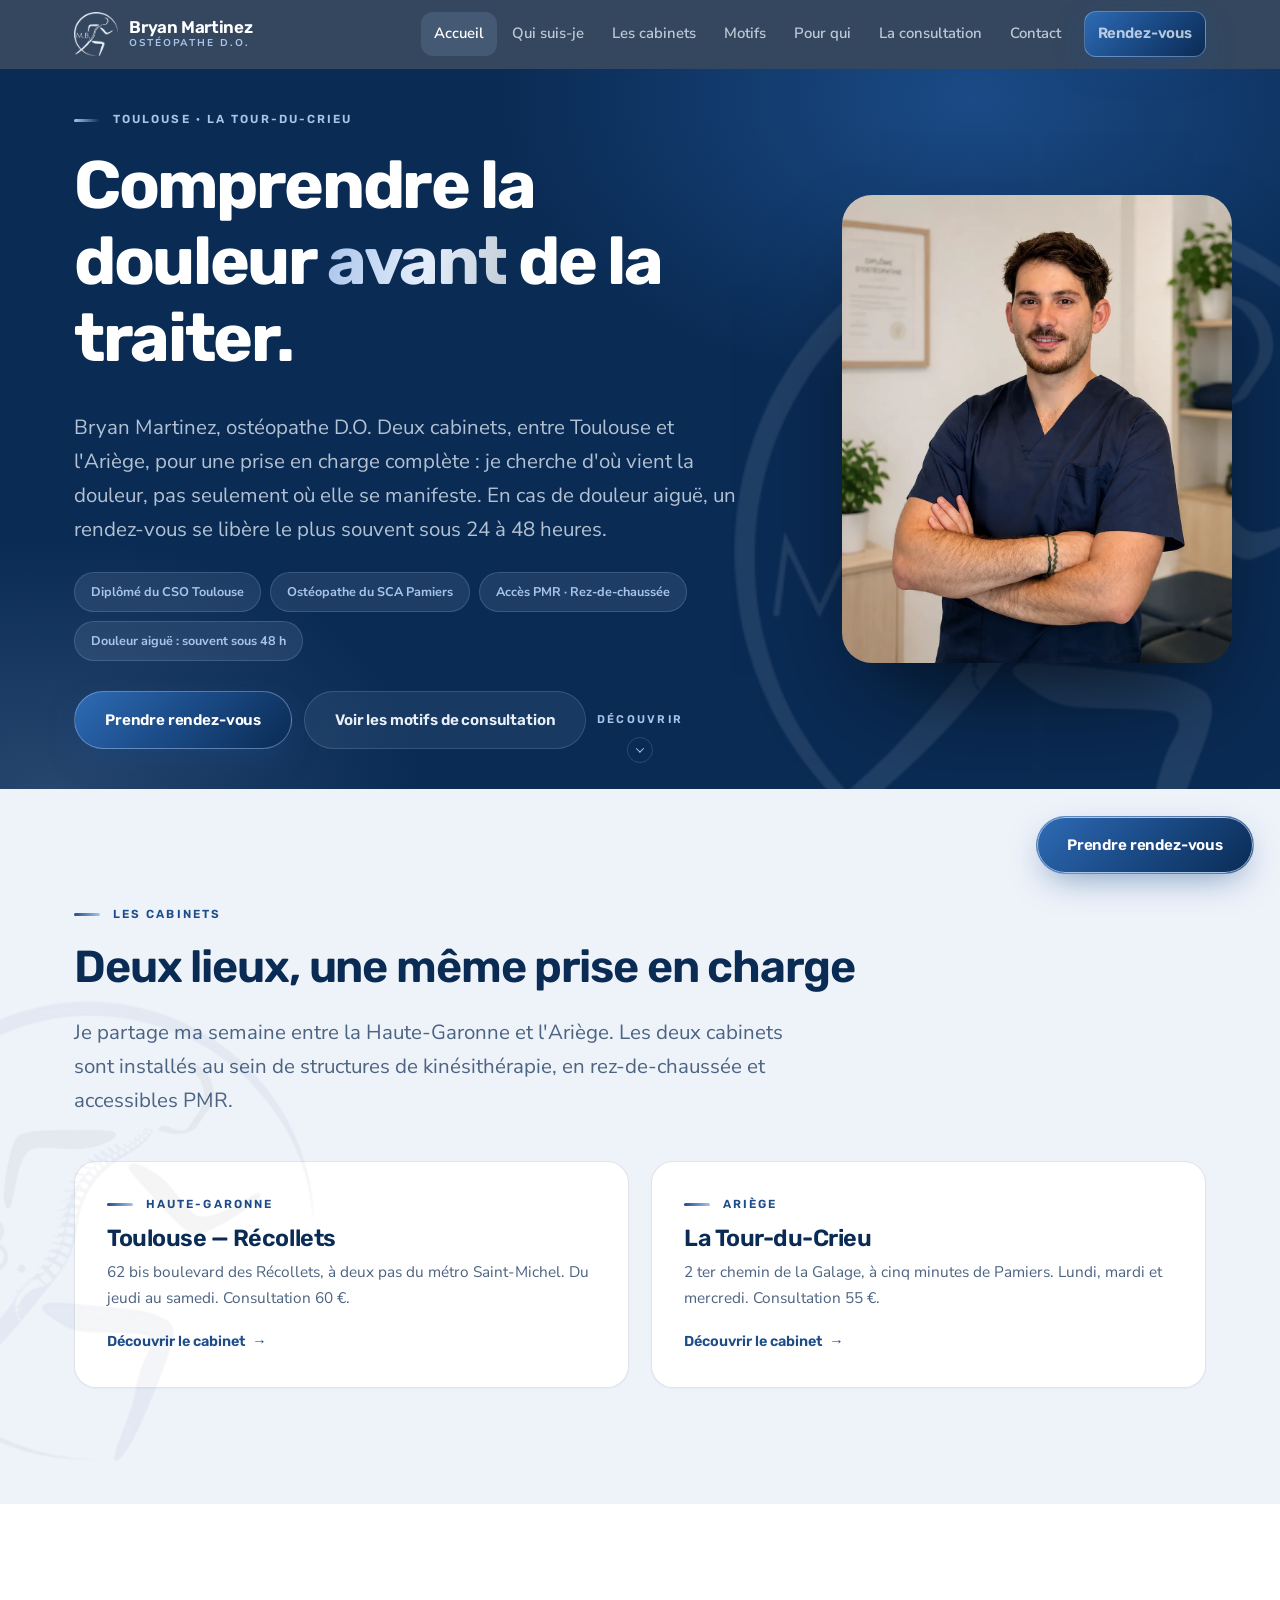
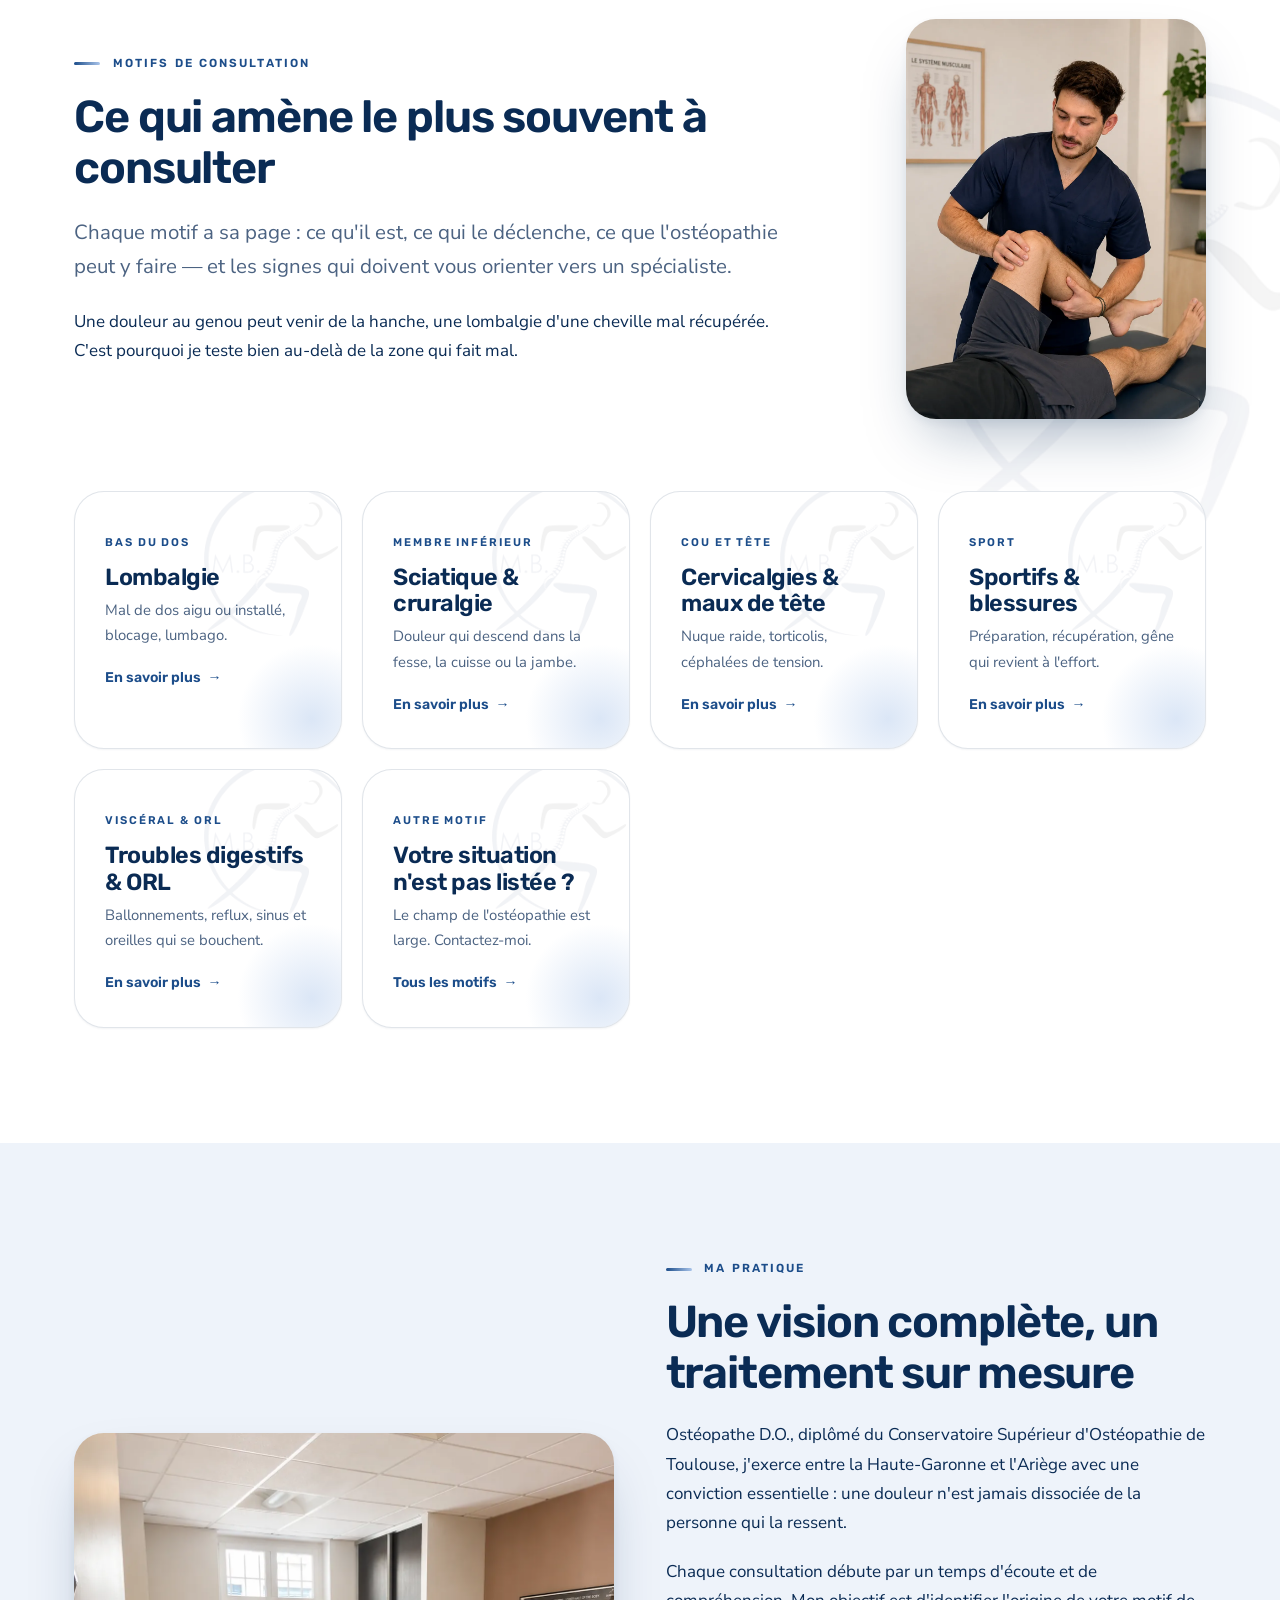
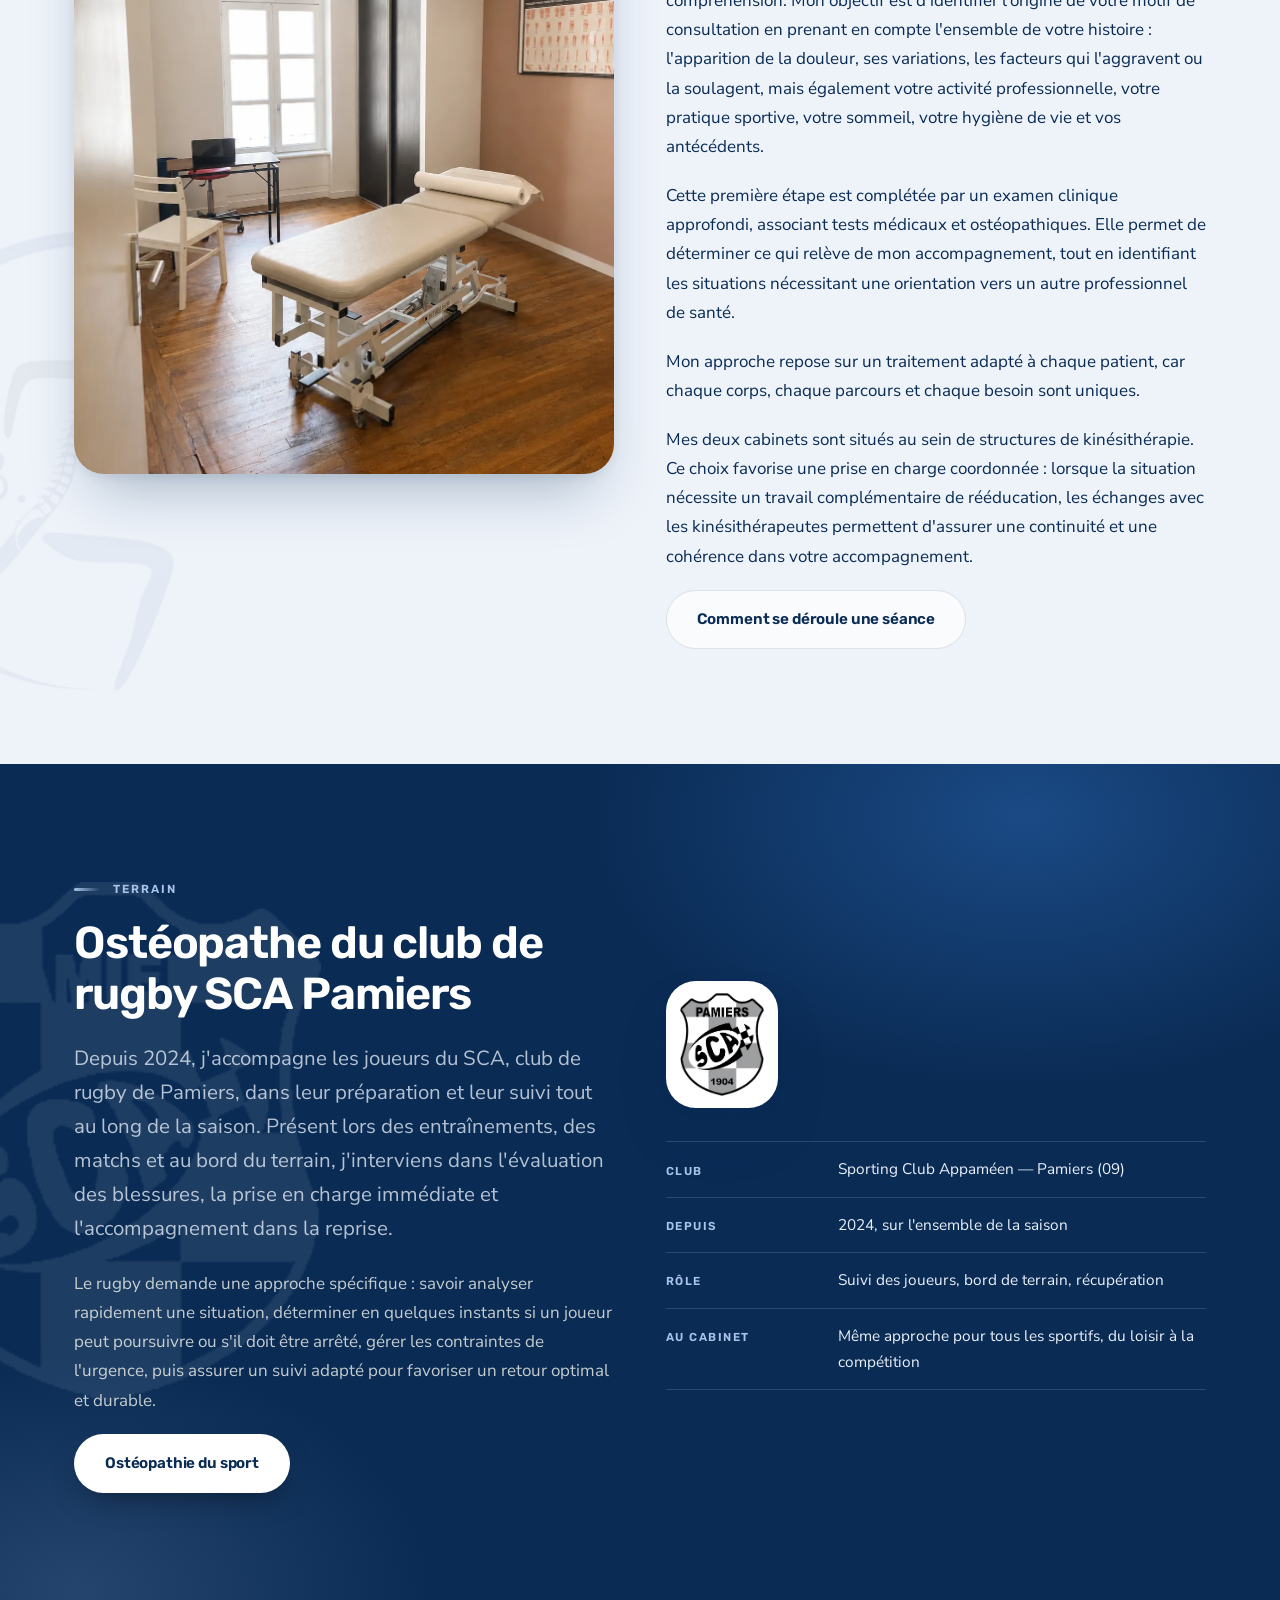
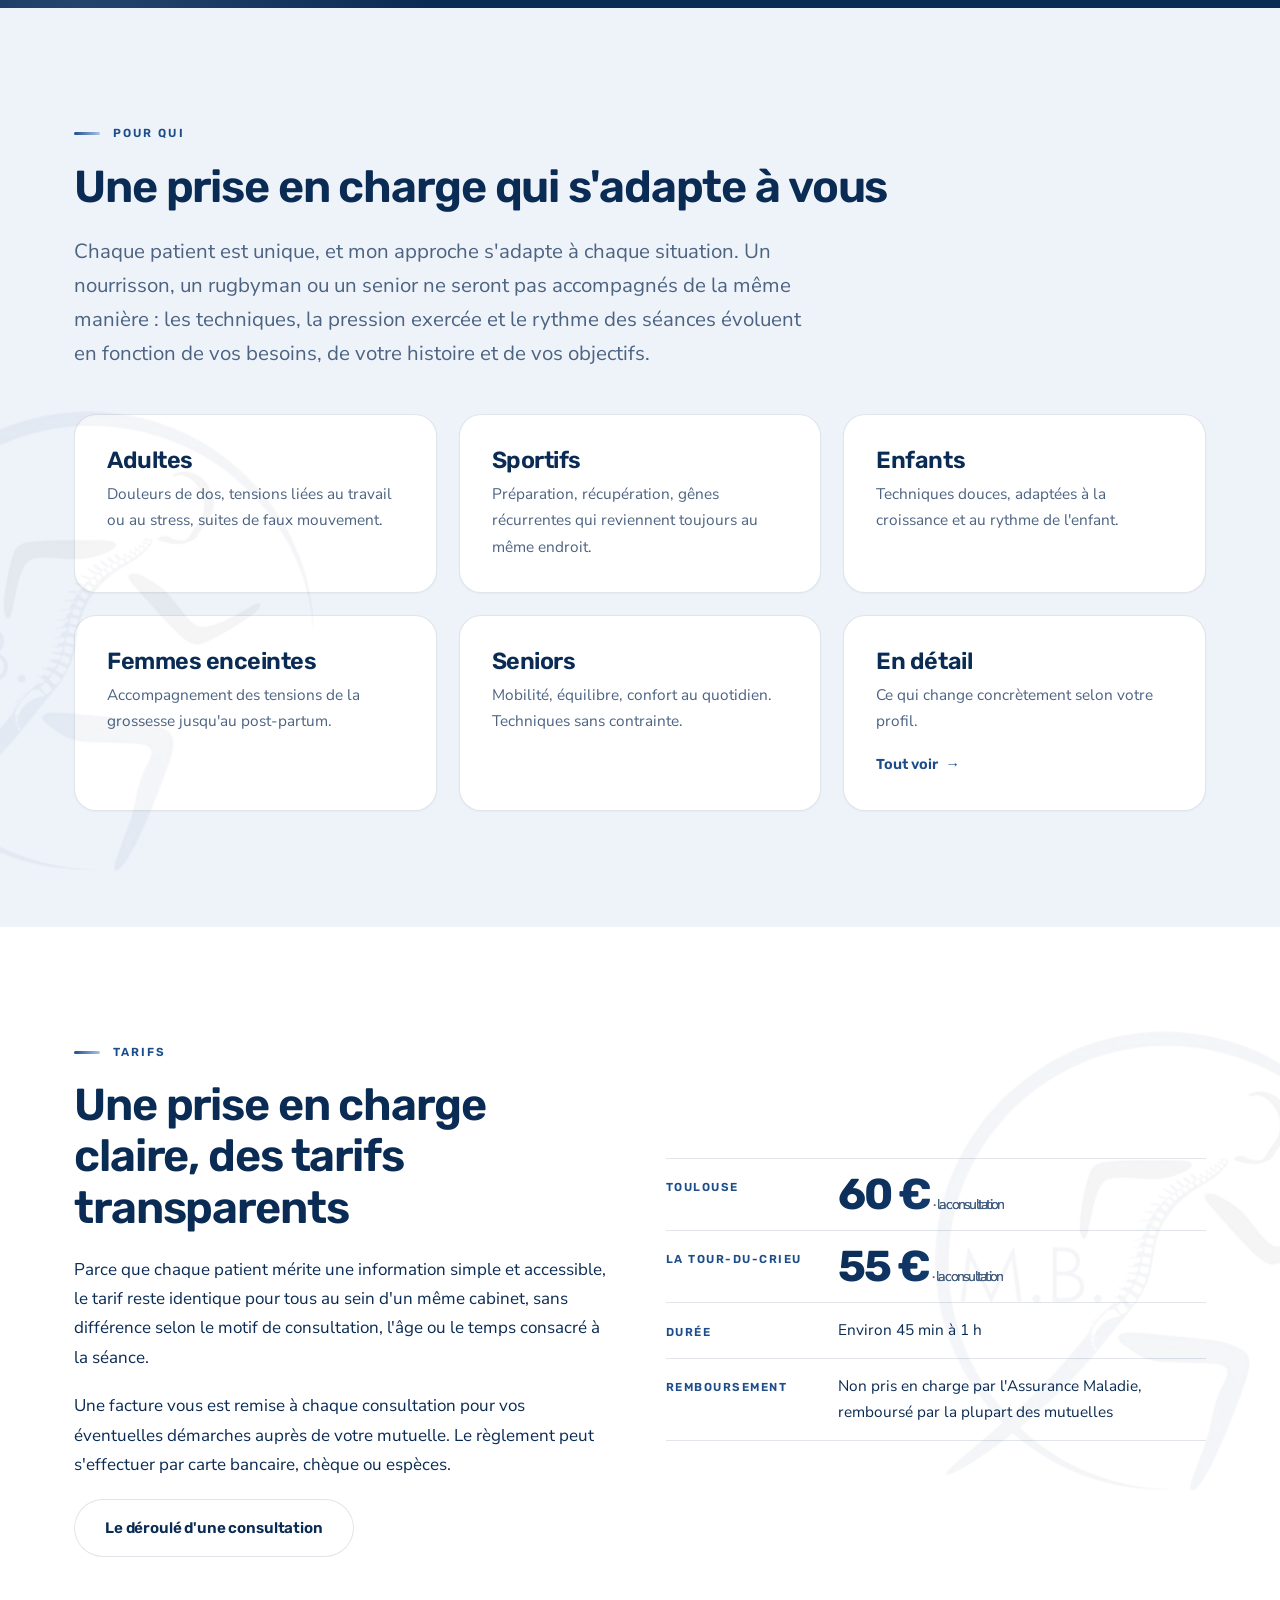
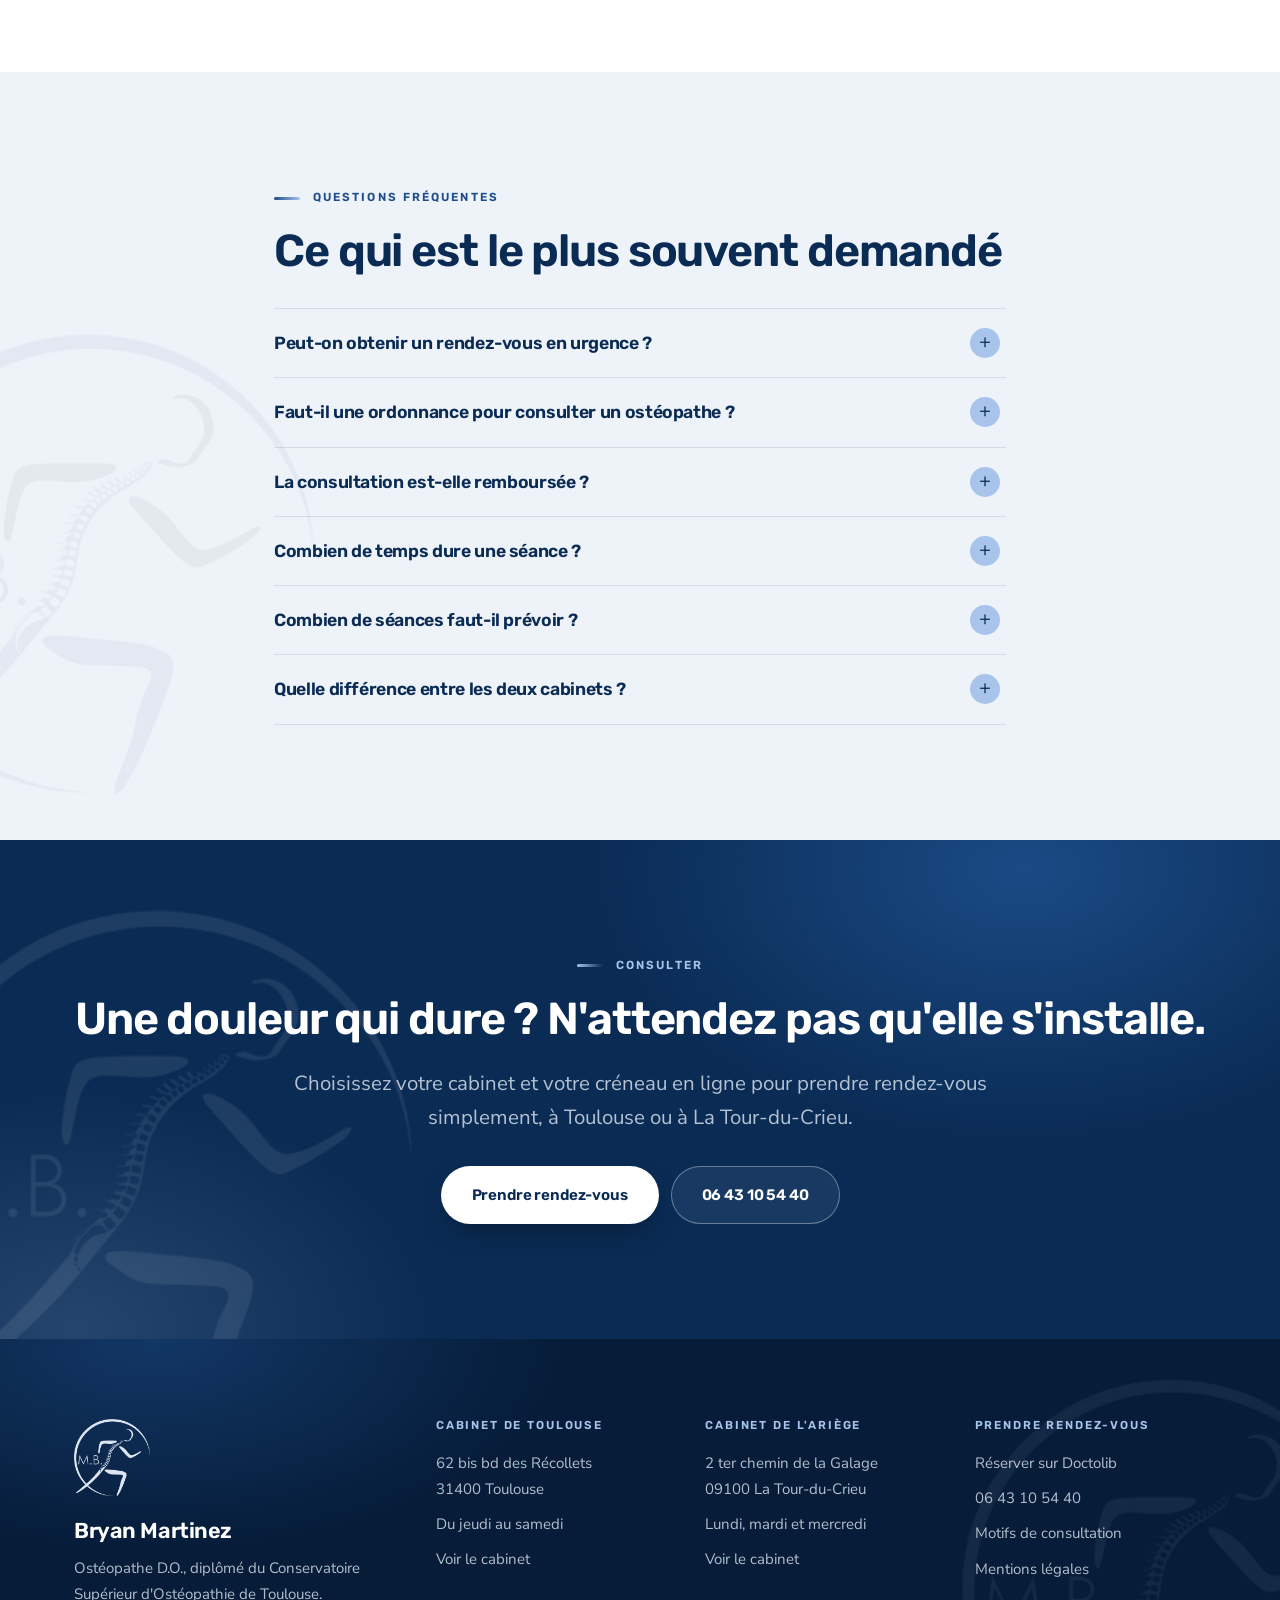
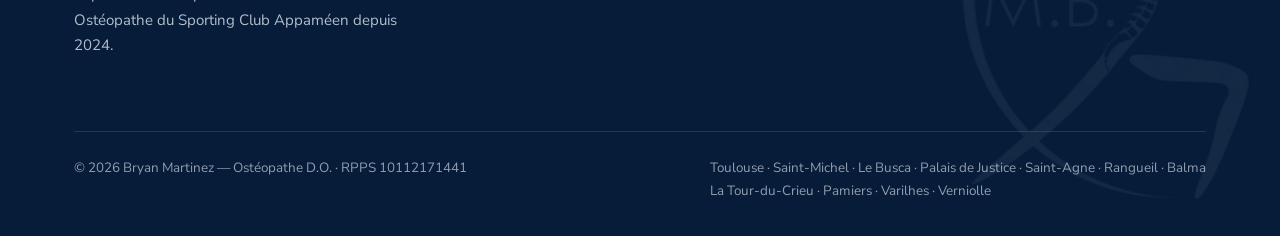
<file: index.html>
<!DOCTYPE html>
<html lang="fr">
<head>
<meta charset="utf-8">
<meta name="viewport" content="width=device-width, initial-scale=1">
<title>Ostéopathe à Toulouse et La Tour-du-Crieu | Bryan Martinez D.O.</title>
<meta name="description" content="Bryan Martinez, ostéopathe D.O. à Toulouse Saint-Michel et La Tour-du-Crieu (09). Rendez-vous en ligne, souvent sous 24-48 h. Ostéopathe du SCA Pamiers.">
<link rel="canonical" href="https://bryanmartinez-osteopathe.fr/">
<meta name="robots" content="index, follow, max-snippet:-1, max-image-preview:large">
<meta name="author" content="Bryan Martinez">
<meta name="geo.region" content="FR-OCC">

<meta property="og:type" content="website">
<meta property="og:locale" content="fr_FR">
<meta property="og:site_name" content="Bryan Martinez — Ostéopathe D.O.">
<meta property="og:title" content="Ostéopathe à Toulouse et La Tour-du-Crieu | Bryan Martinez D.O.">
<meta property="og:description" content="Bryan Martinez, ostéopathe D.O. à Toulouse Saint-Michel et La Tour-du-Crieu (09). Rendez-vous en ligne, souvent sous 24-48 h. Ostéopathe du SCA Pamiers.">
<meta property="og:url" content="https://bryanmartinez-osteopathe.fr/">
<meta property="og:image" content="https://bryanmartinez-osteopathe.fr/assets/bryan-martinez-osteopathe.jpg">
<meta name="twitter:card" content="summary_large_image">

<link rel="preconnect" href="https://fonts.googleapis.com">
<link rel="preconnect" href="https://fonts.gstatic.com" crossorigin>
<link href="https://fonts.googleapis.com/css2?family=Rubik:wght@400;500;600;700&family=Nunito+Sans:opsz,wght@6..12,400;6..12,600;6..12,700&display=swap" rel="stylesheet">
<link rel="preload" as="style" href="assets/styles.css">
<link rel="stylesheet" href="assets/styles.css">
<link rel="icon" type="image/webp" href="assets/favicon.webp">

<script type="application/ld+json">{
  "@context":"https://schema.org",
  "@type":"Physician",
  "@id":"https://bryanmartinez-osteopathe.fr/#bryan-martinez",
  "name":"Bryan Martinez",
  "honorificSuffix":"Ostéopathe D.O.",
  "jobTitle":"Ostéopathe D.O.",
  "medicalSpecialty":"Osteopathic",
  "image":"https://bryanmartinez-osteopathe.fr/assets/bryan-martinez-osteopathe.jpg",
  "url":"https://bryanmartinez-osteopathe.fr/",
  "telephone":"+33643105440",
  "alumniOf":{"@type":"CollegeOrUniversity","name":"Conservatoire Supérieur d'Ostéopathie de Toulouse"},
  "identifier":{"@type":"PropertyValue","name":"RPPS","value":"10112171441"},
  "areaServed":["Toulouse","Saint-Michel","Le Busca","Palais de Justice","Saint-Agne","Rangueil","Balma","La Tour-du-Crieu","Pamiers","Varilhes","Verniolle","Saint-Jean-du-Falga"],
  "worksFor":[{"@id":"https://bryanmartinez-osteopathe.fr/#cabinet-toulouse"},{"@id":"https://bryanmartinez-osteopathe.fr/#cabinet-latourducrieu"}],
  "memberOf":{"@type":"SportsTeam","name":"Sporting Club Appaméen","location":"Pamiers, Ariège"},
  "knowsAbout":["Ostéopathie","Lombalgie","Sciatique","Cervicalgie","Ostéopathie du sport","Ostéopathie viscérale"],
  "sameAs":["https://www.doctolib.fr/osteopathe/toulouse/bryan-martinez"]
}</script>
<script type="application/ld+json">{
  "@context":"https://schema.org",
  "@type":["MedicalClinic","LocalBusiness"],
  "@id":"https://bryanmartinez-osteopathe.fr/#cabinet-toulouse",
  "name":"Bryan Martinez — Ostéopathe D.O. Toulouse Récollets",
  "medicalSpecialty":"Osteopathic",
  "image":"https://bryanmartinez-osteopathe.fr/assets/cabinet-osteopathie-toulouse-recollets-salle.jpg",
  "url":"https://bryanmartinez-osteopathe.fr/cabinet-toulouse.html",
  "telephone":"+33643105440",
  "priceRange":"60 €",
  "currenciesAccepted":"EUR",
  "isAccessibleForFree":false,
  "address":{"@type":"PostalAddress","streetAddress":"62 bis boulevard des Récollets",
    "addressLocality":"Toulouse","postalCode":"31400","addressRegion":"Occitanie","addressCountry":"FR"},
  "geo":{"@type":"GeoCoordinates","latitude":43.5793,"longitude":1.4460},
  "openingHoursSpecification":[
    {"@type":"OpeningHoursSpecification","dayOfWeek":["Thursday","Friday","Saturday"]}
  ],
  "areaServed":["Toulouse","Saint-Michel","Le Busca","Palais de Justice","Saint-Agne","Rangueil","Empalot","Croix-de-Pierre","Balma"],
  "availableService":{"@type":"MedicalTherapy","name":"Consultation d'ostéopathie"},
  "potentialAction":{"@type":"ReserveAction","target":"https://www.doctolib.fr/osteopathe/toulouse/bryan-martinez"},
  "sameAs":["https://www.doctolib.fr/osteopathe/toulouse/bryan-martinez"]
}</script>
<script type="application/ld+json">{
  "@context":"https://schema.org",
  "@type":["MedicalClinic","LocalBusiness"],
  "@id":"https://bryanmartinez-osteopathe.fr/#cabinet-latourducrieu",
  "name":"Bryan Martinez — Ostéopathe D.O. La Tour-du-Crieu",
  "medicalSpecialty":"Osteopathic",
  "image":"https://bryanmartinez-osteopathe.fr/assets/cabinet-osteopathie-la-tour-du-crieu-salle.jpg",
  "url":"https://bryanmartinez-osteopathe.fr/cabinet-la-tour-du-crieu.html",
  "telephone":"+33643105440",
  "priceRange":"55 €",
  "currenciesAccepted":"EUR",
  "address":{"@type":"PostalAddress","streetAddress":"2 ter chemin de la Galage",
    "addressLocality":"La Tour-du-Crieu","postalCode":"09100","addressRegion":"Occitanie","addressCountry":"FR"},
  "geo":{"@type":"GeoCoordinates","latitude":43.1128,"longitude":1.6428},
  "openingHoursSpecification":[
    {"@type":"OpeningHoursSpecification","dayOfWeek":["Monday","Tuesday","Wednesday"]}
  ],
  "areaServed":["La Tour-du-Crieu","Pamiers","Varilhes","Verniolle","Saint-Jean-du-Falga"],
  "availableService":{"@type":"MedicalTherapy","name":"Consultation d'ostéopathie"},
  "potentialAction":{"@type":"ReserveAction","target":"https://www.doctolib.fr/osteopathe/toulouse/bryan-martinez"},
  "sameAs":["https://www.doctolib.fr/osteopathe/toulouse/bryan-martinez"]
}</script>
<script type="application/ld+json">{"@context":"https://schema.org","@type":"FAQPage","mainEntity":[{"@type":"Question","name":"Peut-on obtenir un rendez-vous en urgence ?","acceptedAnswer":{"@type":"Answer","text":"Je ne bloque pas de créneaux réservés à l'urgence, mais en pratique une douleur aiguë trouve le plus souvent une place sous 24 à 48 heures. Les disponibilités réelles des deux cabinets sont visibles en direct sur Doctolib, y compris les annulations de dernière minute. Attention toutefois : une véritable urgence médicale — traumatisme important, perte de force, douleur thoracique, fièvre élevée — relève du 15 ou des urgences, pas de l'ostéopathie."}},{"@type":"Question","name":"Faut-il une ordonnance pour consulter un ostéopathe ?","acceptedAnswer":{"@type":"Answer","text":"Non. L'ostéopathie est une profession à accès direct : vous pouvez prendre rendez-vous sans passer par votre médecin. Cela ne remplace pas un avis médical, et je vous réoriente vers un spécialiste lorsque c'est nécessaire."}},{"@type":"Question","name":"La consultation est-elle remboursée ?","acceptedAnswer":{"@type":"Answer","text":"L'Assurance Maladie ne rembourse pas l'ostéopathie, mais la grande majorité des mutuelles prennent en charge tout ou partie de la séance, souvent entre 3 et 5 consultations par an. Une facture vous est remise à chaque séance pour votre remboursement."}},{"@type":"Question","name":"Combien de temps dure une séance ?","acceptedAnswer":{"@type":"Answer","text":"Comptez environ 45 minutes à une heure, échange initial et examen compris. Le temps nécessaire pour comprendre avant de traiter."}},{"@type":"Question","name":"Combien de séances faut-il prévoir ?","acceptedAnswer":{"@type":"Answer","text":"Cela dépend entièrement de votre situation. Une gêne récente se règle souvent en une à deux séances ; une douleur installée depuis des mois demande généralement un suivi plus progressif. Je vous donne mon avis dès la fin de la première consultation."}},{"@type":"Question","name":"Quelle différence entre les deux cabinets ?","acceptedAnswer":{"@type":"Answer","text":"Aucune sur la prise en charge : même matériel, même approche. Le cabinet de Toulouse se trouve boulevard des Récollets, à côté du métro Saint-Michel, et j'y consulte du jeudi au samedi. Celui de La Tour-du-Crieu, en Ariège, est ouvert le lundi, le mardi et le mercredi."}}]}</script>
</head>
<body>

<div class="progression" aria-hidden="true"></div>

<header class="entete">
  <div class="entete-in">
    <a class="logo" href="index.html">
      <img src="assets/logo-entete.webp" alt="Logo de Bryan Martinez, ostéopathe D.O." width="44" height="44">
      <span class="logo-txt"><b>Bryan Martinez</b><span>Ostéopathe D.O.</span></span>
    </a>
    <button class="burger" aria-expanded="false" aria-label="Ouvrir le menu" aria-controls="menu-principal">
      <span></span><span></span><span></span>
    </button>
    <nav class="nav" id="menu-principal" aria-label="Navigation principale">
      <a href="index.html" aria-current="page">Accueil</a>
      <a href="qui-suis-je.html">Qui suis-je</a>
      <a href="cabinets.html">Les cabinets</a>
      <a href="motifs.html">Motifs</a>
      <a href="pour-qui.html">Pour qui</a>
      <a href="consultation.html">La consultation</a>
      <a href="contact.html">Contact</a>
      <a class="btn btn-primaire" style="margin-left:8px" href="https://www.doctolib.fr/osteopathe/toulouse/bryan-martinez" target="_blank" rel="noopener">Rendez-vous</a>
    </nav>
  </div>
</header>


<main>

<section class="hero hero-plein">
  <div class="hero-scene">
    <div class="hero-grille">
      <div>
        <span class="eyebrow reveal">Toulouse · La Tour-du-Crieu</span>
        <h1 class="reveal d1">Comprendre la douleur <em>avant</em> de la traiter.</h1>
        <p class="lead reveal d2">Bryan Martinez, ostéopathe D.O. Deux cabinets, entre Toulouse et l'Ariège,
        pour une prise en charge complète : je cherche d'où vient la douleur, pas seulement où elle se manifeste.
        En cas de douleur aiguë, un rendez-vous se libère le plus souvent sous 24 à 48 heures.</p>
        <div class="hero-meta reveal d2">
          <span class="puce">Diplômé du CSO Toulouse</span>
          <span class="puce">Ostéopathe du SCA Pamiers</span>
          <span class="puce">Accès PMR · Rez-de-chaussée</span>
          <span class="puce">Douleur aiguë : souvent sous 48 h</span>
        </div>
        <div class="btns reveal d3">
          <a class="btn btn-primaire" href="https://www.doctolib.fr/osteopathe/toulouse/bryan-martinez" target="_blank" rel="noopener">Prendre rendez-vous</a>
          <a class="btn btn-ghost" href="motifs.html">Voir les motifs de consultation</a>
        </div>
      </div>
      <div class="medaillon reveal d1">
        <picture><source srcset="assets/bryan-martinez-osteopathe.webp" type="image/webp"><img src="assets/bryan-martinez-osteopathe.jpg" alt="Bryan Martinez, ostéopathe D.O. à Toulouse et La Tour-du-Crieu" width="1086" height="1448" fetchpriority="high"></picture>
      </div>
    </div>
    <a class="hero-invite" href="#suite">Découvrir<i></i></a>
  </div>
</section>

<section id="suite">
  <div class="wrap">
    <span class="eyebrow reveal">Les cabinets</span>
    <h2 class="reveal">Deux lieux, une même prise en charge</h2>
    <p class="lead reveal d1">Je partage ma semaine entre la Haute-Garonne et l'Ariège.
    Les deux cabinets sont installés au sein de structures de kinésithérapie, en rez-de-chaussée et accessibles PMR.</p>
    <div class="grille g2" style="margin-top:44px">
      <a class="carte reveal d1" href="cabinet-toulouse.html">
        <span class="eyebrow" style="margin-bottom:.7rem">Haute-Garonne</span>
        <h3>Toulouse — Récollets</h3>
        <p>62 bis boulevard des Récollets, à deux pas du métro Saint-Michel. Du jeudi au samedi. Consultation 60 €.</p>
        <span class="fleche">Découvrir le cabinet</span>
      </a>
      <a class="carte reveal d2" href="cabinet-la-tour-du-crieu.html">
        <span class="eyebrow" style="margin-bottom:.7rem">Ariège</span>
        <h3>La Tour-du-Crieu</h3>
        <p>2 ter chemin de la Galage, à cinq minutes de Pamiers. Lundi, mardi et mercredi. Consultation 55 €.</p>
        <span class="fleche">Découvrir le cabinet</span>
      </a>
    </div>
  </div>
</section>

<section class="sec-paper2">
  <div class="wrap">
    <div class="duo duo-photo-petite" style="margin-bottom:clamp(44px,6vw,72px)">
      <div class="reveal">
        <span class="eyebrow">Motifs de consultation</span>
        <h2>Ce qui amène le plus souvent à consulter</h2>
        <p class="lead">Chaque motif a sa page : ce qu'il est, ce qui le déclenche, ce que l'ostéopathie
        peut y faire — et les signes qui doivent vous orienter vers un spécialiste.</p>
        <p>Une douleur au genou peut venir de la hanche, une lombalgie d'une cheville mal récupérée.
        C'est pourquoi je teste bien au-delà de la zone qui fait mal.</p>
      </div>
      <div class="reveal d1"><picture><source srcset="assets/bryan-martinez-osteopathe-consultation.webp" type="image/webp"><img src="assets/bryan-martinez-osteopathe-consultation.jpg" alt="Bryan Martinez, ostéopathe, mobilise le genou d'un patient au cours d'une consultation" width="1086" height="1448" loading="lazy" decoding="async"></picture></div>
    </div>
    <div class="flottants reveal" style="margin-top:0">
      <a class="flottant" href="motif-lombalgie.html">
        <span class="zone">Bas du dos</span><h3>Lombalgie</h3>
        <p>Mal de dos aigu ou installé, blocage, lumbago.</p><span class="fleche">En savoir plus</span>
      </a>
      <a class="flottant" href="motif-sciatique-cruralgie.html">
        <span class="zone">Membre inférieur</span><h3>Sciatique &amp; cruralgie</h3>
        <p>Douleur qui descend dans la fesse, la cuisse ou la jambe.</p><span class="fleche">En savoir plus</span>
      </a>
      <a class="flottant" href="motif-cervicalgies-maux-de-tete.html">
        <span class="zone">Cou et tête</span><h3>Cervicalgies &amp; maux de tête</h3>
        <p>Nuque raide, torticolis, céphalées de tension.</p><span class="fleche">En savoir plus</span>
      </a>
      <a class="flottant" href="motif-sportifs.html">
        <span class="zone">Sport</span><h3>Sportifs &amp; blessures</h3>
        <p>Préparation, récupération, gêne qui revient à l'effort.</p><span class="fleche">En savoir plus</span>
      </a>
      <a class="flottant" href="motif-digestif-orl.html">
        <span class="zone">Viscéral &amp; ORL</span><h3>Troubles digestifs &amp; ORL</h3>
        <p>Ballonnements, reflux, sinus et oreilles qui se bouchent.</p><span class="fleche">En savoir plus</span>
      </a>
      <a class="flottant" href="motifs.html">
        <span class="zone">Autre motif</span><h3>Votre situation n'est pas listée&nbsp;?</h3>
        <p>Le champ de l'ostéopathie est large. Contactez-moi.</p><span class="fleche">Tous les motifs</span>
      </a>
    </div>
  </div>
</section>

<section>
  <div class="wrap duo">
    <div class="reveal">
      <picture><source srcset="assets/cabinet-osteopathie-toulouse-recollets-salle.webp" type="image/webp"><img src="assets/cabinet-osteopathie-toulouse-recollets-salle.jpg" alt="Salle de consultation du cabinet d'ostéopathie de Toulouse Récollets" width="1086" height="1289" loading="lazy" decoding="async"></picture>
    </div>
    <div class="reveal d1">
      <span class="eyebrow">Ma pratique</span>
      <h2>Une vision complète, un traitement sur mesure</h2>
      <p>Ostéopathe D.O., diplômé du Conservatoire Supérieur d'Ostéopathie de Toulouse, j'exerce entre
      la Haute-Garonne et l'Ariège avec une conviction essentielle : une douleur n'est jamais dissociée
      de la personne qui la ressent.</p>
      <p>Chaque consultation débute par un temps d'écoute et de compréhension. Mon objectif est
      d'identifier l'origine de votre motif de consultation en prenant en compte l'ensemble de votre
      histoire : l'apparition de la douleur, ses variations, les facteurs qui l'aggravent ou la soulagent,
      mais également votre activité professionnelle, votre pratique sportive, votre sommeil, votre
      hygiène de vie et vos antécédents.</p>
      <p>Cette première étape est complétée par un examen clinique approfondi, associant tests médicaux
      et ostéopathiques. Elle permet de déterminer ce qui relève de mon accompagnement, tout en
      identifiant les situations nécessitant une orientation vers un autre professionnel de santé.</p>
      <p>Mon approche repose sur un traitement adapté à chaque patient, car chaque corps, chaque parcours
      et chaque besoin sont uniques.</p>
      <p>Mes deux cabinets sont situés au sein de structures de kinésithérapie. Ce choix favorise une
      prise en charge coordonnée : lorsque la situation nécessite un travail complémentaire de
      rééducation, les échanges avec les kinésithérapeutes permettent d'assurer une continuité et une
      cohérence dans votre accompagnement.</p>
      <a class="btn btn-ghost" href="consultation.html">Comment se déroule une séance</a>
    </div>
  </div>
</section>

<section class="sec-pin sec-sca">
  <div class="wrap duo">
    <div>
      <span class="eyebrow reveal">Terrain</span>
      <h2 class="reveal">Ostéopathe du club de rugby SCA Pamiers</h2>
      <p class="lead reveal d1">Depuis 2024, j'accompagne les joueurs du SCA, club de rugby de Pamiers,
      dans leur préparation et leur suivi tout au long de la saison. Présent lors des entraînements, des
      matchs et au bord du terrain, j'interviens dans l'évaluation des blessures, la prise en charge
      immédiate et l'accompagnement dans la reprise.</p>
      <p class="reveal d1" style="color:rgba(237,239,233,.82)">Le rugby demande une approche spécifique :
      savoir analyser rapidement une situation, déterminer en quelques instants si un joueur peut
      poursuivre ou s'il doit être arrêté, gérer les contraintes de l'urgence, puis assurer un suivi
      adapté pour favoriser un retour optimal et durable.</p>
      <div class="btns reveal d2"><a class="btn btn-clair" href="motif-sportifs.html">Ostéopathie du sport</a></div>
    </div>
    <div class="reveal d1">
      <a class="lien-sca" href="https://www.sca-pamiers.com/" target="_blank" rel="noopener"><img class="badge-sca" src="assets/sca-badge.webp" alt="Logo du Sporting Club Appaméen, club de rugby de Pamiers" width="193" height="237" loading="lazy"></a>
      <ul class="infos" style="margin-top:0">
        <li><strong>Club</strong> Sporting Club Appaméen — Pamiers (09)</li>
        <li><strong>Depuis</strong> 2024, sur l'ensemble de la saison</li>
        <li><strong>Rôle</strong> Suivi des joueurs, bord de terrain, récupération</li>
        <li><strong>Au cabinet</strong> Même approche pour tous les sportifs, du loisir à la compétition</li>
      </ul>
    </div>
  </div>
</section>

<section>
  <div class="wrap">
    <span class="eyebrow reveal">Pour qui</span>
    <h2 class="reveal">Une prise en charge qui s'adapte à vous</h2>
    <p class="lead reveal d1">Chaque patient est unique, et mon approche s'adapte à chaque situation.
    Un nourrisson, un rugbyman ou un senior ne seront pas accompagnés de la même manière : les techniques,
    la pression exercée et le rythme des séances évoluent en fonction de vos besoins, de votre histoire
    et de vos objectifs.</p>
    <div class="grille g3" style="margin-top:44px">
      <div class="carte reveal d1"><h3>Adultes</h3><p>Douleurs de dos, tensions liées au travail ou au stress, suites de faux mouvement.</p></div>
      <div class="carte reveal d1"><h3>Sportifs</h3><p>Préparation, récupération, gênes récurrentes qui reviennent toujours au même endroit.</p></div>
      <div class="carte reveal d2"><h3>Enfants</h3><p>Techniques douces, adaptées à la croissance et au rythme de l'enfant.</p></div>
      <div class="carte reveal d2"><h3>Femmes enceintes</h3><p>Accompagnement des tensions de la grossesse jusqu'au post-partum.</p></div>
      <div class="carte reveal d3"><h3>Seniors</h3><p>Mobilité, équilibre, confort au quotidien. Techniques sans contrainte.</p></div>
      <a class="carte reveal d3" href="pour-qui.html"><h3>En détail</h3><p>Ce qui change concrètement selon votre profil.</p><span class="fleche">Tout voir</span></a>
    </div>
  </div>
</section>

<section class="sec-paper2">
  <div class="wrap">
    <div class="duo">
      <div class="reveal">
        <span class="eyebrow">Tarifs</span>
        <h2>Une prise en charge claire, des tarifs transparents</h2>
        <p>Parce que chaque patient mérite une information simple et accessible, le tarif reste identique
        pour tous au sein d'un même cabinet, sans différence selon le motif de consultation, l'âge ou le
        temps consacré à la séance.</p>
        <p>Une facture vous est remise à chaque consultation pour vos éventuelles démarches auprès de
        votre mutuelle. Le règlement peut s'effectuer par carte bancaire, chèque ou espèces.</p>
        <a class="btn btn-ghost" href="consultation.html">Le déroulé d'une consultation</a>
      </div>
      <div class="reveal d1">
        <ul class="infos" style="margin-top:0">
          <li><strong>Toulouse</strong> <span class="prix">60 €<small> · la consultation</small></span></li>
          <li><strong>La Tour-du-Crieu</strong> <span class="prix">55 €<small> · la consultation</small></span></li>
          <li><strong>Durée</strong> Environ 45 min à 1 h</li>
          <li><strong>Remboursement</strong> Non pris en charge par l'Assurance Maladie, remboursé par la plupart des mutuelles</li>
        </ul>
      </div>
    </div>
  </div>
</section>

<section>
  <div class="wrap-etroit">
    <span class="eyebrow reveal">Questions fréquentes</span>
    <h2 class="reveal">Ce qui est le plus souvent demandé</h2>
    <div class="faq reveal">
<details><summary>Peut-on obtenir un rendez-vous en urgence ?</summary><div class="rep"><p>Je ne bloque pas de créneaux réservés à l'urgence, mais en pratique une douleur aiguë trouve le plus souvent une place sous 24 à 48 heures. Les disponibilités réelles des deux cabinets sont visibles en direct sur Doctolib, y compris les annulations de dernière minute. Attention toutefois : une véritable urgence médicale — traumatisme important, perte de force, douleur thoracique, fièvre élevée — relève du 15 ou des urgences, pas de l'ostéopathie.</p></div></details>
<details><summary>Faut-il une ordonnance pour consulter un ostéopathe ?</summary><div class="rep"><p>Non. L'ostéopathie est une profession à accès direct : vous pouvez prendre rendez-vous sans passer par votre médecin. Cela ne remplace pas un avis médical, et je vous réoriente vers un spécialiste lorsque c'est nécessaire.</p></div></details>
<details><summary>La consultation est-elle remboursée ?</summary><div class="rep"><p>L'Assurance Maladie ne rembourse pas l'ostéopathie, mais la grande majorité des mutuelles prennent en charge tout ou partie de la séance, souvent entre 3 et 5 consultations par an. Une facture vous est remise à chaque séance pour votre remboursement.</p></div></details>
<details><summary>Combien de temps dure une séance ?</summary><div class="rep"><p>Comptez environ 45 minutes à une heure, échange initial et examen compris. Le temps nécessaire pour comprendre avant de traiter.</p></div></details>
<details><summary>Combien de séances faut-il prévoir ?</summary><div class="rep"><p>Cela dépend entièrement de votre situation. Une gêne récente se règle souvent en une à deux séances ; une douleur installée depuis des mois demande généralement un suivi plus progressif. Je vous donne mon avis dès la fin de la première consultation.</p></div></details>
<details><summary>Quelle différence entre les deux cabinets ?</summary><div class="rep"><p>Aucune sur la prise en charge : même matériel, même approche. Le cabinet de Toulouse se trouve boulevard des Récollets, à côté du métro Saint-Michel, et j'y consulte du jeudi au samedi. Celui de La Tour-du-Crieu, en Ariège, est ouvert le lundi, le mardi et le mercredi.</p></div></details>
</div>
  </div>
</section>

<section class="sec-pin">
  <div class="wrap cta-bande">
    <span class="eyebrow reveal">Consulter</span>
    <h2 class="reveal">Une douleur qui dure ? N'attendez pas qu'elle s'installe.</h2>
    <p class="lead reveal d1">Choisissez votre cabinet et votre créneau en ligne pour prendre rendez-vous
    simplement, à Toulouse ou à La Tour-du-Crieu.</p>
    <div class="btns reveal d2" style="justify-content:center">
      <a class="btn btn-clair" href="https://www.doctolib.fr/osteopathe/toulouse/bryan-martinez" target="_blank" rel="noopener">Prendre rendez-vous</a>
      <a class="btn btn-ghost" style="border-color:rgba(255,255,255,.35);color:#fff" href="tel:+33643105440">06 43 10 54 40</a>
    </div>
  </div>
</section>

</main>

<footer class="pied">
  <div class="wrap">
    <div class="pied-grille">
      <div>
        <img class="pied-logo" src="assets/logo-pied.webp" alt="" width="76" height="77" loading="lazy">
        <div class="marque">Bryan Martinez</div>
        <p>Ostéopathe D.O., diplômé du Conservatoire Supérieur d'Ostéopathie de Toulouse.<br>
        Ostéopathe du Sporting Club Appaméen depuis 2024.</p>
      </div>
      <div>
        <h3>Cabinet de Toulouse</h3>
        <ul>
          <li>62 bis bd des Récollets<br>31400 Toulouse</li>
          <li>Du jeudi au samedi</li>
          <li><a href="cabinet-toulouse.html">Voir le cabinet</a></li>
        </ul>
      </div>
      <div>
        <h3>Cabinet de l'Ariège</h3>
        <ul>
          <li>2 ter chemin de la Galage<br>09100 La Tour-du-Crieu</li>
          <li>Lundi, mardi et mercredi</li>
          <li><a href="cabinet-la-tour-du-crieu.html">Voir le cabinet</a></li>
        </ul>
      </div>
      <div>
        <h3>Prendre rendez-vous</h3>
        <ul>
          <li><a href="https://www.doctolib.fr/osteopathe/toulouse/bryan-martinez" target="_blank" rel="noopener">Réserver sur Doctolib</a></li>
          <li><a href="tel:+33643105440">06 43 10 54 40</a></li>
          <li><a href="motifs.html">Motifs de consultation</a></li>
          <li><a href="mentions-legales.html">Mentions légales</a></li>
        </ul>
      </div>
    </div>
    <div class="pied-bas">
      <span>© <span id="annee">2026</span> Bryan Martinez — Ostéopathe D.O. · RPPS 10112171441</span>
      <span>Toulouse · Saint-Michel · Le Busca · Palais de Justice · Saint-Agne · Rangueil · Balma<br>La Tour-du-Crieu · Pamiers · Varilhes · Verniolle</span>
    </div>
  </div>
</footer>

<a class="btn btn-primaire rdv-flottant" href="https://www.doctolib.fr/osteopathe/toulouse/bryan-martinez" target="_blank" rel="noopener">
  Prendre rendez-vous
</a>

<script src="assets/script.js" defer></script>
<script>document.getElementById('annee').textContent=new Date().getFullYear();</script>
</body>
</html>
</file>
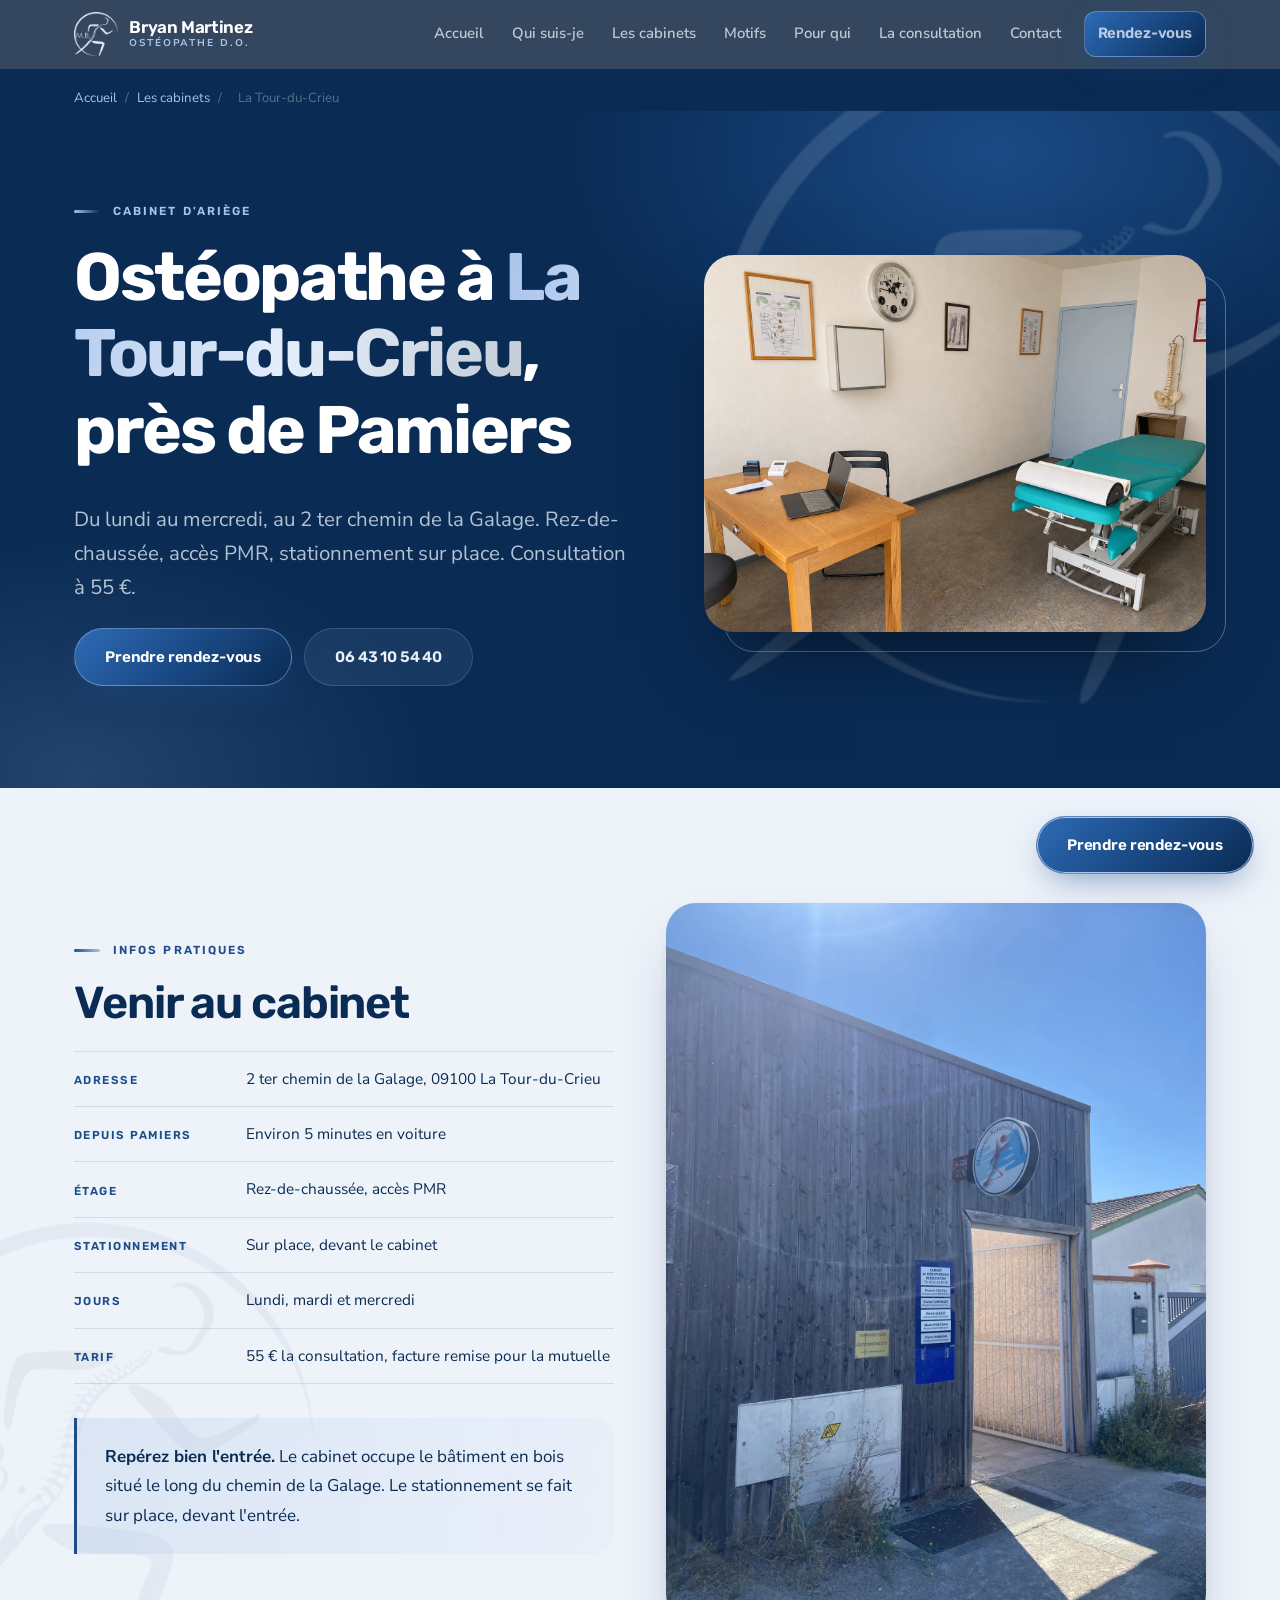
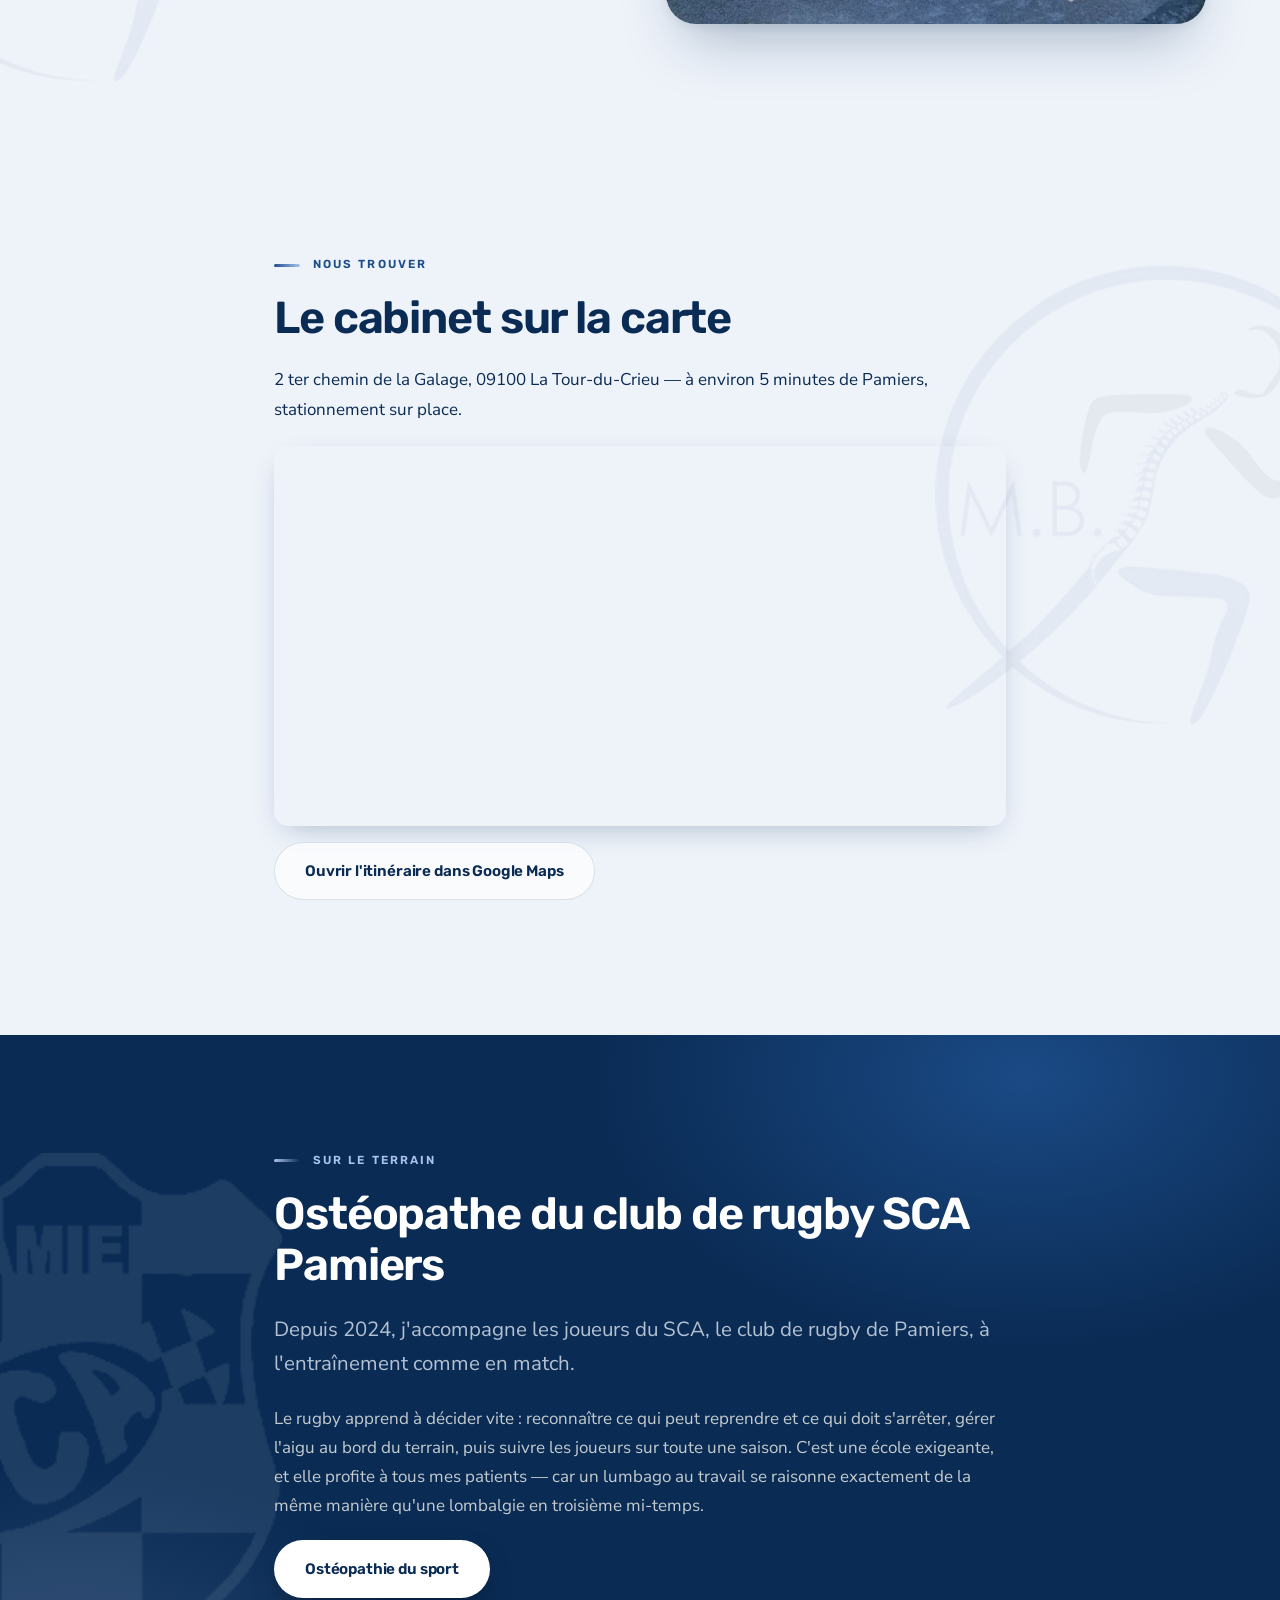
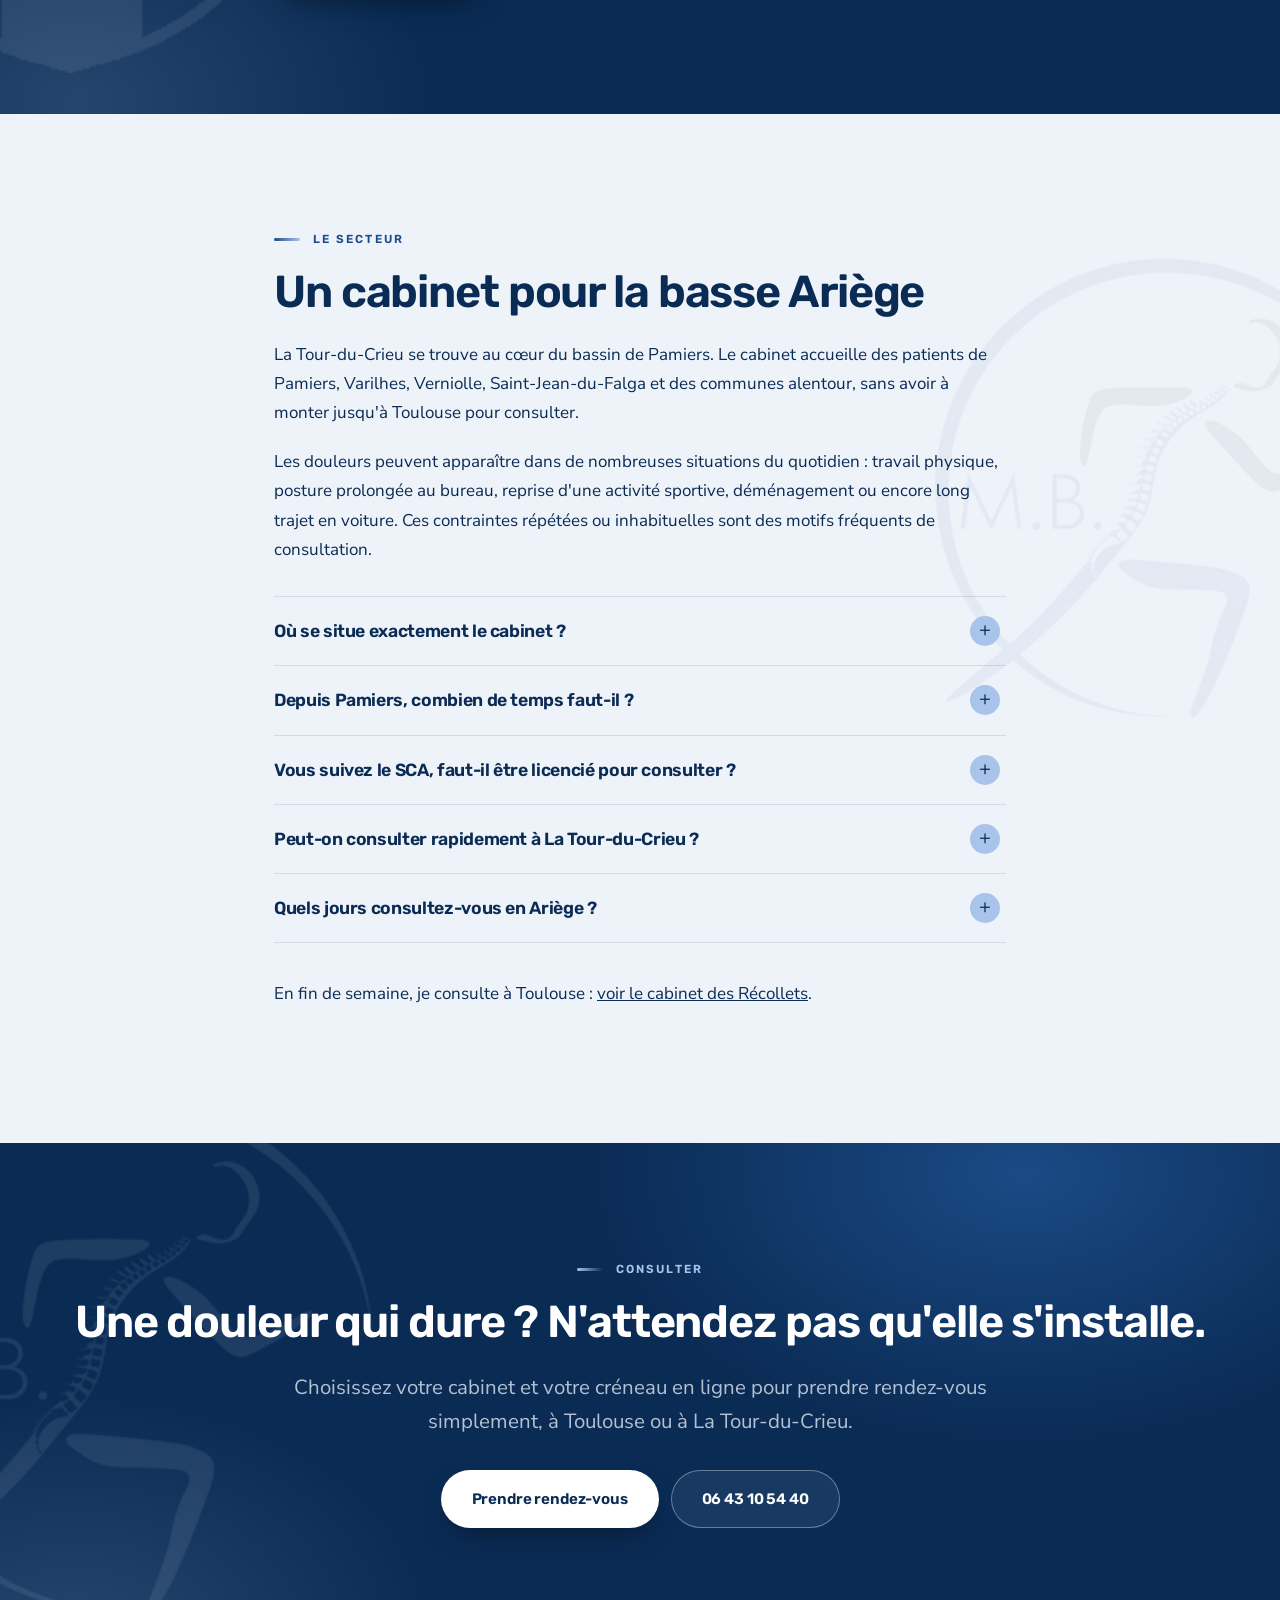
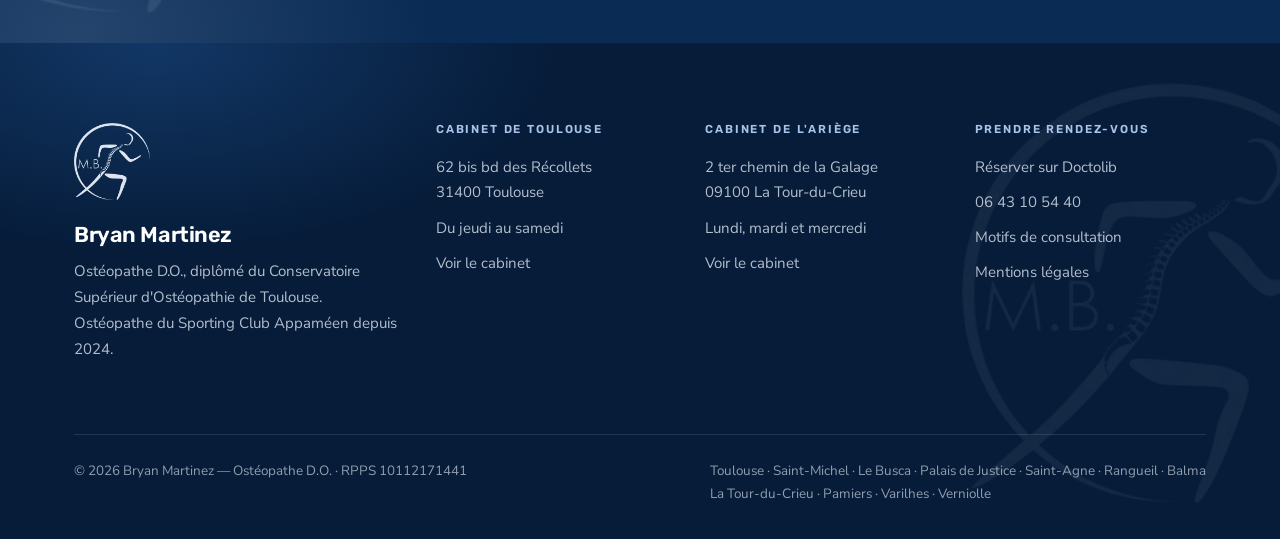
<file: cabinet-la-tour-du-crieu.html>
<!DOCTYPE html>
<html lang="fr">
<head>
<meta charset="utf-8">
<meta name="viewport" content="width=device-width, initial-scale=1">
<title>Ostéopathe à La Tour-du-Crieu, près de Pamiers (09) | Bryan Martinez</title>
<meta name="description" content="Ostéopathe à La Tour-du-Crieu, 2 ter chemin de la Galage, à 5 min de Pamiers. Du lundi au mercredi, 55 €. Accès PMR, parking sur place.">
<link rel="canonical" href="https://bryanmartinez-osteopathe.fr/cabinet-la-tour-du-crieu.html">
<meta name="robots" content="index, follow, max-snippet:-1, max-image-preview:large">
<meta name="author" content="Bryan Martinez">
<meta name="geo.region" content="FR-OCC">

<meta property="og:type" content="website">
<meta property="og:locale" content="fr_FR">
<meta property="og:site_name" content="Bryan Martinez — Ostéopathe D.O.">
<meta property="og:title" content="Ostéopathe à La Tour-du-Crieu, près de Pamiers (09) | Bryan Martinez">
<meta property="og:description" content="Ostéopathe à La Tour-du-Crieu, 2 ter chemin de la Galage, à 5 min de Pamiers. Du lundi au mercredi, 55 €. Accès PMR, parking sur place.">
<meta property="og:url" content="https://bryanmartinez-osteopathe.fr/cabinet-la-tour-du-crieu.html">
<meta property="og:image" content="https://bryanmartinez-osteopathe.fr/assets/cabinet-osteopathie-la-tour-du-crieu-salle.jpg">
<meta name="twitter:card" content="summary_large_image">

<link rel="preconnect" href="https://fonts.googleapis.com">
<link rel="preconnect" href="https://fonts.gstatic.com" crossorigin>
<link href="https://fonts.googleapis.com/css2?family=Rubik:wght@400;500;600;700&family=Nunito+Sans:opsz,wght@6..12,400;6..12,600;6..12,700&display=swap" rel="stylesheet">
<link rel="preload" as="style" href="assets/styles.css">
<link rel="stylesheet" href="assets/styles.css">
<link rel="icon" type="image/webp" href="assets/favicon.webp">

<script type="application/ld+json">{
  "@context":"https://schema.org",
  "@type":["MedicalClinic","LocalBusiness"],
  "@id":"https://bryanmartinez-osteopathe.fr/#cabinet-latourducrieu",
  "name":"Bryan Martinez — Ostéopathe D.O. La Tour-du-Crieu",
  "medicalSpecialty":"Osteopathic",
  "image":"https://bryanmartinez-osteopathe.fr/assets/cabinet-osteopathie-la-tour-du-crieu-salle.jpg",
  "url":"https://bryanmartinez-osteopathe.fr/cabinet-la-tour-du-crieu.html",
  "telephone":"+33643105440",
  "priceRange":"55 €",
  "currenciesAccepted":"EUR",
  "address":{"@type":"PostalAddress","streetAddress":"2 ter chemin de la Galage",
    "addressLocality":"La Tour-du-Crieu","postalCode":"09100","addressRegion":"Occitanie","addressCountry":"FR"},
  "geo":{"@type":"GeoCoordinates","latitude":43.1128,"longitude":1.6428},
  "openingHoursSpecification":[
    {"@type":"OpeningHoursSpecification","dayOfWeek":["Monday","Tuesday","Wednesday"]}
  ],
  "areaServed":["La Tour-du-Crieu","Pamiers","Varilhes","Verniolle","Saint-Jean-du-Falga"],
  "availableService":{"@type":"MedicalTherapy","name":"Consultation d'ostéopathie"},
  "potentialAction":{"@type":"ReserveAction","target":"https://www.doctolib.fr/osteopathe/toulouse/bryan-martinez"},
  "sameAs":["https://www.doctolib.fr/osteopathe/toulouse/bryan-martinez"]
}</script>
<script type="application/ld+json">{"@context":"https://schema.org","@type":"FAQPage","mainEntity":[{"@type":"Question","name":"Où se situe exactement le cabinet ?","acceptedAnswer":{"@type":"Answer","text":"Au 2 ter chemin de la Galage, à La Tour-du-Crieu, dans le bâtiment en bois situé le long du chemin. Le stationnement se fait sur place, devant l'entrée."}},{"@type":"Question","name":"Depuis Pamiers, combien de temps faut-il ?","acceptedAnswer":{"@type":"Answer","text":"Environ cinq minutes en voiture. Le cabinet est également à quelques minutes de Varilhes, Verniolle et Saint-Jean-du-Falga."}},{"@type":"Question","name":"Vous suivez le SCA, faut-il être licencié pour consulter ?","acceptedAnswer":{"@type":"Answer","text":"Pas du tout. Le suivi du Sporting Club Appaméen est une activité en parallèle du cabinet, qui reste ouvert à tous : enfants, adultes, femmes enceintes, seniors, sportifs licenciés ou non."}},{"@type":"Question","name":"Peut-on consulter rapidement à La Tour-du-Crieu ?","acceptedAnswer":{"@type":"Answer","text":"En pratique oui : une douleur aiguë trouve le plus souvent un rendez-vous sous 24 à 48 heures, du lundi au mercredi. C'est souvent plus rapide qu'en cherchant un ostéopathe à Pamiers même. Les créneaux disponibles apparaissent en direct sur Doctolib."}},{"@type":"Question","name":"Quels jours consultez-vous en Ariège ?","acceptedAnswer":{"@type":"Answer","text":"Le lundi, le mardi et le mercredi. La fin de semaine, je consulte à Toulouse. Les créneaux disponibles sont visibles en direct sur Doctolib."}}]}</script>
<script type="application/ld+json">{"@context":"https://schema.org","@type":"BreadcrumbList","itemListElement":[{"@type":"ListItem","position":1,"name":"Accueil","item":"https://bryanmartinez-osteopathe.fr/"},{"@type":"ListItem","position":2,"name":"Les cabinets","item":"https://bryanmartinez-osteopathe.fr/cabinets.html"},{"@type":"ListItem","position":3,"name":"La Tour-du-Crieu","item":"https://bryanmartinez-osteopathe.fr/"}]}</script>
</head>
<body>

<div class="progression" aria-hidden="true"></div>

<header class="entete">
  <div class="entete-in">
    <a class="logo" href="index.html">
      <img src="assets/logo-entete.webp" alt="Logo de Bryan Martinez, ostéopathe D.O." width="44" height="44">
      <span class="logo-txt"><b>Bryan Martinez</b><span>Ostéopathe D.O.</span></span>
    </a>
    <button class="burger" aria-expanded="false" aria-label="Ouvrir le menu" aria-controls="menu-principal">
      <span></span><span></span><span></span>
    </button>
    <nav class="nav" id="menu-principal" aria-label="Navigation principale">
      <a href="index.html">Accueil</a>
      <a href="qui-suis-je.html">Qui suis-je</a>
      <a href="cabinets.html">Les cabinets</a>
      <a href="motifs.html">Motifs</a>
      <a href="pour-qui.html">Pour qui</a>
      <a href="consultation.html">La consultation</a>
      <a href="contact.html">Contact</a>
      <a class="btn btn-primaire" style="margin-left:8px" href="https://www.doctolib.fr/osteopathe/toulouse/bryan-martinez" target="_blank" rel="noopener">Rendez-vous</a>
    </nav>
  </div>
</header>

<div class="ariane-bande"><nav class="ariane wrap" aria-label="Fil d'Ariane"><a href="index.html">Accueil</a><span>/</span><a href="cabinets.html">Les cabinets</a><span>/</span><span aria-current="page">La Tour-du-Crieu</span></nav></div>
<main>

<section class="hero">
  <div class="wrap hero-grille">
    <div>
      <span class="eyebrow reveal">Cabinet d'Ariège</span>
      <h1 class="reveal d1">Ostéopathe à <em>La Tour-du-Crieu</em>, près de Pamiers</h1>
      <p class="lead reveal d2">Du lundi au mercredi, au 2 ter chemin de la Galage. Rez-de-chaussée,
      accès PMR, stationnement sur place. Consultation à 55 €.</p>
      <div class="btns reveal d3">
        <a class="btn btn-primaire" href="https://www.doctolib.fr/osteopathe/toulouse/bryan-martinez" target="_blank" rel="noopener">Prendre rendez-vous</a>
        <a class="btn btn-ghost" href="tel:+33643105440">06 43 10 54 40</a>
      </div>
    </div>
    <div class="hero-photo reveal d1"><picture><source srcset="assets/cabinet-osteopathie-la-tour-du-crieu-salle.webp" type="image/webp"><img src="assets/cabinet-osteopathie-la-tour-du-crieu-salle.jpg" alt="Salle de consultation du cabinet d'ostéopathie de La Tour-du-Crieu" width="1448" height="1086" fetchpriority="high"></picture></div>
  </div>
</section>

<section>
  <div class="wrap">
    <div class="duo">
      <div class="reveal">
        <span class="eyebrow">Infos pratiques</span>
        <h2>Venir au cabinet</h2>
        <ul class="infos" style="margin-top:0">
          <li><strong>Adresse</strong> 2 ter chemin de la Galage, 09100 La Tour-du-Crieu</li>
          <li><strong>Depuis Pamiers</strong> Environ 5 minutes en voiture</li>
          <li><strong>Étage</strong> Rez-de-chaussée, accès PMR</li>
          <li><strong>Stationnement</strong> Sur place, devant le cabinet</li>
          <li><strong>Jours</strong> Lundi, mardi et mercredi</li>
          <li><strong>Tarif</strong> 55 € la consultation, facture remise pour la mutuelle</li>
        </ul>
        <div class="alerte">
          <p><strong>Repérez bien l'entrée.</strong> Le cabinet occupe le bâtiment en bois situé le
          long du chemin de la Galage. Le stationnement se fait sur place, devant l'entrée.</p>
        </div>
      </div>
      <div class="reveal d1"><picture><source srcset="assets/cabinet-osteopathie-la-tour-du-crieu-entree.webp" type="image/webp"><img src="assets/cabinet-osteopathie-la-tour-du-crieu-entree.jpg" alt="Entrée du cabinet d'ostéopathie, 2 ter chemin de la Galage à La Tour-du-Crieu" width="1350" height="1800" loading="lazy" decoding="async"></picture></div>
    </div>
  </div>
</section>
<section>
  <div class="wrap-etroit">
    <span class="eyebrow reveal">Nous trouver</span>
    <h2 class="reveal">Le cabinet sur la carte</h2>
    <p class="reveal d1" style="margin-bottom:22px">2 ter chemin de la Galage, 09100 La Tour-du-Crieu —
    à environ 5 minutes de Pamiers, stationnement sur place.</p>

    <div class="reveal d1" style="border-radius:14px;overflow:hidden;line-height:0;box-shadow:0 10px 30px -12px rgba(10,43,84,.35)">
      <iframe
        title="Carte du cabinet d'ostéopathie, 2 ter chemin de la Galage à La Tour-du-Crieu"
        src="https://maps.google.com/maps?q=2%20ter%20chemin%20de%20la%20Galage%2009100%20La%20Tour-du-Crieu&amp;z=16&amp;output=embed"
        width="100%" height="380" style="border:0;display:block"
        loading="lazy" referrerpolicy="no-referrer-when-downgrade"></iframe>
    </div>

    <p class="reveal d1" style="margin-top:16px">
      <a class="btn btn-ghost" href="https://www.google.com/maps/search/?api=1&amp;query=2+ter+chemin+de+la+Galage+09100+La+Tour-du-Crieu" target="_blank" rel="noopener">Ouvrir l'itinéraire dans Google Maps</a>
    </p>
  </div>
</section>
<section class="sec-pin sec-sca">
  <div class="wrap-etroit">
    <span class="eyebrow reveal">Sur le terrain</span>
    <h2 class="reveal">Ostéopathe du club de rugby SCA Pamiers</h2>
    <p class="lead reveal d1">Depuis 2024, j'accompagne les joueurs du SCA, le club de rugby de Pamiers,
    à l'entraînement comme en match.</p>
    <p class="reveal d1" style="color:rgba(237,239,233,.82)">Le rugby apprend à décider vite : reconnaître ce qui peut reprendre et ce
    qui doit s'arrêter, gérer l'aigu au bord du terrain, puis suivre les joueurs sur toute une saison.
    C'est une école exigeante, et elle profite à tous mes patients — car un lumbago au travail se
    raisonne exactement de la même manière qu'une lombalgie en troisième mi-temps.</p>
    <div class="btns reveal d2"><a class="btn btn-clair" href="motif-sportifs.html">Ostéopathie du sport</a></div>
  </div>
</section>

<section>
  <div class="wrap-etroit">
    <span class="eyebrow reveal">Le secteur</span>
    <h2 class="reveal">Un cabinet pour la basse Ariège</h2>
    <p class="reveal d1">La Tour-du-Crieu se trouve au cœur du bassin de Pamiers. Le cabinet accueille
    des patients de Pamiers, Varilhes, Verniolle, Saint-Jean-du-Falga et des communes alentour, sans
    avoir à monter jusqu'à Toulouse pour consulter.</p>
    <p class="reveal d1">Les douleurs peuvent apparaître dans de nombreuses situations du quotidien :
    travail physique, posture prolongée au bureau, reprise d'une activité sportive, déménagement ou
    encore long trajet en voiture. Ces contraintes répétées ou inhabituelles sont des motifs fréquents
    de consultation.</p>
    <div class="faq reveal">
<details><summary>Où se situe exactement le cabinet ?</summary><div class="rep"><p>Au 2 ter chemin de la Galage, à La Tour-du-Crieu, dans le bâtiment en bois situé le long du chemin. Le stationnement se fait sur place, devant l'entrée.</p></div></details>
<details><summary>Depuis Pamiers, combien de temps faut-il ?</summary><div class="rep"><p>Environ cinq minutes en voiture. Le cabinet est également à quelques minutes de Varilhes, Verniolle et Saint-Jean-du-Falga.</p></div></details>
<details><summary>Vous suivez le SCA, faut-il être licencié pour consulter ?</summary><div class="rep"><p>Pas du tout. Le suivi du Sporting Club Appaméen est une activité en parallèle du cabinet, qui reste ouvert à tous : enfants, adultes, femmes enceintes, seniors, sportifs licenciés ou non.</p></div></details>
<details><summary>Peut-on consulter rapidement à La Tour-du-Crieu ?</summary><div class="rep"><p>En pratique oui : une douleur aiguë trouve le plus souvent un rendez-vous sous 24 à 48 heures, du lundi au mercredi. C'est souvent plus rapide qu'en cherchant un ostéopathe à Pamiers même. Les créneaux disponibles apparaissent en direct sur Doctolib.</p></div></details>
<details><summary>Quels jours consultez-vous en Ariège ?</summary><div class="rep"><p>Le lundi, le mardi et le mercredi. La fin de semaine, je consulte à Toulouse. Les créneaux disponibles sont visibles en direct sur Doctolib.</p></div></details>
</div>
    <p class="reveal" style="margin-top:36px">En fin de semaine, je consulte à Toulouse :
    <a href="cabinet-toulouse.html">voir le cabinet des Récollets</a>.</p>
  </div>
</section>

<section class="sec-pin">
  <div class="wrap cta-bande">
    <span class="eyebrow reveal">Consulter</span>
    <h2 class="reveal">Une douleur qui dure ? N'attendez pas qu'elle s'installe.</h2>
    <p class="lead reveal d1">Choisissez votre cabinet et votre créneau en ligne pour prendre rendez-vous
    simplement, à Toulouse ou à La Tour-du-Crieu.</p>
    <div class="btns reveal d2" style="justify-content:center">
      <a class="btn btn-clair" href="https://www.doctolib.fr/osteopathe/toulouse/bryan-martinez" target="_blank" rel="noopener">Prendre rendez-vous</a>
      <a class="btn btn-ghost" style="border-color:rgba(255,255,255,.35);color:#fff" href="tel:+33643105440">06 43 10 54 40</a>
    </div>
  </div>
</section>

</main>

<footer class="pied">
  <div class="wrap">
    <div class="pied-grille">
      <div>
        <img class="pied-logo" src="assets/logo-pied.webp" alt="" width="76" height="77" loading="lazy">
        <div class="marque">Bryan Martinez</div>
        <p>Ostéopathe D.O., diplômé du Conservatoire Supérieur d'Ostéopathie de Toulouse.<br>
        Ostéopathe du Sporting Club Appaméen depuis 2024.</p>
      </div>
      <div>
        <h3>Cabinet de Toulouse</h3>
        <ul>
          <li>62 bis bd des Récollets<br>31400 Toulouse</li>
          <li>Du jeudi au samedi</li>
          <li><a href="cabinet-toulouse.html">Voir le cabinet</a></li>
        </ul>
      </div>
      <div>
        <h3>Cabinet de l'Ariège</h3>
        <ul>
          <li>2 ter chemin de la Galage<br>09100 La Tour-du-Crieu</li>
          <li>Lundi, mardi et mercredi</li>
          <li><a href="cabinet-la-tour-du-crieu.html">Voir le cabinet</a></li>
        </ul>
      </div>
      <div>
        <h3>Prendre rendez-vous</h3>
        <ul>
          <li><a href="https://www.doctolib.fr/osteopathe/toulouse/bryan-martinez" target="_blank" rel="noopener">Réserver sur Doctolib</a></li>
          <li><a href="tel:+33643105440">06 43 10 54 40</a></li>
          <li><a href="motifs.html">Motifs de consultation</a></li>
          <li><a href="mentions-legales.html">Mentions légales</a></li>
        </ul>
      </div>
    </div>
    <div class="pied-bas">
      <span>© <span id="annee">2026</span> Bryan Martinez — Ostéopathe D.O. · RPPS 10112171441</span>
      <span>Toulouse · Saint-Michel · Le Busca · Palais de Justice · Saint-Agne · Rangueil · Balma<br>La Tour-du-Crieu · Pamiers · Varilhes · Verniolle</span>
    </div>
  </div>
</footer>

<a class="btn btn-primaire rdv-flottant" href="https://www.doctolib.fr/osteopathe/toulouse/bryan-martinez" target="_blank" rel="noopener">
  Prendre rendez-vous
</a>

<script src="assets/script.js" defer></script>
<script>document.getElementById('annee').textContent=new Date().getFullYear();</script>
</body>
</html>
</file>
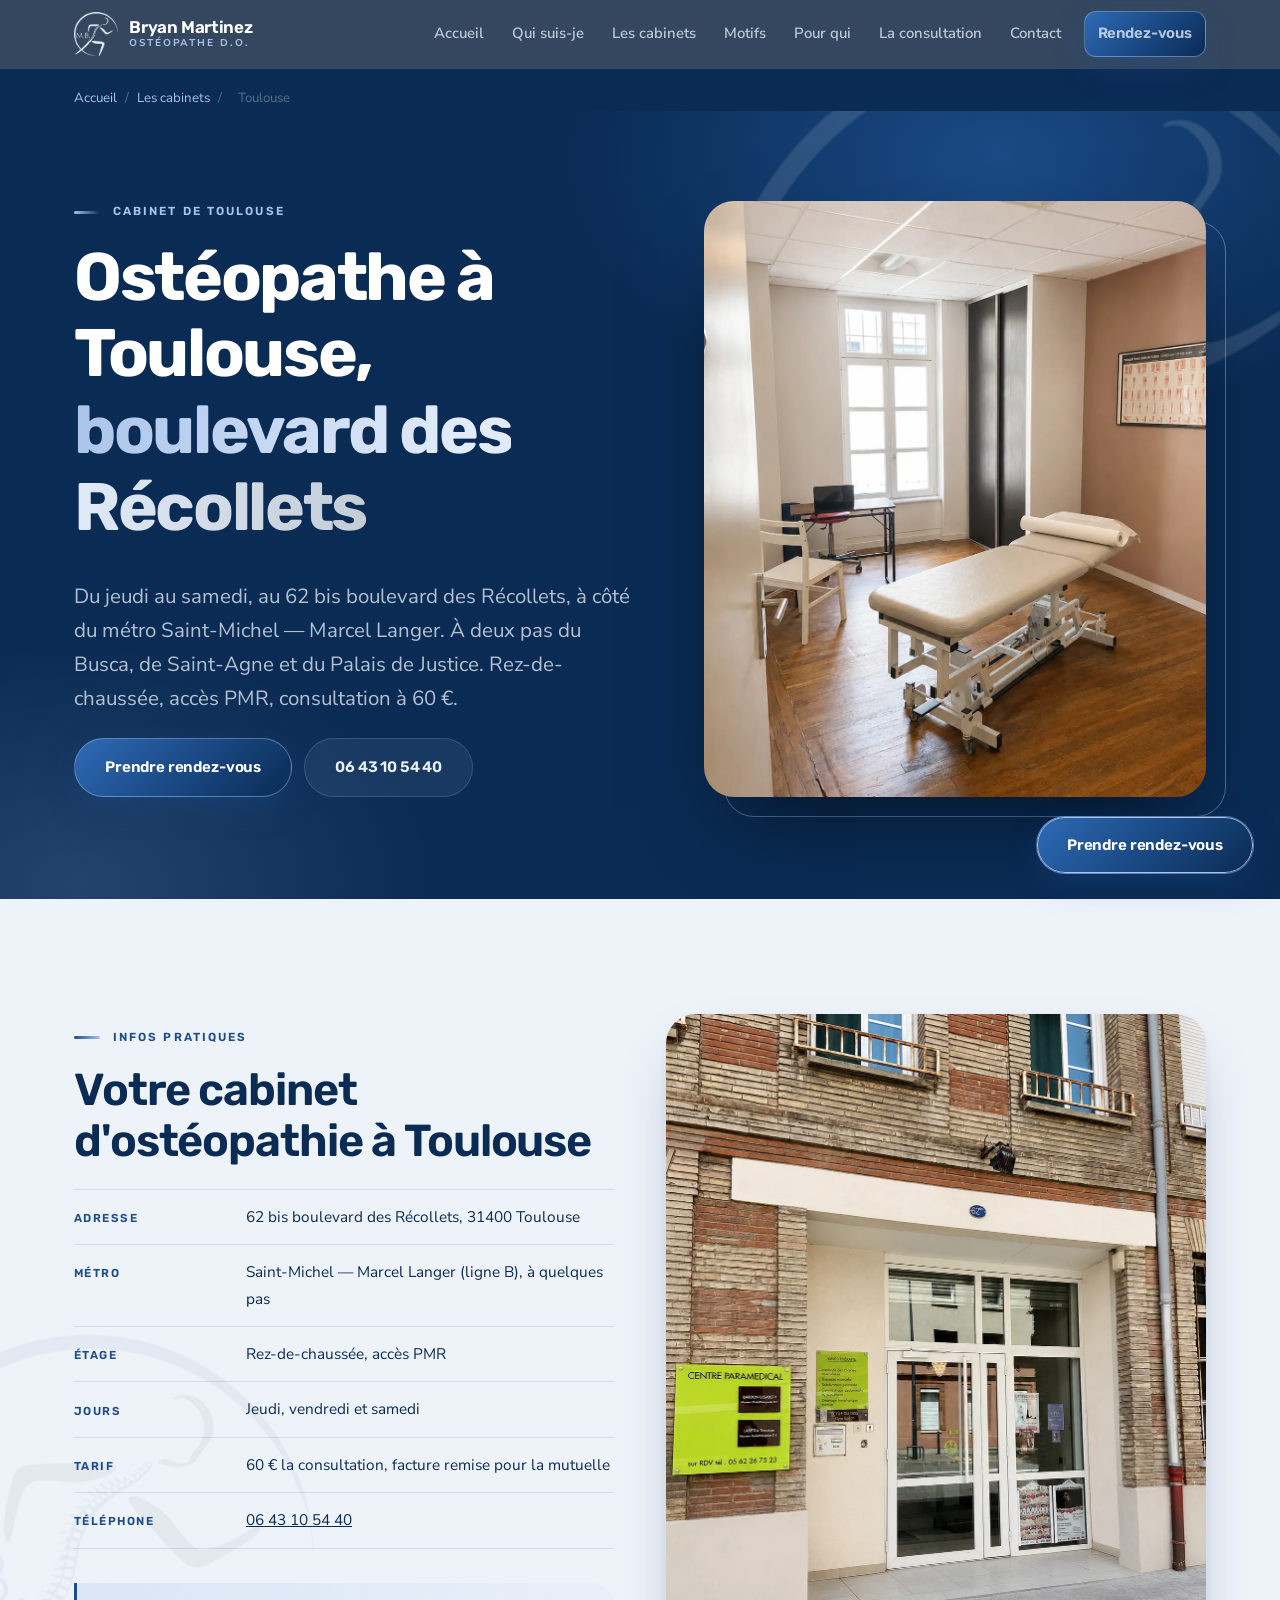
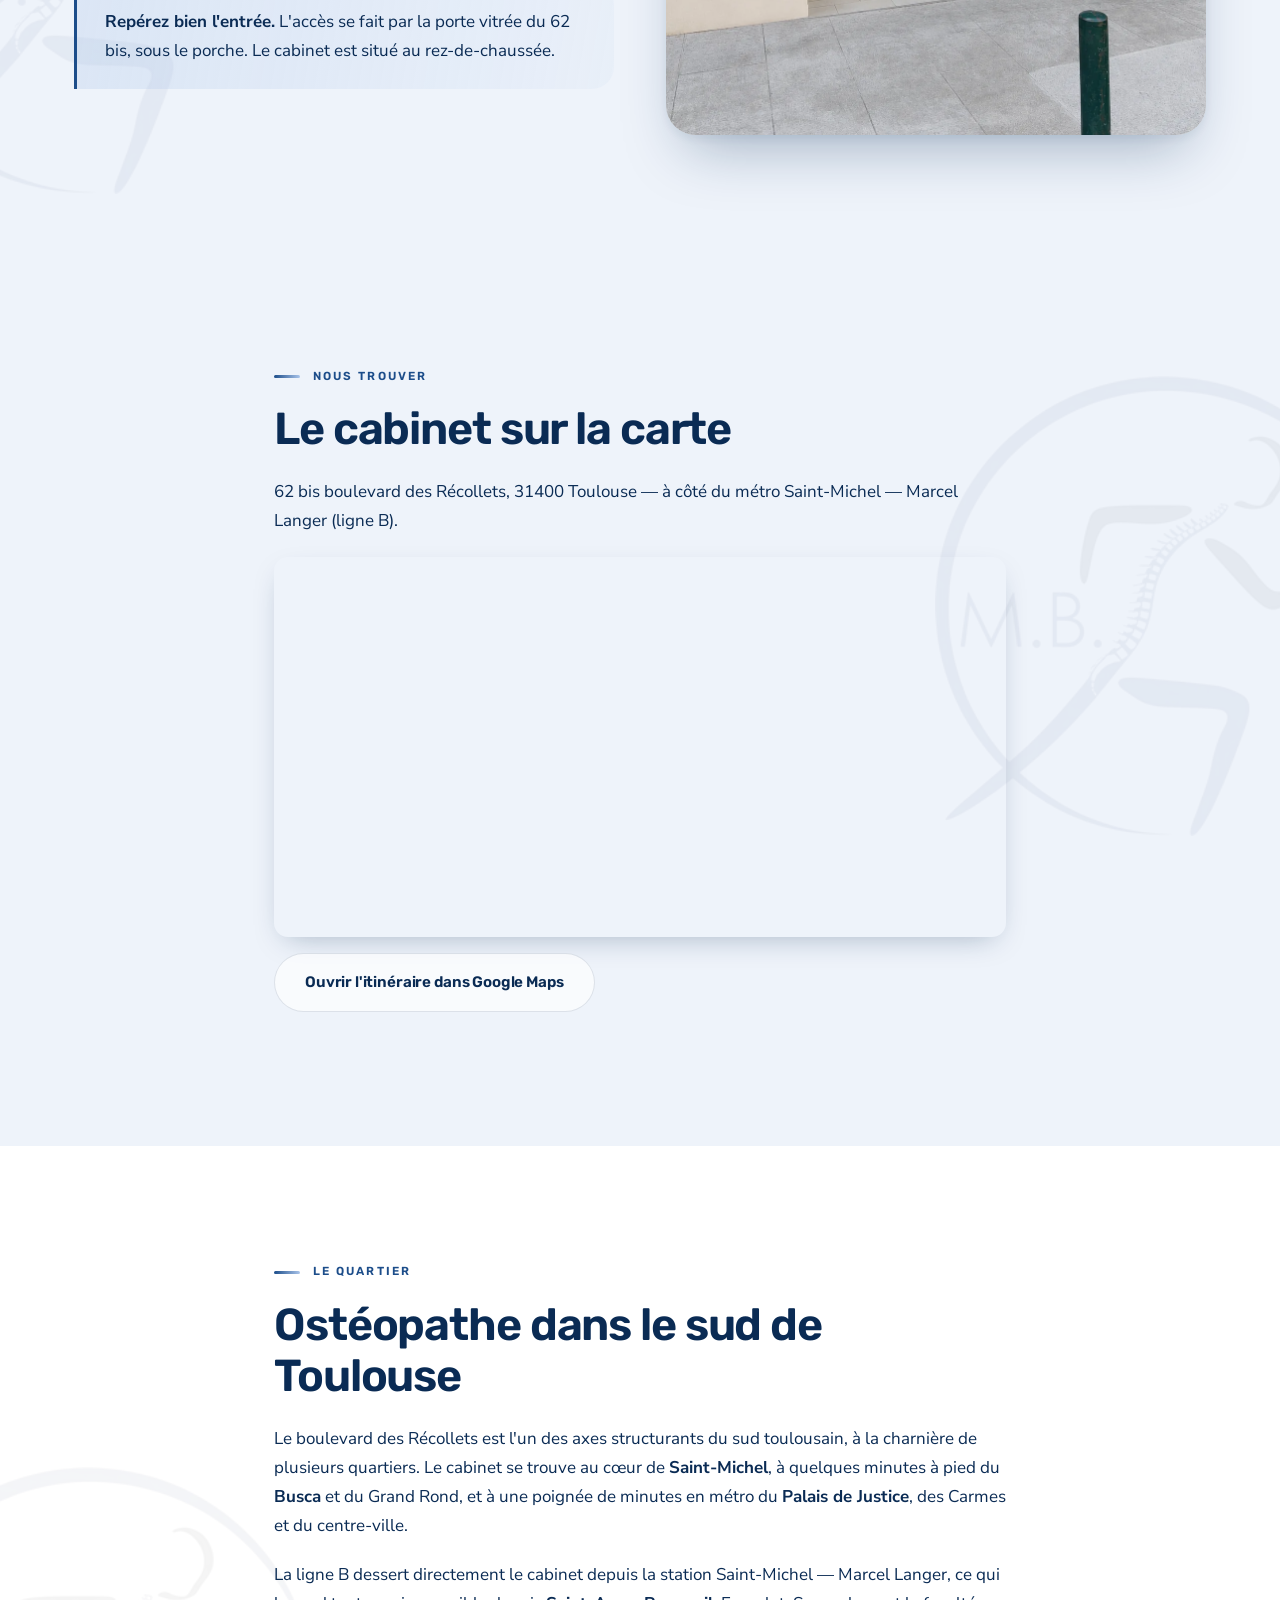
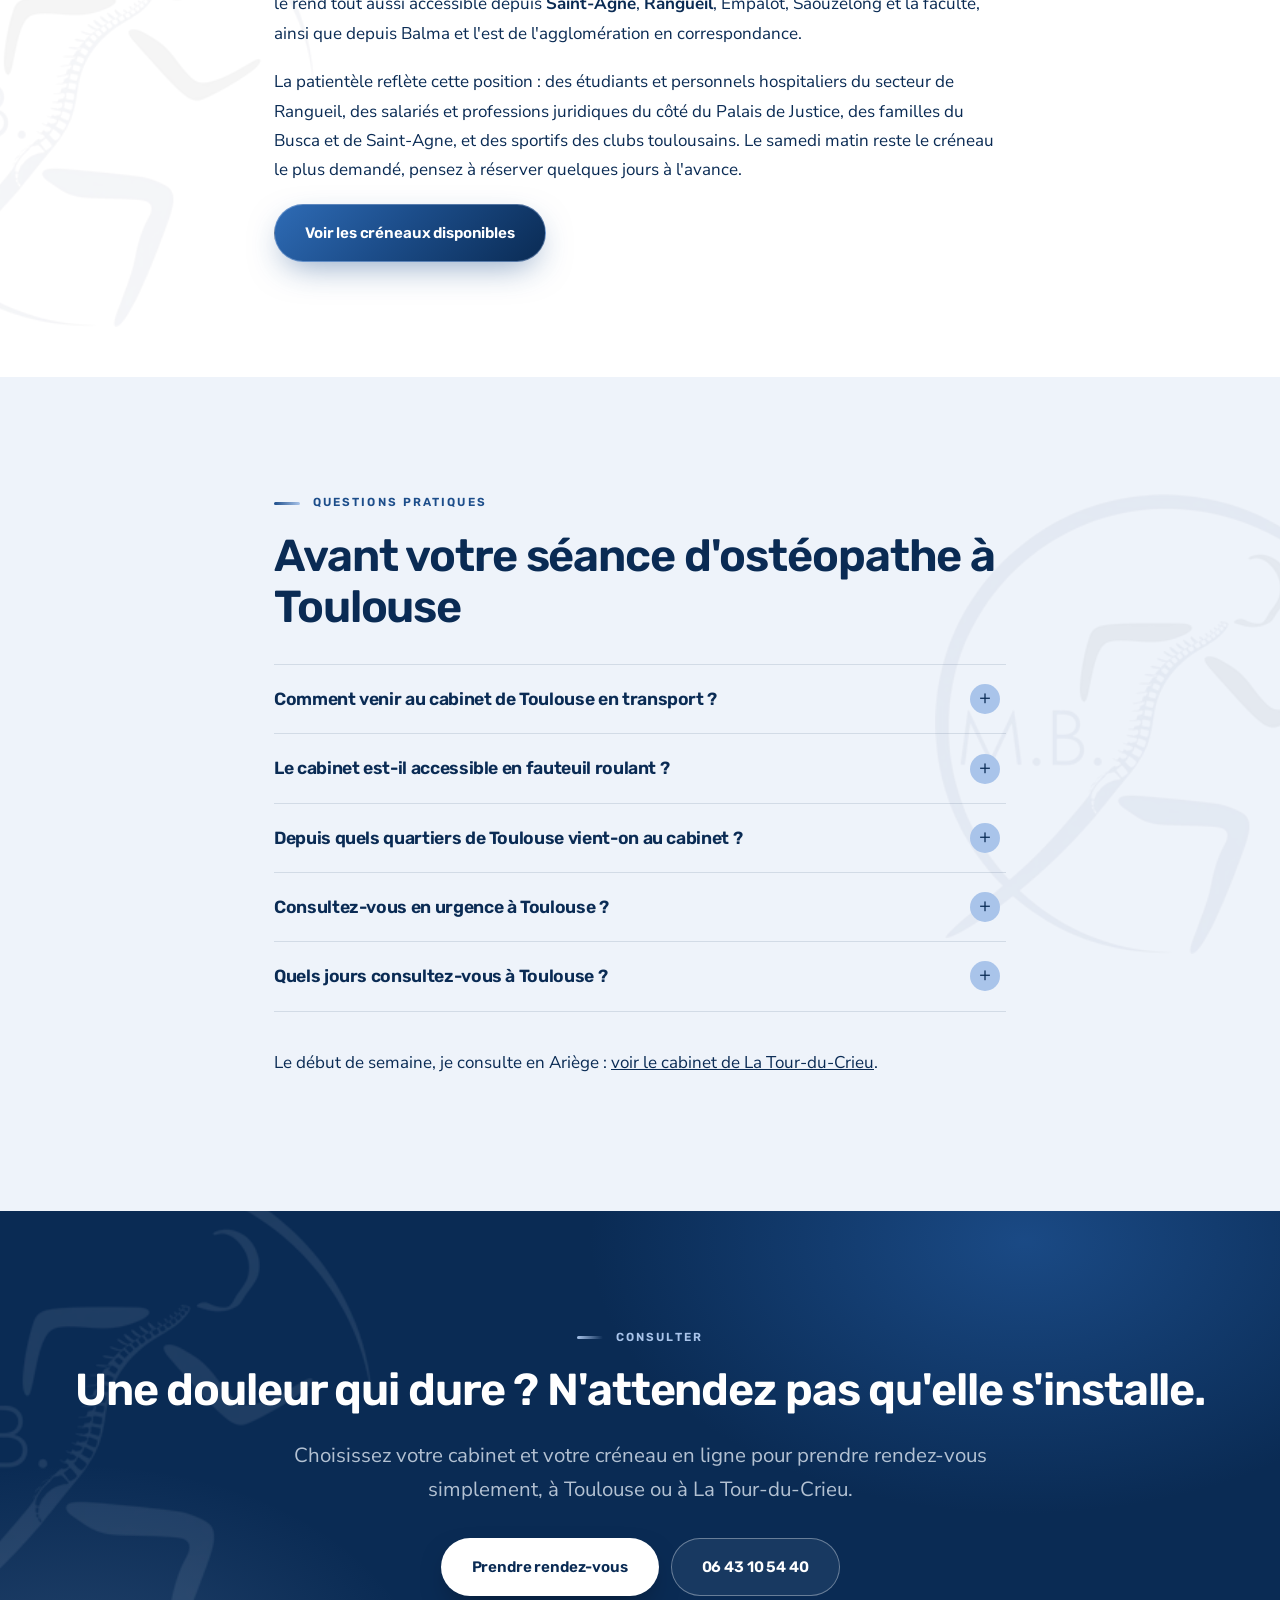
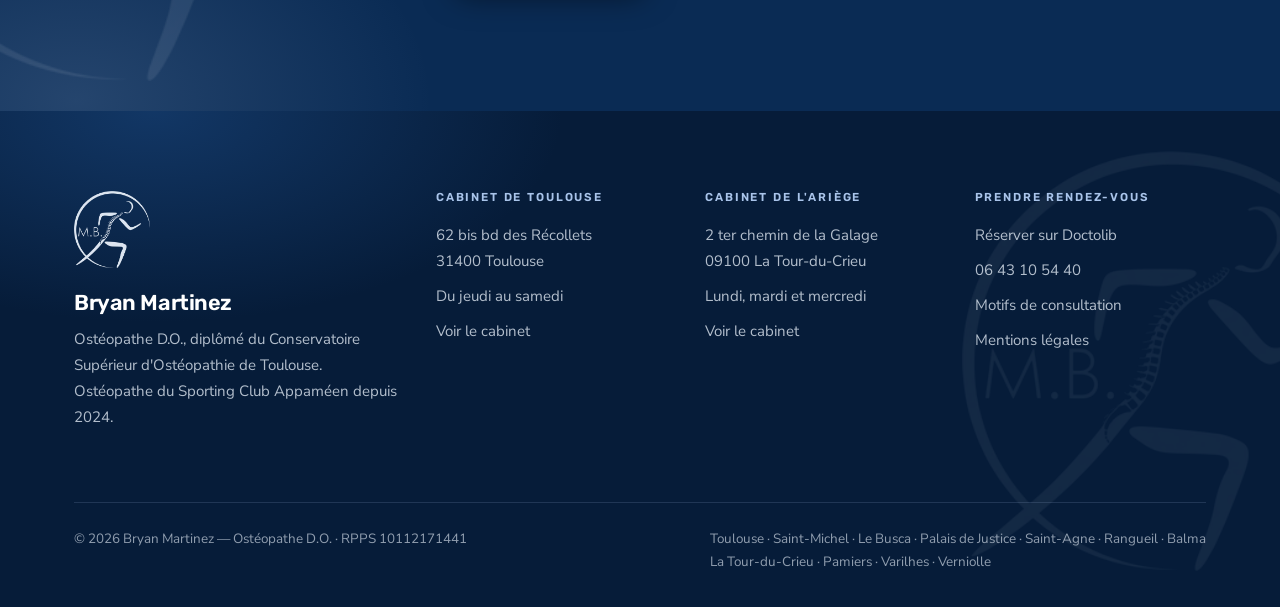
<file: cabinet-toulouse.html>
<!DOCTYPE html>
<html lang="fr">
<head>
<meta charset="utf-8">
<meta name="viewport" content="width=device-width, initial-scale=1">
<title>Ostéopathe Toulouse Saint-Michel | B. Martinez</title>
<meta name="description" content="Ostéopathe à Toulouse Saint-Michel, 62 bis bd des Récollets : Busca, Palais de Justice, Saint-Agne, Rangueil. Du jeudi au samedi, 60 €. Accès PMR.">
<link rel="canonical" href="https://bryanmartinez-osteopathe.fr/cabinet-toulouse.html">
<meta name="robots" content="index, follow, max-snippet:-1, max-image-preview:large">
<meta name="author" content="Bryan Martinez">
<meta name="geo.region" content="FR-OCC">

<meta property="og:type" content="website">
<meta property="og:locale" content="fr_FR">
<meta property="og:site_name" content="Bryan Martinez — Ostéopathe D.O.">
<meta property="og:title" content="Ostéopathe Toulouse Saint-Michel — bd des Récollets | B. Martinez">
<meta property="og:description" content="Ostéopathe à Toulouse Saint-Michel, 62 bis bd des Récollets : Busca, Palais de Justice, Saint-Agne, Rangueil. Du jeudi au samedi, 60 €. Accès PMR.">
<meta property="og:url" content="https://bryanmartinez-osteopathe.fr/cabinet-toulouse.html">
<meta property="og:image" content="https://bryanmartinez-osteopathe.fr/assets/cabinet-osteopathie-toulouse-recollets-salle.jpg">
<meta name="twitter:card" content="summary_large_image">

<link rel="preconnect" href="https://fonts.googleapis.com">
<link rel="preconnect" href="https://fonts.gstatic.com" crossorigin>
<link href="https://fonts.googleapis.com/css2?family=Rubik:wght@400;500;600;700&family=Nunito+Sans:opsz,wght@6..12,400;6..12,600;6..12,700&display=swap" rel="stylesheet">
<link rel="preload" as="style" href="assets/styles.css">
<link rel="stylesheet" href="assets/styles.css">
<link rel="icon" type="image/webp" href="assets/favicon.webp">

<script type="application/ld+json">{
  "@context":"https://schema.org",
  "@type":["MedicalClinic","LocalBusiness"],
  "@id":"https://bryanmartinez-osteopathe.fr/#cabinet-toulouse",
  "name":"Bryan Martinez — Ostéopathe D.O. Toulouse Récollets",
  "medicalSpecialty":"Osteopathic",
  "image":"https://bryanmartinez-osteopathe.fr/assets/cabinet-osteopathie-toulouse-recollets-salle.jpg",
  "url":"https://bryanmartinez-osteopathe.fr/cabinet-toulouse.html",
  "telephone":"+33643105440",
  "priceRange":"60 €",
  "currenciesAccepted":"EUR",
  "isAccessibleForFree":false,
  "address":{"@type":"PostalAddress","streetAddress":"62 bis boulevard des Récollets",
    "addressLocality":"Toulouse","postalCode":"31400","addressRegion":"Occitanie","addressCountry":"FR"},
  "geo":{"@type":"GeoCoordinates","latitude":43.5793,"longitude":1.4460},
  "openingHoursSpecification":[
    {"@type":"OpeningHoursSpecification","dayOfWeek":["Thursday","Friday","Saturday"]}
  ],
  "areaServed":["Toulouse","Saint-Michel","Le Busca","Palais de Justice","Saint-Agne","Rangueil","Empalot","Croix-de-Pierre","Balma"],
  "availableService":{"@type":"MedicalTherapy","name":"Consultation d'ostéopathie"},
  "potentialAction":{"@type":"ReserveAction","target":"https://www.doctolib.fr/osteopathe/toulouse/bryan-martinez"},
  "sameAs":["https://www.doctolib.fr/osteopathe/toulouse/bryan-martinez"]
}</script>
<script type="application/ld+json">{"@context":"https://schema.org","@type":"FAQPage","mainEntity":[{"@type":"Question","name":"Comment venir au cabinet de Toulouse en transport ?","acceptedAnswer":{"@type":"Answer","text":"La station de métro Saint-Michel — Marcel Langer, sur la ligne B, se trouve à quelques pas du 62 bis boulevard des Récollets. Plusieurs lignes de bus desservent également le boulevard."}},{"@type":"Question","name":"Le cabinet est-il accessible en fauteuil roulant ?","acceptedAnswer":{"@type":"Answer","text":"Oui. Le cabinet est en rez-de-chaussée et l'accès est adapté aux personnes à mobilité réduite. Signalez-le au moment de la prise de rendez-vous, je vous accueille à l'entrée."}},{"@type":"Question","name":"Depuis quels quartiers de Toulouse vient-on au cabinet ?","acceptedAnswer":{"@type":"Answer","text":"Le cabinet est situé à Saint-Michel, sur le boulevard des Récollets. Les patients viennent principalement de Saint-Michel, du Busca, du secteur du Palais de Justice, de Saint-Agne, de Rangueil, d'Empalot et de la Croix-de-Pierre. La ligne B du métro dessert le cabinet directement, ce qui le rend également accessible depuis Balma et l'est de l'agglomération."}},{"@type":"Question","name":"Consultez-vous en urgence à Toulouse ?","acceptedAnswer":{"@type":"Answer","text":"Aucun créneau n'est réservé à l'urgence, mais un lumbago ou un torticolis aigu trouve le plus souvent une place sous 24 à 48 heures, du jeudi au samedi. Consultez Doctolib pour voir les disponibilités en temps réel, les annulations libèrent souvent des créneaux le jour même. Une urgence médicale relève du 15."}},{"@type":"Question","name":"Quels jours consultez-vous à Toulouse ?","acceptedAnswer":{"@type":"Answer","text":"Le jeudi, le vendredi et le samedi. Le début de semaine, je consulte au cabinet de La Tour-du-Crieu, en Ariège. Les créneaux exacts sont visibles en direct sur Doctolib."}}]}</script>
<script type="application/ld+json">{"@context":"https://schema.org","@type":"BreadcrumbList","itemListElement":[{"@type":"ListItem","position":1,"name":"Accueil","item":"https://bryanmartinez-osteopathe.fr/"},{"@type":"ListItem","position":2,"name":"Les cabinets","item":"https://bryanmartinez-osteopathe.fr/cabinets.html"},{"@type":"ListItem","position":3,"name":"Toulouse","item":"https://bryanmartinez-osteopathe.fr/"}]}</script>
</head>
<body>

<div class="progression" aria-hidden="true"></div>

<header class="entete">
  <div class="entete-in">
    <a class="logo" href="index.html">
      <img src="assets/logo-entete.webp" alt="Logo de Bryan Martinez, ostéopathe D.O." width="44" height="44">
      <span class="logo-txt"><b>Bryan Martinez</b><span>Ostéopathe D.O.</span></span>
    </a>
    <button class="burger" aria-expanded="false" aria-label="Ouvrir le menu" aria-controls="menu-principal">
      <span></span><span></span><span></span>
    </button>
    <nav class="nav" id="menu-principal" aria-label="Navigation principale">
      <a href="index.html">Accueil</a>
      <a href="qui-suis-je.html">Qui suis-je</a>
      <a href="cabinets.html">Les cabinets</a>
      <a href="motifs.html">Motifs</a>
      <a href="pour-qui.html">Pour qui</a>
      <a href="consultation.html">La consultation</a>
      <a href="contact.html">Contact</a>
      <a class="btn btn-primaire" style="margin-left:8px" href="https://www.doctolib.fr/osteopathe/toulouse/bryan-martinez" target="_blank" rel="noopener">Rendez-vous</a>
    </nav>
  </div>
</header>

<div class="ariane-bande"><nav class="ariane wrap" aria-label="Fil d'Ariane"><a href="index.html">Accueil</a><span>/</span><a href="cabinets.html">Les cabinets</a><span>/</span><span aria-current="page">Toulouse</span></nav></div>
<main>

<section class="hero">
  <div class="wrap hero-grille">
    <div>
      <span class="eyebrow reveal">Cabinet de Toulouse</span>
      <h1 class="reveal d1">Ostéopathe à Toulouse, <em>boulevard des Récollets</em></h1>
      <p class="lead reveal d2">Du jeudi au samedi, au 62 bis boulevard des Récollets, à côté du métro
      Saint-Michel — Marcel Langer. À deux pas du Busca, de Saint-Agne et du Palais de Justice.
      Rez-de-chaussée, accès PMR, consultation à 60 €.</p>
      <div class="btns reveal d3">
        <a class="btn btn-primaire" href="https://www.doctolib.fr/osteopathe/toulouse/bryan-martinez" target="_blank" rel="noopener">Prendre rendez-vous</a>
        <a class="btn btn-ghost" href="tel:+33643105440">06 43 10 54 40</a>
      </div>
    </div>
    <div class="hero-photo reveal d1"><picture><source srcset="assets/cabinet-osteopathie-toulouse-recollets-salle.webp" type="image/webp"><img src="assets/cabinet-osteopathie-toulouse-recollets-salle.jpg" alt="Salle de consultation du cabinet d'ostéopathie de Toulouse Récollets" width="1086" height="1289" fetchpriority="high"></picture></div>
  </div>
</section>

<section>
  <div class="wrap">
    <div class="duo">
      <div class="reveal">
        <span class="eyebrow">Infos pratiques</span>
        <h2>Votre cabinet d'ostéopathie à Toulouse</h2>
        <ul class="infos" style="margin-top:0">
          <li><strong>Adresse</strong> 62 bis boulevard des Récollets, 31400 Toulouse</li>
          <li><strong>Métro</strong> Saint-Michel — Marcel Langer (ligne B), à quelques pas</li>
          <li><strong>Étage</strong> Rez-de-chaussée, accès PMR</li>
          <li><strong>Jours</strong> Jeudi, vendredi et samedi</li>
          <li><strong>Tarif</strong> 60 € la consultation, facture remise pour la mutuelle</li>
          <li><strong>Téléphone</strong> <a href="tel:+33643105440">06 43 10 54 40</a></li>
        </ul>
        <div class="alerte">
          <p><strong>Repérez bien l'entrée.</strong> L'accès se fait par la porte vitrée du 62 bis,
          sous le porche. Le cabinet est situé au rez-de-chaussée.</p>
        </div>
      </div>
      <div class="reveal d1"><picture><source srcset="assets/cabinet-osteopathie-toulouse-recollets-entree.webp" type="image/webp"><img src="assets/cabinet-osteopathie-toulouse-recollets-entree.jpg" alt="Entrée du cabinet d'ostéopathie au 62 bis boulevard des Récollets à Toulouse" width="1086" height="1449" loading="lazy" decoding="async"></picture></div>
    </div>
  </div>
</section>
<section>
  <div class="wrap-etroit">
    <span class="eyebrow reveal">Nous trouver</span>
    <h2 class="reveal">Le cabinet sur la carte</h2>
    <p class="reveal d1" style="margin-bottom:22px">62 bis boulevard des Récollets, 31400 Toulouse —
    à côté du métro Saint-Michel — Marcel Langer (ligne B).</p>

    <div class="reveal d1" style="border-radius:14px;overflow:hidden;line-height:0;box-shadow:0 10px 30px -12px rgba(10,43,84,.35)">
      <iframe
        title="Carte du cabinet d'ostéopathie, 62 bis boulevard des Récollets à Toulouse"
        src="https://maps.google.com/maps?q=62%20bis%20boulevard%20des%20R%C3%A9collets%2031400%20Toulouse&amp;z=16&amp;output=embed"
        width="100%" height="380" style="border:0;display:block"
        loading="lazy" referrerpolicy="no-referrer-when-downgrade"></iframe>
    </div>

    <p class="reveal d1" style="margin-top:16px">
      <a class="btn btn-ghost" href="https://www.google.com/maps/search/?api=1&amp;query=62+bis+boulevard+des+R%C3%A9collets+31400+Toulouse" target="_blank" rel="noopener">Ouvrir l'itinéraire dans Google Maps</a>
    </p>
  </div>
</section>
<section class="sec-paper2">
  <div class="wrap-etroit">
    <span class="eyebrow reveal">Le quartier</span>
    <h2 class="reveal">Ostéopathe dans le sud de Toulouse</h2>
    <p class="reveal d1">Le boulevard des Récollets est l'un des axes structurants du sud toulousain,
    à la charnière de plusieurs quartiers. Le cabinet se trouve au cœur de <strong>Saint-Michel</strong>,
    à quelques minutes à pied du <strong>Busca</strong> et du Grand Rond, et à une poignée de minutes en
    métro du <strong>Palais de Justice</strong>, des Carmes et du centre-ville.</p>
    <p class="reveal d1">La ligne B dessert directement le cabinet depuis la station Saint-Michel —
    Marcel Langer, ce qui le rend tout aussi accessible depuis <strong>Saint-Agne</strong>,
    <strong>Rangueil</strong>, Empalot, Saouzelong et la faculté, ainsi que depuis Balma et l'est de
    l'agglomération en correspondance.</p>
    <p class="reveal d1">La patientèle reflète cette position : des étudiants et personnels hospitaliers
    du secteur de Rangueil, des salariés et professions juridiques du côté du Palais de Justice, des
    familles du Busca et de Saint-Agne, et des sportifs des clubs toulousains. Le samedi matin reste le
    créneau le plus demandé, pensez à réserver quelques jours à l'avance.</p>
    <div class="btns reveal d2"><a class="btn btn-primaire" href="https://www.doctolib.fr/osteopathe/toulouse/bryan-martinez" target="_blank" rel="noopener">Voir les créneaux disponibles</a></div>
  </div>
</section>

<section>
  <div class="wrap-etroit">
    <span class="eyebrow reveal">Questions pratiques</span>
    <h2 class="reveal">Avant votre séance d'ostéopathe à Toulouse</h2>
    <div class="faq reveal">
<details><summary>Comment venir au cabinet de Toulouse en transport ?</summary><div class="rep"><p>La station de métro Saint-Michel — Marcel Langer, sur la ligne B, se trouve à quelques pas du 62 bis boulevard des Récollets. Plusieurs lignes de bus desservent également le boulevard.</p></div></details>
<details><summary>Le cabinet est-il accessible en fauteuil roulant ?</summary><div class="rep"><p>Oui. Le cabinet est en rez-de-chaussée et l'accès est adapté aux personnes à mobilité réduite. Signalez-le au moment de la prise de rendez-vous, je vous accueille à l'entrée.</p></div></details>
<details><summary>Depuis quels quartiers de Toulouse vient-on au cabinet ?</summary><div class="rep"><p>Le cabinet est situé à Saint-Michel, sur le boulevard des Récollets. Les patients viennent principalement de Saint-Michel, du Busca, du secteur du Palais de Justice, de Saint-Agne, de Rangueil, d'Empalot et de la Croix-de-Pierre. La ligne B du métro dessert le cabinet directement, ce qui le rend également accessible depuis Balma et l'est de l'agglomération.</p></div></details>
<details><summary>Consultez-vous en urgence à Toulouse ?</summary><div class="rep"><p>Aucun créneau n'est réservé à l'urgence, mais un lumbago ou un torticolis aigu trouve le plus souvent une place sous 24 à 48 heures, du jeudi au samedi. Consultez Doctolib pour voir les disponibilités en temps réel, les annulations libèrent souvent des créneaux le jour même. Une urgence médicale relève du 15.</p></div></details>
<details><summary>Quels jours consultez-vous à Toulouse ?</summary><div class="rep"><p>Le jeudi, le vendredi et le samedi. Le début de semaine, je consulte au cabinet de La Tour-du-Crieu, en Ariège. Les créneaux exacts sont visibles en direct sur Doctolib.</p></div></details>
</div>
    <p class="reveal" style="margin-top:36px">Le début de semaine, je consulte en Ariège :
    <a href="cabinet-la-tour-du-crieu.html">voir le cabinet de La Tour-du-Crieu</a>.</p>
  </div>
</section>

<section class="sec-pin">
  <div class="wrap cta-bande">
    <span class="eyebrow reveal">Consulter</span>
    <h2 class="reveal">Une douleur qui dure ? N'attendez pas qu'elle s'installe.</h2>
    <p class="lead reveal d1">Choisissez votre cabinet et votre créneau en ligne pour prendre rendez-vous
    simplement, à Toulouse ou à La Tour-du-Crieu.</p>
    <div class="btns reveal d2" style="justify-content:center">
      <a class="btn btn-clair" href="https://www.doctolib.fr/osteopathe/toulouse/bryan-martinez" target="_blank" rel="noopener">Prendre rendez-vous</a>
      <a class="btn btn-ghost" style="border-color:rgba(255,255,255,.35);color:#fff" href="tel:+33643105440">06 43 10 54 40</a>
    </div>
  </div>
</section>

</main>

<footer class="pied">
  <div class="wrap">
    <div class="pied-grille">
      <div>
        <img class="pied-logo" src="assets/logo-pied.webp" alt="" width="76" height="77" loading="lazy">
        <div class="marque">Bryan Martinez</div>
        <p>Ostéopathe D.O., diplômé du Conservatoire Supérieur d'Ostéopathie de Toulouse.<br>
        Ostéopathe du Sporting Club Appaméen depuis 2024.</p>
      </div>
      <div>
        <h3>Cabinet de Toulouse</h3>
        <ul>
          <li>62 bis bd des Récollets<br>31400 Toulouse</li>
          <li>Du jeudi au samedi</li>
          <li><a href="cabinet-toulouse.html">Voir le cabinet</a></li>
        </ul>
      </div>
      <div>
        <h3>Cabinet de l'Ariège</h3>
        <ul>
          <li>2 ter chemin de la Galage<br>09100 La Tour-du-Crieu</li>
          <li>Lundi, mardi et mercredi</li>
          <li><a href="cabinet-la-tour-du-crieu.html">Voir le cabinet</a></li>
        </ul>
      </div>
      <div>
        <h3>Prendre rendez-vous</h3>
        <ul>
          <li><a href="https://www.doctolib.fr/osteopathe/toulouse/bryan-martinez" target="_blank" rel="noopener">Réserver sur Doctolib</a></li>
          <li><a href="tel:+33643105440">06 43 10 54 40</a></li>
          <li><a href="motifs.html">Motifs de consultation</a></li>
          <li><a href="mentions-legales.html">Mentions légales</a></li>
        </ul>
      </div>
    </div>
    <div class="pied-bas">
      <span>© <span id="annee">2026</span> Bryan Martinez — Ostéopathe D.O. · RPPS 10112171441</span>
      <span>Toulouse · Saint-Michel · Le Busca · Palais de Justice · Saint-Agne · Rangueil · Balma<br>La Tour-du-Crieu · Pamiers · Varilhes · Verniolle</span>
    </div>
  </div>
</footer>

<a class="btn btn-primaire rdv-flottant" href="https://www.doctolib.fr/osteopathe/toulouse/bryan-martinez" target="_blank" rel="noopener">
  Prendre rendez-vous
</a>

<script src="assets/script.js" defer></script>
<script>document.getElementById('annee').textContent=new Date().getFullYear();</script>
</body>
</html>
</file>
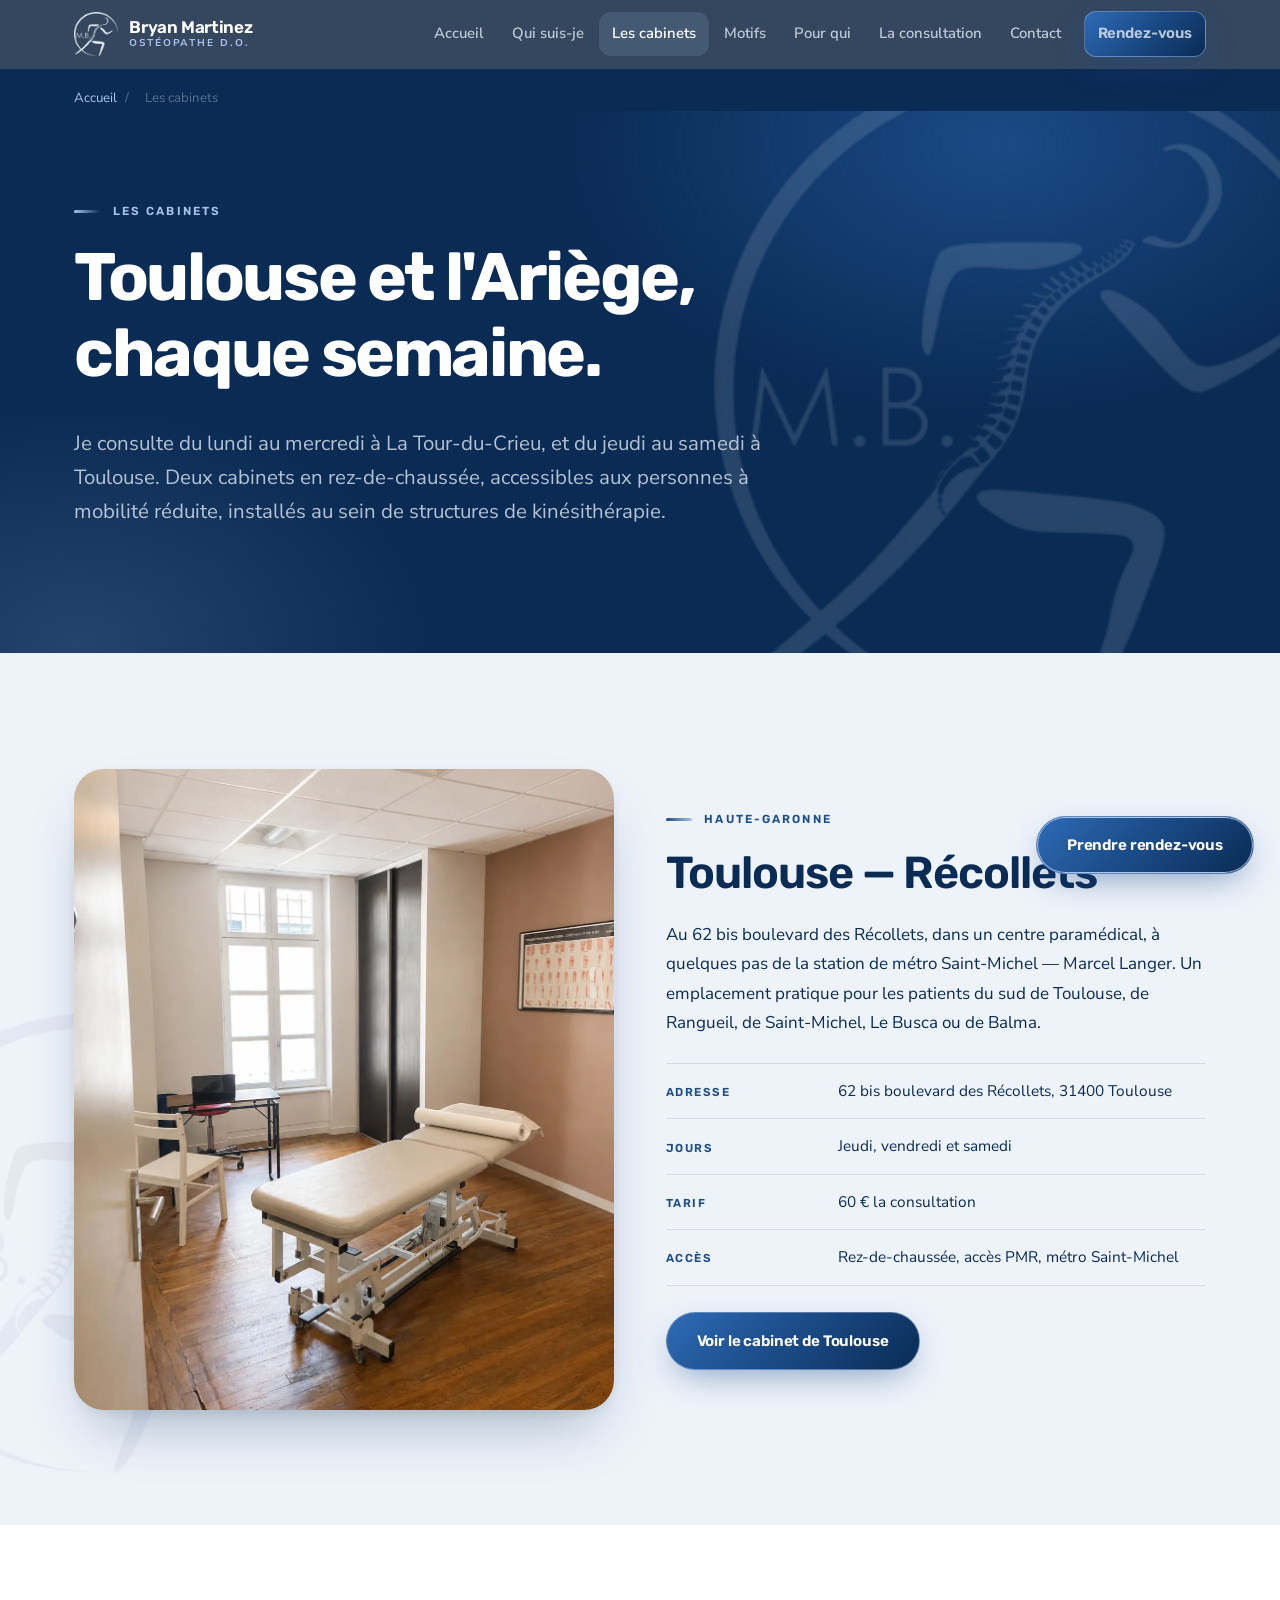
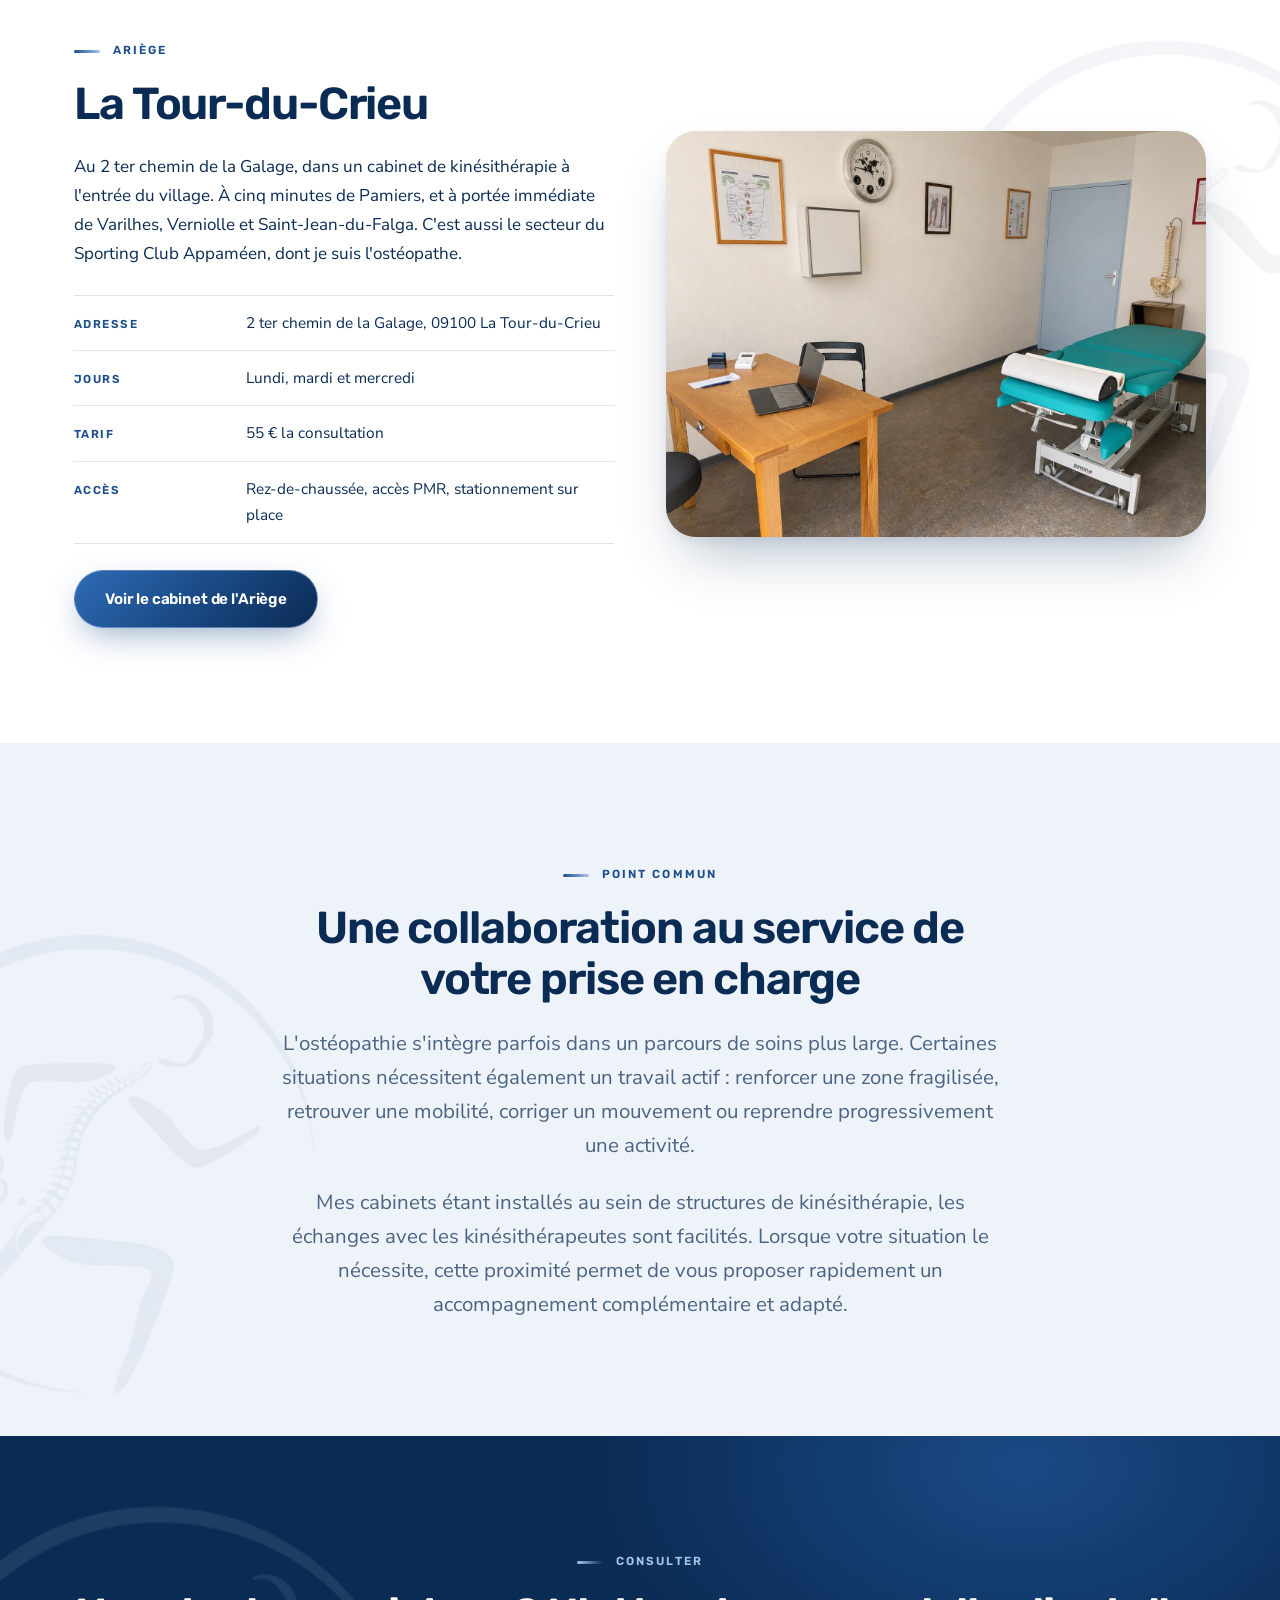
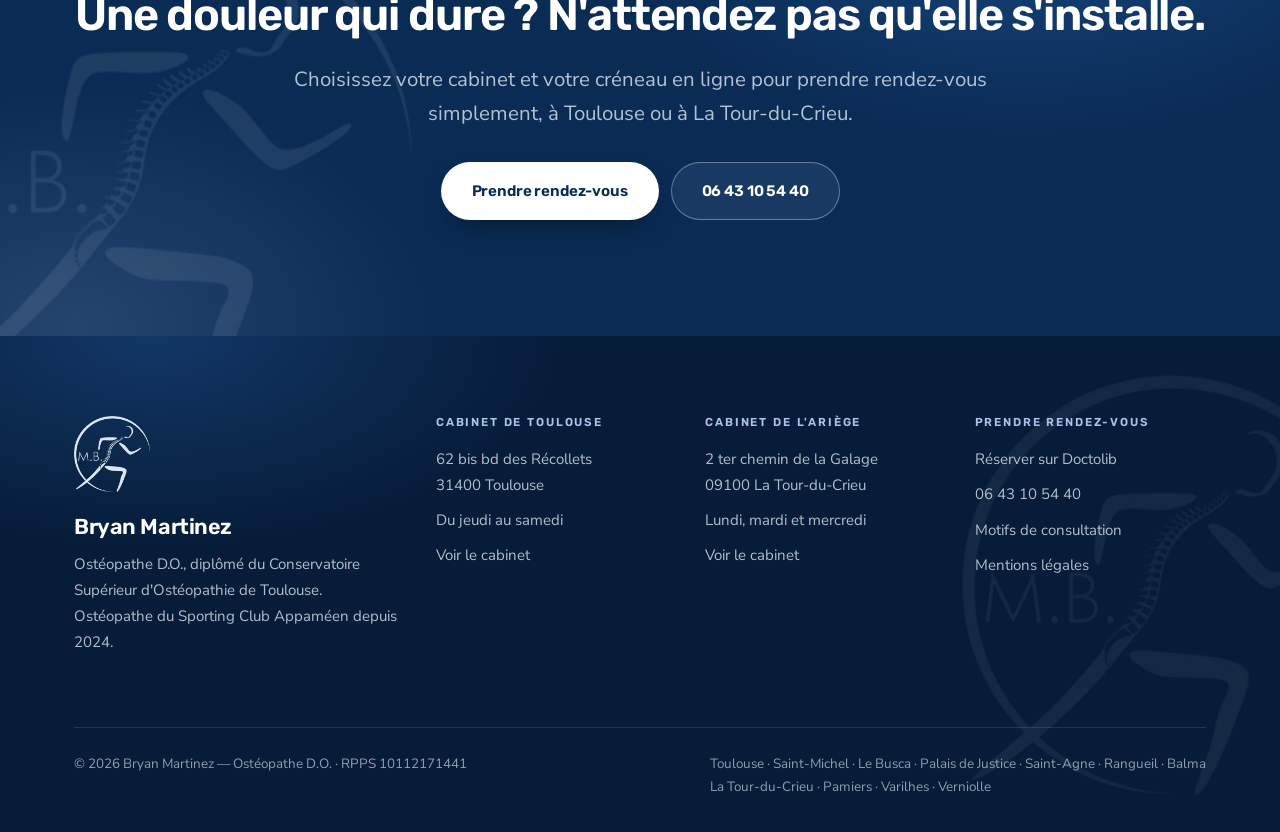
<file: cabinets.html>
<!DOCTYPE html>
<html lang="fr">
<head>
<meta charset="utf-8">
<meta name="viewport" content="width=device-width, initial-scale=1">
<title>Les cabinets d'ostéopathie — Toulouse et La Tour-du-Crieu</title>
<meta name="description" content="Deux cabinets d'ostéopathie : Toulouse Récollets (jeudi à samedi) et La Tour-du-Crieu en Ariège (lundi à mercredi). Accès PMR, rez-de-chaussée.">
<link rel="canonical" href="https://bryanmartinez-osteopathe.fr/cabinets.html">
<meta name="robots" content="index, follow, max-snippet:-1, max-image-preview:large">
<meta name="author" content="Bryan Martinez">
<meta name="geo.region" content="FR-OCC">

<meta property="og:type" content="website">
<meta property="og:locale" content="fr_FR">
<meta property="og:site_name" content="Bryan Martinez — Ostéopathe D.O.">
<meta property="og:title" content="Les cabinets d'ostéopathie — Toulouse et La Tour-du-Crieu">
<meta property="og:description" content="Deux cabinets d'ostéopathie : Toulouse Récollets (jeudi à samedi) et La Tour-du-Crieu en Ariège (lundi à mercredi). Accès PMR, rez-de-chaussée.">
<meta property="og:url" content="https://bryanmartinez-osteopathe.fr/cabinets.html">
<meta property="og:image" content="https://bryanmartinez-osteopathe.fr/assets/bryan-martinez-osteopathe.jpg">
<meta name="twitter:card" content="summary_large_image">

<link rel="preconnect" href="https://fonts.googleapis.com">
<link rel="preconnect" href="https://fonts.gstatic.com" crossorigin>
<link href="https://fonts.googleapis.com/css2?family=Rubik:wght@400;500;600;700&family=Nunito+Sans:opsz,wght@6..12,400;6..12,600;6..12,700&display=swap" rel="stylesheet">
<link rel="preload" as="style" href="assets/styles.css">
<link rel="stylesheet" href="assets/styles.css">
<link rel="icon" type="image/webp" href="assets/favicon.webp">

<script type="application/ld+json">{
  "@context":"https://schema.org",
  "@type":["MedicalClinic","LocalBusiness"],
  "@id":"https://bryanmartinez-osteopathe.fr/#cabinet-toulouse",
  "name":"Bryan Martinez — Ostéopathe D.O. Toulouse Récollets",
  "medicalSpecialty":"Osteopathic",
  "image":"https://bryanmartinez-osteopathe.fr/assets/cabinet-osteopathie-toulouse-recollets-salle.jpg",
  "url":"https://bryanmartinez-osteopathe.fr/cabinet-toulouse.html",
  "telephone":"+33643105440",
  "priceRange":"60 €",
  "currenciesAccepted":"EUR",
  "isAccessibleForFree":false,
  "address":{"@type":"PostalAddress","streetAddress":"62 bis boulevard des Récollets",
    "addressLocality":"Toulouse","postalCode":"31400","addressRegion":"Occitanie","addressCountry":"FR"},
  "geo":{"@type":"GeoCoordinates","latitude":43.5793,"longitude":1.4460},
  "openingHoursSpecification":[
    {"@type":"OpeningHoursSpecification","dayOfWeek":["Thursday","Friday","Saturday"]}
  ],
  "areaServed":["Toulouse","Saint-Michel","Le Busca","Palais de Justice","Saint-Agne","Rangueil","Empalot","Croix-de-Pierre","Balma"],
  "availableService":{"@type":"MedicalTherapy","name":"Consultation d'ostéopathie"},
  "potentialAction":{"@type":"ReserveAction","target":"https://www.doctolib.fr/osteopathe/toulouse/bryan-martinez"},
  "sameAs":["https://www.doctolib.fr/osteopathe/toulouse/bryan-martinez"]
}</script>
<script type="application/ld+json">{
  "@context":"https://schema.org",
  "@type":["MedicalClinic","LocalBusiness"],
  "@id":"https://bryanmartinez-osteopathe.fr/#cabinet-latourducrieu",
  "name":"Bryan Martinez — Ostéopathe D.O. La Tour-du-Crieu",
  "medicalSpecialty":"Osteopathic",
  "image":"https://bryanmartinez-osteopathe.fr/assets/cabinet-osteopathie-la-tour-du-crieu-salle.jpg",
  "url":"https://bryanmartinez-osteopathe.fr/cabinet-la-tour-du-crieu.html",
  "telephone":"+33643105440",
  "priceRange":"55 €",
  "currenciesAccepted":"EUR",
  "address":{"@type":"PostalAddress","streetAddress":"2 ter chemin de la Galage",
    "addressLocality":"La Tour-du-Crieu","postalCode":"09100","addressRegion":"Occitanie","addressCountry":"FR"},
  "geo":{"@type":"GeoCoordinates","latitude":43.1128,"longitude":1.6428},
  "openingHoursSpecification":[
    {"@type":"OpeningHoursSpecification","dayOfWeek":["Monday","Tuesday","Wednesday"]}
  ],
  "areaServed":["La Tour-du-Crieu","Pamiers","Varilhes","Verniolle","Saint-Jean-du-Falga"],
  "availableService":{"@type":"MedicalTherapy","name":"Consultation d'ostéopathie"},
  "potentialAction":{"@type":"ReserveAction","target":"https://www.doctolib.fr/osteopathe/toulouse/bryan-martinez"},
  "sameAs":["https://www.doctolib.fr/osteopathe/toulouse/bryan-martinez"]
}</script>
<script type="application/ld+json">{"@context":"https://schema.org","@type":"BreadcrumbList","itemListElement":[{"@type":"ListItem","position":1,"name":"Accueil","item":"https://bryanmartinez-osteopathe.fr/"},{"@type":"ListItem","position":2,"name":"Les cabinets","item":"https://bryanmartinez-osteopathe.fr/"}]}</script>
</head>
<body>

<div class="progression" aria-hidden="true"></div>

<header class="entete">
  <div class="entete-in">
    <a class="logo" href="index.html">
      <img src="assets/logo-entete.webp" alt="Logo de Bryan Martinez, ostéopathe D.O." width="44" height="44">
      <span class="logo-txt"><b>Bryan Martinez</b><span>Ostéopathe D.O.</span></span>
    </a>
    <button class="burger" aria-expanded="false" aria-label="Ouvrir le menu" aria-controls="menu-principal">
      <span></span><span></span><span></span>
    </button>
    <nav class="nav" id="menu-principal" aria-label="Navigation principale">
      <a href="index.html">Accueil</a>
      <a href="qui-suis-je.html">Qui suis-je</a>
      <a href="cabinets.html" aria-current="page">Les cabinets</a>
      <a href="motifs.html">Motifs</a>
      <a href="pour-qui.html">Pour qui</a>
      <a href="consultation.html">La consultation</a>
      <a href="contact.html">Contact</a>
      <a class="btn btn-primaire" style="margin-left:8px" href="https://www.doctolib.fr/osteopathe/toulouse/bryan-martinez" target="_blank" rel="noopener">Rendez-vous</a>
    </nav>
  </div>
</header>

<div class="ariane-bande"><nav class="ariane wrap" aria-label="Fil d'Ariane"><a href="index.html">Accueil</a><span>/</span><span aria-current="page">Les cabinets</span></nav></div>
<main>

<section class="hero">
  <div class="wrap">
    <span class="eyebrow reveal">Les cabinets</span>
    <h1 class="reveal d1">Toulouse et l'Ariège,<br>chaque semaine.</h1>
    <p class="lead reveal d2">Je consulte du lundi au mercredi à La Tour-du-Crieu, et du jeudi au samedi
    à Toulouse. Deux cabinets en rez-de-chaussée, accessibles aux personnes à mobilité réduite,
    installés au sein de structures de kinésithérapie.</p>
  </div>
</section>

<section>
  <div class="wrap duo">
    <div class="reveal"><picture><source srcset="assets/cabinet-osteopathie-toulouse-recollets-salle.webp" type="image/webp"><img src="assets/cabinet-osteopathie-toulouse-recollets-salle.jpg" alt="Salle de consultation d'ostéopathie à Toulouse, boulevard des Récollets" width="1086" height="1289" loading="lazy" decoding="async"></picture></div>
    <div class="reveal d1">
      <span class="eyebrow">Haute-Garonne</span>
      <h2>Toulouse — Récollets</h2>
      <p>Au 62 bis boulevard des Récollets, dans un centre paramédical, à quelques pas de la station
      de métro Saint-Michel — Marcel Langer. Un emplacement pratique pour les patients du sud de
      Toulouse, de Rangueil, de Saint-Michel, Le Busca ou de Balma.</p>
      <ul class="infos">
        <li><strong>Adresse</strong> 62 bis boulevard des Récollets, 31400 Toulouse</li>
        <li><strong>Jours</strong> Jeudi, vendredi et samedi</li>
        <li><strong>Tarif</strong> 60 € la consultation</li>
        <li><strong>Accès</strong> Rez-de-chaussée, accès PMR, métro Saint-Michel</li>
      </ul>
      <div class="btns" style="margin-top:26px">
        <a class="btn btn-primaire" href="cabinet-toulouse.html">Voir le cabinet de Toulouse</a>
      </div>
    </div>
  </div>
</section>

<section class="sec-paper2">
  <div class="wrap duo">
    <div class="reveal d1" style="order:2"><picture><source srcset="assets/cabinet-osteopathie-la-tour-du-crieu-salle.webp" type="image/webp"><img src="assets/cabinet-osteopathie-la-tour-du-crieu-salle.jpg" alt="Salle de consultation d'ostéopathie à La Tour-du-Crieu, en Ariège" width="1448" height="1086" loading="lazy" decoding="async"></picture></div>
    <div class="reveal" style="order:1">
      <span class="eyebrow">Ariège</span>
      <h2>La Tour-du-Crieu</h2>
      <p>Au 2 ter chemin de la Galage, dans un cabinet de kinésithérapie à l'entrée du village.
      À cinq minutes de Pamiers, et à portée immédiate de Varilhes, Verniolle et Saint-Jean-du-Falga.
      C'est aussi le secteur du Sporting Club Appaméen, dont je suis l'ostéopathe.</p>
      <ul class="infos">
        <li><strong>Adresse</strong> 2 ter chemin de la Galage, 09100 La Tour-du-Crieu</li>
        <li><strong>Jours</strong> Lundi, mardi et mercredi</li>
        <li><strong>Tarif</strong> 55 € la consultation</li>
        <li><strong>Accès</strong> Rez-de-chaussée, accès PMR, stationnement sur place</li>
      </ul>
      <div class="btns" style="margin-top:26px">
        <a class="btn btn-primaire" href="cabinet-la-tour-du-crieu.html">Voir le cabinet de l'Ariège</a>
      </div>
    </div>
  </div>
</section>

<section>
  <div class="wrap-etroit" style="text-align:center">
    <span class="eyebrow reveal" style="display:inline-block">Point commun</span>
    <h2 class="reveal">Une collaboration au service de votre prise en charge</h2>
    <p class="lead reveal d1" style="margin:0 auto 1.1em">L'ostéopathie s'intègre parfois dans un parcours
    de soins plus large. Certaines situations nécessitent également un travail actif : renforcer une zone
    fragilisée, retrouver une mobilité, corriger un mouvement ou reprendre progressivement une activité.</p>
    <p class="lead reveal d1" style="margin:0 auto">Mes cabinets étant installés au sein de structures de
    kinésithérapie, les échanges avec les kinésithérapeutes sont facilités. Lorsque votre situation le
    nécessite, cette proximité permet de vous proposer rapidement un accompagnement complémentaire
    et adapté.</p>
  </div>
</section>

<section class="sec-pin">
  <div class="wrap cta-bande">
    <span class="eyebrow reveal">Consulter</span>
    <h2 class="reveal">Une douleur qui dure ? N'attendez pas qu'elle s'installe.</h2>
    <p class="lead reveal d1">Choisissez votre cabinet et votre créneau en ligne pour prendre rendez-vous
    simplement, à Toulouse ou à La Tour-du-Crieu.</p>
    <div class="btns reveal d2" style="justify-content:center">
      <a class="btn btn-clair" href="https://www.doctolib.fr/osteopathe/toulouse/bryan-martinez" target="_blank" rel="noopener">Prendre rendez-vous</a>
      <a class="btn btn-ghost" style="border-color:rgba(255,255,255,.35);color:#fff" href="tel:+33643105440">06 43 10 54 40</a>
    </div>
  </div>
</section>

</main>

<footer class="pied">
  <div class="wrap">
    <div class="pied-grille">
      <div>
        <img class="pied-logo" src="assets/logo-pied.webp" alt="" width="76" height="77" loading="lazy">
        <div class="marque">Bryan Martinez</div>
        <p>Ostéopathe D.O., diplômé du Conservatoire Supérieur d'Ostéopathie de Toulouse.<br>
        Ostéopathe du Sporting Club Appaméen depuis 2024.</p>
      </div>
      <div>
        <h3>Cabinet de Toulouse</h3>
        <ul>
          <li>62 bis bd des Récollets<br>31400 Toulouse</li>
          <li>Du jeudi au samedi</li>
          <li><a href="cabinet-toulouse.html">Voir le cabinet</a></li>
        </ul>
      </div>
      <div>
        <h3>Cabinet de l'Ariège</h3>
        <ul>
          <li>2 ter chemin de la Galage<br>09100 La Tour-du-Crieu</li>
          <li>Lundi, mardi et mercredi</li>
          <li><a href="cabinet-la-tour-du-crieu.html">Voir le cabinet</a></li>
        </ul>
      </div>
      <div>
        <h3>Prendre rendez-vous</h3>
        <ul>
          <li><a href="https://www.doctolib.fr/osteopathe/toulouse/bryan-martinez" target="_blank" rel="noopener">Réserver sur Doctolib</a></li>
          <li><a href="tel:+33643105440">06 43 10 54 40</a></li>
          <li><a href="motifs.html">Motifs de consultation</a></li>
          <li><a href="mentions-legales.html">Mentions légales</a></li>
        </ul>
      </div>
    </div>
    <div class="pied-bas">
      <span>© <span id="annee">2026</span> Bryan Martinez — Ostéopathe D.O. · RPPS 10112171441</span>
      <span>Toulouse · Saint-Michel · Le Busca · Palais de Justice · Saint-Agne · Rangueil · Balma<br>La Tour-du-Crieu · Pamiers · Varilhes · Verniolle</span>
    </div>
  </div>
</footer>

<a class="btn btn-primaire rdv-flottant" href="https://www.doctolib.fr/osteopathe/toulouse/bryan-martinez" target="_blank" rel="noopener">
  Prendre rendez-vous
</a>

<script src="assets/script.js" defer></script>
<script>document.getElementById('annee').textContent=new Date().getFullYear();</script>
</body>
</html>
</file>
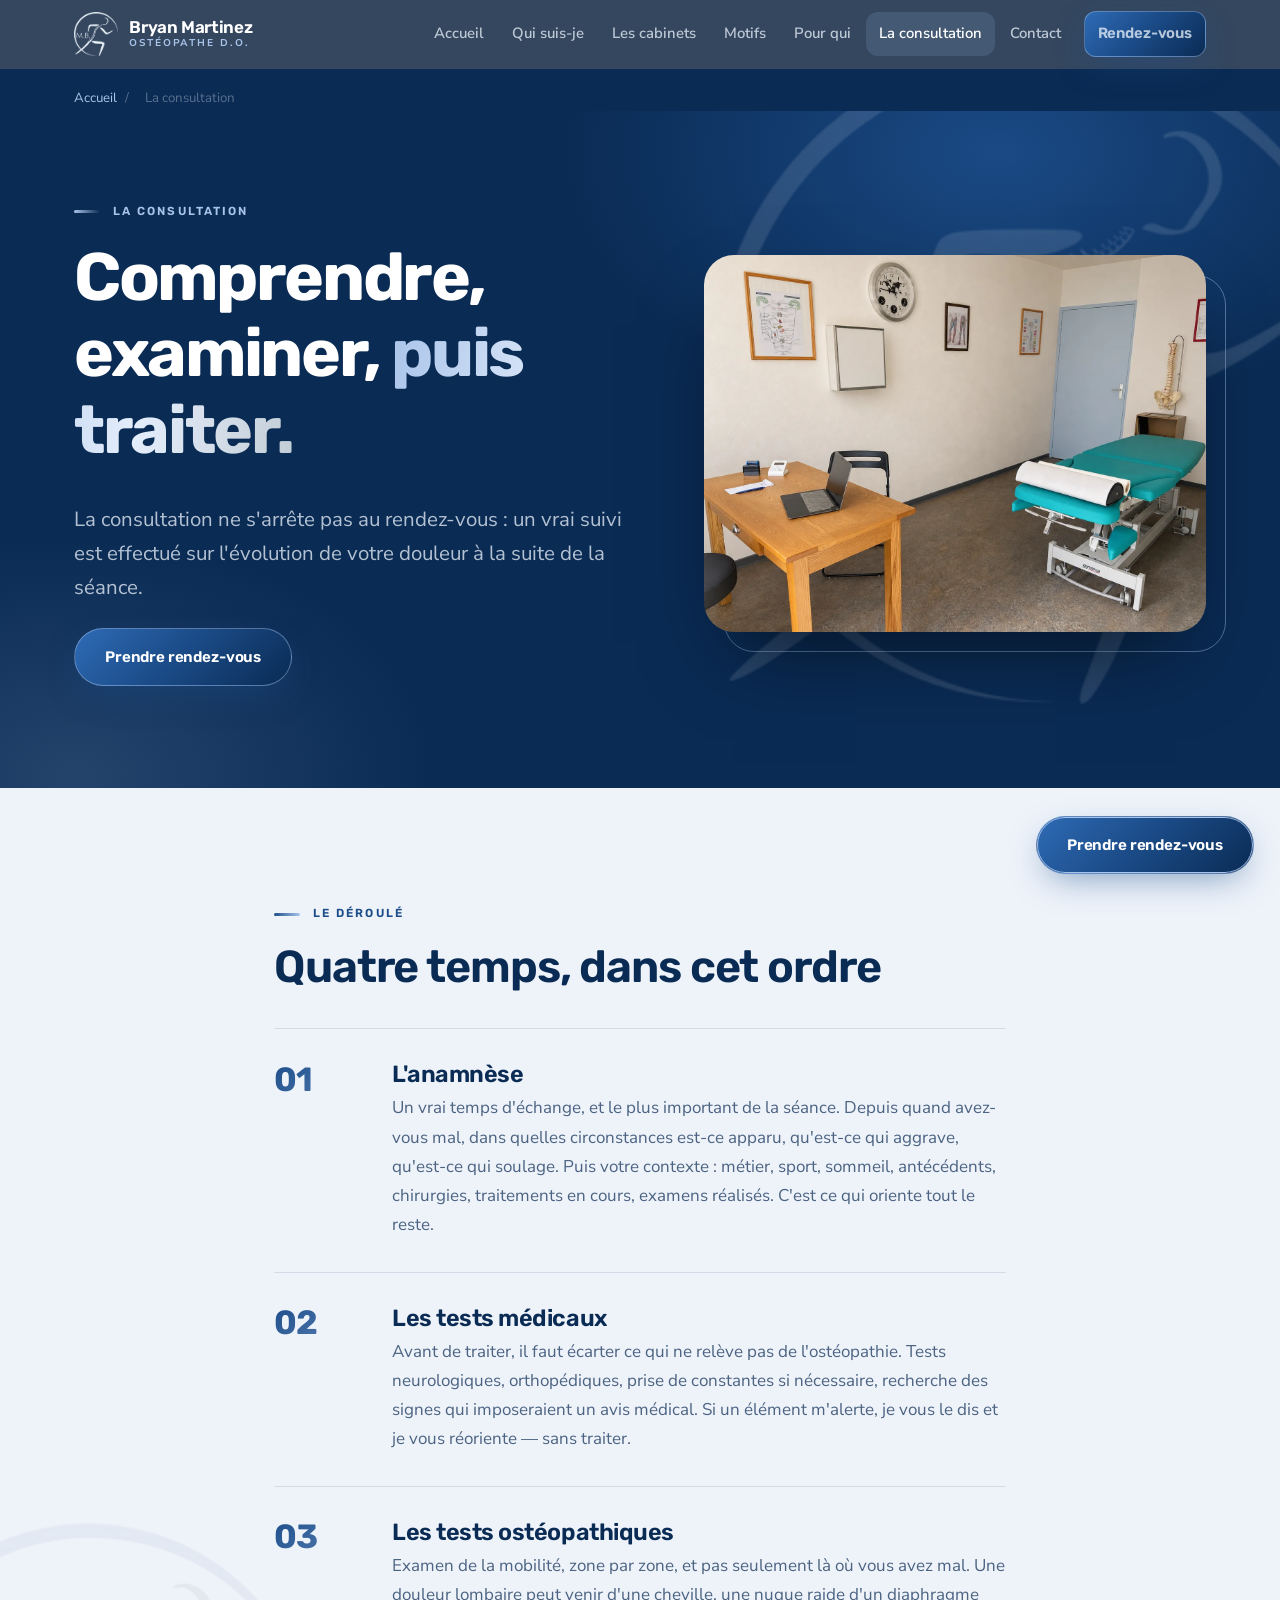
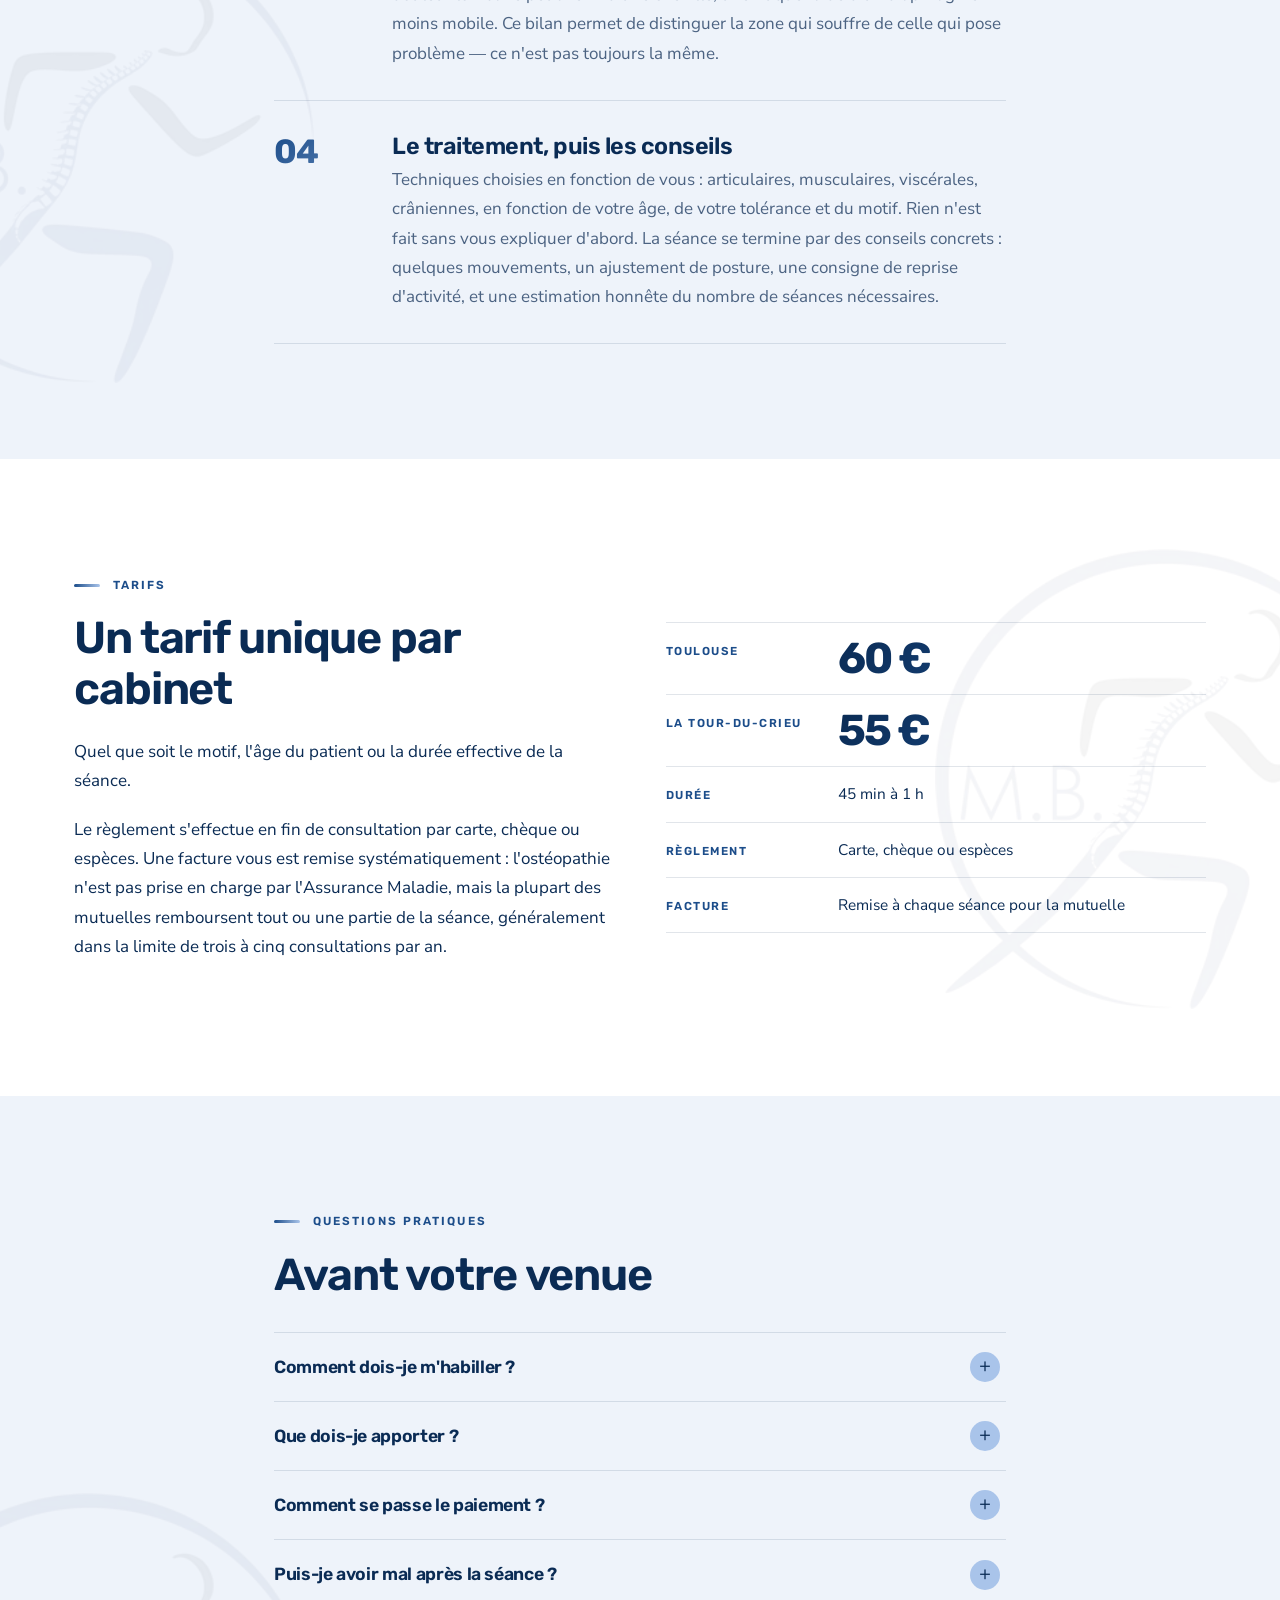
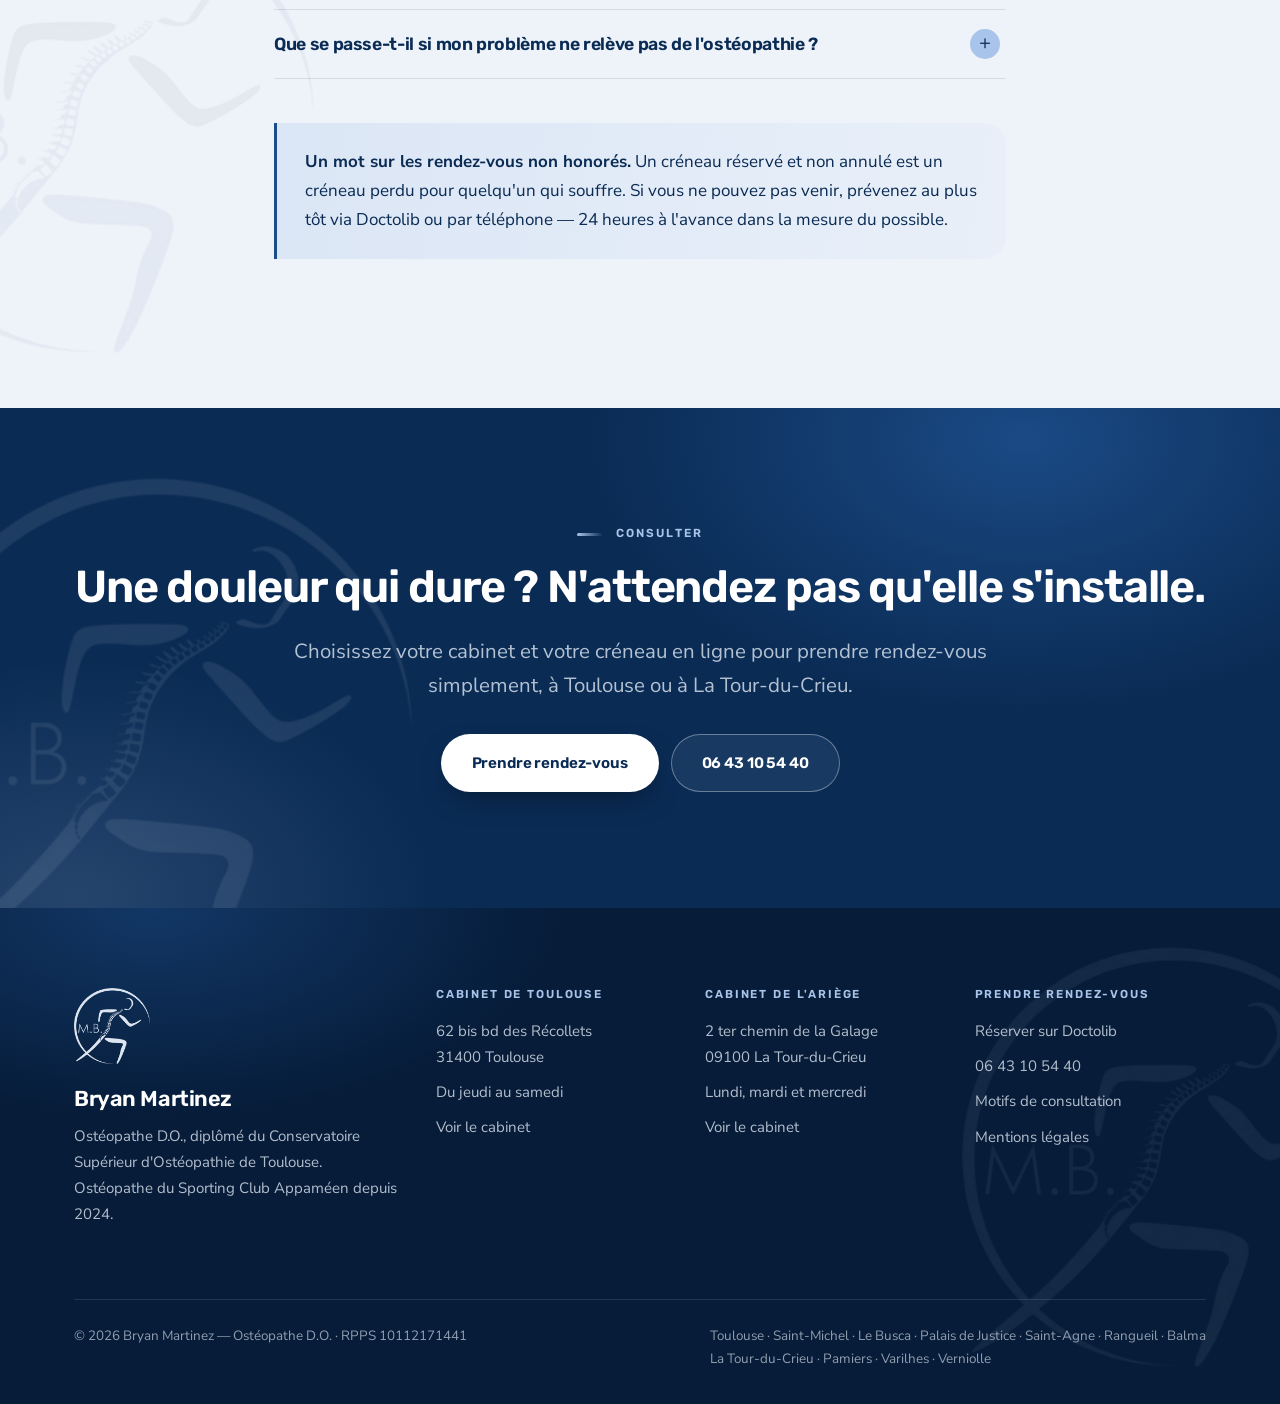
<file: consultation.html>
<!DOCTYPE html>
<html lang="fr">
<head>
<meta charset="utf-8">
<meta name="viewport" content="width=device-width, initial-scale=1">
<title>Déroulé d'une consultation d'ostéopathie et tarifs | Bryan Martinez</title>
<meta name="description" content="Le déroulé d'une consultation d'ostéopathie : échange, examen, traitement, conseils. Tarifs et remboursement mutuelle. Toulouse et La Tour-du-Crieu.">
<link rel="canonical" href="https://bryanmartinez-osteopathe.fr/consultation.html">
<meta name="robots" content="index, follow, max-snippet:-1, max-image-preview:large">
<meta name="author" content="Bryan Martinez">
<meta name="geo.region" content="FR-OCC">

<meta property="og:type" content="website">
<meta property="og:locale" content="fr_FR">
<meta property="og:site_name" content="Bryan Martinez — Ostéopathe D.O.">
<meta property="og:title" content="Déroulé d'une consultation d'ostéopathie et tarifs | Bryan Martinez">
<meta property="og:description" content="Le déroulé d'une consultation d'ostéopathie : échange, examen, traitement, conseils. Tarifs et remboursement mutuelle. Toulouse et La Tour-du-Crieu.">
<meta property="og:url" content="https://bryanmartinez-osteopathe.fr/consultation.html">
<meta property="og:image" content="https://bryanmartinez-osteopathe.fr/assets/bryan-martinez-osteopathe.jpg">
<meta name="twitter:card" content="summary_large_image">

<link rel="preconnect" href="https://fonts.googleapis.com">
<link rel="preconnect" href="https://fonts.gstatic.com" crossorigin>
<link href="https://fonts.googleapis.com/css2?family=Rubik:wght@400;500;600;700&family=Nunito+Sans:opsz,wght@6..12,400;6..12,600;6..12,700&display=swap" rel="stylesheet">
<link rel="preload" as="style" href="assets/styles.css">
<link rel="stylesheet" href="assets/styles.css">
<link rel="icon" type="image/webp" href="assets/favicon.webp">

<script type="application/ld+json">{
  "@context":"https://schema.org",
  "@type":"Physician",
  "@id":"https://bryanmartinez-osteopathe.fr/#bryan-martinez",
  "name":"Bryan Martinez",
  "honorificSuffix":"Ostéopathe D.O.",
  "jobTitle":"Ostéopathe D.O.",
  "medicalSpecialty":"Osteopathic",
  "image":"https://bryanmartinez-osteopathe.fr/assets/bryan-martinez-osteopathe.jpg",
  "url":"https://bryanmartinez-osteopathe.fr/",
  "telephone":"+33643105440",
  "alumniOf":{"@type":"CollegeOrUniversity","name":"Conservatoire Supérieur d'Ostéopathie de Toulouse"},
  "identifier":{"@type":"PropertyValue","name":"RPPS","value":"10112171441"},
  "areaServed":["Toulouse","Saint-Michel","Le Busca","Palais de Justice","Saint-Agne","Rangueil","Balma","La Tour-du-Crieu","Pamiers","Varilhes","Verniolle","Saint-Jean-du-Falga"],
  "worksFor":[{"@id":"https://bryanmartinez-osteopathe.fr/#cabinet-toulouse"},{"@id":"https://bryanmartinez-osteopathe.fr/#cabinet-latourducrieu"}],
  "memberOf":{"@type":"SportsTeam","name":"Sporting Club Appaméen","location":"Pamiers, Ariège"},
  "knowsAbout":["Ostéopathie","Lombalgie","Sciatique","Cervicalgie","Ostéopathie du sport","Ostéopathie viscérale"],
  "sameAs":["https://www.doctolib.fr/osteopathe/toulouse/bryan-martinez"]
}</script>
<script type="application/ld+json">{"@context":"https://schema.org","@type":"FAQPage","mainEntity":[{"@type":"Question","name":"Comment dois-je m'habiller ?","acceptedAnswer":{"@type":"Answer","text":"Venez avec des vêtements souples dans lesquels vous êtes à l'aise : legging, short, brassière ou t-shirt fin. La séance se déroule en sous-vêtements ou en tenue souple selon votre préférence et le motif."}},{"@type":"Question","name":"Que dois-je apporter ?","acceptedAnswer":{"@type":"Answer","text":"Vos examens d'imagerie et comptes rendus récents s'ils concernent votre motif, ainsi que la liste de vos traitements en cours. Rien d'autre n'est nécessaire."}},{"@type":"Question","name":"Comment se passe le paiement ?","acceptedAnswer":{"@type":"Answer","text":"Le règlement se fait en fin de séance, par carte, chèque ou espèces. Une facture vous est remise systématiquement pour votre mutuelle."}},{"@type":"Question","name":"Puis-je avoir mal après la séance ?","acceptedAnswer":{"@type":"Answer","text":"C'est fréquent et sans gravité : une fatigue ou des courbatures peuvent apparaître dans les 24 à 48 heures, le temps que le corps intègre les changements. Si une douleur inhabituelle ou intense survient, appelez-moi."}},{"@type":"Question","name":"Que se passe-t-il si mon problème ne relève pas de l'ostéopathie ?","acceptedAnswer":{"@type":"Answer","text":"Je vous le dis clairement, et je vous oriente vers le professionnel adapté — médecin traitant, kinésithérapeute, spécialiste. C'est aussi cela, une prise en charge honnête."}}]}</script>
<script type="application/ld+json">{"@context":"https://schema.org","@type":"BreadcrumbList","itemListElement":[{"@type":"ListItem","position":1,"name":"Accueil","item":"https://bryanmartinez-osteopathe.fr/"},{"@type":"ListItem","position":2,"name":"La consultation","item":"https://bryanmartinez-osteopathe.fr/"}]}</script>
</head>
<body>

<div class="progression" aria-hidden="true"></div>

<header class="entete">
  <div class="entete-in">
    <a class="logo" href="index.html">
      <img src="assets/logo-entete.webp" alt="Logo de Bryan Martinez, ostéopathe D.O." width="44" height="44">
      <span class="logo-txt"><b>Bryan Martinez</b><span>Ostéopathe D.O.</span></span>
    </a>
    <button class="burger" aria-expanded="false" aria-label="Ouvrir le menu" aria-controls="menu-principal">
      <span></span><span></span><span></span>
    </button>
    <nav class="nav" id="menu-principal" aria-label="Navigation principale">
      <a href="index.html">Accueil</a>
      <a href="qui-suis-je.html">Qui suis-je</a>
      <a href="cabinets.html">Les cabinets</a>
      <a href="motifs.html">Motifs</a>
      <a href="pour-qui.html">Pour qui</a>
      <a href="consultation.html" aria-current="page">La consultation</a>
      <a href="contact.html">Contact</a>
      <a class="btn btn-primaire" style="margin-left:8px" href="https://www.doctolib.fr/osteopathe/toulouse/bryan-martinez" target="_blank" rel="noopener">Rendez-vous</a>
    </nav>
  </div>
</header>

<div class="ariane-bande"><nav class="ariane wrap" aria-label="Fil d'Ariane"><a href="index.html">Accueil</a><span>/</span><span aria-current="page">La consultation</span></nav></div>
<main>

<section class="hero">
  <div class="wrap hero-grille">
    <div>
      <span class="eyebrow reveal">La consultation</span>
      <h1 class="reveal d1">Comprendre,<br>examiner, <em>puis traiter.</em></h1>
      <p class="lead reveal d2">La consultation ne s'arrête pas au rendez-vous : un vrai suivi est effectué
      sur l'évolution de votre douleur à la suite de la séance.</p>
      <div class="btns reveal d3">
        <a class="btn btn-primaire" href="https://www.doctolib.fr/osteopathe/toulouse/bryan-martinez" target="_blank" rel="noopener">Prendre rendez-vous</a>
      </div>
    </div>
    <div class="hero-photo reveal d1"><picture><source srcset="assets/cabinet-osteopathie-la-tour-du-crieu-salle.webp" type="image/webp"><img src="assets/cabinet-osteopathie-la-tour-du-crieu-salle.jpg" alt="Table de consultation et bureau du cabinet d'ostéopathie" width="1448" height="1086" fetchpriority="high"></picture></div>
  </div>
</section>

<section>
  <div class="wrap-etroit">
    <span class="eyebrow reveal">Le déroulé</span>
    <h2 class="reveal">Quatre temps, dans cet ordre</h2>
    <div class="etapes">
      <div class="etape reveal">
        <div>
          <h3>L'anamnèse</h3>
          <p>Un vrai temps d'échange, et le plus important de la séance. Depuis quand avez-vous mal, dans
          quelles circonstances est-ce apparu, qu'est-ce qui aggrave, qu'est-ce qui soulage. Puis votre
          contexte : métier, sport, sommeil, antécédents, chirurgies, traitements en cours, examens réalisés.
          C'est ce qui oriente tout le reste.</p>
        </div>
      </div>
      <div class="etape reveal">
        <div>
          <h3>Les tests médicaux</h3>
          <p>Avant de traiter, il faut écarter ce qui ne relève pas de l'ostéopathie. Tests neurologiques,
          orthopédiques, prise de constantes si nécessaire, recherche des signes qui imposeraient un avis
          médical. Si un élément m'alerte, je vous le dis et je vous réoriente — sans traiter.</p>
        </div>
      </div>
      <div class="etape reveal">
        <div>
          <h3>Les tests ostéopathiques</h3>
          <p>Examen de la mobilité, zone par zone, et pas seulement là où vous avez mal. Une douleur
          lombaire peut venir d'une cheville, une nuque raide d'un diaphragme moins mobile. Ce bilan permet de
          distinguer la zone qui souffre de celle qui pose problème — ce n'est pas toujours la même.</p>
        </div>
      </div>
      <div class="etape reveal">
        <div>
          <h3>Le traitement, puis les conseils</h3>
          <p>Techniques choisies en fonction de vous : articulaires, musculaires, viscérales, crâniennes,
          en fonction de votre âge, de votre tolérance et du motif. Rien n'est fait sans vous expliquer
          d'abord. La séance se termine par des conseils concrets : quelques mouvements, un ajustement de
          posture, une consigne de reprise d'activité, et une estimation honnête du nombre de séances nécessaires.</p>
        </div>
      </div>
    </div>
  </div>
</section>

<section class="sec-paper2">
  <div class="wrap">
    <div class="duo">
      <div class="reveal">
        <span class="eyebrow">Tarifs</span>
        <h2>Un tarif unique par cabinet</h2>
        <p>Quel que soit le motif, l'âge du patient ou la durée effective de la séance.</p>
        <p>Le règlement s'effectue en fin de consultation par carte, chèque ou espèces. Une facture vous est
        remise systématiquement : l'ostéopathie n'est pas prise en charge par l'Assurance Maladie, mais la
        plupart des mutuelles remboursent tout ou une partie de la séance, généralement dans la limite de
        trois à cinq consultations par an.</p>
      </div>
      <div class="reveal d1">
        <ul class="infos" style="margin-top:0">
          <li><strong>Toulouse</strong> <span class="prix">60 €</span></li>
          <li><strong>La Tour-du-Crieu</strong> <span class="prix">55 €</span></li>
          <li><strong>Durée</strong> 45 min à 1 h</li>
          <li><strong>Règlement</strong> Carte, chèque ou espèces</li>
          <li><strong>Facture</strong> Remise à chaque séance pour la mutuelle</li>
        </ul>
      </div>
    </div>
  </div>
</section>

<section>
  <div class="wrap-etroit">
    <span class="eyebrow reveal">Questions pratiques</span>
    <h2 class="reveal">Avant votre venue</h2>
    <div class="faq reveal">
<details><summary>Comment dois-je m'habiller ?</summary><div class="rep"><p>Venez avec des vêtements souples dans lesquels vous êtes à l'aise : legging, short, brassière ou t-shirt fin. La séance se déroule en sous-vêtements ou en tenue souple selon votre préférence et le motif.</p></div></details>
<details><summary>Que dois-je apporter ?</summary><div class="rep"><p>Vos examens d'imagerie et comptes rendus récents s'ils concernent votre motif, ainsi que la liste de vos traitements en cours. Rien d'autre n'est nécessaire.</p></div></details>
<details><summary>Comment se passe le paiement ?</summary><div class="rep"><p>Le règlement se fait en fin de séance, par carte, chèque ou espèces. Une facture vous est remise systématiquement pour votre mutuelle.</p></div></details>
<details><summary>Puis-je avoir mal après la séance ?</summary><div class="rep"><p>C'est fréquent et sans gravité : une fatigue ou des courbatures peuvent apparaître dans les 24 à 48 heures, le temps que le corps intègre les changements. Si une douleur inhabituelle ou intense survient, appelez-moi.</p></div></details>
<details><summary>Que se passe-t-il si mon problème ne relève pas de l'ostéopathie ?</summary><div class="rep"><p>Je vous le dis clairement, et je vous oriente vers le professionnel adapté — médecin traitant, kinésithérapeute, spécialiste. C'est aussi cela, une prise en charge honnête.</p></div></details>
</div>
    <div class="alerte reveal" style="margin-top:44px">
      <p><strong>Un mot sur les rendez-vous non honorés.</strong> Un créneau réservé et non annulé est un
      créneau perdu pour quelqu'un qui souffre. Si vous ne pouvez pas venir, prévenez au plus tôt via
      Doctolib ou par téléphone — 24 heures à l'avance dans la mesure du possible.</p>
    </div>
  </div>
</section>

<section class="sec-pin">
  <div class="wrap cta-bande">
    <span class="eyebrow reveal">Consulter</span>
    <h2 class="reveal">Une douleur qui dure ? N'attendez pas qu'elle s'installe.</h2>
    <p class="lead reveal d1">Choisissez votre cabinet et votre créneau en ligne pour prendre rendez-vous
    simplement, à Toulouse ou à La Tour-du-Crieu.</p>
    <div class="btns reveal d2" style="justify-content:center">
      <a class="btn btn-clair" href="https://www.doctolib.fr/osteopathe/toulouse/bryan-martinez" target="_blank" rel="noopener">Prendre rendez-vous</a>
      <a class="btn btn-ghost" style="border-color:rgba(255,255,255,.35);color:#fff" href="tel:+33643105440">06 43 10 54 40</a>
    </div>
  </div>
</section>

</main>

<footer class="pied">
  <div class="wrap">
    <div class="pied-grille">
      <div>
        <img class="pied-logo" src="assets/logo-pied.webp" alt="" width="76" height="77" loading="lazy">
        <div class="marque">Bryan Martinez</div>
        <p>Ostéopathe D.O., diplômé du Conservatoire Supérieur d'Ostéopathie de Toulouse.<br>
        Ostéopathe du Sporting Club Appaméen depuis 2024.</p>
      </div>
      <div>
        <h3>Cabinet de Toulouse</h3>
        <ul>
          <li>62 bis bd des Récollets<br>31400 Toulouse</li>
          <li>Du jeudi au samedi</li>
          <li><a href="cabinet-toulouse.html">Voir le cabinet</a></li>
        </ul>
      </div>
      <div>
        <h3>Cabinet de l'Ariège</h3>
        <ul>
          <li>2 ter chemin de la Galage<br>09100 La Tour-du-Crieu</li>
          <li>Lundi, mardi et mercredi</li>
          <li><a href="cabinet-la-tour-du-crieu.html">Voir le cabinet</a></li>
        </ul>
      </div>
      <div>
        <h3>Prendre rendez-vous</h3>
        <ul>
          <li><a href="https://www.doctolib.fr/osteopathe/toulouse/bryan-martinez" target="_blank" rel="noopener">Réserver sur Doctolib</a></li>
          <li><a href="tel:+33643105440">06 43 10 54 40</a></li>
          <li><a href="motifs.html">Motifs de consultation</a></li>
          <li><a href="mentions-legales.html">Mentions légales</a></li>
        </ul>
      </div>
    </div>
    <div class="pied-bas">
      <span>© <span id="annee">2026</span> Bryan Martinez — Ostéopathe D.O. · RPPS 10112171441</span>
      <span>Toulouse · Saint-Michel · Le Busca · Palais de Justice · Saint-Agne · Rangueil · Balma<br>La Tour-du-Crieu · Pamiers · Varilhes · Verniolle</span>
    </div>
  </div>
</footer>

<a class="btn btn-primaire rdv-flottant" href="https://www.doctolib.fr/osteopathe/toulouse/bryan-martinez" target="_blank" rel="noopener">
  Prendre rendez-vous
</a>

<script src="assets/script.js" defer></script>
<script>document.getElementById('annee').textContent=new Date().getFullYear();</script>
</body>
</html>
</file>
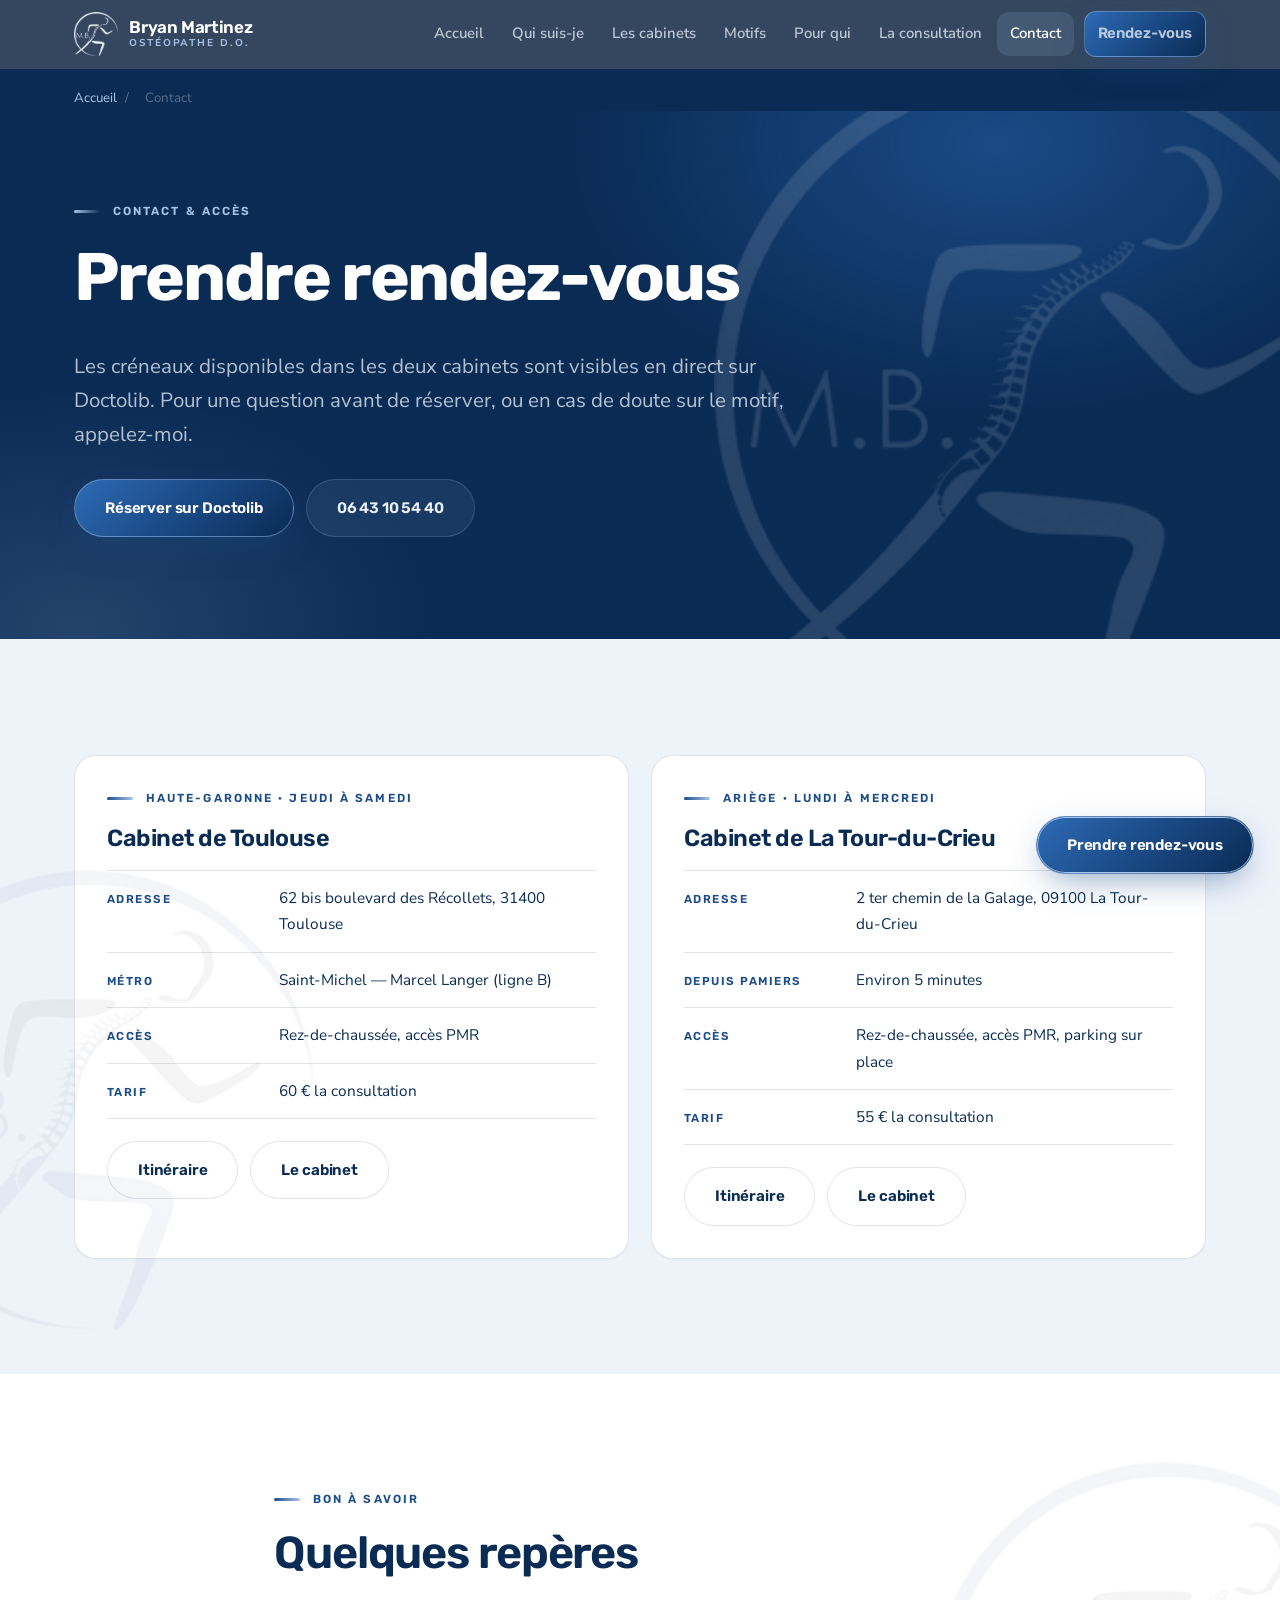
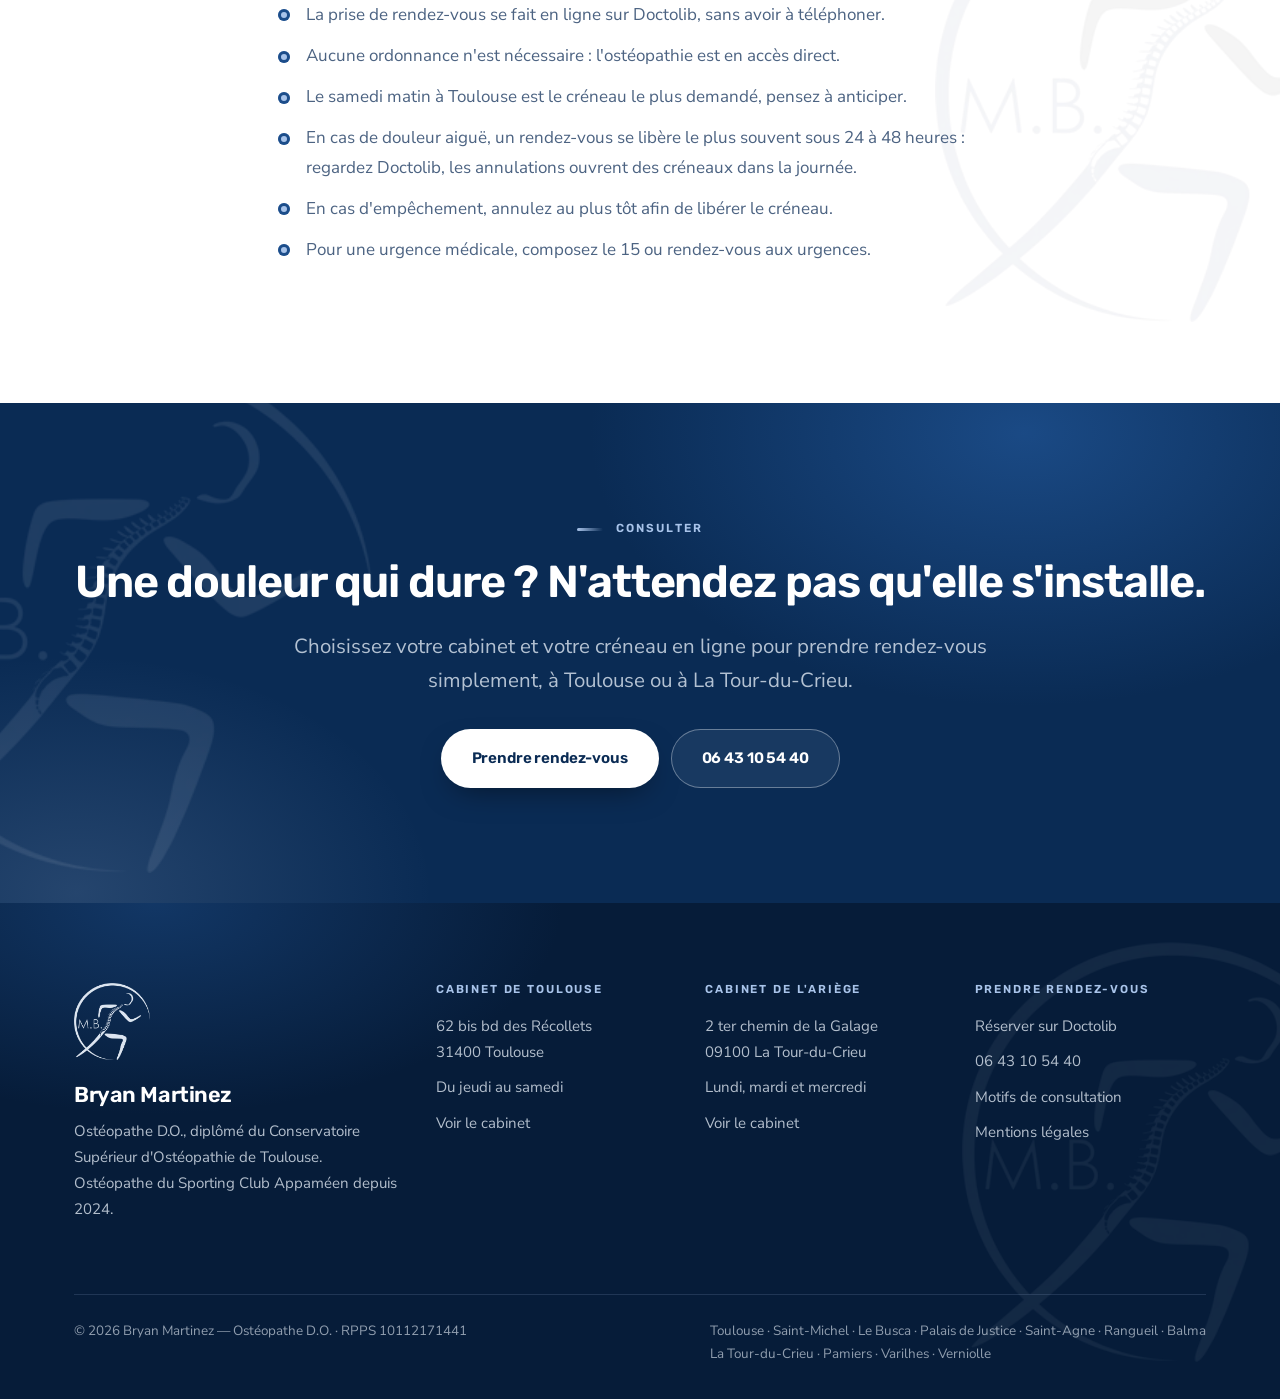
<file: contact.html>
<!DOCTYPE html>
<html lang="fr">
<head>
<meta charset="utf-8">
<meta name="viewport" content="width=device-width, initial-scale=1">
<title>Contact et accès — Ostéopathe Toulouse & La Tour-du-Crieu</title>
<meta name="description" content="Prendre rendez-vous avec Bryan Martinez, ostéopathe à Toulouse (métro Saint-Michel) et La Tour-du-Crieu. Douleur aiguë : souvent sous 48 h.">
<link rel="canonical" href="https://bryanmartinez-osteopathe.fr/contact.html">
<meta name="robots" content="index, follow, max-snippet:-1, max-image-preview:large">
<meta name="author" content="Bryan Martinez">
<meta name="geo.region" content="FR-OCC">

<meta property="og:type" content="website">
<meta property="og:locale" content="fr_FR">
<meta property="og:site_name" content="Bryan Martinez — Ostéopathe D.O.">
<meta property="og:title" content="Contact et accès — Ostéopathe Toulouse & La Tour-du-Crieu">
<meta property="og:description" content="Prendre rendez-vous avec Bryan Martinez, ostéopathe à Toulouse (métro Saint-Michel) et La Tour-du-Crieu. Douleur aiguë : souvent sous 48 h.">
<meta property="og:url" content="https://bryanmartinez-osteopathe.fr/contact.html">
<meta property="og:image" content="https://bryanmartinez-osteopathe.fr/assets/bryan-martinez-osteopathe.jpg">
<meta name="twitter:card" content="summary_large_image">

<link rel="preconnect" href="https://fonts.googleapis.com">
<link rel="preconnect" href="https://fonts.gstatic.com" crossorigin>
<link href="https://fonts.googleapis.com/css2?family=Rubik:wght@400;500;600;700&family=Nunito+Sans:opsz,wght@6..12,400;6..12,600;6..12,700&display=swap" rel="stylesheet">
<link rel="preload" as="style" href="assets/styles.css">
<link rel="stylesheet" href="assets/styles.css">
<link rel="icon" type="image/webp" href="assets/favicon.webp">

<script type="application/ld+json">{
  "@context":"https://schema.org",
  "@type":["MedicalClinic","LocalBusiness"],
  "@id":"https://bryanmartinez-osteopathe.fr/#cabinet-toulouse",
  "name":"Bryan Martinez — Ostéopathe D.O. Toulouse Récollets",
  "medicalSpecialty":"Osteopathic",
  "image":"https://bryanmartinez-osteopathe.fr/assets/cabinet-osteopathie-toulouse-recollets-salle.jpg",
  "url":"https://bryanmartinez-osteopathe.fr/cabinet-toulouse.html",
  "telephone":"+33643105440",
  "priceRange":"60 €",
  "currenciesAccepted":"EUR",
  "isAccessibleForFree":false,
  "address":{"@type":"PostalAddress","streetAddress":"62 bis boulevard des Récollets",
    "addressLocality":"Toulouse","postalCode":"31400","addressRegion":"Occitanie","addressCountry":"FR"},
  "geo":{"@type":"GeoCoordinates","latitude":43.5793,"longitude":1.4460},
  "openingHoursSpecification":[
    {"@type":"OpeningHoursSpecification","dayOfWeek":["Thursday","Friday","Saturday"]}
  ],
  "areaServed":["Toulouse","Saint-Michel","Le Busca","Palais de Justice","Saint-Agne","Rangueil","Empalot","Croix-de-Pierre","Balma"],
  "availableService":{"@type":"MedicalTherapy","name":"Consultation d'ostéopathie"},
  "potentialAction":{"@type":"ReserveAction","target":"https://www.doctolib.fr/osteopathe/toulouse/bryan-martinez"},
  "sameAs":["https://www.doctolib.fr/osteopathe/toulouse/bryan-martinez"]
}</script>
<script type="application/ld+json">{
  "@context":"https://schema.org",
  "@type":["MedicalClinic","LocalBusiness"],
  "@id":"https://bryanmartinez-osteopathe.fr/#cabinet-latourducrieu",
  "name":"Bryan Martinez — Ostéopathe D.O. La Tour-du-Crieu",
  "medicalSpecialty":"Osteopathic",
  "image":"https://bryanmartinez-osteopathe.fr/assets/cabinet-osteopathie-la-tour-du-crieu-salle.jpg",
  "url":"https://bryanmartinez-osteopathe.fr/cabinet-la-tour-du-crieu.html",
  "telephone":"+33643105440",
  "priceRange":"55 €",
  "currenciesAccepted":"EUR",
  "address":{"@type":"PostalAddress","streetAddress":"2 ter chemin de la Galage",
    "addressLocality":"La Tour-du-Crieu","postalCode":"09100","addressRegion":"Occitanie","addressCountry":"FR"},
  "geo":{"@type":"GeoCoordinates","latitude":43.1128,"longitude":1.6428},
  "openingHoursSpecification":[
    {"@type":"OpeningHoursSpecification","dayOfWeek":["Monday","Tuesday","Wednesday"]}
  ],
  "areaServed":["La Tour-du-Crieu","Pamiers","Varilhes","Verniolle","Saint-Jean-du-Falga"],
  "availableService":{"@type":"MedicalTherapy","name":"Consultation d'ostéopathie"},
  "potentialAction":{"@type":"ReserveAction","target":"https://www.doctolib.fr/osteopathe/toulouse/bryan-martinez"},
  "sameAs":["https://www.doctolib.fr/osteopathe/toulouse/bryan-martinez"]
}</script>
<script type="application/ld+json">{"@context":"https://schema.org","@type":"BreadcrumbList","itemListElement":[{"@type":"ListItem","position":1,"name":"Accueil","item":"https://bryanmartinez-osteopathe.fr/"},{"@type":"ListItem","position":2,"name":"Contact","item":"https://bryanmartinez-osteopathe.fr/"}]}</script>
</head>
<body>

<div class="progression" aria-hidden="true"></div>

<header class="entete">
  <div class="entete-in">
    <a class="logo" href="index.html">
      <img src="assets/logo-entete.webp" alt="Logo de Bryan Martinez, ostéopathe D.O." width="44" height="44">
      <span class="logo-txt"><b>Bryan Martinez</b><span>Ostéopathe D.O.</span></span>
    </a>
    <button class="burger" aria-expanded="false" aria-label="Ouvrir le menu" aria-controls="menu-principal">
      <span></span><span></span><span></span>
    </button>
    <nav class="nav" id="menu-principal" aria-label="Navigation principale">
      <a href="index.html">Accueil</a>
      <a href="qui-suis-je.html">Qui suis-je</a>
      <a href="cabinets.html">Les cabinets</a>
      <a href="motifs.html">Motifs</a>
      <a href="pour-qui.html">Pour qui</a>
      <a href="consultation.html">La consultation</a>
      <a href="contact.html" aria-current="page">Contact</a>
      <a class="btn btn-primaire" style="margin-left:8px" href="https://www.doctolib.fr/osteopathe/toulouse/bryan-martinez" target="_blank" rel="noopener">Rendez-vous</a>
    </nav>
  </div>
</header>

<div class="ariane-bande"><nav class="ariane wrap" aria-label="Fil d'Ariane"><a href="index.html">Accueil</a><span>/</span><span aria-current="page">Contact</span></nav></div>
<main>

<section class="hero">
  <div class="wrap">
    <span class="eyebrow reveal">Contact &amp; accès</span>
    <h1 class="reveal d1">Prendre rendez-vous</h1>
    <p class="lead reveal d2">Les créneaux disponibles dans les deux cabinets sont visibles en direct
    sur Doctolib. Pour une question avant de réserver, ou en cas de doute sur le motif, appelez-moi.</p>
    <div class="btns reveal d3" style="margin-top:28px">
      <a class="btn btn-primaire" href="https://www.doctolib.fr/osteopathe/toulouse/bryan-martinez" target="_blank" rel="noopener">Réserver sur Doctolib</a>
      <a class="btn btn-ghost" href="tel:+33643105440">06 43 10 54 40</a>
    </div>
  </div>
</section>

<section>
  <div class="wrap">
    <div class="grille g2">
      <div class="carte reveal">
        <span class="eyebrow">Haute-Garonne · jeudi à samedi</span>
        <h3>Cabinet de Toulouse</h3>
        <ul class="infos" style="margin-top:18px">
          <li><strong>Adresse</strong> 62 bis boulevard des Récollets, 31400 Toulouse</li>
          <li><strong>Métro</strong> Saint-Michel — Marcel Langer (ligne B)</li>
          <li><strong>Accès</strong> Rez-de-chaussée, accès PMR</li>
          <li><strong>Tarif</strong> 60 € la consultation</li>
        </ul>
        <div class="btns" style="margin-top:22px">
          <a class="btn btn-ghost" href="https://www.google.com/maps/search/?api=1&amp;query=62+bis+boulevard+des+R%C3%A9collets+31400+Toulouse" target="_blank" rel="noopener">Itinéraire</a>
          <a class="btn btn-ghost" href="cabinet-toulouse.html">Le cabinet</a>
        </div>
      </div>
      <div class="carte reveal d1">
        <span class="eyebrow">Ariège · lundi à mercredi</span>
        <h3>Cabinet de La Tour-du-Crieu</h3>
        <ul class="infos" style="margin-top:18px">
          <li><strong>Adresse</strong> 2 ter chemin de la Galage, 09100 La Tour-du-Crieu</li>
          <li><strong>Depuis Pamiers</strong> Environ 5 minutes</li>
          <li><strong>Accès</strong> Rez-de-chaussée, accès PMR, parking sur place</li>
          <li><strong>Tarif</strong> 55 € la consultation</li>
        </ul>
        <div class="btns" style="margin-top:22px">
          <a class="btn btn-ghost" href="https://www.google.com/maps/search/?api=1&amp;query=2+ter+chemin+de+la+Galage+09100+La+Tour-du-Crieu" target="_blank" rel="noopener">Itinéraire</a>
          <a class="btn btn-ghost" href="cabinet-la-tour-du-crieu.html">Le cabinet</a>
        </div>
      </div>
    </div>
  </div>
</section>

<section class="sec-paper2">
  <div class="wrap-etroit">
    <span class="eyebrow reveal">Bon à savoir</span>
    <h2 class="reveal">Quelques repères</h2>
    <ul class="liste-check reveal d1">
      <li>La prise de rendez-vous se fait en ligne sur Doctolib, sans avoir à téléphoner.</li>
      <li>Aucune ordonnance n'est nécessaire : l'ostéopathie est en accès direct.</li>
      <li>Le samedi matin à Toulouse est le créneau le plus demandé, pensez à anticiper.</li>
      <li>En cas de douleur aiguë, un rendez-vous se libère le plus souvent sous 24 à 48 heures : regardez Doctolib, les annulations ouvrent des créneaux dans la journée.</li>
      <li>En cas d'empêchement, annulez au plus tôt afin de libérer le créneau.</li>
      <li>Pour une urgence médicale, composez le 15 ou rendez-vous aux urgences.</li>
    </ul>
  </div>
</section>

<section class="sec-pin">
  <div class="wrap cta-bande">
    <span class="eyebrow reveal">Consulter</span>
    <h2 class="reveal">Une douleur qui dure ? N'attendez pas qu'elle s'installe.</h2>
    <p class="lead reveal d1">Choisissez votre cabinet et votre créneau en ligne pour prendre rendez-vous
    simplement, à Toulouse ou à La Tour-du-Crieu.</p>
    <div class="btns reveal d2" style="justify-content:center">
      <a class="btn btn-clair" href="https://www.doctolib.fr/osteopathe/toulouse/bryan-martinez" target="_blank" rel="noopener">Prendre rendez-vous</a>
      <a class="btn btn-ghost" style="border-color:rgba(255,255,255,.35);color:#fff" href="tel:+33643105440">06 43 10 54 40</a>
    </div>
  </div>
</section>

</main>

<footer class="pied">
  <div class="wrap">
    <div class="pied-grille">
      <div>
        <img class="pied-logo" src="assets/logo-pied.webp" alt="" width="76" height="77" loading="lazy">
        <div class="marque">Bryan Martinez</div>
        <p>Ostéopathe D.O., diplômé du Conservatoire Supérieur d'Ostéopathie de Toulouse.<br>
        Ostéopathe du Sporting Club Appaméen depuis 2024.</p>
      </div>
      <div>
        <h3>Cabinet de Toulouse</h3>
        <ul>
          <li>62 bis bd des Récollets<br>31400 Toulouse</li>
          <li>Du jeudi au samedi</li>
          <li><a href="cabinet-toulouse.html">Voir le cabinet</a></li>
        </ul>
      </div>
      <div>
        <h3>Cabinet de l'Ariège</h3>
        <ul>
          <li>2 ter chemin de la Galage<br>09100 La Tour-du-Crieu</li>
          <li>Lundi, mardi et mercredi</li>
          <li><a href="cabinet-la-tour-du-crieu.html">Voir le cabinet</a></li>
        </ul>
      </div>
      <div>
        <h3>Prendre rendez-vous</h3>
        <ul>
          <li><a href="https://www.doctolib.fr/osteopathe/toulouse/bryan-martinez" target="_blank" rel="noopener">Réserver sur Doctolib</a></li>
          <li><a href="tel:+33643105440">06 43 10 54 40</a></li>
          <li><a href="motifs.html">Motifs de consultation</a></li>
          <li><a href="mentions-legales.html">Mentions légales</a></li>
        </ul>
      </div>
    </div>
    <div class="pied-bas">
      <span>© <span id="annee">2026</span> Bryan Martinez — Ostéopathe D.O. · RPPS 10112171441</span>
      <span>Toulouse · Saint-Michel · Le Busca · Palais de Justice · Saint-Agne · Rangueil · Balma<br>La Tour-du-Crieu · Pamiers · Varilhes · Verniolle</span>
    </div>
  </div>
</footer>

<a class="btn btn-primaire rdv-flottant" href="https://www.doctolib.fr/osteopathe/toulouse/bryan-martinez" target="_blank" rel="noopener">
  Prendre rendez-vous
</a>

<script src="assets/script.js" defer></script>
<script>document.getElementById('annee').textContent=new Date().getFullYear();</script>
</body>
</html>
</file>
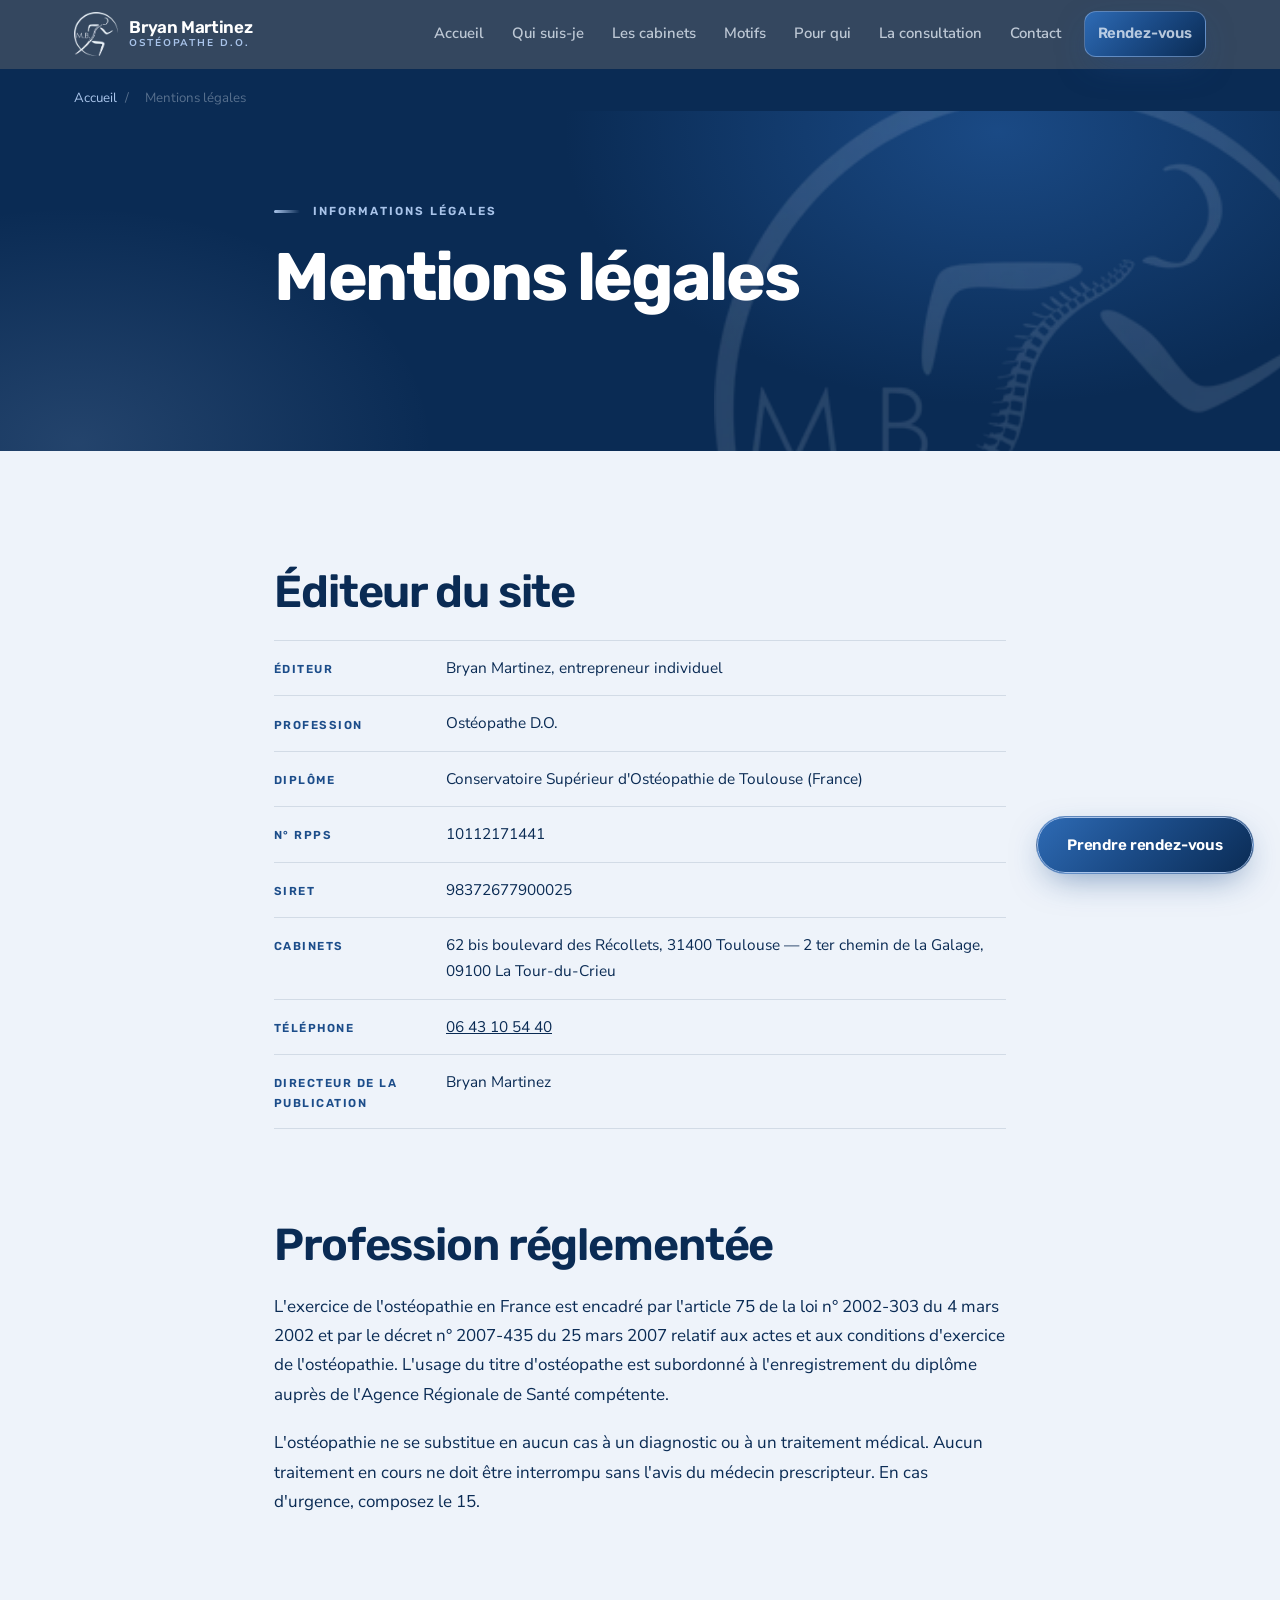
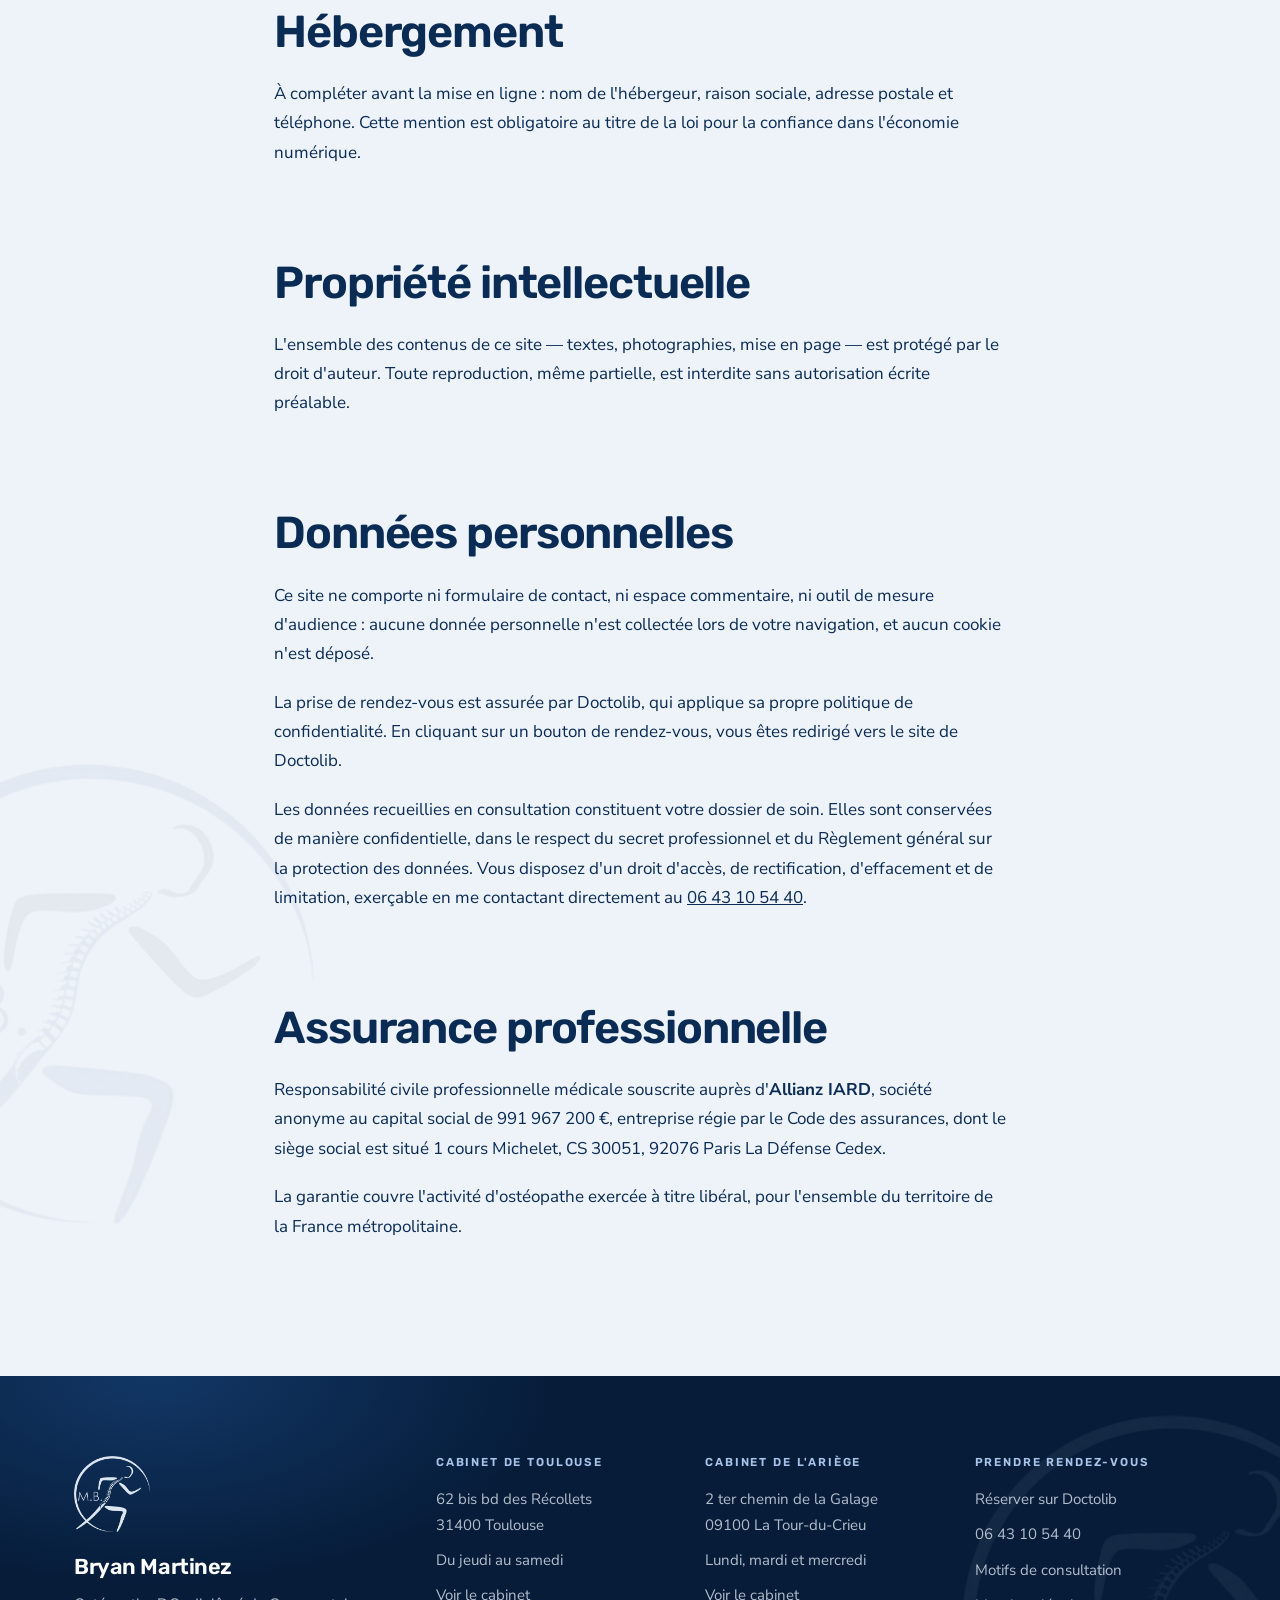
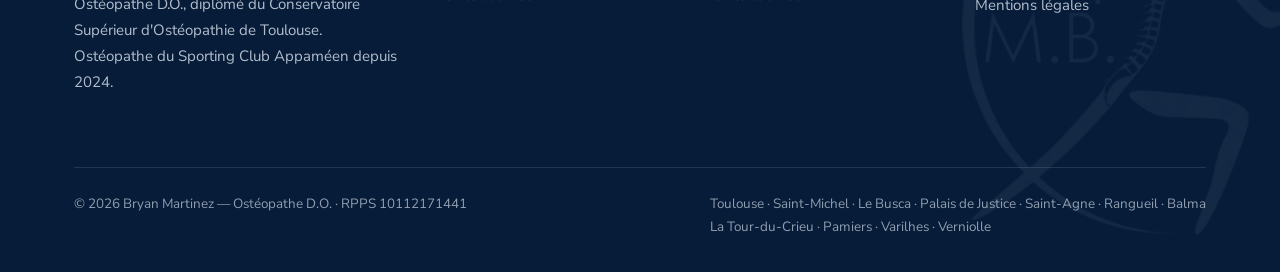
<file: mentions-legales.html>
<!DOCTYPE html>
<html lang="fr">
<head>
<meta charset="utf-8">
<meta name="viewport" content="width=device-width, initial-scale=1">
<title>Mentions légales — Bryan Martinez, Ostéopathe D.O.</title>
<meta name="description" content="Mentions légales du site de Bryan Martinez, ostéopathe D.O. à Toulouse et La Tour-du-Crieu. Éditeur, RPPS, SIRET, hébergeur, données personnelles.">
<link rel="canonical" href="https://bryanmartinez-osteopathe.fr/mentions-legales.html">
<meta name="robots" content="index, follow, max-snippet:-1, max-image-preview:large">
<meta name="author" content="Bryan Martinez">
<meta name="geo.region" content="FR-OCC">

<meta property="og:type" content="website">
<meta property="og:locale" content="fr_FR">
<meta property="og:site_name" content="Bryan Martinez — Ostéopathe D.O.">
<meta property="og:title" content="Mentions légales — Bryan Martinez, Ostéopathe D.O.">
<meta property="og:description" content="Mentions légales du site de Bryan Martinez, ostéopathe D.O. à Toulouse et La Tour-du-Crieu. Éditeur, RPPS, SIRET, hébergeur, données personnelles.">
<meta property="og:url" content="https://bryanmartinez-osteopathe.fr/mentions-legales.html">
<meta property="og:image" content="https://bryanmartinez-osteopathe.fr/assets/bryan-martinez-osteopathe.jpg">
<meta name="twitter:card" content="summary_large_image">

<link rel="preconnect" href="https://fonts.googleapis.com">
<link rel="preconnect" href="https://fonts.gstatic.com" crossorigin>
<link href="https://fonts.googleapis.com/css2?family=Rubik:wght@400;500;600;700&family=Nunito+Sans:opsz,wght@6..12,400;6..12,600;6..12,700&display=swap" rel="stylesheet">
<link rel="preload" as="style" href="assets/styles.css">
<link rel="stylesheet" href="assets/styles.css">
<link rel="icon" type="image/webp" href="assets/favicon.webp">

<script type="application/ld+json">{"@context":"https://schema.org","@type":"BreadcrumbList","itemListElement":[{"@type":"ListItem","position":1,"name":"Accueil","item":"https://bryanmartinez-osteopathe.fr/"},{"@type":"ListItem","position":2,"name":"Mentions légales","item":"https://bryanmartinez-osteopathe.fr/"}]}</script>
</head>
<body>

<div class="progression" aria-hidden="true"></div>

<header class="entete">
  <div class="entete-in">
    <a class="logo" href="index.html">
      <img src="assets/logo-entete.webp" alt="Logo de Bryan Martinez, ostéopathe D.O." width="44" height="44">
      <span class="logo-txt"><b>Bryan Martinez</b><span>Ostéopathe D.O.</span></span>
    </a>
    <button class="burger" aria-expanded="false" aria-label="Ouvrir le menu" aria-controls="menu-principal">
      <span></span><span></span><span></span>
    </button>
    <nav class="nav" id="menu-principal" aria-label="Navigation principale">
      <a href="index.html">Accueil</a>
      <a href="qui-suis-je.html">Qui suis-je</a>
      <a href="cabinets.html">Les cabinets</a>
      <a href="motifs.html">Motifs</a>
      <a href="pour-qui.html">Pour qui</a>
      <a href="consultation.html">La consultation</a>
      <a href="contact.html">Contact</a>
      <a class="btn btn-primaire" style="margin-left:8px" href="https://www.doctolib.fr/osteopathe/toulouse/bryan-martinez" target="_blank" rel="noopener">Rendez-vous</a>
    </nav>
  </div>
</header>

<div class="ariane-bande"><nav class="ariane wrap" aria-label="Fil d'Ariane"><a href="index.html">Accueil</a><span>/</span><span aria-current="page">Mentions légales</span></nav></div>
<main>

<section class="hero">
  <div class="wrap-etroit" style="padding-left:24px">
    <span class="eyebrow">Informations légales</span>
    <h1>Mentions légales</h1>
  </div>
</section>

<section>
  <div class="wrap-etroit">
    <h2>Éditeur du site</h2>
    <ul class="infos" style="margin-top:0">
      <li><strong>Éditeur</strong> Bryan Martinez, entrepreneur individuel</li>
      <li><strong>Profession</strong> Ostéopathe D.O.</li>
      <li><strong>Diplôme</strong> Conservatoire Supérieur d'Ostéopathie de Toulouse (France)</li>
      <li><strong>N° RPPS</strong> 10112171441</li>
      <li><strong>SIRET</strong> 98372677900025</li>
      <li><strong>Cabinets</strong> 62 bis boulevard des Récollets, 31400 Toulouse — 2 ter chemin de la Galage, 09100 La Tour-du-Crieu</li>
      <li><strong>Téléphone</strong> <a href="tel:+33643105440">06 43 10 54 40</a></li>
      <li><strong>Directeur de la publication</strong> Bryan Martinez</li>
    </ul>

    <h2 style="margin-top:2em">Profession réglementée</h2>
    <p>L'exercice de l'ostéopathie en France est encadré par l'article 75 de la loi n° 2002-303 du 4 mars 2002
    et par le décret n° 2007-435 du 25 mars 2007 relatif aux actes et aux conditions d'exercice de l'ostéopathie.
    L'usage du titre d'ostéopathe est subordonné à l'enregistrement du diplôme auprès de l'Agence Régionale
    de Santé compétente.</p>
    <p>L'ostéopathie ne se substitue en aucun cas à un diagnostic ou à un traitement médical. Aucun traitement
    en cours ne doit être interrompu sans l'avis du médecin prescripteur. En cas d'urgence, composez le 15.</p>

    <h2 style="margin-top:2em">Hébergement</h2>
    <p>À compléter avant la mise en ligne : nom de l'hébergeur, raison sociale, adresse postale et téléphone.
    Cette mention est obligatoire au titre de la loi pour la confiance dans l'économie numérique.</p>

    <h2 style="margin-top:2em">Propriété intellectuelle</h2>
    <p>L'ensemble des contenus de ce site — textes, photographies, mise en page — est protégé par le droit
    d'auteur. Toute reproduction, même partielle, est interdite sans autorisation écrite préalable.</p>

    <h2 style="margin-top:2em">Données personnelles</h2>
    <p>Ce site ne comporte ni formulaire de contact, ni espace commentaire, ni outil de mesure d'audience :
    aucune donnée personnelle n'est collectée lors de votre navigation, et aucun cookie n'est déposé.</p>
    <p>La prise de rendez-vous est assurée par Doctolib, qui applique sa propre politique de confidentialité.
    En cliquant sur un bouton de rendez-vous, vous êtes redirigé vers le site de Doctolib.</p>
    <p>Les données recueillies en consultation constituent votre dossier de soin. Elles sont conservées de
    manière confidentielle, dans le respect du secret professionnel et du Règlement général sur la protection
    des données. Vous disposez d'un droit d'accès, de rectification, d'effacement et de limitation, exerçable
    en me contactant directement au <a href="tel:+33643105440">06 43 10 54 40</a>.</p>

    <h2 style="margin-top:2em">Assurance professionnelle</h2>
    <p>Responsabilité civile professionnelle médicale souscrite auprès d'<strong>Allianz IARD</strong>,
    société anonyme au capital social de 991 967 200 €, entreprise régie par le Code des assurances,
    dont le siège social est situé 1 cours Michelet, CS 30051, 92076 Paris La Défense Cedex.</p>
    <p>La garantie couvre l'activité d'ostéopathe exercée à titre libéral, pour l'ensemble du territoire
    de la France métropolitaine.</p>
  </div>
</section>

</main>

<footer class="pied">
  <div class="wrap">
    <div class="pied-grille">
      <div>
        <img class="pied-logo" src="assets/logo-pied.webp" alt="" width="76" height="77" loading="lazy">
        <div class="marque">Bryan Martinez</div>
        <p>Ostéopathe D.O., diplômé du Conservatoire Supérieur d'Ostéopathie de Toulouse.<br>
        Ostéopathe du Sporting Club Appaméen depuis 2024.</p>
      </div>
      <div>
        <h3>Cabinet de Toulouse</h3>
        <ul>
          <li>62 bis bd des Récollets<br>31400 Toulouse</li>
          <li>Du jeudi au samedi</li>
          <li><a href="cabinet-toulouse.html">Voir le cabinet</a></li>
        </ul>
      </div>
      <div>
        <h3>Cabinet de l'Ariège</h3>
        <ul>
          <li>2 ter chemin de la Galage<br>09100 La Tour-du-Crieu</li>
          <li>Lundi, mardi et mercredi</li>
          <li><a href="cabinet-la-tour-du-crieu.html">Voir le cabinet</a></li>
        </ul>
      </div>
      <div>
        <h3>Prendre rendez-vous</h3>
        <ul>
          <li><a href="https://www.doctolib.fr/osteopathe/toulouse/bryan-martinez" target="_blank" rel="noopener">Réserver sur Doctolib</a></li>
          <li><a href="tel:+33643105440">06 43 10 54 40</a></li>
          <li><a href="motifs.html">Motifs de consultation</a></li>
          <li><a href="mentions-legales.html">Mentions légales</a></li>
        </ul>
      </div>
    </div>
    <div class="pied-bas">
      <span>© <span id="annee">2026</span> Bryan Martinez — Ostéopathe D.O. · RPPS 10112171441</span>
      <span>Toulouse · Saint-Michel · Le Busca · Palais de Justice · Saint-Agne · Rangueil · Balma<br>La Tour-du-Crieu · Pamiers · Varilhes · Verniolle</span>
    </div>
  </div>
</footer>

<a class="btn btn-primaire rdv-flottant" href="https://www.doctolib.fr/osteopathe/toulouse/bryan-martinez" target="_blank" rel="noopener">
  Prendre rendez-vous
</a>

<script src="assets/script.js" defer></script>
<script>document.getElementById('annee').textContent=new Date().getFullYear();</script>
</body>
</html>
</file>
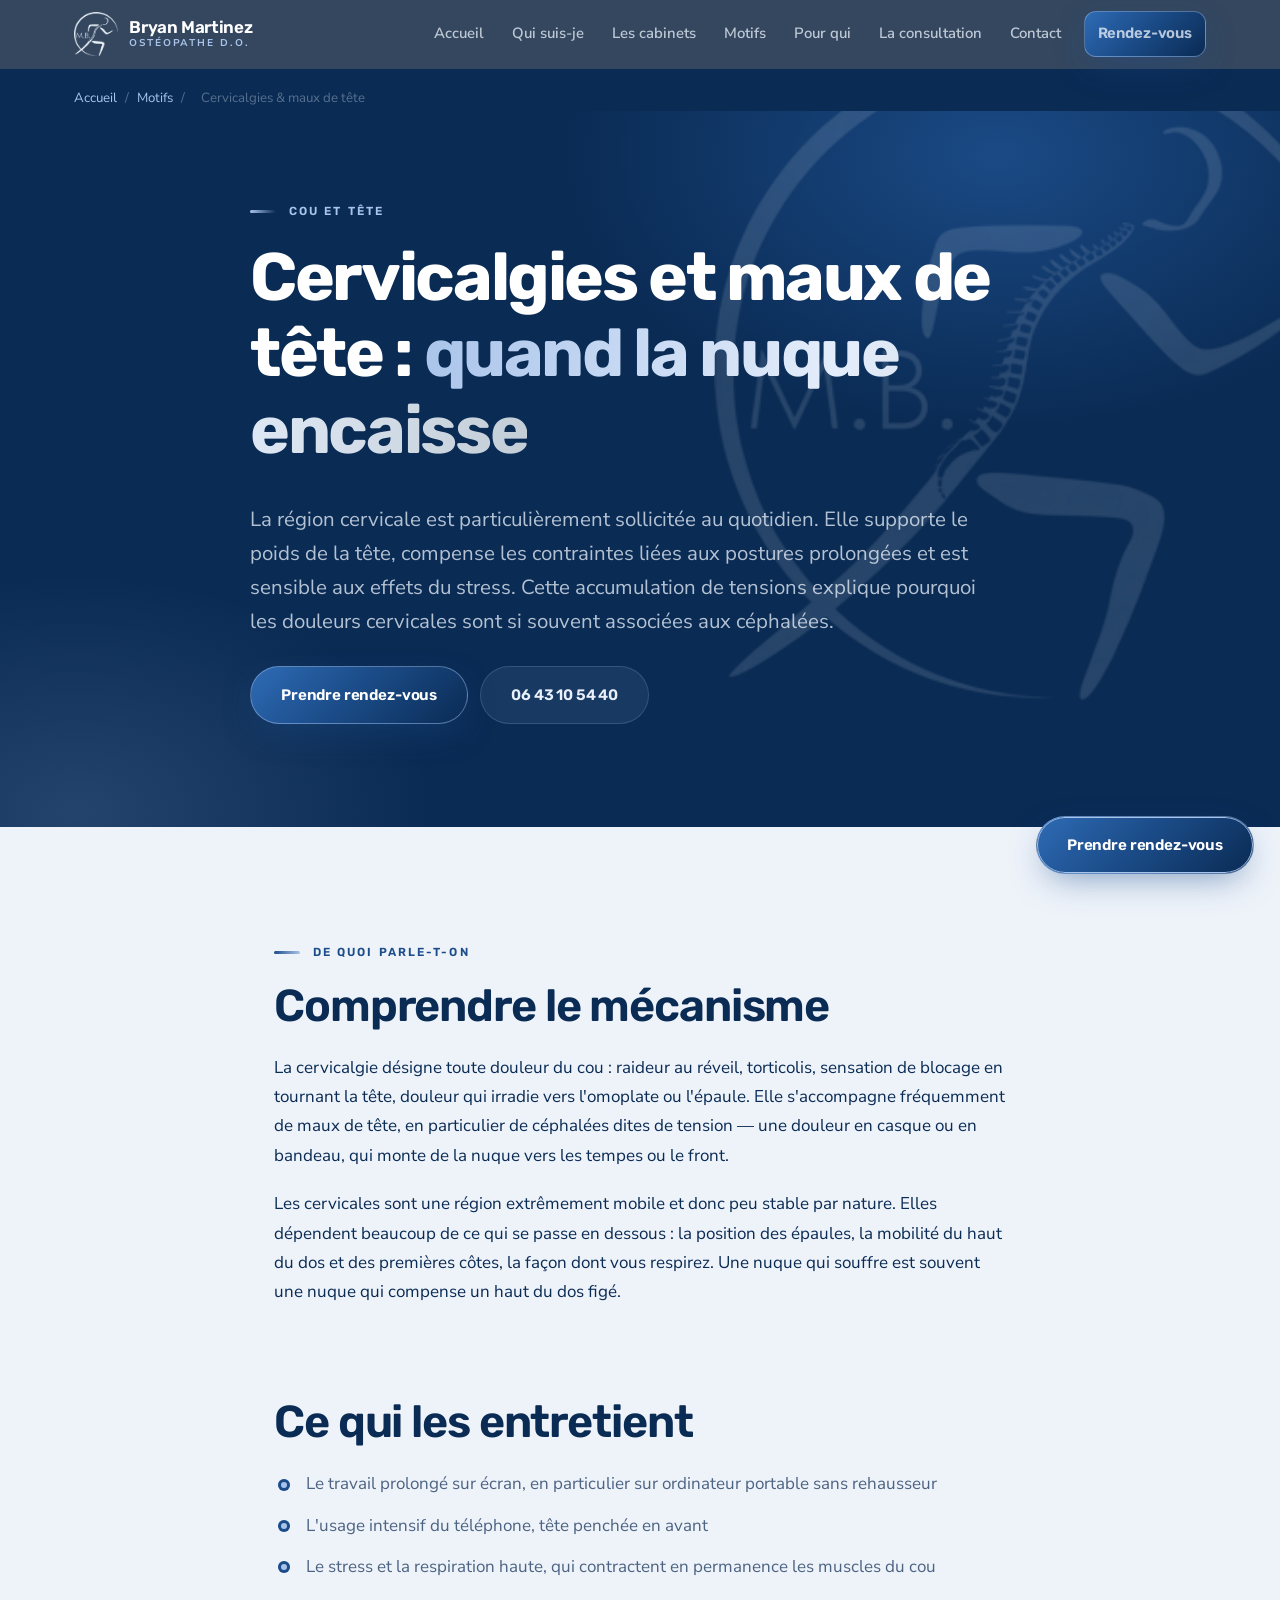
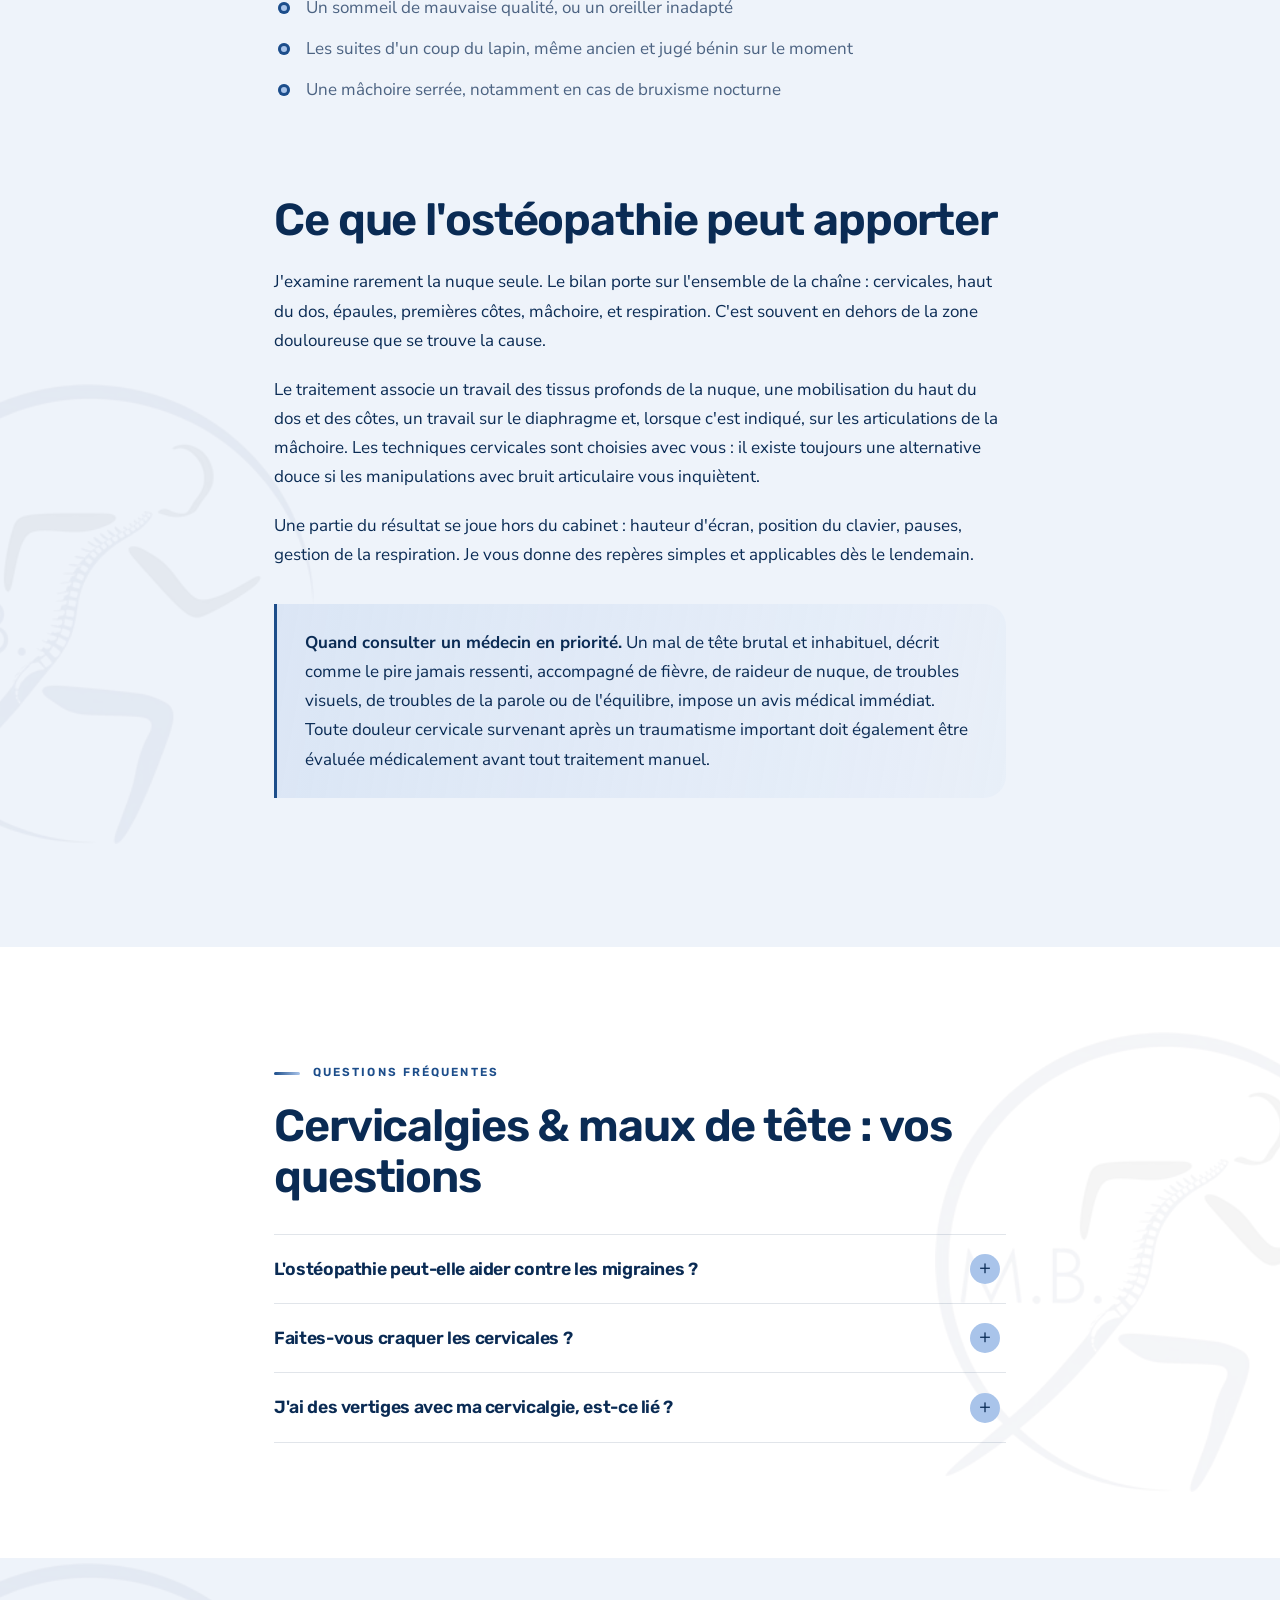
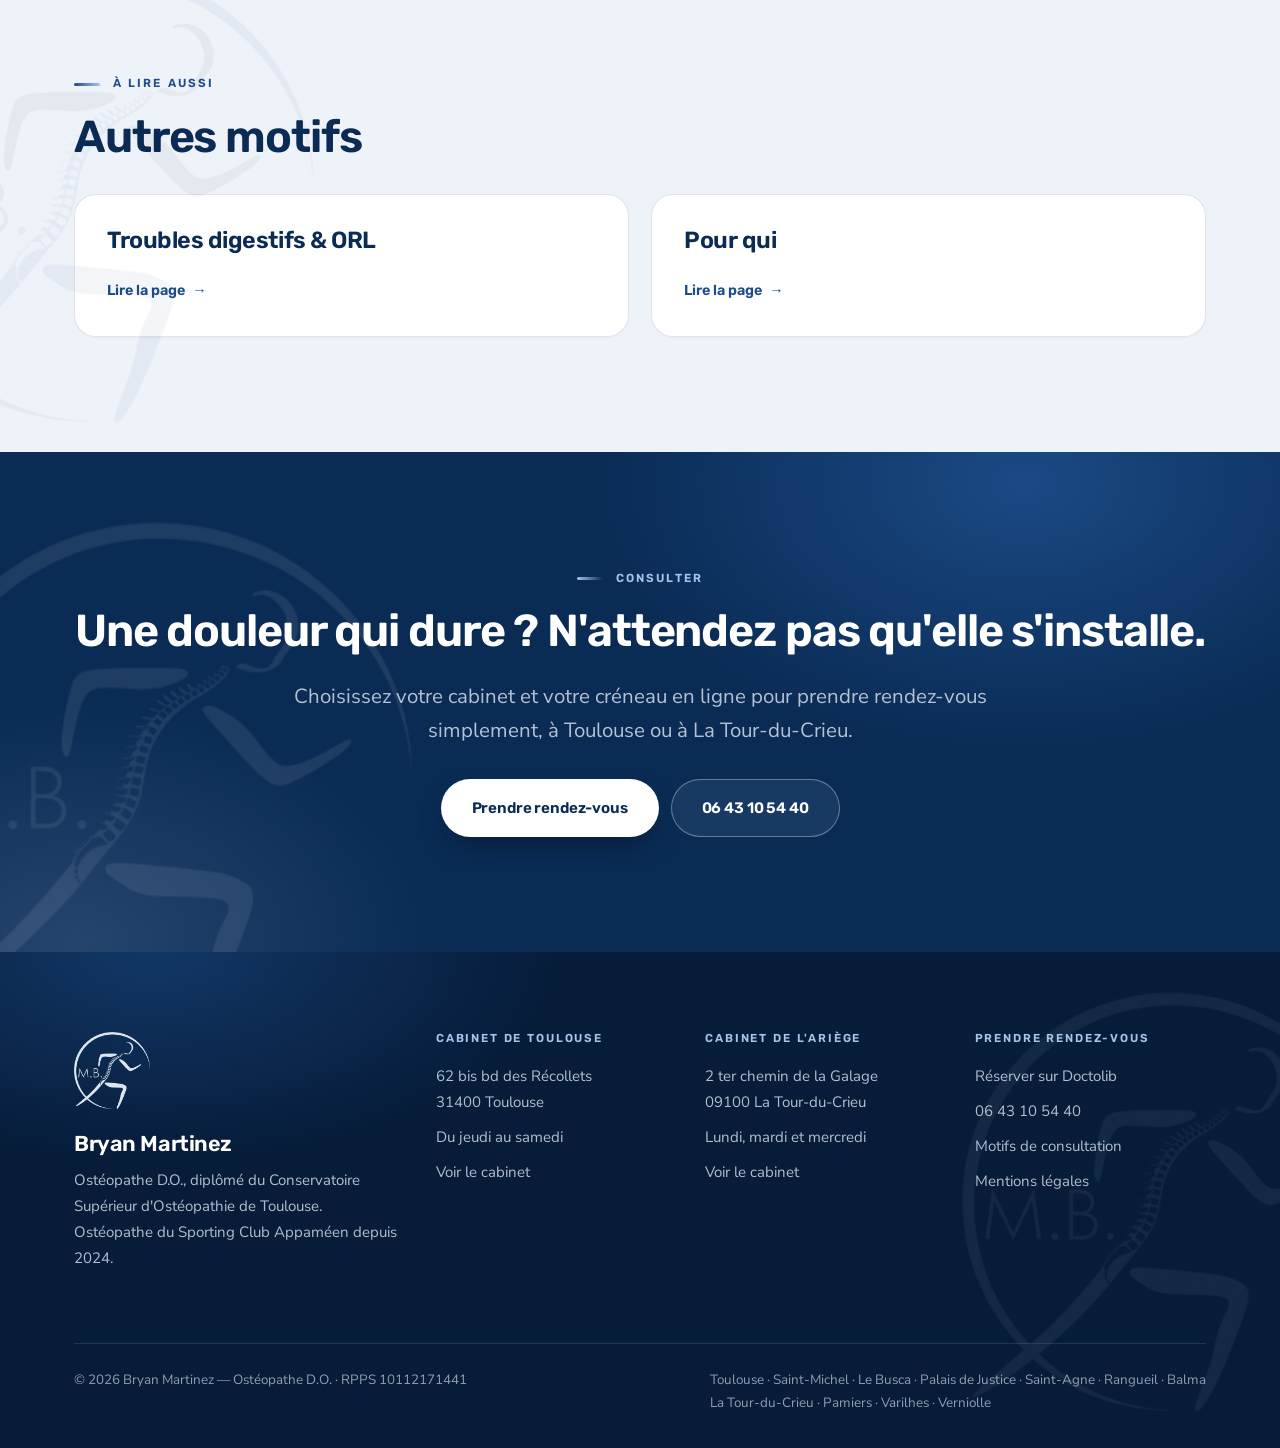
<file: motif-cervicalgies-maux-de-tete.html>
<!DOCTYPE html>
<html lang="fr">
<head>
<meta charset="utf-8">
<meta name="viewport" content="width=device-width, initial-scale=1">
<title>Ostéopathe pour cervicalgie et maux de tête — Toulouse & Pamiers</title>
<meta name="description" content="Nuque raide, torticolis, céphalées de tension : comprendre les cervicalgies et le rôle de l'ostéopathie. Cabinets à Toulouse et La Tour-du-Crieu.">
<link rel="canonical" href="https://bryanmartinez-osteopathe.fr/motif-cervicalgies-maux-de-tete.html">
<meta name="robots" content="index, follow, max-snippet:-1, max-image-preview:large">
<meta name="author" content="Bryan Martinez">
<meta name="geo.region" content="FR-OCC">

<meta property="og:type" content="website">
<meta property="og:locale" content="fr_FR">
<meta property="og:site_name" content="Bryan Martinez — Ostéopathe D.O.">
<meta property="og:title" content="Ostéopathe pour cervicalgie et maux de tête — Toulouse & Pamiers">
<meta property="og:description" content="Nuque raide, torticolis, céphalées de tension : comprendre les cervicalgies et le rôle de l'ostéopathie. Cabinets à Toulouse et La Tour-du-Crieu.">
<meta property="og:url" content="https://bryanmartinez-osteopathe.fr/motif-cervicalgies-maux-de-tete.html">
<meta property="og:image" content="https://bryanmartinez-osteopathe.fr/assets/bryan-martinez-osteopathe.jpg">
<meta name="twitter:card" content="summary_large_image">

<link rel="preconnect" href="https://fonts.googleapis.com">
<link rel="preconnect" href="https://fonts.gstatic.com" crossorigin>
<link href="https://fonts.googleapis.com/css2?family=Rubik:wght@400;500;600;700&family=Nunito+Sans:opsz,wght@6..12,400;6..12,600;6..12,700&display=swap" rel="stylesheet">
<link rel="preload" as="style" href="assets/styles.css">
<link rel="stylesheet" href="assets/styles.css">
<link rel="icon" type="image/webp" href="assets/favicon.webp">

<script type="application/ld+json">{
  "@context":"https://schema.org",
  "@type":"Physician",
  "@id":"https://bryanmartinez-osteopathe.fr/#bryan-martinez",
  "name":"Bryan Martinez",
  "honorificSuffix":"Ostéopathe D.O.",
  "jobTitle":"Ostéopathe D.O.",
  "medicalSpecialty":"Osteopathic",
  "image":"https://bryanmartinez-osteopathe.fr/assets/bryan-martinez-osteopathe.jpg",
  "url":"https://bryanmartinez-osteopathe.fr/",
  "telephone":"+33643105440",
  "alumniOf":{"@type":"CollegeOrUniversity","name":"Conservatoire Supérieur d'Ostéopathie de Toulouse"},
  "identifier":{"@type":"PropertyValue","name":"RPPS","value":"10112171441"},
  "areaServed":["Toulouse","Saint-Michel","Le Busca","Palais de Justice","Saint-Agne","Rangueil","Balma","La Tour-du-Crieu","Pamiers","Varilhes","Verniolle","Saint-Jean-du-Falga"],
  "worksFor":[{"@id":"https://bryanmartinez-osteopathe.fr/#cabinet-toulouse"},{"@id":"https://bryanmartinez-osteopathe.fr/#cabinet-latourducrieu"}],
  "memberOf":{"@type":"SportsTeam","name":"Sporting Club Appaméen","location":"Pamiers, Ariège"},
  "knowsAbout":["Ostéopathie","Lombalgie","Sciatique","Cervicalgie","Ostéopathie du sport","Ostéopathie viscérale"],
  "sameAs":["https://www.doctolib.fr/osteopathe/toulouse/bryan-martinez"]
}</script>
<script type="application/ld+json">{"@context":"https://schema.org","@type":"FAQPage","mainEntity":[{"@type":"Question","name":"L'ostéopathie peut-elle aider contre les migraines ?","acceptedAnswer":{"@type":"Answer","text":"La migraine est une maladie neurologique qui relève d'un suivi médical. Les céphalées de tension, en revanche, sont le plus souvent liées à des tensions musculaires et articulaires. L'ostéopathie est principalement indiquée dans cette seconde situation. En cas de migraine, elle peut accompagner le traitement médical en agissant sur les tensions cervicales, sans jamais s'y substituer."}},{"@type":"Question","name":"Faites-vous craquer les cervicales ?","acceptedAnswer":{"@type":"Answer","text":"Uniquement si c'est indiqué et si vous êtes à l'aise avec. Il existe des techniques douces tout aussi pertinentes, et je m'y adapte sans difficulté. Rien n'est fait sans vous prévenir avant."}},{"@type":"Question","name":"J'ai des vertiges avec ma cervicalgie, est-ce lié ?","acceptedAnswer":{"@type":"Answer","text":"Cela peut l'être, car la nuque participe à l'équilibre. Mais des vertiges méritent toujours d'être caractérisés précisément : certains relèvent de l'ORL ou de la neurologie. J'effectue les tests nécessaires et vous oriente si la situation dépasse mon champ."}}]}</script>
<script type="application/ld+json">{"@context":"https://schema.org","@type":"BreadcrumbList","itemListElement":[{"@type":"ListItem","position":1,"name":"Accueil","item":"https://bryanmartinez-osteopathe.fr/"},{"@type":"ListItem","position":2,"name":"Motifs","item":"https://bryanmartinez-osteopathe.fr/motifs.html"},{"@type":"ListItem","position":3,"name":"Cervicalgies & maux de tête","item":"https://bryanmartinez-osteopathe.fr/"}]}</script>
</head>
<body>

<div class="progression" aria-hidden="true"></div>

<header class="entete">
  <div class="entete-in">
    <a class="logo" href="index.html">
      <img src="assets/logo-entete.webp" alt="Logo de Bryan Martinez, ostéopathe D.O." width="44" height="44">
      <span class="logo-txt"><b>Bryan Martinez</b><span>Ostéopathe D.O.</span></span>
    </a>
    <button class="burger" aria-expanded="false" aria-label="Ouvrir le menu" aria-controls="menu-principal">
      <span></span><span></span><span></span>
    </button>
    <nav class="nav" id="menu-principal" aria-label="Navigation principale">
      <a href="index.html">Accueil</a>
      <a href="qui-suis-je.html">Qui suis-je</a>
      <a href="cabinets.html">Les cabinets</a>
      <a href="motifs.html">Motifs</a>
      <a href="pour-qui.html">Pour qui</a>
      <a href="consultation.html">La consultation</a>
      <a href="contact.html">Contact</a>
      <a class="btn btn-primaire" style="margin-left:8px" href="https://www.doctolib.fr/osteopathe/toulouse/bryan-martinez" target="_blank" rel="noopener">Rendez-vous</a>
    </nav>
  </div>
</header>

<div class="ariane-bande"><nav class="ariane wrap" aria-label="Fil d'Ariane"><a href="index.html">Accueil</a><span>/</span><a href="motifs.html">Motifs</a><span>/</span><span aria-current="page">Cervicalgies & maux de tête</span></nav></div>
<main>

<section class="hero">
  <div class="wrap-etroit" style="padding-left:0;padding-right:0">
    <div class="wrap" style="padding:0">
      <span class="eyebrow reveal">Cou et tête</span>
      <h1 class="reveal d1">Cervicalgies et maux de tête : <em>quand la nuque encaisse</em></h1>
      <p class="lead reveal d2">La région cervicale est particulièrement sollicitée au quotidien. Elle supporte le poids de la tête, compense les contraintes liées aux postures prolongées et est sensible aux effets du stress. Cette accumulation de tensions explique pourquoi les douleurs cervicales sont si souvent associées aux céphalées.</p>
      <div class="btns reveal d3" style="margin-top:28px">
        <a class="btn btn-primaire" href="https://www.doctolib.fr/osteopathe/toulouse/bryan-martinez" target="_blank" rel="noopener">Prendre rendez-vous</a>
        <a class="btn btn-ghost" href="tel:+33643105440">06 43 10 54 40</a>
      </div>
    </div>
  </div>
</section>

<section>
  <div class="wrap-etroit">
    <span class="eyebrow reveal">De quoi parle-t-on</span>
    <h2 class="reveal">Comprendre le mécanisme</h2>
    
    <div class="reveal d1"><p>La cervicalgie désigne toute douleur du cou : raideur au réveil, torticolis, sensation de blocage en tournant la tête, douleur qui irradie vers l'omoplate ou l'épaule. Elle s'accompagne fréquemment de maux de tête, en particulier de céphalées dites de tension — une douleur en casque ou en bandeau, qui monte de la nuque vers les tempes ou le front.</p><p>Les cervicales sont une région extrêmement mobile et donc peu stable par nature. Elles dépendent beaucoup de ce qui se passe en dessous : la position des épaules, la mobilité du haut du dos et des premières côtes, la façon dont vous respirez. Une nuque qui souffre est souvent une nuque qui compense un haut du dos figé.</p></div>

    <h2 class="reveal" style="margin-top:2em">Ce qui les entretient</h2>
    <ul class="liste-check reveal d1"><li>Le travail prolongé sur écran, en particulier sur ordinateur portable sans rehausseur</li><li>L'usage intensif du téléphone, tête penchée en avant</li><li>Le stress et la respiration haute, qui contractent en permanence les muscles du cou</li><li>Un sommeil de mauvaise qualité, ou un oreiller inadapté</li><li>Les suites d'un coup du lapin, même ancien et jugé bénin sur le moment</li><li>Une mâchoire serrée, notamment en cas de bruxisme nocturne</li></ul>

    <h2 class="reveal" style="margin-top:2em">Ce que l'ostéopathie peut apporter</h2>
    <div class="reveal d1"><p>J'examine rarement la nuque seule. Le bilan porte sur l'ensemble de la chaîne : cervicales, haut du dos, épaules, premières côtes, mâchoire, et respiration. C'est souvent en dehors de la zone douloureuse que se trouve la cause.</p><p>Le traitement associe un travail des tissus profonds de la nuque, une mobilisation du haut du dos et des côtes, un travail sur le diaphragme et, lorsque c'est indiqué, sur les articulations de la mâchoire. Les techniques cervicales sont choisies avec vous : il existe toujours une alternative douce si les manipulations avec bruit articulaire vous inquiètent.</p><p>Une partie du résultat se joue hors du cabinet : hauteur d'écran, position du clavier, pauses, gestion de la respiration. Je vous donne des repères simples et applicables dès le lendemain.</p></div>

    <div class="alerte reveal">
      <p><strong>Quand consulter un médecin en priorité.</strong> Un mal de tête brutal et inhabituel, décrit comme le pire jamais ressenti, accompagné de fièvre, de raideur de nuque, de troubles visuels, de troubles de la parole ou de l'équilibre, impose un avis médical immédiat. Toute douleur cervicale survenant après un traumatisme important doit également être évaluée médicalement avant tout traitement manuel.</p>
    </div>
  </div>
</section>

<section class="sec-paper2">
  <div class="wrap-etroit">
    <span class="eyebrow reveal">Questions fréquentes</span>
    <h2 class="reveal">Cervicalgies & maux de tête : vos questions</h2>
    <div class="faq reveal">
<details><summary>L'ostéopathie peut-elle aider contre les migraines ?</summary><div class="rep"><p>La migraine est une maladie neurologique qui relève d'un suivi médical. Les céphalées de tension, en revanche, sont le plus souvent liées à des tensions musculaires et articulaires. L'ostéopathie est principalement indiquée dans cette seconde situation. En cas de migraine, elle peut accompagner le traitement médical en agissant sur les tensions cervicales, sans jamais s'y substituer.</p></div></details>
<details><summary>Faites-vous craquer les cervicales ?</summary><div class="rep"><p>Uniquement si c'est indiqué et si vous êtes à l'aise avec. Il existe des techniques douces tout aussi pertinentes, et je m'y adapte sans difficulté. Rien n'est fait sans vous prévenir avant.</p></div></details>
<details><summary>J'ai des vertiges avec ma cervicalgie, est-ce lié ?</summary><div class="rep"><p>Cela peut l'être, car la nuque participe à l'équilibre. Mais des vertiges méritent toujours d'être caractérisés précisément : certains relèvent de l'ORL ou de la neurologie. J'effectue les tests nécessaires et vous oriente si la situation dépasse mon champ.</p></div></details>
</div>
  </div>
</section>

<section>
  <div class="wrap">
    <span class="eyebrow reveal">À lire aussi</span>
    <h2 class="reveal">Autres motifs</h2>
    <div class="grille g2" style="margin-top:32px"><a class="carte reveal" href="motif-digestif-orl.html"><h3>Troubles digestifs &amp; ORL</h3><span class="fleche">Lire la page</span></a><a class="carte reveal" href="pour-qui.html"><h3>Pour qui</h3><span class="fleche">Lire la page</span></a></div>
  </div>
</section>

<section class="sec-pin">
  <div class="wrap cta-bande">
    <span class="eyebrow reveal">Consulter</span>
    <h2 class="reveal">Une douleur qui dure ? N'attendez pas qu'elle s'installe.</h2>
    <p class="lead reveal d1">Choisissez votre cabinet et votre créneau en ligne pour prendre rendez-vous
    simplement, à Toulouse ou à La Tour-du-Crieu.</p>
    <div class="btns reveal d2" style="justify-content:center">
      <a class="btn btn-clair" href="https://www.doctolib.fr/osteopathe/toulouse/bryan-martinez" target="_blank" rel="noopener">Prendre rendez-vous</a>
      <a class="btn btn-ghost" style="border-color:rgba(255,255,255,.35);color:#fff" href="tel:+33643105440">06 43 10 54 40</a>
    </div>
  </div>
</section>

</main>

<footer class="pied">
  <div class="wrap">
    <div class="pied-grille">
      <div>
        <img class="pied-logo" src="assets/logo-pied.webp" alt="" width="76" height="77" loading="lazy">
        <div class="marque">Bryan Martinez</div>
        <p>Ostéopathe D.O., diplômé du Conservatoire Supérieur d'Ostéopathie de Toulouse.<br>
        Ostéopathe du Sporting Club Appaméen depuis 2024.</p>
      </div>
      <div>
        <h3>Cabinet de Toulouse</h3>
        <ul>
          <li>62 bis bd des Récollets<br>31400 Toulouse</li>
          <li>Du jeudi au samedi</li>
          <li><a href="cabinet-toulouse.html">Voir le cabinet</a></li>
        </ul>
      </div>
      <div>
        <h3>Cabinet de l'Ariège</h3>
        <ul>
          <li>2 ter chemin de la Galage<br>09100 La Tour-du-Crieu</li>
          <li>Lundi, mardi et mercredi</li>
          <li><a href="cabinet-la-tour-du-crieu.html">Voir le cabinet</a></li>
        </ul>
      </div>
      <div>
        <h3>Prendre rendez-vous</h3>
        <ul>
          <li><a href="https://www.doctolib.fr/osteopathe/toulouse/bryan-martinez" target="_blank" rel="noopener">Réserver sur Doctolib</a></li>
          <li><a href="tel:+33643105440">06 43 10 54 40</a></li>
          <li><a href="motifs.html">Motifs de consultation</a></li>
          <li><a href="mentions-legales.html">Mentions légales</a></li>
        </ul>
      </div>
    </div>
    <div class="pied-bas">
      <span>© <span id="annee">2026</span> Bryan Martinez — Ostéopathe D.O. · RPPS 10112171441</span>
      <span>Toulouse · Saint-Michel · Le Busca · Palais de Justice · Saint-Agne · Rangueil · Balma<br>La Tour-du-Crieu · Pamiers · Varilhes · Verniolle</span>
    </div>
  </div>
</footer>

<a class="btn btn-primaire rdv-flottant" href="https://www.doctolib.fr/osteopathe/toulouse/bryan-martinez" target="_blank" rel="noopener">
  Prendre rendez-vous
</a>

<script src="assets/script.js" defer></script>
<script>document.getElementById('annee').textContent=new Date().getFullYear();</script>
</body>
</html>
</file>
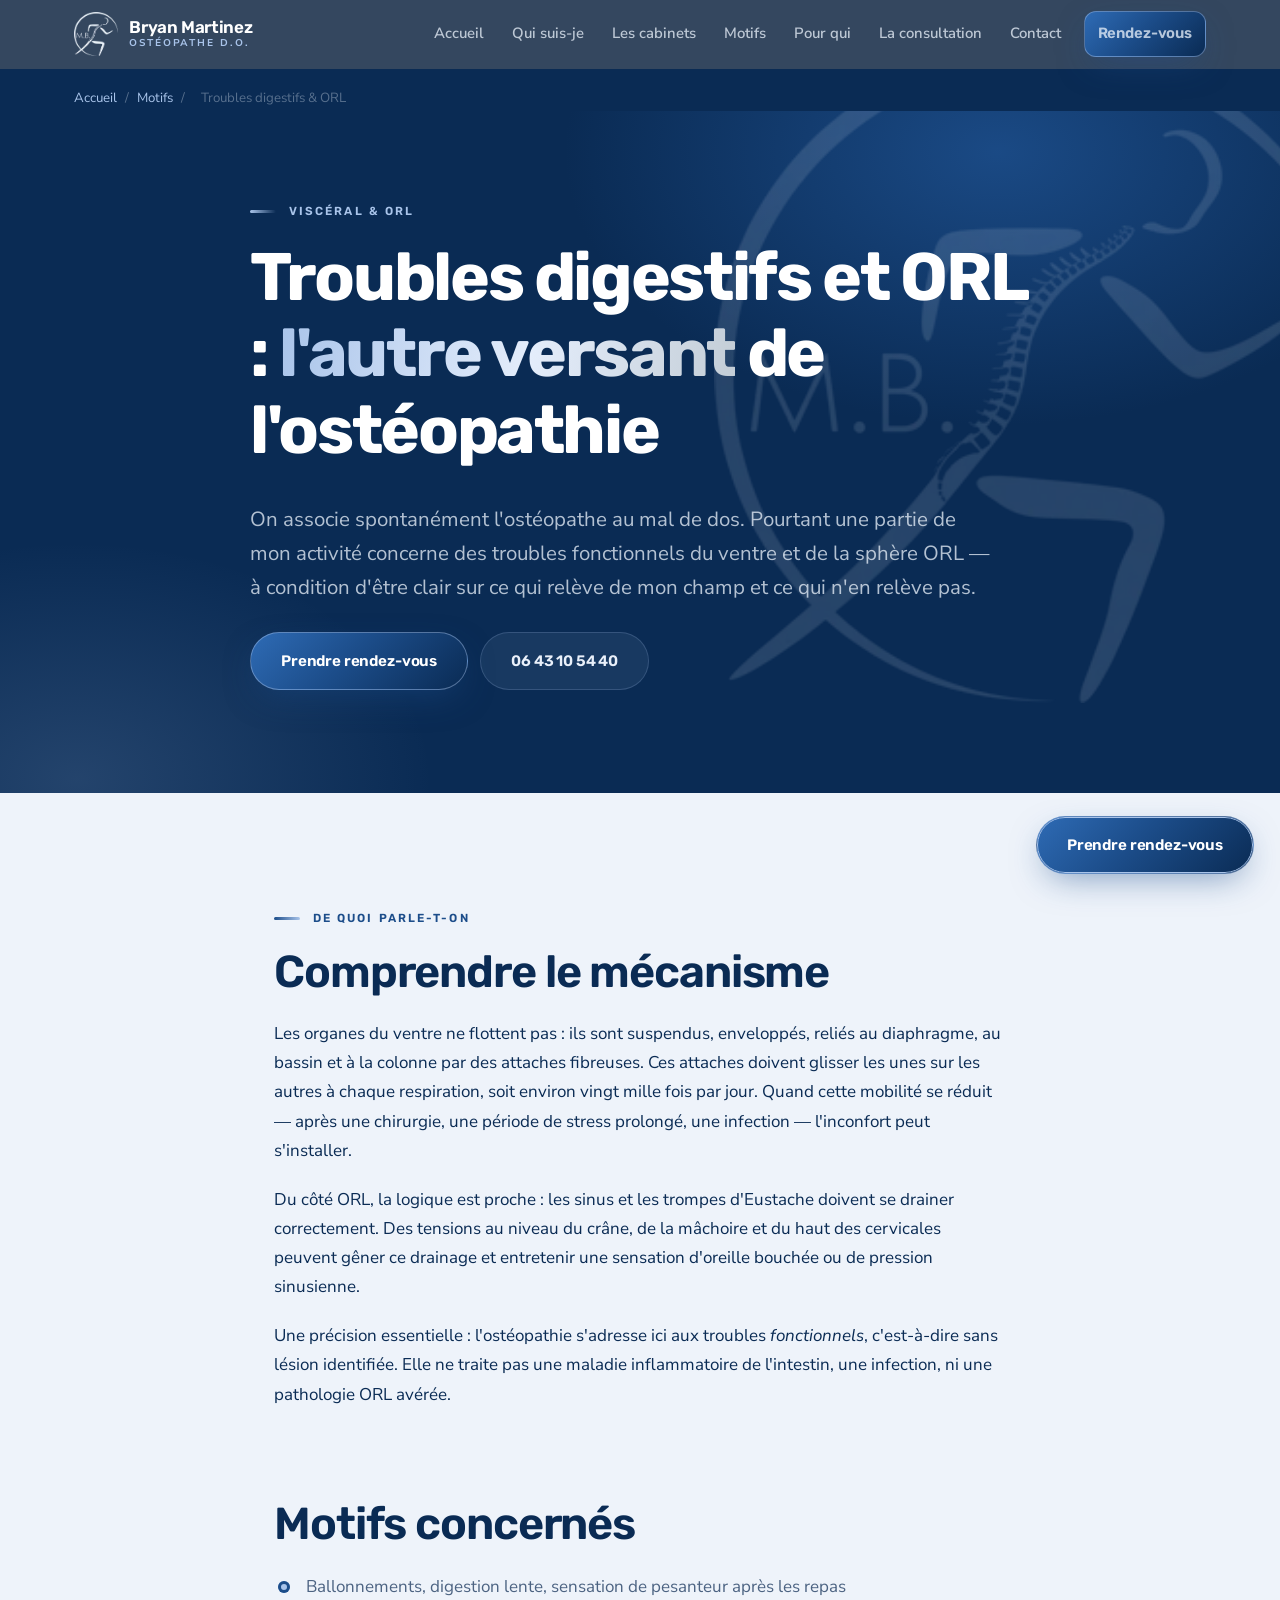
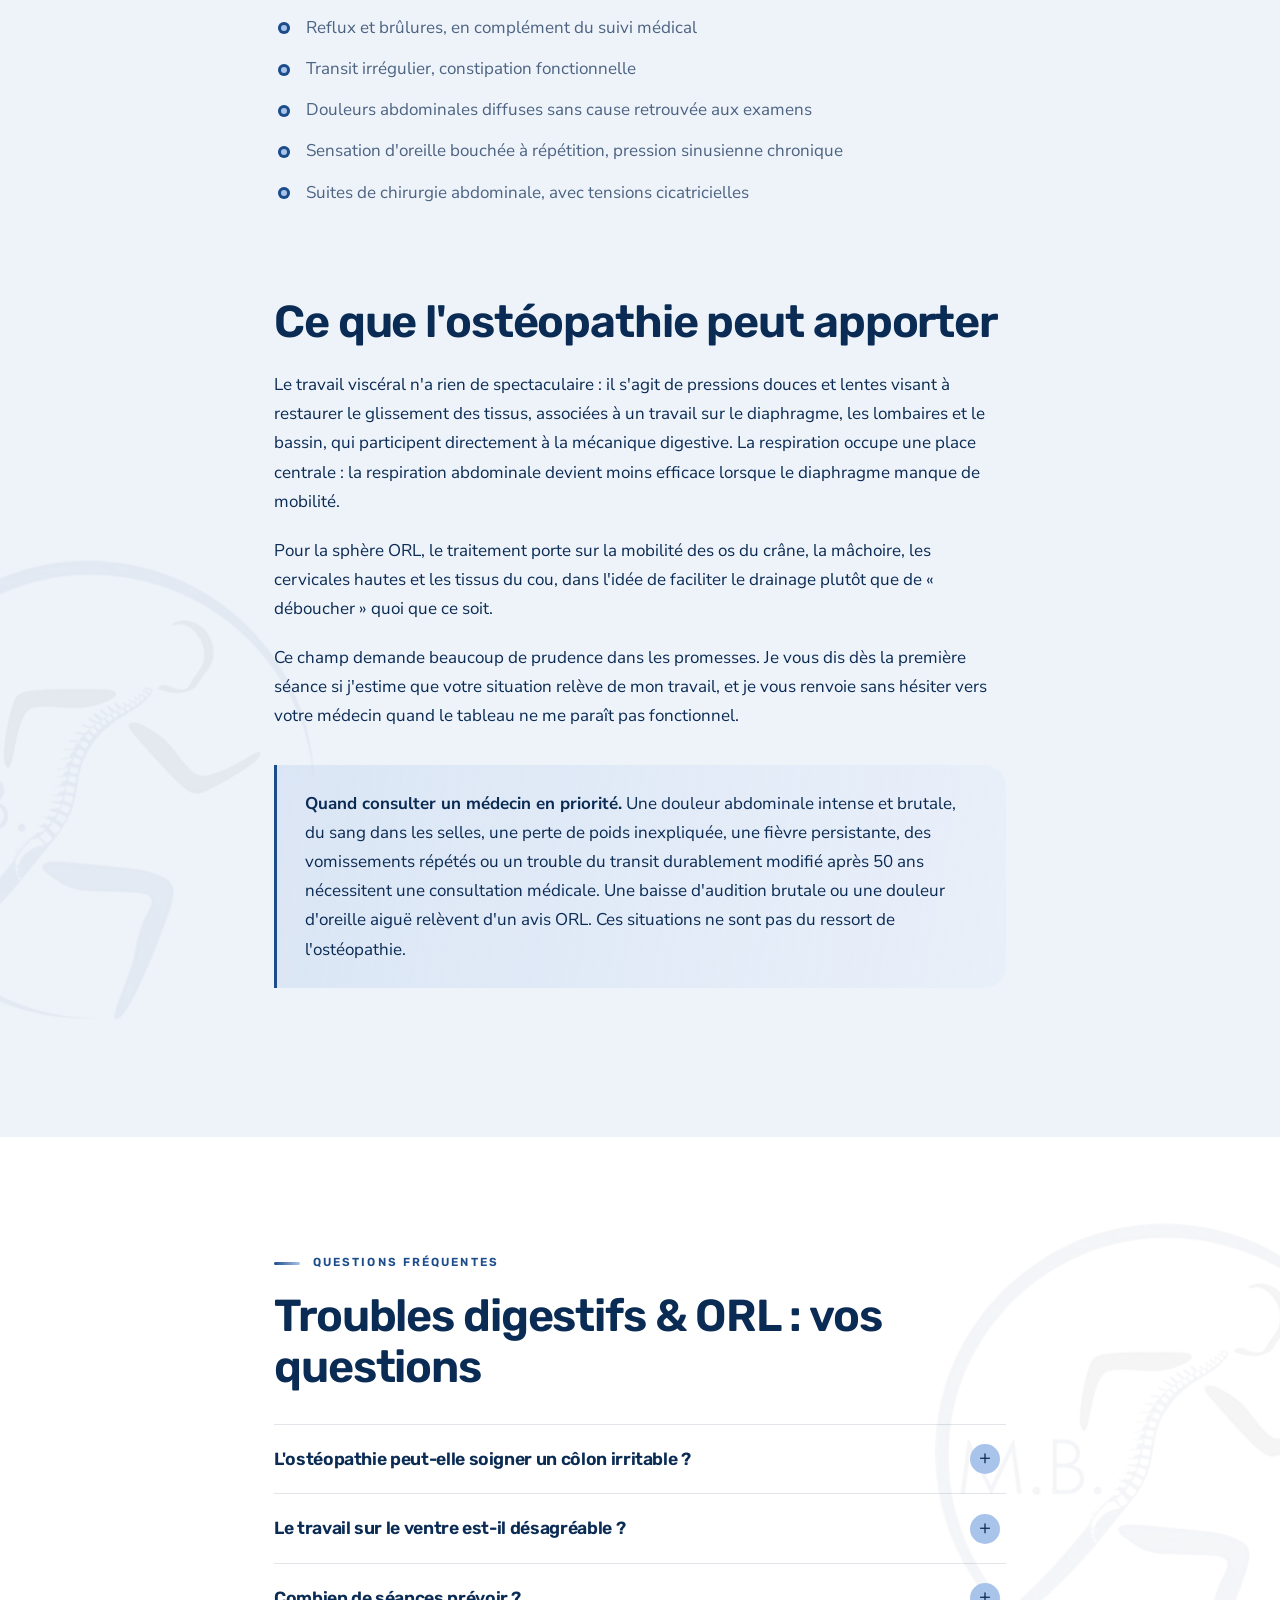
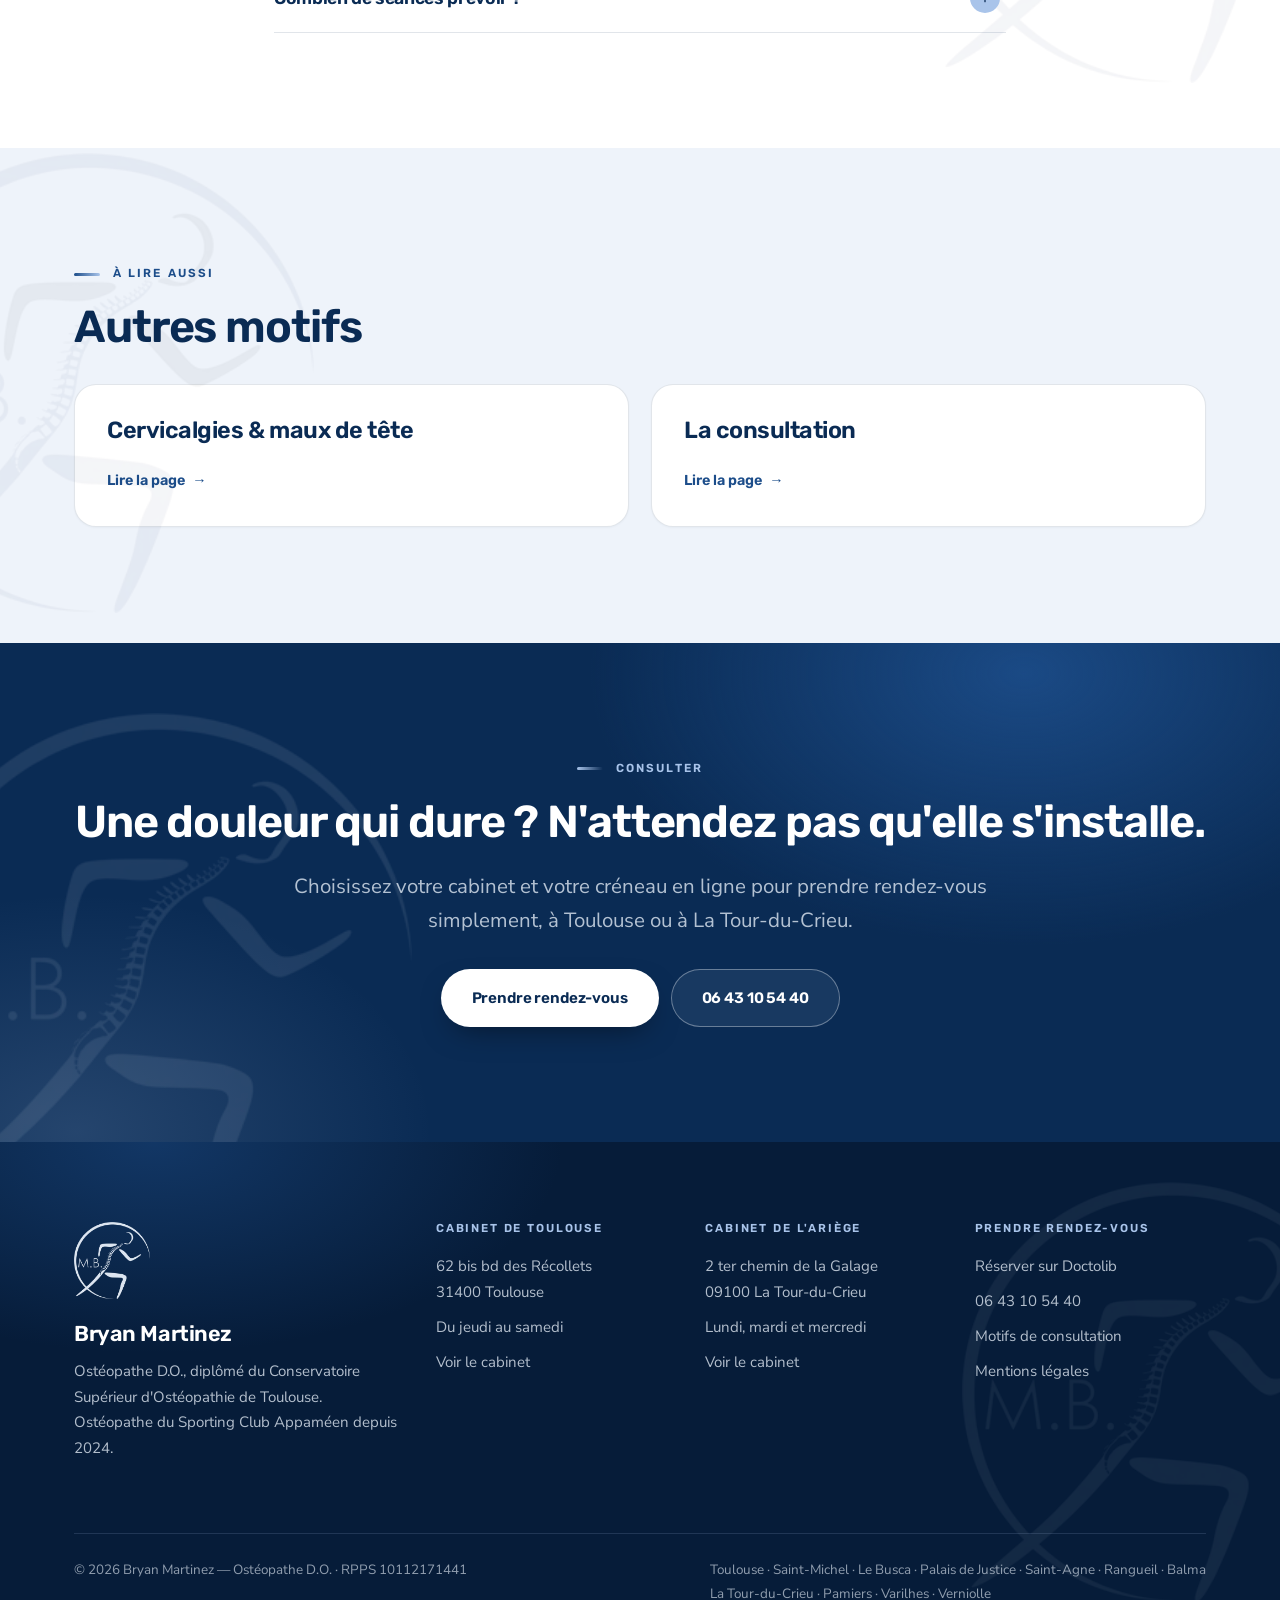
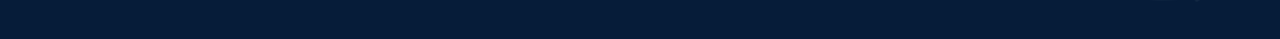
<file: motif-digestif-orl.html>
<!DOCTYPE html>
<html lang="fr">
<head>
<meta charset="utf-8">
<meta name="viewport" content="width=device-width, initial-scale=1">
<title>Ostéopathe — troubles digestifs et ORL | Toulouse & Pamiers</title>
<meta name="description" content="Ballonnements, reflux, transit, oreilles bouchées : ce que l'ostéopathie viscérale et crânienne peut apporter, et ses limites. Toulouse et Pamiers.">
<link rel="canonical" href="https://bryanmartinez-osteopathe.fr/motif-digestif-orl.html">
<meta name="robots" content="index, follow, max-snippet:-1, max-image-preview:large">
<meta name="author" content="Bryan Martinez">
<meta name="geo.region" content="FR-OCC">

<meta property="og:type" content="website">
<meta property="og:locale" content="fr_FR">
<meta property="og:site_name" content="Bryan Martinez — Ostéopathe D.O.">
<meta property="og:title" content="Ostéopathe — troubles digestifs et ORL | Toulouse & Pamiers">
<meta property="og:description" content="Ballonnements, reflux, transit, oreilles bouchées : ce que l'ostéopathie viscérale et crânienne peut apporter, et ses limites. Toulouse et Pamiers.">
<meta property="og:url" content="https://bryanmartinez-osteopathe.fr/motif-digestif-orl.html">
<meta property="og:image" content="https://bryanmartinez-osteopathe.fr/assets/bryan-martinez-osteopathe.jpg">
<meta name="twitter:card" content="summary_large_image">

<link rel="preconnect" href="https://fonts.googleapis.com">
<link rel="preconnect" href="https://fonts.gstatic.com" crossorigin>
<link href="https://fonts.googleapis.com/css2?family=Rubik:wght@400;500;600;700&family=Nunito+Sans:opsz,wght@6..12,400;6..12,600;6..12,700&display=swap" rel="stylesheet">
<link rel="preload" as="style" href="assets/styles.css">
<link rel="stylesheet" href="assets/styles.css">
<link rel="icon" type="image/webp" href="assets/favicon.webp">

<script type="application/ld+json">{
  "@context":"https://schema.org",
  "@type":"Physician",
  "@id":"https://bryanmartinez-osteopathe.fr/#bryan-martinez",
  "name":"Bryan Martinez",
  "honorificSuffix":"Ostéopathe D.O.",
  "jobTitle":"Ostéopathe D.O.",
  "medicalSpecialty":"Osteopathic",
  "image":"https://bryanmartinez-osteopathe.fr/assets/bryan-martinez-osteopathe.jpg",
  "url":"https://bryanmartinez-osteopathe.fr/",
  "telephone":"+33643105440",
  "alumniOf":{"@type":"CollegeOrUniversity","name":"Conservatoire Supérieur d'Ostéopathie de Toulouse"},
  "identifier":{"@type":"PropertyValue","name":"RPPS","value":"10112171441"},
  "areaServed":["Toulouse","Saint-Michel","Le Busca","Palais de Justice","Saint-Agne","Rangueil","Balma","La Tour-du-Crieu","Pamiers","Varilhes","Verniolle","Saint-Jean-du-Falga"],
  "worksFor":[{"@id":"https://bryanmartinez-osteopathe.fr/#cabinet-toulouse"},{"@id":"https://bryanmartinez-osteopathe.fr/#cabinet-latourducrieu"}],
  "memberOf":{"@type":"SportsTeam","name":"Sporting Club Appaméen","location":"Pamiers, Ariège"},
  "knowsAbout":["Ostéopathie","Lombalgie","Sciatique","Cervicalgie","Ostéopathie du sport","Ostéopathie viscérale"],
  "sameAs":["https://www.doctolib.fr/osteopathe/toulouse/bryan-martinez"]
}</script>
<script type="application/ld+json">{"@context":"https://schema.org","@type":"FAQPage","mainEntity":[{"@type":"Question","name":"L'ostéopathie peut-elle soigner un côlon irritable ?","acceptedAnswer":{"@type":"Answer","text":"Le syndrome de l'intestin irritable est un trouble fonctionnel complexe qui nécessite un suivi médical. L'ostéopathie peut intervenir sur la composante mécanique et sur les tensions associées, en accompagnement, sans prétendre régler le syndrome à elle seule."}},{"@type":"Question","name":"Le travail sur le ventre est-il désagréable ?","acceptedAnswer":{"@type":"Answer","text":"Il s'agit de pressions douces, jamais brutales. Certaines zones peuvent être sensibles, et l'intensité est ajustée en continu. La séance se fait habillé, vêtements souples conseillés."}},{"@type":"Question","name":"Combien de séances prévoir ?","acceptedAnswer":{"@type":"Answer","text":"Sur ce type de motif, on juge généralement après deux séances espacées de trois à quatre semaines. Si rien ne bouge, il faut le dire honnêtement et chercher ailleurs plutôt que de multiplier les rendez-vous."}}]}</script>
<script type="application/ld+json">{"@context":"https://schema.org","@type":"BreadcrumbList","itemListElement":[{"@type":"ListItem","position":1,"name":"Accueil","item":"https://bryanmartinez-osteopathe.fr/"},{"@type":"ListItem","position":2,"name":"Motifs","item":"https://bryanmartinez-osteopathe.fr/motifs.html"},{"@type":"ListItem","position":3,"name":"Troubles digestifs & ORL","item":"https://bryanmartinez-osteopathe.fr/"}]}</script>
</head>
<body>

<div class="progression" aria-hidden="true"></div>

<header class="entete">
  <div class="entete-in">
    <a class="logo" href="index.html">
      <img src="assets/logo-entete.webp" alt="Logo de Bryan Martinez, ostéopathe D.O." width="44" height="44">
      <span class="logo-txt"><b>Bryan Martinez</b><span>Ostéopathe D.O.</span></span>
    </a>
    <button class="burger" aria-expanded="false" aria-label="Ouvrir le menu" aria-controls="menu-principal">
      <span></span><span></span><span></span>
    </button>
    <nav class="nav" id="menu-principal" aria-label="Navigation principale">
      <a href="index.html">Accueil</a>
      <a href="qui-suis-je.html">Qui suis-je</a>
      <a href="cabinets.html">Les cabinets</a>
      <a href="motifs.html">Motifs</a>
      <a href="pour-qui.html">Pour qui</a>
      <a href="consultation.html">La consultation</a>
      <a href="contact.html">Contact</a>
      <a class="btn btn-primaire" style="margin-left:8px" href="https://www.doctolib.fr/osteopathe/toulouse/bryan-martinez" target="_blank" rel="noopener">Rendez-vous</a>
    </nav>
  </div>
</header>

<div class="ariane-bande"><nav class="ariane wrap" aria-label="Fil d'Ariane"><a href="index.html">Accueil</a><span>/</span><a href="motifs.html">Motifs</a><span>/</span><span aria-current="page">Troubles digestifs & ORL</span></nav></div>
<main>

<section class="hero">
  <div class="wrap-etroit" style="padding-left:0;padding-right:0">
    <div class="wrap" style="padding:0">
      <span class="eyebrow reveal">Viscéral & ORL</span>
      <h1 class="reveal d1">Troubles digestifs et ORL : <em>l'autre versant</em> de l'ostéopathie</h1>
      <p class="lead reveal d2">On associe spontanément l'ostéopathe au mal de dos. Pourtant une partie de mon activité concerne des troubles fonctionnels du ventre et de la sphère ORL — à condition d'être clair sur ce qui relève de mon champ et ce qui n'en relève pas.</p>
      <div class="btns reveal d3" style="margin-top:28px">
        <a class="btn btn-primaire" href="https://www.doctolib.fr/osteopathe/toulouse/bryan-martinez" target="_blank" rel="noopener">Prendre rendez-vous</a>
        <a class="btn btn-ghost" href="tel:+33643105440">06 43 10 54 40</a>
      </div>
    </div>
  </div>
</section>

<section>
  <div class="wrap-etroit">
    <span class="eyebrow reveal">De quoi parle-t-on</span>
    <h2 class="reveal">Comprendre le mécanisme</h2>
    
    <div class="reveal d1"><p>Les organes du ventre ne flottent pas : ils sont suspendus, enveloppés, reliés au diaphragme, au bassin et à la colonne par des attaches fibreuses. Ces attaches doivent glisser les unes sur les autres à chaque respiration, soit environ vingt mille fois par jour. Quand cette mobilité se réduit — après une chirurgie, une période de stress prolongé, une infection — l'inconfort peut s'installer.</p><p>Du côté ORL, la logique est proche : les sinus et les trompes d'Eustache doivent se drainer correctement. Des tensions au niveau du crâne, de la mâchoire et du haut des cervicales peuvent gêner ce drainage et entretenir une sensation d'oreille bouchée ou de pression sinusienne.</p><p>Une précision essentielle : l'ostéopathie s'adresse ici aux troubles <em>fonctionnels</em>, c'est-à-dire sans lésion identifiée. Elle ne traite pas une maladie inflammatoire de l'intestin, une infection, ni une pathologie ORL avérée.</p></div>

    <h2 class="reveal" style="margin-top:2em">Motifs concernés</h2>
    <ul class="liste-check reveal d1"><li>Ballonnements, digestion lente, sensation de pesanteur après les repas</li><li>Reflux et brûlures, en complément du suivi médical</li><li>Transit irrégulier, constipation fonctionnelle</li><li>Douleurs abdominales diffuses sans cause retrouvée aux examens</li><li>Sensation d'oreille bouchée à répétition, pression sinusienne chronique</li><li>Suites de chirurgie abdominale, avec tensions cicatricielles</li></ul>

    <h2 class="reveal" style="margin-top:2em">Ce que l'ostéopathie peut apporter</h2>
    <div class="reveal d1"><p>Le travail viscéral n'a rien de spectaculaire : il s'agit de pressions douces et lentes visant à restaurer le glissement des tissus, associées à un travail sur le diaphragme, les lombaires et le bassin, qui participent directement à la mécanique digestive. La respiration occupe une place centrale : la respiration abdominale devient moins efficace lorsque le diaphragme manque de mobilité.</p><p>Pour la sphère ORL, le traitement porte sur la mobilité des os du crâne, la mâchoire, les cervicales hautes et les tissus du cou, dans l'idée de faciliter le drainage plutôt que de « déboucher » quoi que ce soit.</p><p>Ce champ demande beaucoup de prudence dans les promesses. Je vous dis dès la première séance si j'estime que votre situation relève de mon travail, et je vous renvoie sans hésiter vers votre médecin quand le tableau ne me paraît pas fonctionnel.</p></div>

    <div class="alerte reveal">
      <p><strong>Quand consulter un médecin en priorité.</strong> Une douleur abdominale intense et brutale, du sang dans les selles, une perte de poids inexpliquée, une fièvre persistante, des vomissements répétés ou un trouble du transit durablement modifié après 50 ans nécessitent une consultation médicale. Une baisse d'audition brutale ou une douleur d'oreille aiguë relèvent d'un avis ORL. Ces situations ne sont pas du ressort de l'ostéopathie.</p>
    </div>
  </div>
</section>

<section class="sec-paper2">
  <div class="wrap-etroit">
    <span class="eyebrow reveal">Questions fréquentes</span>
    <h2 class="reveal">Troubles digestifs & ORL : vos questions</h2>
    <div class="faq reveal">
<details><summary>L'ostéopathie peut-elle soigner un côlon irritable ?</summary><div class="rep"><p>Le syndrome de l'intestin irritable est un trouble fonctionnel complexe qui nécessite un suivi médical. L'ostéopathie peut intervenir sur la composante mécanique et sur les tensions associées, en accompagnement, sans prétendre régler le syndrome à elle seule.</p></div></details>
<details><summary>Le travail sur le ventre est-il désagréable ?</summary><div class="rep"><p>Il s'agit de pressions douces, jamais brutales. Certaines zones peuvent être sensibles, et l'intensité est ajustée en continu. La séance se fait habillé, vêtements souples conseillés.</p></div></details>
<details><summary>Combien de séances prévoir ?</summary><div class="rep"><p>Sur ce type de motif, on juge généralement après deux séances espacées de trois à quatre semaines. Si rien ne bouge, il faut le dire honnêtement et chercher ailleurs plutôt que de multiplier les rendez-vous.</p></div></details>
</div>
  </div>
</section>

<section>
  <div class="wrap">
    <span class="eyebrow reveal">À lire aussi</span>
    <h2 class="reveal">Autres motifs</h2>
    <div class="grille g2" style="margin-top:32px"><a class="carte reveal" href="motif-cervicalgies-maux-de-tete.html"><h3>Cervicalgies &amp; maux de tête</h3><span class="fleche">Lire la page</span></a><a class="carte reveal" href="consultation.html"><h3>La consultation</h3><span class="fleche">Lire la page</span></a></div>
  </div>
</section>

<section class="sec-pin">
  <div class="wrap cta-bande">
    <span class="eyebrow reveal">Consulter</span>
    <h2 class="reveal">Une douleur qui dure ? N'attendez pas qu'elle s'installe.</h2>
    <p class="lead reveal d1">Choisissez votre cabinet et votre créneau en ligne pour prendre rendez-vous
    simplement, à Toulouse ou à La Tour-du-Crieu.</p>
    <div class="btns reveal d2" style="justify-content:center">
      <a class="btn btn-clair" href="https://www.doctolib.fr/osteopathe/toulouse/bryan-martinez" target="_blank" rel="noopener">Prendre rendez-vous</a>
      <a class="btn btn-ghost" style="border-color:rgba(255,255,255,.35);color:#fff" href="tel:+33643105440">06 43 10 54 40</a>
    </div>
  </div>
</section>

</main>

<footer class="pied">
  <div class="wrap">
    <div class="pied-grille">
      <div>
        <img class="pied-logo" src="assets/logo-pied.webp" alt="" width="76" height="77" loading="lazy">
        <div class="marque">Bryan Martinez</div>
        <p>Ostéopathe D.O., diplômé du Conservatoire Supérieur d'Ostéopathie de Toulouse.<br>
        Ostéopathe du Sporting Club Appaméen depuis 2024.</p>
      </div>
      <div>
        <h3>Cabinet de Toulouse</h3>
        <ul>
          <li>62 bis bd des Récollets<br>31400 Toulouse</li>
          <li>Du jeudi au samedi</li>
          <li><a href="cabinet-toulouse.html">Voir le cabinet</a></li>
        </ul>
      </div>
      <div>
        <h3>Cabinet de l'Ariège</h3>
        <ul>
          <li>2 ter chemin de la Galage<br>09100 La Tour-du-Crieu</li>
          <li>Lundi, mardi et mercredi</li>
          <li><a href="cabinet-la-tour-du-crieu.html">Voir le cabinet</a></li>
        </ul>
      </div>
      <div>
        <h3>Prendre rendez-vous</h3>
        <ul>
          <li><a href="https://www.doctolib.fr/osteopathe/toulouse/bryan-martinez" target="_blank" rel="noopener">Réserver sur Doctolib</a></li>
          <li><a href="tel:+33643105440">06 43 10 54 40</a></li>
          <li><a href="motifs.html">Motifs de consultation</a></li>
          <li><a href="mentions-legales.html">Mentions légales</a></li>
        </ul>
      </div>
    </div>
    <div class="pied-bas">
      <span>© <span id="annee">2026</span> Bryan Martinez — Ostéopathe D.O. · RPPS 10112171441</span>
      <span>Toulouse · Saint-Michel · Le Busca · Palais de Justice · Saint-Agne · Rangueil · Balma<br>La Tour-du-Crieu · Pamiers · Varilhes · Verniolle</span>
    </div>
  </div>
</footer>

<a class="btn btn-primaire rdv-flottant" href="https://www.doctolib.fr/osteopathe/toulouse/bryan-martinez" target="_blank" rel="noopener">
  Prendre rendez-vous
</a>

<script src="assets/script.js" defer></script>
<script>document.getElementById('annee').textContent=new Date().getFullYear();</script>
</body>
</html>
</file>
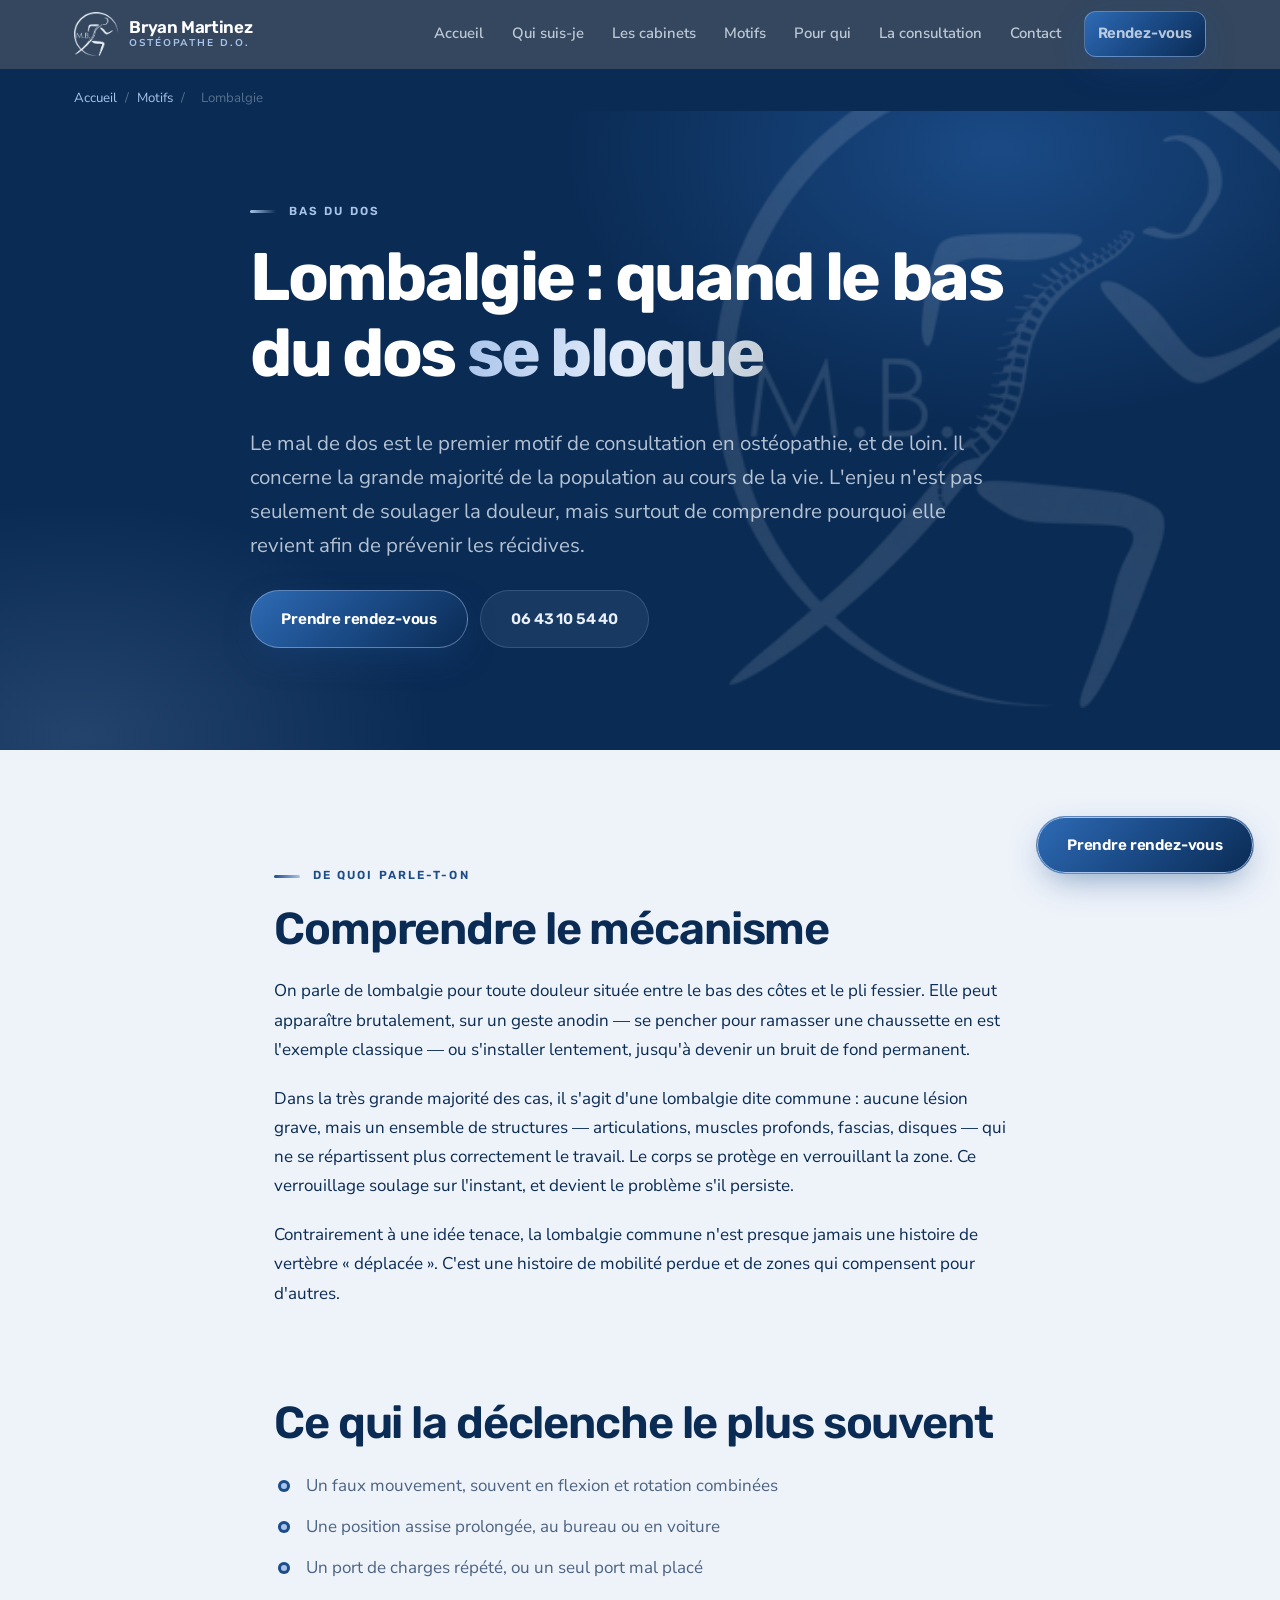
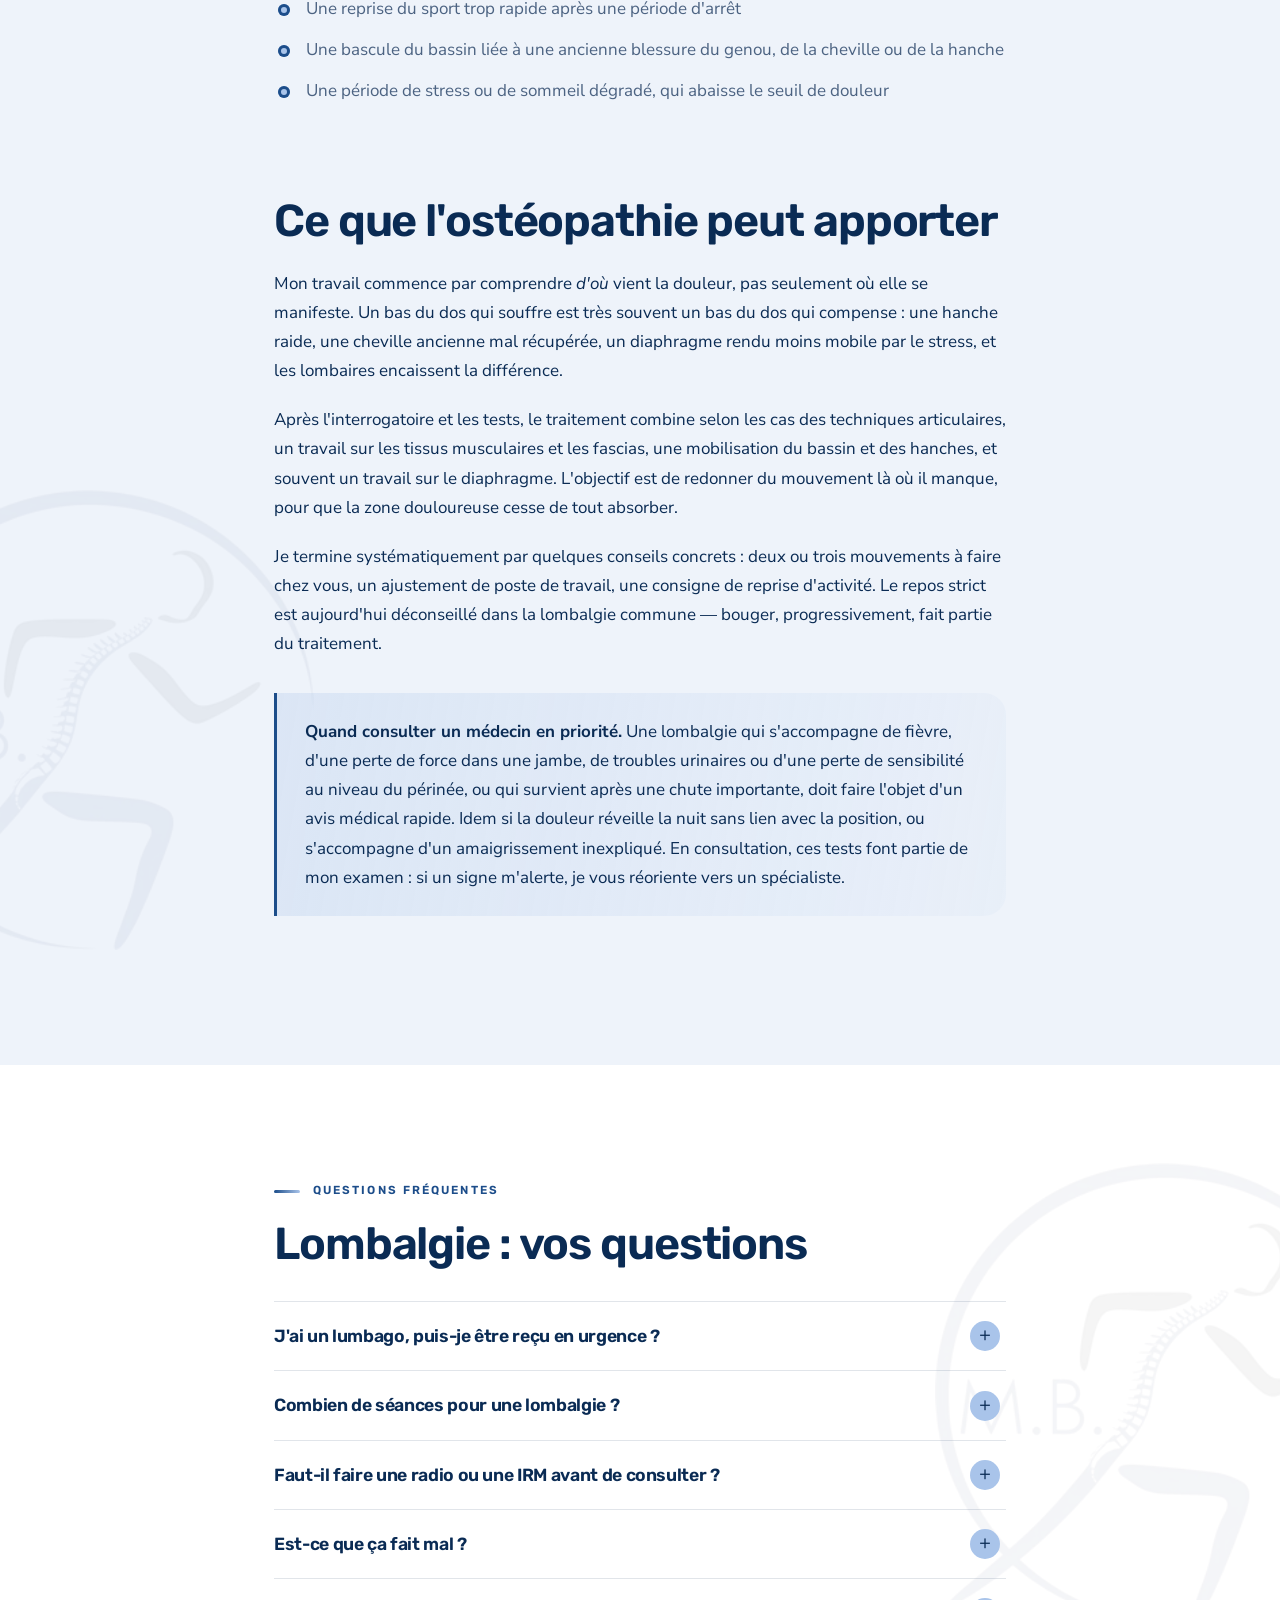
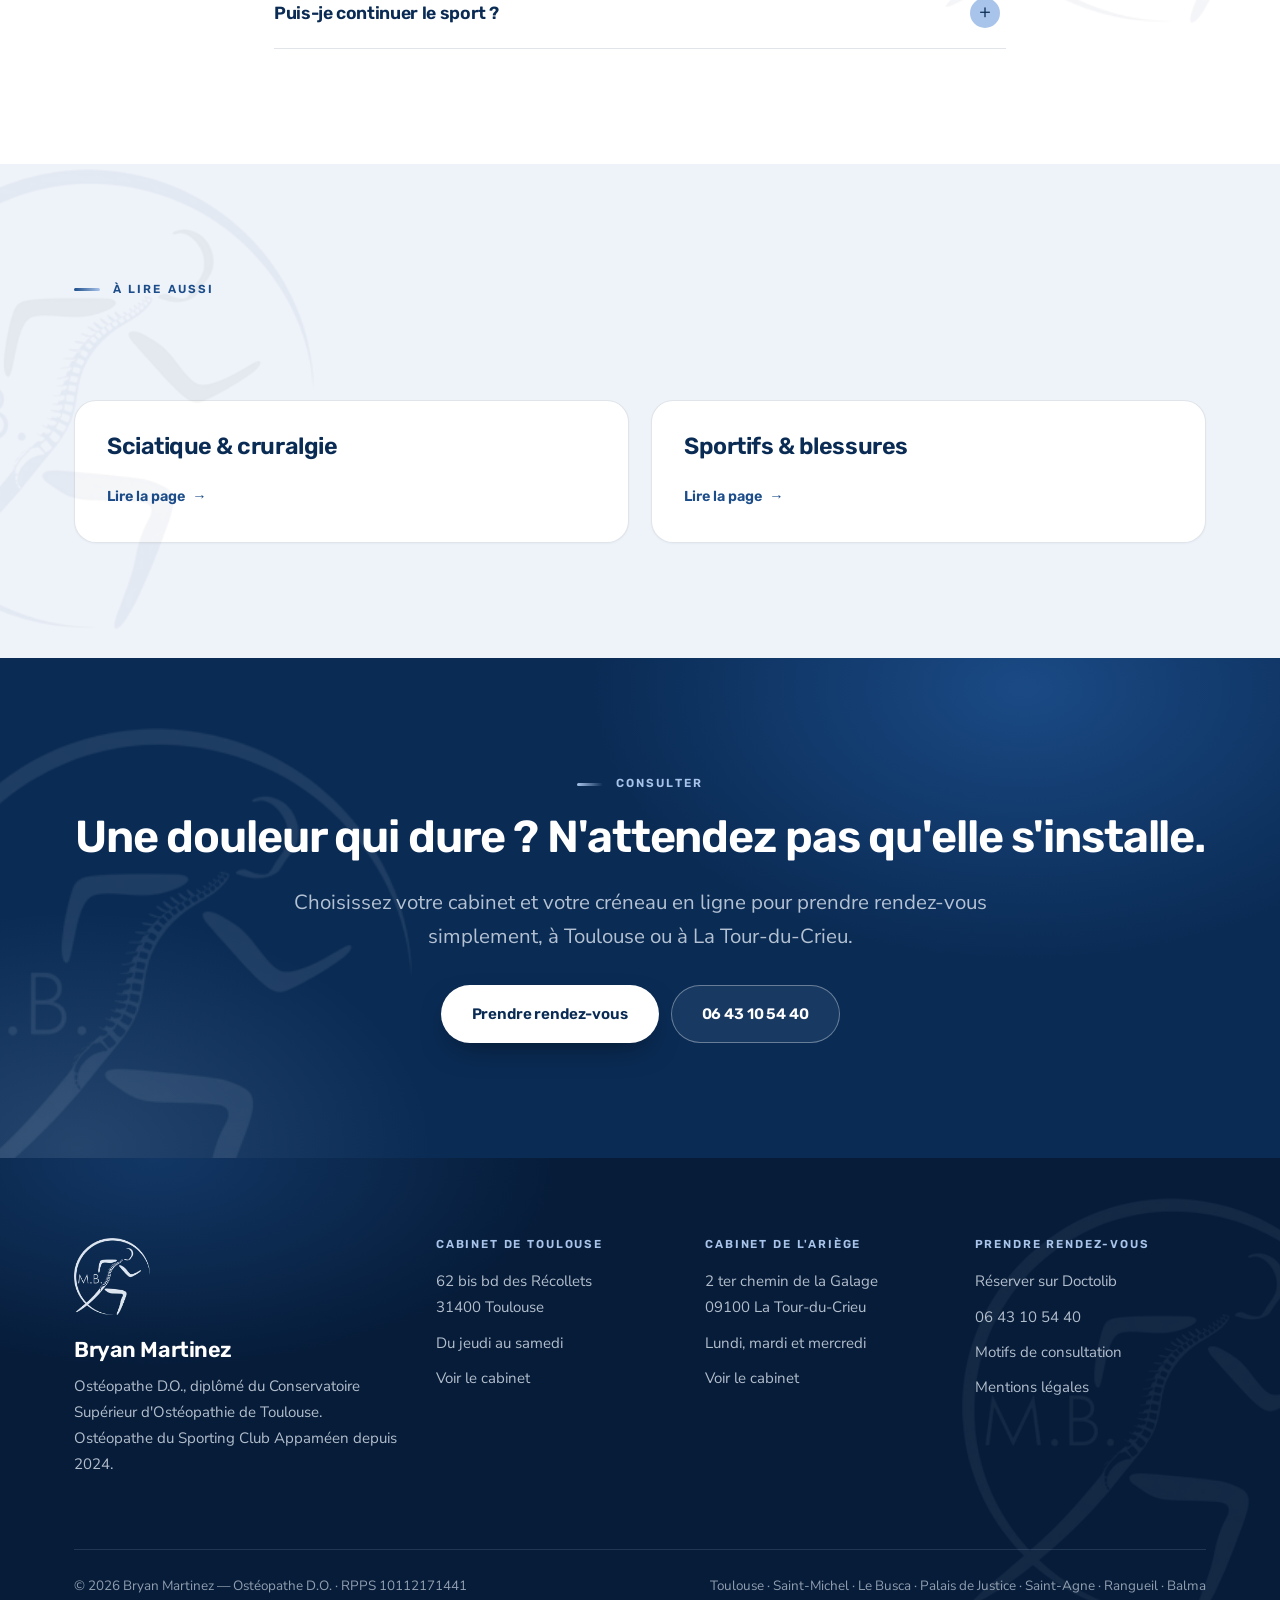
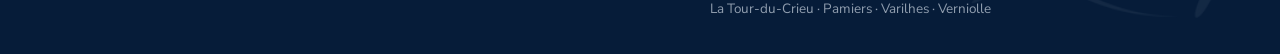
<file: motif-lombalgie.html>
<!DOCTYPE html>
<html lang="fr">
<head>
<meta charset="utf-8">
<meta name="viewport" content="width=device-width, initial-scale=1">
<title>Ostéopathe et mal de dos (lombalgie) — Toulouse & Pamiers</title>
<meta name="description" content="Mal de dos, lumbago, dos bloqué : comprendre la lombalgie et ce que l'ostéopathie peut apporter. Cabinets à Toulouse et La Tour-du-Crieu.">
<link rel="canonical" href="https://bryanmartinez-osteopathe.fr/motif-lombalgie.html">
<meta name="robots" content="index, follow, max-snippet:-1, max-image-preview:large">
<meta name="author" content="Bryan Martinez">
<meta name="geo.region" content="FR-OCC">

<meta property="og:type" content="website">
<meta property="og:locale" content="fr_FR">
<meta property="og:site_name" content="Bryan Martinez — Ostéopathe D.O.">
<meta property="og:title" content="Ostéopathe et mal de dos (lombalgie) — Toulouse & Pamiers">
<meta property="og:description" content="Mal de dos, lumbago, dos bloqué : comprendre la lombalgie et ce que l'ostéopathie peut apporter. Cabinets à Toulouse et La Tour-du-Crieu.">
<meta property="og:url" content="https://bryanmartinez-osteopathe.fr/motif-lombalgie.html">
<meta property="og:image" content="https://bryanmartinez-osteopathe.fr/assets/bryan-martinez-osteopathe.jpg">
<meta name="twitter:card" content="summary_large_image">

<link rel="preconnect" href="https://fonts.googleapis.com">
<link rel="preconnect" href="https://fonts.gstatic.com" crossorigin>
<link href="https://fonts.googleapis.com/css2?family=Rubik:wght@400;500;600;700&family=Nunito+Sans:opsz,wght@6..12,400;6..12,600;6..12,700&display=swap" rel="stylesheet">
<link rel="preload" as="style" href="assets/styles.css">
<link rel="stylesheet" href="assets/styles.css">
<link rel="icon" type="image/webp" href="assets/favicon.webp">

<script type="application/ld+json">{
  "@context":"https://schema.org",
  "@type":"Physician",
  "@id":"https://bryanmartinez-osteopathe.fr/#bryan-martinez",
  "name":"Bryan Martinez",
  "honorificSuffix":"Ostéopathe D.O.",
  "jobTitle":"Ostéopathe D.O.",
  "medicalSpecialty":"Osteopathic",
  "image":"https://bryanmartinez-osteopathe.fr/assets/bryan-martinez-osteopathe.jpg",
  "url":"https://bryanmartinez-osteopathe.fr/",
  "telephone":"+33643105440",
  "alumniOf":{"@type":"CollegeOrUniversity","name":"Conservatoire Supérieur d'Ostéopathie de Toulouse"},
  "identifier":{"@type":"PropertyValue","name":"RPPS","value":"10112171441"},
  "areaServed":["Toulouse","Saint-Michel","Le Busca","Palais de Justice","Saint-Agne","Rangueil","Balma","La Tour-du-Crieu","Pamiers","Varilhes","Verniolle","Saint-Jean-du-Falga"],
  "worksFor":[{"@id":"https://bryanmartinez-osteopathe.fr/#cabinet-toulouse"},{"@id":"https://bryanmartinez-osteopathe.fr/#cabinet-latourducrieu"}],
  "memberOf":{"@type":"SportsTeam","name":"Sporting Club Appaméen","location":"Pamiers, Ariège"},
  "knowsAbout":["Ostéopathie","Lombalgie","Sciatique","Cervicalgie","Ostéopathie du sport","Ostéopathie viscérale"],
  "sameAs":["https://www.doctolib.fr/osteopathe/toulouse/bryan-martinez"]
}</script>
<script type="application/ld+json">{"@context":"https://schema.org","@type":"FAQPage","mainEntity":[{"@type":"Question","name":"J'ai un lumbago, puis-je être reçu en urgence ?","acceptedAnswer":{"@type":"Answer","text":"Aucun créneau n'est bloqué pour l'urgence, mais un lumbago aigu trouve le plus souvent un rendez-vous sous 24 à 48 heures dans l'un des deux cabinets. Regardez Doctolib, les annulations libèrent régulièrement des places le jour même. En revanche, une douleur survenue après une chute importante, accompagnée d'une perte de force ou de troubles urinaires, impose un avis médical avant toute séance."}},{"@type":"Question","name":"Combien de séances pour une lombalgie ?","acceptedAnswer":{"@type":"Answer","text":"Une lombalgie récente se résout souvent en une à deux séances. Une douleur installée depuis plusieurs mois demande un suivi plus progressif, généralement espacé de deux à trois semaines. Je vous donne mon estimation dès la fin de la première consultation."}},{"@type":"Question","name":"Faut-il faire une radio ou une IRM avant de consulter ?","acceptedAnswer":{"@type":"Answer","text":"Dans une lombalgie commune, l'imagerie n'est pas systématiquement utile et peut même être trompeuse : de nombreuses images « anormales » existent chez des personnes sans aucune douleur. Elle devient nécessaire en présence de certains signes précis, que je recherche pendant l'examen."}},{"@type":"Question","name":"Est-ce que ça fait mal ?","acceptedAnswer":{"@type":"Answer","text":"Le traitement peut être sensible sur une zone très contractée, mais il ne doit pas être douloureux. Les techniques sont adaptées à votre tolérance, et je m'adapte immédiatement si quelque chose vous gêne. Une fatigue ou des courbatures dans les 24 à 48 heures suivantes sont fréquentes et normales."}},{"@type":"Question","name":"Puis-je continuer le sport ?","acceptedAnswer":{"@type":"Answer","text":"Le plus souvent oui, en adaptant. L'arrêt complet prolongé aggrave généralement la situation. On définit ensemble ce qui reste possible et ce qu'il vaut mieux mettre en pause quelques jours."}}]}</script>
<script type="application/ld+json">{"@context":"https://schema.org","@type":"BreadcrumbList","itemListElement":[{"@type":"ListItem","position":1,"name":"Accueil","item":"https://bryanmartinez-osteopathe.fr/"},{"@type":"ListItem","position":2,"name":"Motifs","item":"https://bryanmartinez-osteopathe.fr/motifs.html"},{"@type":"ListItem","position":3,"name":"Lombalgie","item":"https://bryanmartinez-osteopathe.fr/"}]}</script>
</head>
<body>

<div class="progression" aria-hidden="true"></div>

<header class="entete">
  <div class="entete-in">
    <a class="logo" href="index.html">
      <img src="assets/logo-entete.webp" alt="Logo de Bryan Martinez, ostéopathe D.O." width="44" height="44">
      <span class="logo-txt"><b>Bryan Martinez</b><span>Ostéopathe D.O.</span></span>
    </a>
    <button class="burger" aria-expanded="false" aria-label="Ouvrir le menu" aria-controls="menu-principal">
      <span></span><span></span><span></span>
    </button>
    <nav class="nav" id="menu-principal" aria-label="Navigation principale">
      <a href="index.html">Accueil</a>
      <a href="qui-suis-je.html">Qui suis-je</a>
      <a href="cabinets.html">Les cabinets</a>
      <a href="motifs.html">Motifs</a>
      <a href="pour-qui.html">Pour qui</a>
      <a href="consultation.html">La consultation</a>
      <a href="contact.html">Contact</a>
      <a class="btn btn-primaire" style="margin-left:8px" href="https://www.doctolib.fr/osteopathe/toulouse/bryan-martinez" target="_blank" rel="noopener">Rendez-vous</a>
    </nav>
  </div>
</header>

<div class="ariane-bande"><nav class="ariane wrap" aria-label="Fil d'Ariane"><a href="index.html">Accueil</a><span>/</span><a href="motifs.html">Motifs</a><span>/</span><span aria-current="page">Lombalgie</span></nav></div>
<main>

<section class="hero">
  <div class="wrap-etroit" style="padding-left:0;padding-right:0">
    <div class="wrap" style="padding:0">
      <span class="eyebrow reveal">Bas du dos</span>
      <h1 class="reveal d1">Lombalgie : quand le bas du dos <em>se bloque</em></h1>
      <p class="lead reveal d2">Le mal de dos est le premier motif de consultation en ostéopathie, et de loin. Il concerne la grande majorité de la population au cours de la vie. L'enjeu n'est pas seulement de soulager la douleur, mais surtout de comprendre pourquoi elle revient afin de prévenir les récidives.</p>
      <div class="btns reveal d3" style="margin-top:28px">
        <a class="btn btn-primaire" href="https://www.doctolib.fr/osteopathe/toulouse/bryan-martinez" target="_blank" rel="noopener">Prendre rendez-vous</a>
        <a class="btn btn-ghost" href="tel:+33643105440">06 43 10 54 40</a>
      </div>
    </div>
  </div>
</section>

<section>
  <div class="wrap-etroit">
    <span class="eyebrow reveal">De quoi parle-t-on</span>
    <h2 class="reveal">Comprendre le mécanisme</h2>
    
    <div class="reveal d1"><p>On parle de lombalgie pour toute douleur située entre le bas des côtes et le pli fessier. Elle peut apparaître brutalement, sur un geste anodin — se pencher pour ramasser une chaussette en est l'exemple classique — ou s'installer lentement, jusqu'à devenir un bruit de fond permanent.</p><p>Dans la très grande majorité des cas, il s'agit d'une lombalgie dite commune : aucune lésion grave, mais un ensemble de structures — articulations, muscles profonds, fascias, disques — qui ne se répartissent plus correctement le travail. Le corps se protège en verrouillant la zone. Ce verrouillage soulage sur l'instant, et devient le problème s'il persiste.</p><p>Contrairement à une idée tenace, la lombalgie commune n'est presque jamais une histoire de vertèbre « déplacée ». C'est une histoire de mobilité perdue et de zones qui compensent pour d'autres.</p></div>

    <h2 class="reveal" style="margin-top:2em">Ce qui la déclenche le plus souvent</h2>
    <ul class="liste-check reveal d1"><li>Un faux mouvement, souvent en flexion et rotation combinées</li><li>Une position assise prolongée, au bureau ou en voiture</li><li>Un port de charges répété, ou un seul port mal placé</li><li>Une reprise du sport trop rapide après une période d'arrêt</li><li>Une bascule du bassin liée à une ancienne blessure du genou, de la cheville ou de la hanche</li><li>Une période de stress ou de sommeil dégradé, qui abaisse le seuil de douleur</li></ul>

    <h2 class="reveal" style="margin-top:2em">Ce que l'ostéopathie peut apporter</h2>
    <div class="reveal d1"><p>Mon travail commence par comprendre <em>d'où</em> vient la douleur, pas seulement où elle se manifeste. Un bas du dos qui souffre est très souvent un bas du dos qui compense : une hanche raide, une cheville ancienne mal récupérée, un diaphragme rendu moins mobile par le stress, et les lombaires encaissent la différence.</p><p>Après l'interrogatoire et les tests, le traitement combine selon les cas des techniques articulaires, un travail sur les tissus musculaires et les fascias, une mobilisation du bassin et des hanches, et souvent un travail sur le diaphragme. L'objectif est de redonner du mouvement là où il manque, pour que la zone douloureuse cesse de tout absorber.</p><p>Je termine systématiquement par quelques conseils concrets : deux ou trois mouvements à faire chez vous, un ajustement de poste de travail, une consigne de reprise d'activité. Le repos strict est aujourd'hui déconseillé dans la lombalgie commune — bouger, progressivement, fait partie du traitement.</p></div>

    <div class="alerte reveal">
      <p><strong>Quand consulter un médecin en priorité.</strong> Une lombalgie qui s'accompagne de fièvre, d'une perte de force dans une jambe, de troubles urinaires ou d'une perte de sensibilité au niveau du périnée, ou qui survient après une chute importante, doit faire l'objet d'un avis médical rapide. Idem si la douleur réveille la nuit sans lien avec la position, ou s'accompagne d'un amaigrissement inexpliqué. En consultation, ces tests font partie de mon examen : si un signe m'alerte, je vous réoriente vers un spécialiste.</p>
    </div>
  </div>
</section>

<section class="sec-paper2">
  <div class="wrap-etroit">
    <span class="eyebrow reveal">Questions fréquentes</span>
    <h2 class="reveal">Lombalgie : vos questions</h2>
    <div class="faq reveal">
<details><summary>J'ai un lumbago, puis-je être reçu en urgence ?</summary><div class="rep"><p>Aucun créneau n'est bloqué pour l'urgence, mais un lumbago aigu trouve le plus souvent un rendez-vous sous 24 à 48 heures dans l'un des deux cabinets. Regardez Doctolib, les annulations libèrent régulièrement des places le jour même. En revanche, une douleur survenue après une chute importante, accompagnée d'une perte de force ou de troubles urinaires, impose un avis médical avant toute séance.</p></div></details>
<details><summary>Combien de séances pour une lombalgie ?</summary><div class="rep"><p>Une lombalgie récente se résout souvent en une à deux séances. Une douleur installée depuis plusieurs mois demande un suivi plus progressif, généralement espacé de deux à trois semaines. Je vous donne mon estimation dès la fin de la première consultation.</p></div></details>
<details><summary>Faut-il faire une radio ou une IRM avant de consulter ?</summary><div class="rep"><p>Dans une lombalgie commune, l'imagerie n'est pas systématiquement utile et peut même être trompeuse : de nombreuses images « anormales » existent chez des personnes sans aucune douleur. Elle devient nécessaire en présence de certains signes précis, que je recherche pendant l'examen.</p></div></details>
<details><summary>Est-ce que ça fait mal ?</summary><div class="rep"><p>Le traitement peut être sensible sur une zone très contractée, mais il ne doit pas être douloureux. Les techniques sont adaptées à votre tolérance, et je m'adapte immédiatement si quelque chose vous gêne. Une fatigue ou des courbatures dans les 24 à 48 heures suivantes sont fréquentes et normales.</p></div></details>
<details><summary>Puis-je continuer le sport ?</summary><div class="rep"><p>Le plus souvent oui, en adaptant. L'arrêt complet prolongé aggrave généralement la situation. On définit ensemble ce qui reste possible et ce qu'il vaut mieux mettre en pause quelques jours.</p></div></details>
</div>
  </div>
</section>

<section>
  <div class="wrap">
    <span class="eyebrow reveal">À lire aussi</span>
    <h2 class="reveal">Autres motifs</h2>
    <div class="grille g2" style="margin-top:32px"><a class="carte reveal" href="motif-sciatique-cruralgie.html"><h3>Sciatique &amp; cruralgie</h3><span class="fleche">Lire la page</span></a><a class="carte reveal" href="motif-sportifs.html"><h3>Sportifs &amp; blessures</h3><span class="fleche">Lire la page</span></a></div>
  </div>
</section>

<section class="sec-pin">
  <div class="wrap cta-bande">
    <span class="eyebrow reveal">Consulter</span>
    <h2 class="reveal">Une douleur qui dure ? N'attendez pas qu'elle s'installe.</h2>
    <p class="lead reveal d1">Choisissez votre cabinet et votre créneau en ligne pour prendre rendez-vous
    simplement, à Toulouse ou à La Tour-du-Crieu.</p>
    <div class="btns reveal d2" style="justify-content:center">
      <a class="btn btn-clair" href="https://www.doctolib.fr/osteopathe/toulouse/bryan-martinez" target="_blank" rel="noopener">Prendre rendez-vous</a>
      <a class="btn btn-ghost" style="border-color:rgba(255,255,255,.35);color:#fff" href="tel:+33643105440">06 43 10 54 40</a>
    </div>
  </div>
</section>

</main>

<footer class="pied">
  <div class="wrap">
    <div class="pied-grille">
      <div>
        <img class="pied-logo" src="assets/logo-pied.webp" alt="" width="76" height="77" loading="lazy">
        <div class="marque">Bryan Martinez</div>
        <p>Ostéopathe D.O., diplômé du Conservatoire Supérieur d'Ostéopathie de Toulouse.<br>
        Ostéopathe du Sporting Club Appaméen depuis 2024.</p>
      </div>
      <div>
        <h3>Cabinet de Toulouse</h3>
        <ul>
          <li>62 bis bd des Récollets<br>31400 Toulouse</li>
          <li>Du jeudi au samedi</li>
          <li><a href="cabinet-toulouse.html">Voir le cabinet</a></li>
        </ul>
      </div>
      <div>
        <h3>Cabinet de l'Ariège</h3>
        <ul>
          <li>2 ter chemin de la Galage<br>09100 La Tour-du-Crieu</li>
          <li>Lundi, mardi et mercredi</li>
          <li><a href="cabinet-la-tour-du-crieu.html">Voir le cabinet</a></li>
        </ul>
      </div>
      <div>
        <h3>Prendre rendez-vous</h3>
        <ul>
          <li><a href="https://www.doctolib.fr/osteopathe/toulouse/bryan-martinez" target="_blank" rel="noopener">Réserver sur Doctolib</a></li>
          <li><a href="tel:+33643105440">06 43 10 54 40</a></li>
          <li><a href="motifs.html">Motifs de consultation</a></li>
          <li><a href="mentions-legales.html">Mentions légales</a></li>
        </ul>
      </div>
    </div>
    <div class="pied-bas">
      <span>© <span id="annee">2026</span> Bryan Martinez — Ostéopathe D.O. · RPPS 10112171441</span>
      <span>Toulouse · Saint-Michel · Le Busca · Palais de Justice · Saint-Agne · Rangueil · Balma<br>La Tour-du-Crieu · Pamiers · Varilhes · Verniolle</span>
    </div>
  </div>
</footer>

<a class="btn btn-primaire rdv-flottant" href="https://www.doctolib.fr/osteopathe/toulouse/bryan-martinez" target="_blank" rel="noopener">
  Prendre rendez-vous
</a>

<script src="assets/script.js" defer></script>
<script>document.getElementById('annee').textContent=new Date().getFullYear();</script>
</body>
</html>
</file>
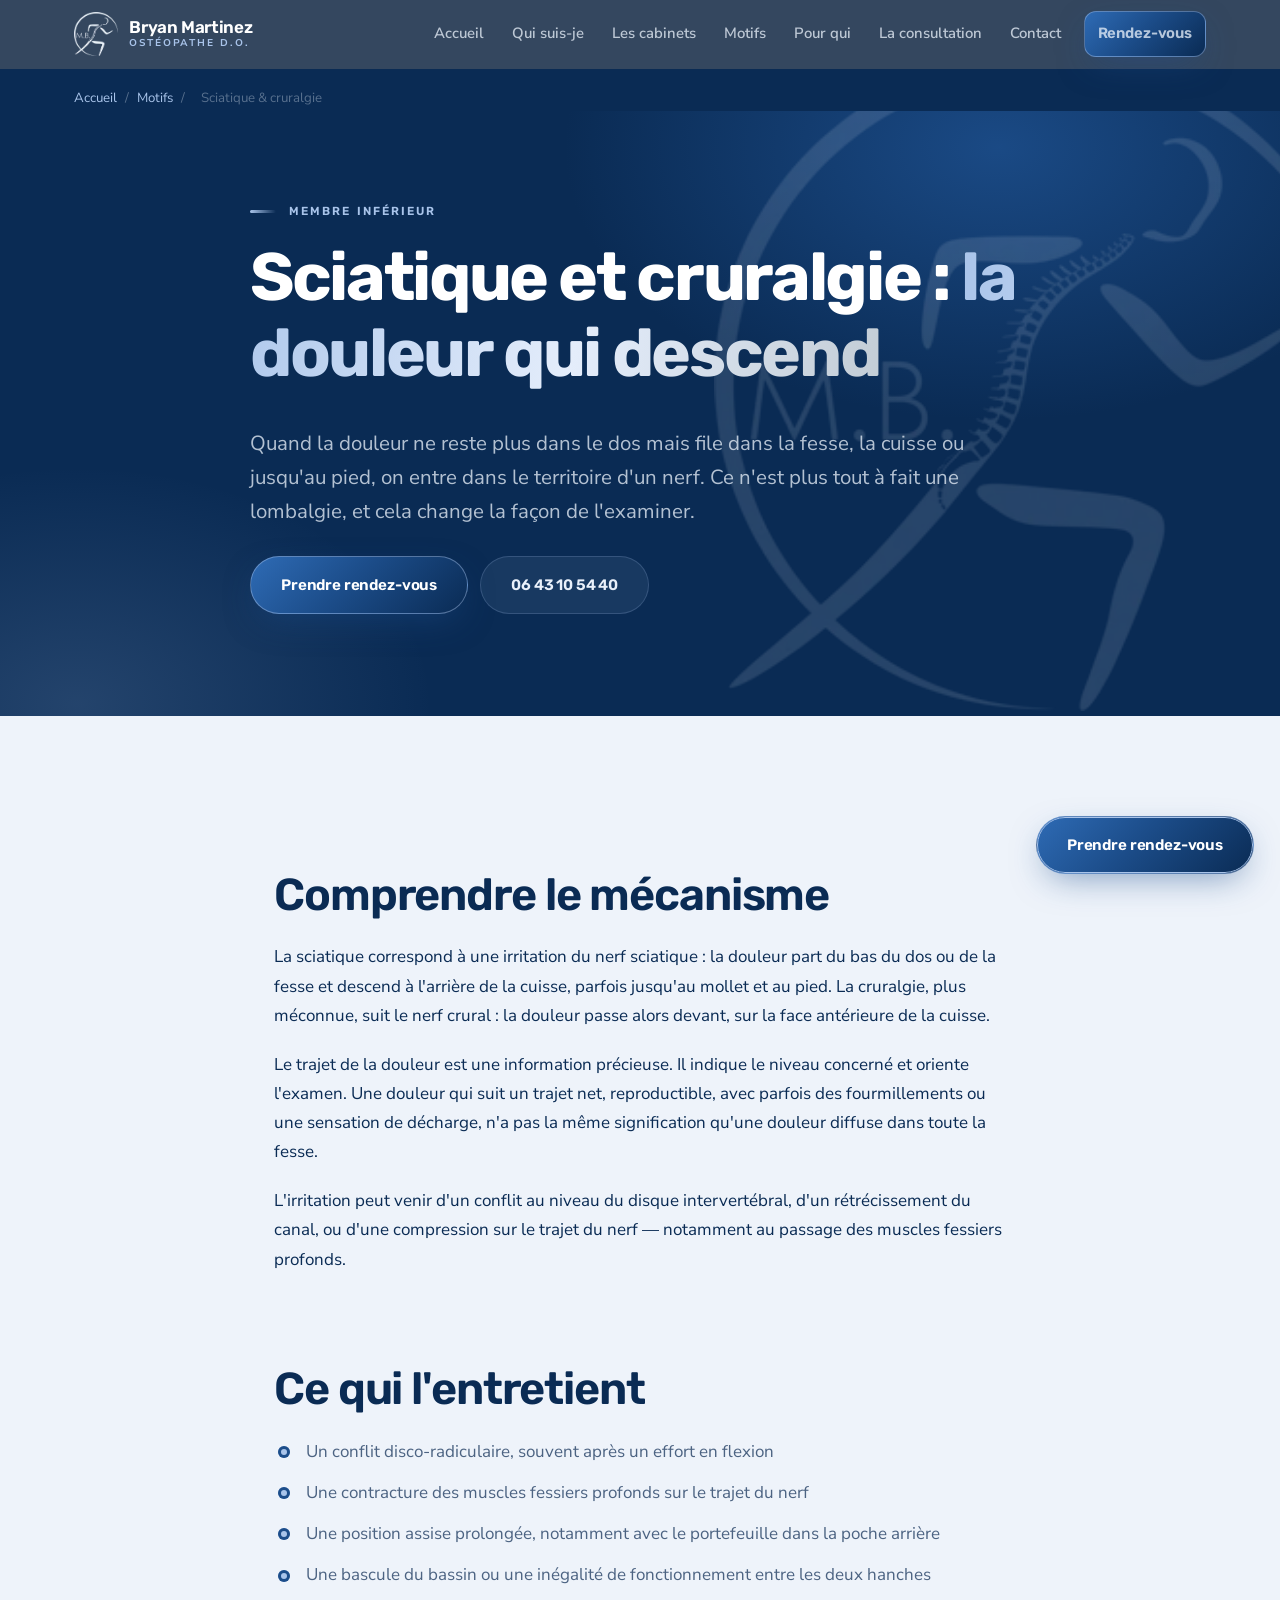
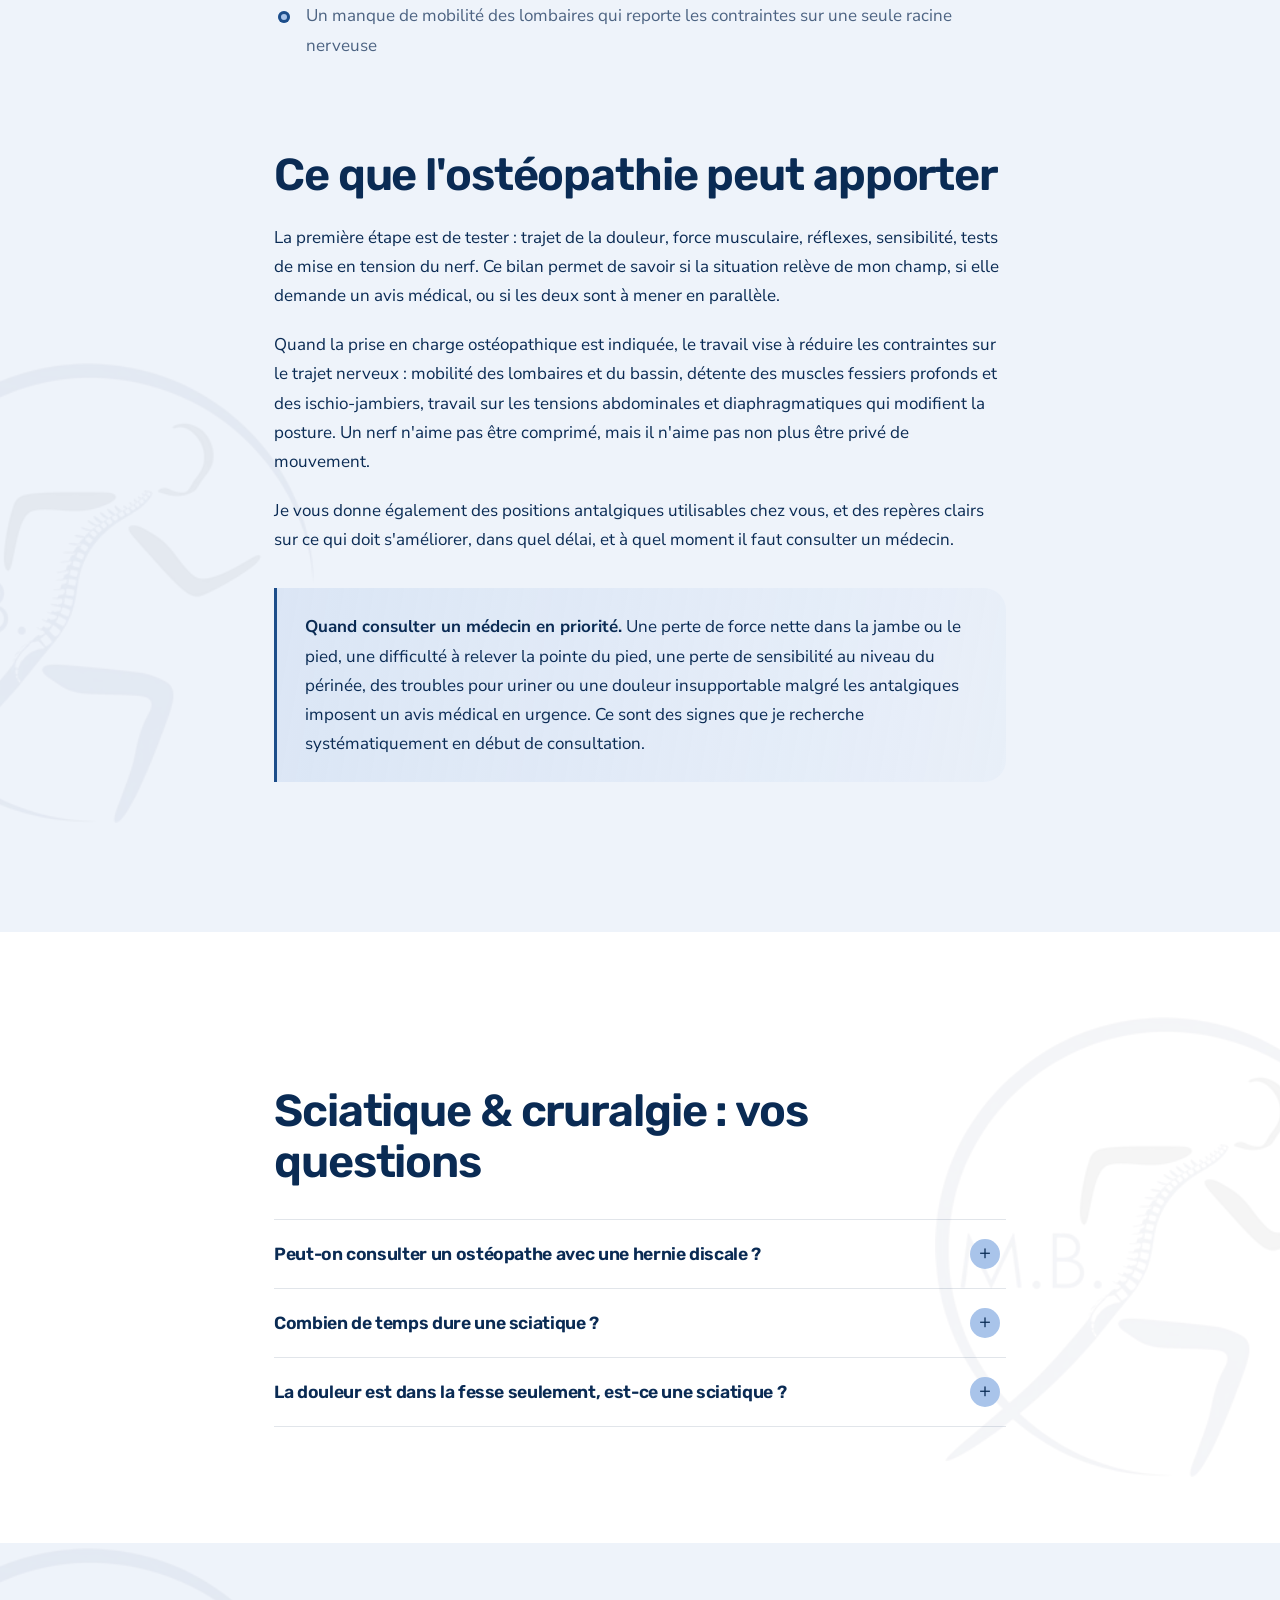
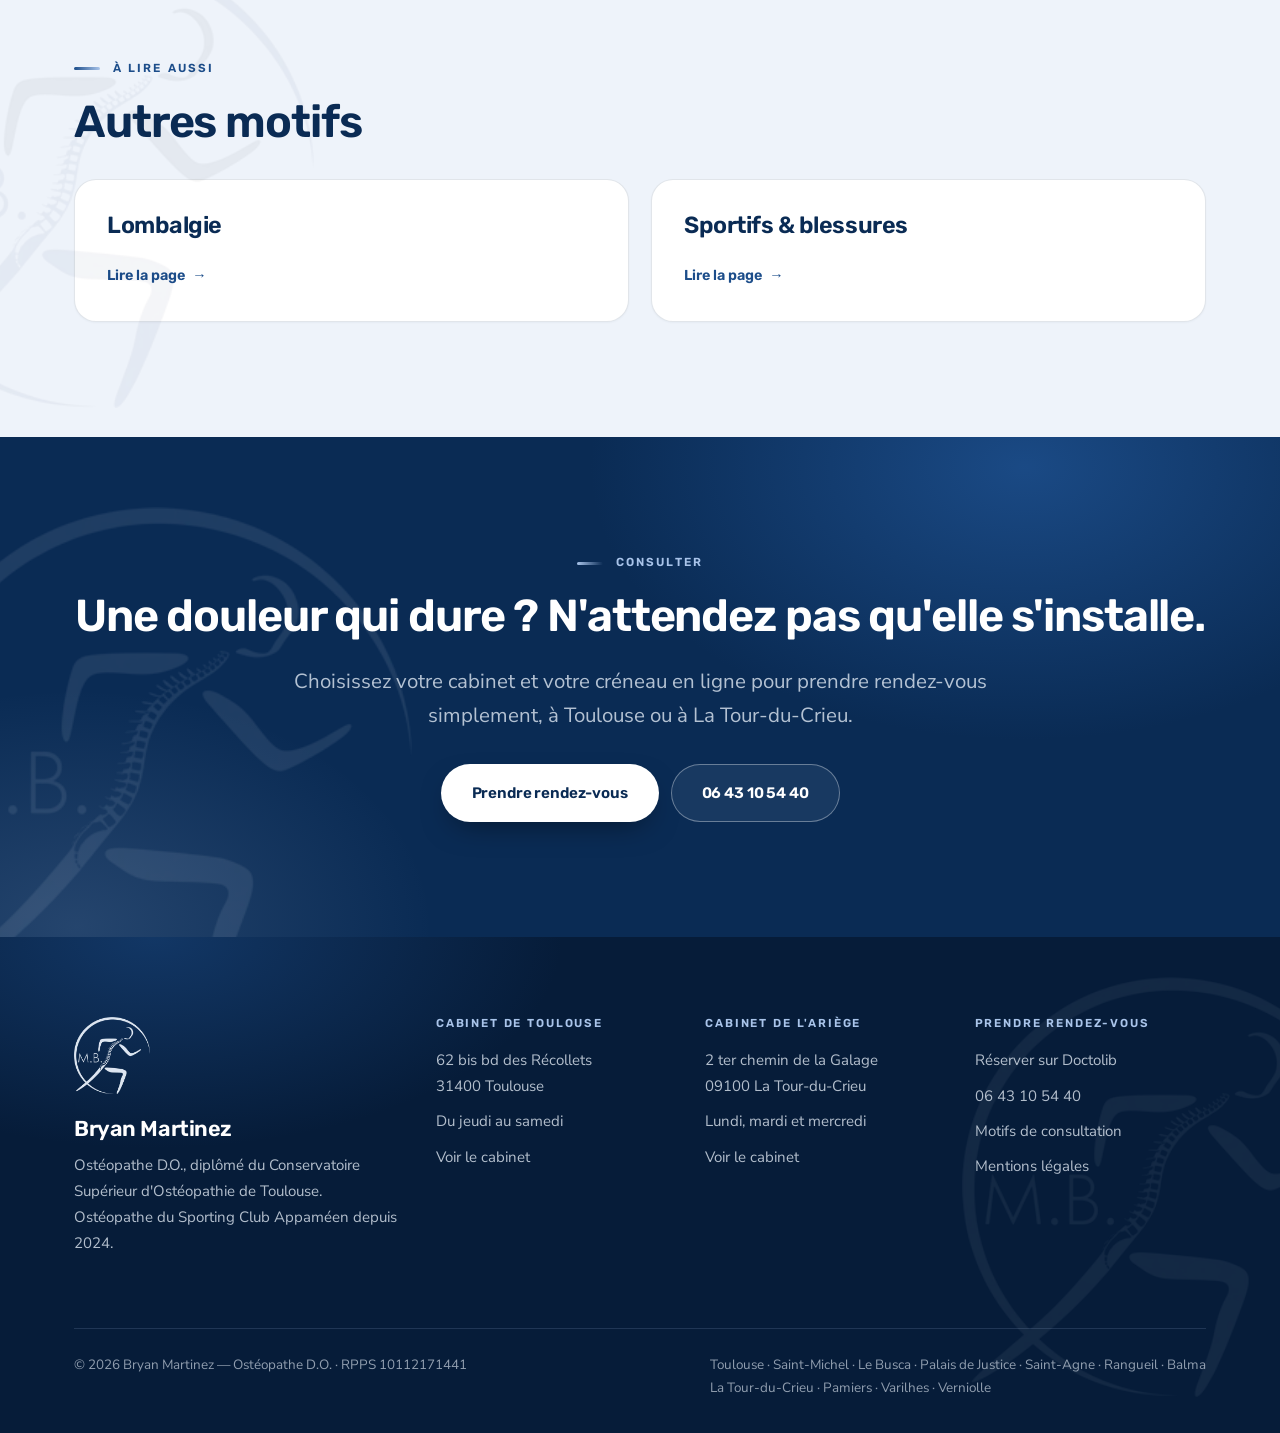
<file: motif-sciatique-cruralgie.html>
<!DOCTYPE html>
<html lang="fr">
<head>
<meta charset="utf-8">
<meta name="viewport" content="width=device-width, initial-scale=1">
<title>Ostéopathe pour sciatique et cruralgie — Toulouse & Pamiers</title>
<meta name="description" content="Douleur qui descend dans la fesse, la cuisse ou la jambe : comprendre la sciatique et la cruralgie en ostéopathie. Toulouse et La Tour-du-Crieu.">
<link rel="canonical" href="https://bryanmartinez-osteopathe.fr/motif-sciatique-cruralgie.html">
<meta name="robots" content="index, follow, max-snippet:-1, max-image-preview:large">
<meta name="author" content="Bryan Martinez">
<meta name="geo.region" content="FR-OCC">

<meta property="og:type" content="website">
<meta property="og:locale" content="fr_FR">
<meta property="og:site_name" content="Bryan Martinez — Ostéopathe D.O.">
<meta property="og:title" content="Ostéopathe pour sciatique et cruralgie — Toulouse & Pamiers">
<meta property="og:description" content="Douleur qui descend dans la fesse, la cuisse ou la jambe : comprendre la sciatique et la cruralgie en ostéopathie. Toulouse et La Tour-du-Crieu.">
<meta property="og:url" content="https://bryanmartinez-osteopathe.fr/motif-sciatique-cruralgie.html">
<meta property="og:image" content="https://bryanmartinez-osteopathe.fr/assets/bryan-martinez-osteopathe.jpg">
<meta name="twitter:card" content="summary_large_image">

<link rel="preconnect" href="https://fonts.googleapis.com">
<link rel="preconnect" href="https://fonts.gstatic.com" crossorigin>
<link href="https://fonts.googleapis.com/css2?family=Rubik:wght@400;500;600;700&family=Nunito+Sans:opsz,wght@6..12,400;6..12,600;6..12,700&display=swap" rel="stylesheet">
<link rel="preload" as="style" href="assets/styles.css">
<link rel="stylesheet" href="assets/styles.css">
<link rel="icon" type="image/webp" href="assets/favicon.webp">

<script type="application/ld+json">{
  "@context":"https://schema.org",
  "@type":"Physician",
  "@id":"https://bryanmartinez-osteopathe.fr/#bryan-martinez",
  "name":"Bryan Martinez",
  "honorificSuffix":"Ostéopathe D.O.",
  "jobTitle":"Ostéopathe D.O.",
  "medicalSpecialty":"Osteopathic",
  "image":"https://bryanmartinez-osteopathe.fr/assets/bryan-martinez-osteopathe.jpg",
  "url":"https://bryanmartinez-osteopathe.fr/",
  "telephone":"+33643105440",
  "alumniOf":{"@type":"CollegeOrUniversity","name":"Conservatoire Supérieur d'Ostéopathie de Toulouse"},
  "identifier":{"@type":"PropertyValue","name":"RPPS","value":"10112171441"},
  "areaServed":["Toulouse","Saint-Michel","Le Busca","Palais de Justice","Saint-Agne","Rangueil","Balma","La Tour-du-Crieu","Pamiers","Varilhes","Verniolle","Saint-Jean-du-Falga"],
  "worksFor":[{"@id":"https://bryanmartinez-osteopathe.fr/#cabinet-toulouse"},{"@id":"https://bryanmartinez-osteopathe.fr/#cabinet-latourducrieu"}],
  "memberOf":{"@type":"SportsTeam","name":"Sporting Club Appaméen","location":"Pamiers, Ariège"},
  "knowsAbout":["Ostéopathie","Lombalgie","Sciatique","Cervicalgie","Ostéopathie du sport","Ostéopathie viscérale"],
  "sameAs":["https://www.doctolib.fr/osteopathe/toulouse/bryan-martinez"]
}</script>
<script type="application/ld+json">{"@context":"https://schema.org","@type":"FAQPage","mainEntity":[{"@type":"Question","name":"Peut-on consulter un ostéopathe avec une hernie discale ?","acceptedAnswer":{"@type":"Answer","text":"Oui, dans la plupart des cas, à condition que le bilan ne retrouve pas de signe de gravité. Le travail ne « remet pas » la hernie en place — c'est un mythe — mais il vise à réduire les contraintes mécaniques autour, et à récupérer de la mobilité sur les zones qui compensent."}},{"@type":"Question","name":"Combien de temps dure une sciatique ?","acceptedAnswer":{"@type":"Answer","text":"Beaucoup de sciatiques communes s'améliorent nettement en quelques semaines. Le rôle de l'accompagnement est d'aider à traverser cette phase, d'éviter les compensations qui s'installent, et de repérer rapidement les situations qui sortent du cadre."}},{"@type":"Question","name":"La douleur est dans la fesse seulement, est-ce une sciatique ?","acceptedAnswer":{"@type":"Answer","text":"Pas nécessairement. Une douleur fessière isolée peut venir de l'articulation sacro-iliaque, de la hanche ou des muscles fessiers eux-mêmes. C'est précisément ce que l'examen permet de distinguer, et le traitement n'est pas le même."}}]}</script>
<script type="application/ld+json">{"@context":"https://schema.org","@type":"BreadcrumbList","itemListElement":[{"@type":"ListItem","position":1,"name":"Accueil","item":"https://bryanmartinez-osteopathe.fr/"},{"@type":"ListItem","position":2,"name":"Motifs","item":"https://bryanmartinez-osteopathe.fr/motifs.html"},{"@type":"ListItem","position":3,"name":"Sciatique & cruralgie","item":"https://bryanmartinez-osteopathe.fr/"}]}</script>
</head>
<body>

<div class="progression" aria-hidden="true"></div>

<header class="entete">
  <div class="entete-in">
    <a class="logo" href="index.html">
      <img src="assets/logo-entete.webp" alt="Logo de Bryan Martinez, ostéopathe D.O." width="44" height="44">
      <span class="logo-txt"><b>Bryan Martinez</b><span>Ostéopathe D.O.</span></span>
    </a>
    <button class="burger" aria-expanded="false" aria-label="Ouvrir le menu" aria-controls="menu-principal">
      <span></span><span></span><span></span>
    </button>
    <nav class="nav" id="menu-principal" aria-label="Navigation principale">
      <a href="index.html">Accueil</a>
      <a href="qui-suis-je.html">Qui suis-je</a>
      <a href="cabinets.html">Les cabinets</a>
      <a href="motifs.html">Motifs</a>
      <a href="pour-qui.html">Pour qui</a>
      <a href="consultation.html">La consultation</a>
      <a href="contact.html">Contact</a>
      <a class="btn btn-primaire" style="margin-left:8px" href="https://www.doctolib.fr/osteopathe/toulouse/bryan-martinez" target="_blank" rel="noopener">Rendez-vous</a>
    </nav>
  </div>
</header>

<div class="ariane-bande"><nav class="ariane wrap" aria-label="Fil d'Ariane"><a href="index.html">Accueil</a><span>/</span><a href="motifs.html">Motifs</a><span>/</span><span aria-current="page">Sciatique & cruralgie</span></nav></div>
<main>

<section class="hero">
  <div class="wrap-etroit" style="padding-left:0;padding-right:0">
    <div class="wrap" style="padding:0">
      <span class="eyebrow reveal">Membre inférieur</span>
      <h1 class="reveal d1">Sciatique et cruralgie : <em>la douleur qui descend</em></h1>
      <p class="lead reveal d2">Quand la douleur ne reste plus dans le dos mais file dans la fesse, la cuisse ou jusqu'au pied, on entre dans le territoire d'un nerf. Ce n'est plus tout à fait une lombalgie, et cela change la façon de l'examiner.</p>
      <div class="btns reveal d3" style="margin-top:28px">
        <a class="btn btn-primaire" href="https://www.doctolib.fr/osteopathe/toulouse/bryan-martinez" target="_blank" rel="noopener">Prendre rendez-vous</a>
        <a class="btn btn-ghost" href="tel:+33643105440">06 43 10 54 40</a>
      </div>
    </div>
  </div>
</section>

<section>
  <div class="wrap-etroit">
    <span class="eyebrow reveal">De quoi parle-t-on</span>
    <h2 class="reveal">Comprendre le mécanisme</h2>
    
    <div class="reveal d1"><p>La sciatique correspond à une irritation du nerf sciatique : la douleur part du bas du dos ou de la fesse et descend à l'arrière de la cuisse, parfois jusqu'au mollet et au pied. La cruralgie, plus méconnue, suit le nerf crural : la douleur passe alors devant, sur la face antérieure de la cuisse.</p><p>Le trajet de la douleur est une information précieuse. Il indique le niveau concerné et oriente l'examen. Une douleur qui suit un trajet net, reproductible, avec parfois des fourmillements ou une sensation de décharge, n'a pas la même signification qu'une douleur diffuse dans toute la fesse.</p><p>L'irritation peut venir d'un conflit au niveau du disque intervertébral, d'un rétrécissement du canal, ou d'une compression sur le trajet du nerf — notamment au passage des muscles fessiers profonds.</p></div>

    <h2 class="reveal" style="margin-top:2em">Ce qui l'entretient</h2>
    <ul class="liste-check reveal d1"><li>Un conflit disco-radiculaire, souvent après un effort en flexion</li><li>Une contracture des muscles fessiers profonds sur le trajet du nerf</li><li>Une position assise prolongée, notamment avec le portefeuille dans la poche arrière</li><li>Une bascule du bassin ou une inégalité de fonctionnement entre les deux hanches</li><li>Un manque de mobilité des lombaires qui reporte les contraintes sur une seule racine nerveuse</li></ul>

    <h2 class="reveal" style="margin-top:2em">Ce que l'ostéopathie peut apporter</h2>
    <div class="reveal d1"><p>La première étape est de tester : trajet de la douleur, force musculaire, réflexes, sensibilité, tests de mise en tension du nerf. Ce bilan permet de savoir si la situation relève de mon champ, si elle demande un avis médical, ou si les deux sont à mener en parallèle.</p><p>Quand la prise en charge ostéopathique est indiquée, le travail vise à réduire les contraintes sur le trajet nerveux : mobilité des lombaires et du bassin, détente des muscles fessiers profonds et des ischio-jambiers, travail sur les tensions abdominales et diaphragmatiques qui modifient la posture. Un nerf n'aime pas être comprimé, mais il n'aime pas non plus être privé de mouvement.</p><p>Je vous donne également des positions antalgiques utilisables chez vous, et des repères clairs sur ce qui doit s'améliorer, dans quel délai, et à quel moment il faut consulter un médecin.</p></div>

    <div class="alerte reveal">
      <p><strong>Quand consulter un médecin en priorité.</strong> Une perte de force nette dans la jambe ou le pied, une difficulté à relever la pointe du pied, une perte de sensibilité au niveau du périnée, des troubles pour uriner ou une douleur insupportable malgré les antalgiques imposent un avis médical en urgence. Ce sont des signes que je recherche systématiquement en début de consultation.</p>
    </div>
  </div>
</section>

<section class="sec-paper2">
  <div class="wrap-etroit">
    <span class="eyebrow reveal">Questions fréquentes</span>
    <h2 class="reveal">Sciatique & cruralgie : vos questions</h2>
    <div class="faq reveal">
<details><summary>Peut-on consulter un ostéopathe avec une hernie discale ?</summary><div class="rep"><p>Oui, dans la plupart des cas, à condition que le bilan ne retrouve pas de signe de gravité. Le travail ne « remet pas » la hernie en place — c'est un mythe — mais il vise à réduire les contraintes mécaniques autour, et à récupérer de la mobilité sur les zones qui compensent.</p></div></details>
<details><summary>Combien de temps dure une sciatique ?</summary><div class="rep"><p>Beaucoup de sciatiques communes s'améliorent nettement en quelques semaines. Le rôle de l'accompagnement est d'aider à traverser cette phase, d'éviter les compensations qui s'installent, et de repérer rapidement les situations qui sortent du cadre.</p></div></details>
<details><summary>La douleur est dans la fesse seulement, est-ce une sciatique ?</summary><div class="rep"><p>Pas nécessairement. Une douleur fessière isolée peut venir de l'articulation sacro-iliaque, de la hanche ou des muscles fessiers eux-mêmes. C'est précisément ce que l'examen permet de distinguer, et le traitement n'est pas le même.</p></div></details>
</div>
  </div>
</section>

<section>
  <div class="wrap">
    <span class="eyebrow reveal">À lire aussi</span>
    <h2 class="reveal">Autres motifs</h2>
    <div class="grille g2" style="margin-top:32px"><a class="carte reveal" href="motif-lombalgie.html"><h3>Lombalgie</h3><span class="fleche">Lire la page</span></a><a class="carte reveal" href="motif-sportifs.html"><h3>Sportifs &amp; blessures</h3><span class="fleche">Lire la page</span></a></div>
  </div>
</section>

<section class="sec-pin">
  <div class="wrap cta-bande">
    <span class="eyebrow reveal">Consulter</span>
    <h2 class="reveal">Une douleur qui dure ? N'attendez pas qu'elle s'installe.</h2>
    <p class="lead reveal d1">Choisissez votre cabinet et votre créneau en ligne pour prendre rendez-vous
    simplement, à Toulouse ou à La Tour-du-Crieu.</p>
    <div class="btns reveal d2" style="justify-content:center">
      <a class="btn btn-clair" href="https://www.doctolib.fr/osteopathe/toulouse/bryan-martinez" target="_blank" rel="noopener">Prendre rendez-vous</a>
      <a class="btn btn-ghost" style="border-color:rgba(255,255,255,.35);color:#fff" href="tel:+33643105440">06 43 10 54 40</a>
    </div>
  </div>
</section>

</main>

<footer class="pied">
  <div class="wrap">
    <div class="pied-grille">
      <div>
        <img class="pied-logo" src="assets/logo-pied.webp" alt="" width="76" height="77" loading="lazy">
        <div class="marque">Bryan Martinez</div>
        <p>Ostéopathe D.O., diplômé du Conservatoire Supérieur d'Ostéopathie de Toulouse.<br>
        Ostéopathe du Sporting Club Appaméen depuis 2024.</p>
      </div>
      <div>
        <h3>Cabinet de Toulouse</h3>
        <ul>
          <li>62 bis bd des Récollets<br>31400 Toulouse</li>
          <li>Du jeudi au samedi</li>
          <li><a href="cabinet-toulouse.html">Voir le cabinet</a></li>
        </ul>
      </div>
      <div>
        <h3>Cabinet de l'Ariège</h3>
        <ul>
          <li>2 ter chemin de la Galage<br>09100 La Tour-du-Crieu</li>
          <li>Lundi, mardi et mercredi</li>
          <li><a href="cabinet-la-tour-du-crieu.html">Voir le cabinet</a></li>
        </ul>
      </div>
      <div>
        <h3>Prendre rendez-vous</h3>
        <ul>
          <li><a href="https://www.doctolib.fr/osteopathe/toulouse/bryan-martinez" target="_blank" rel="noopener">Réserver sur Doctolib</a></li>
          <li><a href="tel:+33643105440">06 43 10 54 40</a></li>
          <li><a href="motifs.html">Motifs de consultation</a></li>
          <li><a href="mentions-legales.html">Mentions légales</a></li>
        </ul>
      </div>
    </div>
    <div class="pied-bas">
      <span>© <span id="annee">2026</span> Bryan Martinez — Ostéopathe D.O. · RPPS 10112171441</span>
      <span>Toulouse · Saint-Michel · Le Busca · Palais de Justice · Saint-Agne · Rangueil · Balma<br>La Tour-du-Crieu · Pamiers · Varilhes · Verniolle</span>
    </div>
  </div>
</footer>

<a class="btn btn-primaire rdv-flottant" href="https://www.doctolib.fr/osteopathe/toulouse/bryan-martinez" target="_blank" rel="noopener">
  Prendre rendez-vous
</a>

<script src="assets/script.js" defer></script>
<script>document.getElementById('annee').textContent=new Date().getFullYear();</script>
</body>
</html>
</file>
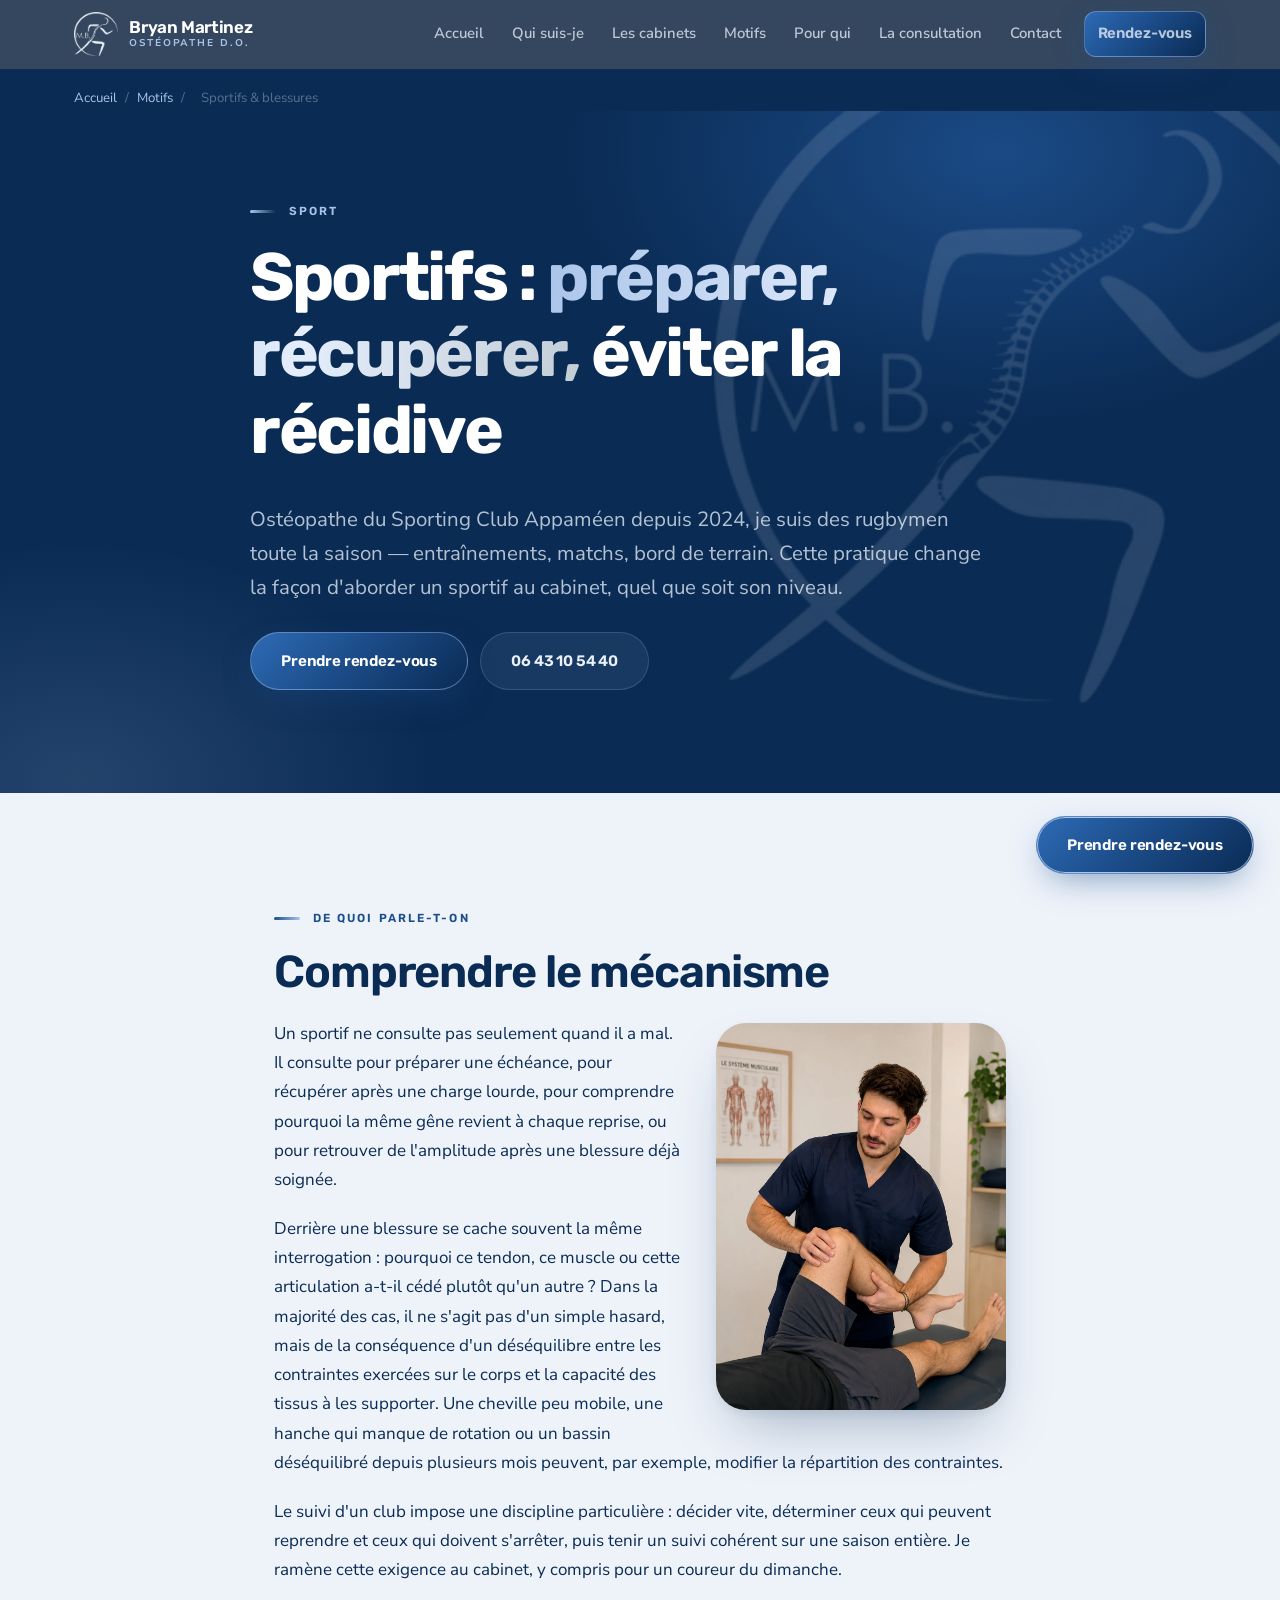
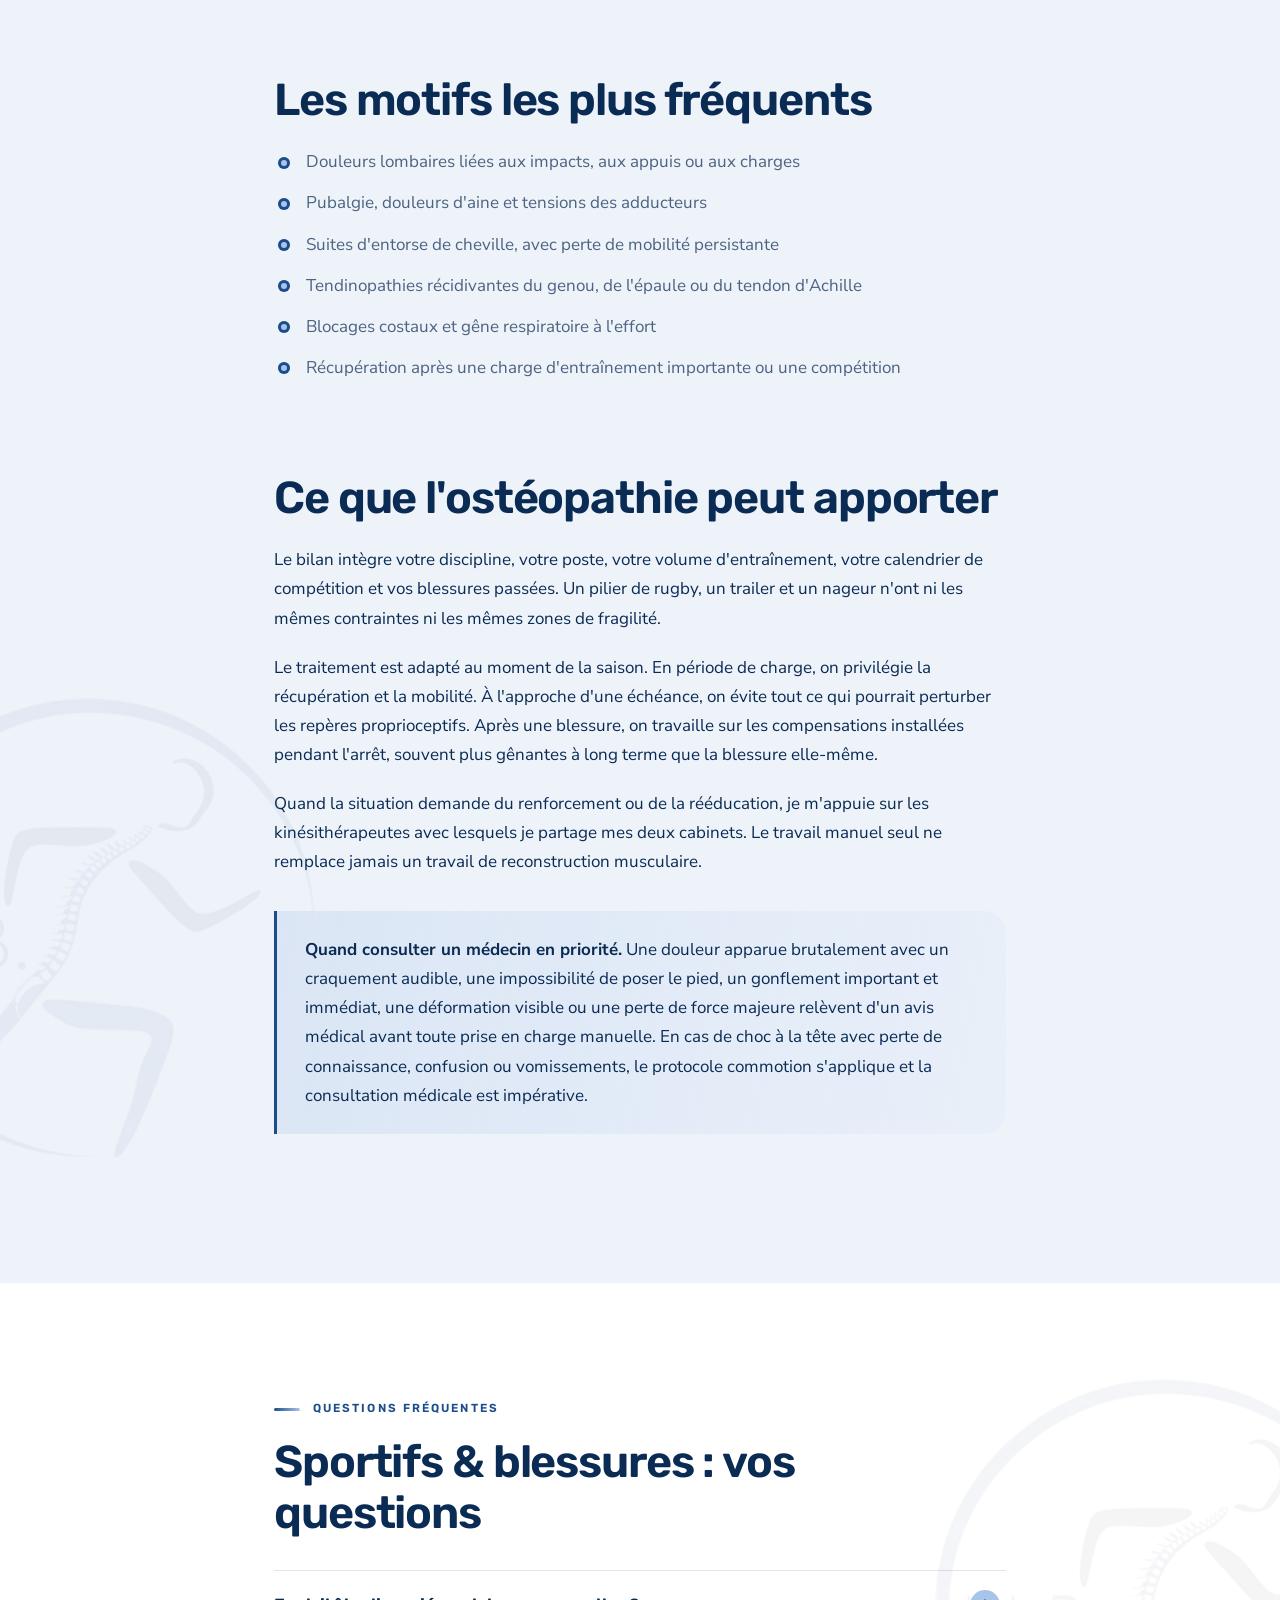
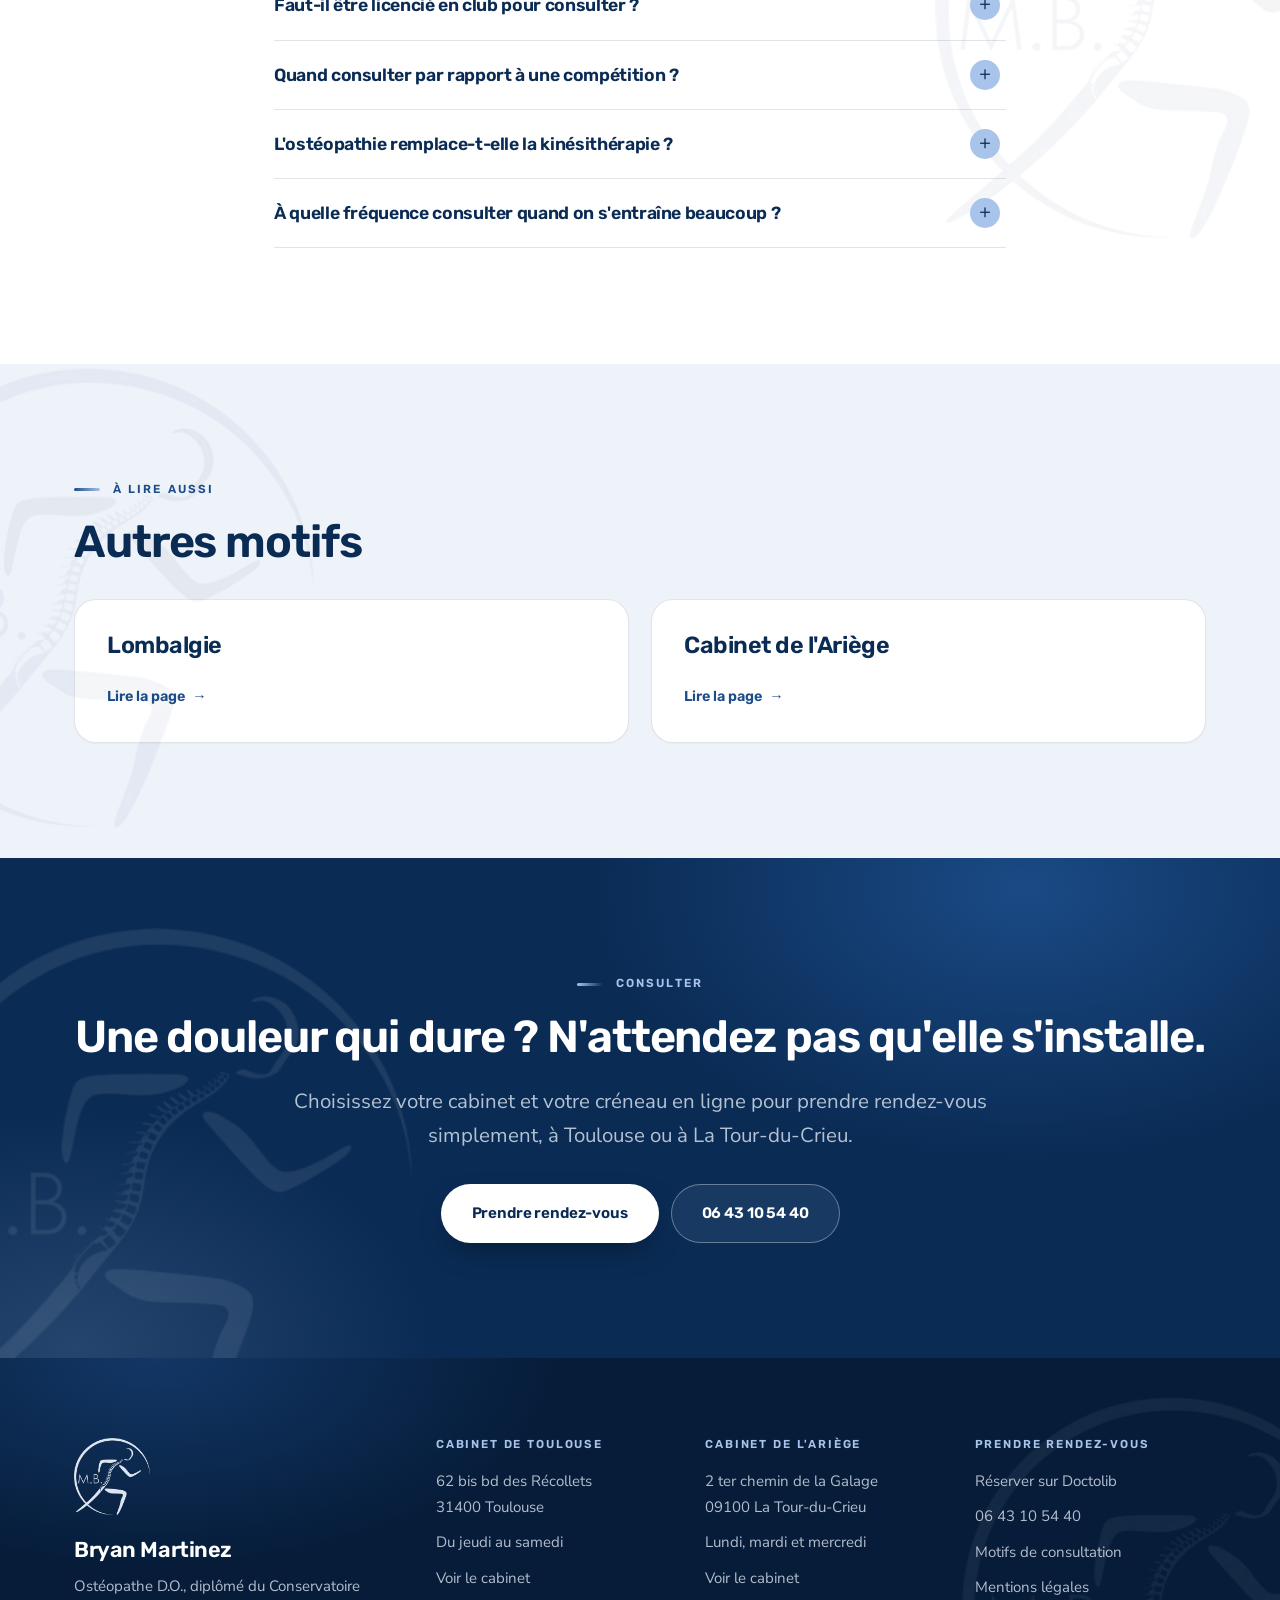
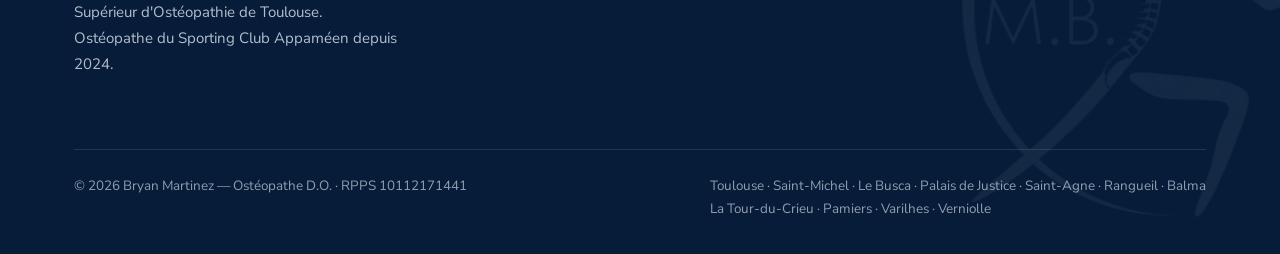
<file: motif-sportifs.html>
<!DOCTYPE html>
<html lang="fr">
<head>
<meta charset="utf-8">
<meta name="viewport" content="width=device-width, initial-scale=1">
<title>Ostéopathe du sport à Toulouse et Pamiers — Bryan Martinez D.O.</title>
<meta name="description" content="Ostéopathie du sport : préparation, récupération, blessures qui reviennent. Ostéopathe du SCA Pamiers. Cabinets à Toulouse et La Tour-du-Crieu.">
<link rel="canonical" href="https://bryanmartinez-osteopathe.fr/motif-sportifs.html">
<meta name="robots" content="index, follow, max-snippet:-1, max-image-preview:large">
<meta name="author" content="Bryan Martinez">
<meta name="geo.region" content="FR-OCC">

<meta property="og:type" content="website">
<meta property="og:locale" content="fr_FR">
<meta property="og:site_name" content="Bryan Martinez — Ostéopathe D.O.">
<meta property="og:title" content="Ostéopathe du sport à Toulouse et Pamiers — Bryan Martinez D.O.">
<meta property="og:description" content="Ostéopathie du sport : préparation, récupération, blessures qui reviennent. Ostéopathe du SCA Pamiers. Cabinets à Toulouse et La Tour-du-Crieu.">
<meta property="og:url" content="https://bryanmartinez-osteopathe.fr/motif-sportifs.html">
<meta property="og:image" content="https://bryanmartinez-osteopathe.fr/assets/bryan-martinez-osteopathe.jpg">
<meta name="twitter:card" content="summary_large_image">

<link rel="preconnect" href="https://fonts.googleapis.com">
<link rel="preconnect" href="https://fonts.gstatic.com" crossorigin>
<link href="https://fonts.googleapis.com/css2?family=Rubik:wght@400;500;600;700&family=Nunito+Sans:opsz,wght@6..12,400;6..12,600;6..12,700&display=swap" rel="stylesheet">
<link rel="preload" as="style" href="assets/styles.css">
<link rel="stylesheet" href="assets/styles.css">
<link rel="icon" type="image/webp" href="assets/favicon.webp">

<script type="application/ld+json">{
  "@context":"https://schema.org",
  "@type":"Physician",
  "@id":"https://bryanmartinez-osteopathe.fr/#bryan-martinez",
  "name":"Bryan Martinez",
  "honorificSuffix":"Ostéopathe D.O.",
  "jobTitle":"Ostéopathe D.O.",
  "medicalSpecialty":"Osteopathic",
  "image":"https://bryanmartinez-osteopathe.fr/assets/bryan-martinez-osteopathe.jpg",
  "url":"https://bryanmartinez-osteopathe.fr/",
  "telephone":"+33643105440",
  "alumniOf":{"@type":"CollegeOrUniversity","name":"Conservatoire Supérieur d'Ostéopathie de Toulouse"},
  "identifier":{"@type":"PropertyValue","name":"RPPS","value":"10112171441"},
  "areaServed":["Toulouse","Saint-Michel","Le Busca","Palais de Justice","Saint-Agne","Rangueil","Balma","La Tour-du-Crieu","Pamiers","Varilhes","Verniolle","Saint-Jean-du-Falga"],
  "worksFor":[{"@id":"https://bryanmartinez-osteopathe.fr/#cabinet-toulouse"},{"@id":"https://bryanmartinez-osteopathe.fr/#cabinet-latourducrieu"}],
  "memberOf":{"@type":"SportsTeam","name":"Sporting Club Appaméen","location":"Pamiers, Ariège"},
  "knowsAbout":["Ostéopathie","Lombalgie","Sciatique","Cervicalgie","Ostéopathie du sport","Ostéopathie viscérale"],
  "sameAs":["https://www.doctolib.fr/osteopathe/toulouse/bryan-martinez"]
}</script>
<script type="application/ld+json">{"@context":"https://schema.org","@type":"FAQPage","mainEntity":[{"@type":"Question","name":"Faut-il être licencié en club pour consulter ?","acceptedAnswer":{"@type":"Answer","text":"Non. Le cabinet est ouvert à tous, du sportif de loisir au compétiteur. Le suivi du SCA est une activité en parallèle."}},{"@type":"Question","name":"Quand consulter par rapport à une compétition ?","acceptedAnswer":{"@type":"Answer","text":"L'idéal est de prévoir la séance quelques jours avant l'échéance plutôt que la veille, le temps que le corps intègre les changements. Après une compétition, une séance de récupération peut se faire dès le lendemain."}},{"@type":"Question","name":"L'ostéopathie remplace-t-elle la kinésithérapie ?","acceptedAnswer":{"@type":"Answer","text":"Non, les deux sont complémentaires. L'ostéopathie travaille la mobilité et les compensations globales ; la kinésithérapie reconstruit la force et réapprend le geste. Sur une blessure sérieuse, les deux sont nécessaires."}},{"@type":"Question","name":"À quelle fréquence consulter quand on s'entraîne beaucoup ?","acceptedAnswer":{"@type":"Answer","text":"Cela dépend du volume et de la discipline. Un suivi tous les deux à trois mois en période d'entraînement soutenu est un rythme courant, à ajuster selon les sensations et le calendrier."}}]}</script>
<script type="application/ld+json">{"@context":"https://schema.org","@type":"BreadcrumbList","itemListElement":[{"@type":"ListItem","position":1,"name":"Accueil","item":"https://bryanmartinez-osteopathe.fr/"},{"@type":"ListItem","position":2,"name":"Motifs","item":"https://bryanmartinez-osteopathe.fr/motifs.html"},{"@type":"ListItem","position":3,"name":"Sportifs & blessures","item":"https://bryanmartinez-osteopathe.fr/"}]}</script>
</head>
<body>

<div class="progression" aria-hidden="true"></div>

<header class="entete">
  <div class="entete-in">
    <a class="logo" href="index.html">
      <img src="assets/logo-entete.webp" alt="Logo de Bryan Martinez, ostéopathe D.O." width="44" height="44">
      <span class="logo-txt"><b>Bryan Martinez</b><span>Ostéopathe D.O.</span></span>
    </a>
    <button class="burger" aria-expanded="false" aria-label="Ouvrir le menu" aria-controls="menu-principal">
      <span></span><span></span><span></span>
    </button>
    <nav class="nav" id="menu-principal" aria-label="Navigation principale">
      <a href="index.html">Accueil</a>
      <a href="qui-suis-je.html">Qui suis-je</a>
      <a href="cabinets.html">Les cabinets</a>
      <a href="motifs.html">Motifs</a>
      <a href="pour-qui.html">Pour qui</a>
      <a href="consultation.html">La consultation</a>
      <a href="contact.html">Contact</a>
      <a class="btn btn-primaire" style="margin-left:8px" href="https://www.doctolib.fr/osteopathe/toulouse/bryan-martinez" target="_blank" rel="noopener">Rendez-vous</a>
    </nav>
  </div>
</header>

<div class="ariane-bande"><nav class="ariane wrap" aria-label="Fil d'Ariane"><a href="index.html">Accueil</a><span>/</span><a href="motifs.html">Motifs</a><span>/</span><span aria-current="page">Sportifs & blessures</span></nav></div>
<main>

<section class="hero">
  <div class="wrap-etroit" style="padding-left:0;padding-right:0">
    <div class="wrap" style="padding:0">
      <span class="eyebrow reveal">Sport</span>
      <h1 class="reveal d1">Sportifs : <em>préparer, récupérer,</em> éviter la récidive</h1>
      <p class="lead reveal d2">Ostéopathe du Sporting Club Appaméen depuis 2024, je suis des rugbymen toute la saison — entraînements, matchs, bord de terrain. Cette pratique change la façon d'aborder un sportif au cabinet, quel que soit son niveau.</p>
      <div class="btns reveal d3" style="margin-top:28px">
        <a class="btn btn-primaire" href="https://www.doctolib.fr/osteopathe/toulouse/bryan-martinez" target="_blank" rel="noopener">Prendre rendez-vous</a>
        <a class="btn btn-ghost" href="tel:+33643105440">06 43 10 54 40</a>
      </div>
    </div>
  </div>
</section>

<section>
  <div class="wrap-etroit">
    <span class="eyebrow reveal">De quoi parle-t-on</span>
    <h2 class="reveal">Comprendre le mécanisme</h2>
    <figure class="figure-cote reveal"><picture><source srcset="assets/bryan-martinez-osteopathe-consultation.webp" type="image/webp"><img src="assets/bryan-martinez-osteopathe-consultation.jpg" alt="Bryan Martinez, ostéopathe du sport, teste la mobilité du genou d'un patient" width="1086" height="1448" loading="lazy" decoding="async"></picture></figure>
    <div class="reveal d1"><p>Un sportif ne consulte pas seulement quand il a mal. Il consulte pour préparer une échéance, pour récupérer après une charge lourde, pour comprendre pourquoi la même gêne revient à chaque reprise, ou pour retrouver de l'amplitude après une blessure déjà soignée.</p><p>Derrière une blessure se cache souvent la même interrogation : pourquoi ce tendon, ce muscle ou cette articulation a-t-il cédé plutôt qu'un autre ? Dans la majorité des cas, il ne s'agit pas d'un simple hasard, mais de la conséquence d'un déséquilibre entre les contraintes exercées sur le corps et la capacité des tissus à les supporter. Une cheville peu mobile, une hanche qui manque de rotation ou un bassin déséquilibré depuis plusieurs mois peuvent, par exemple, modifier la répartition des contraintes.</p><p>Le suivi d'un club impose une discipline particulière : décider vite, déterminer ceux qui peuvent reprendre et ceux qui doivent s'arrêter, puis tenir un suivi cohérent sur une saison entière. Je ramène cette exigence au cabinet, y compris pour un coureur du dimanche.</p></div>

    <h2 class="reveal" style="margin-top:2em">Les motifs les plus fréquents</h2>
    <ul class="liste-check reveal d1"><li>Douleurs lombaires liées aux impacts, aux appuis ou aux charges</li><li>Pubalgie, douleurs d'aine et tensions des adducteurs</li><li>Suites d'entorse de cheville, avec perte de mobilité persistante</li><li>Tendinopathies récidivantes du genou, de l'épaule ou du tendon d'Achille</li><li>Blocages costaux et gêne respiratoire à l'effort</li><li>Récupération après une charge d'entraînement importante ou une compétition</li></ul>

    <h2 class="reveal" style="margin-top:2em">Ce que l'ostéopathie peut apporter</h2>
    <div class="reveal d1"><p>Le bilan intègre votre discipline, votre poste, votre volume d'entraînement, votre calendrier de compétition et vos blessures passées. Un pilier de rugby, un trailer et un nageur n'ont ni les mêmes contraintes ni les mêmes zones de fragilité.</p><p>Le traitement est adapté au moment de la saison. En période de charge, on privilégie la récupération et la mobilité. À l'approche d'une échéance, on évite tout ce qui pourrait perturber les repères proprioceptifs. Après une blessure, on travaille sur les compensations installées pendant l'arrêt, souvent plus gênantes à long terme que la blessure elle-même.</p><p>Quand la situation demande du renforcement ou de la rééducation, je m'appuie sur les kinésithérapeutes avec lesquels je partage mes deux cabinets. Le travail manuel seul ne remplace jamais un travail de reconstruction musculaire.</p></div>

    <div class="alerte reveal">
      <p><strong>Quand consulter un médecin en priorité.</strong> Une douleur apparue brutalement avec un craquement audible, une impossibilité de poser le pied, un gonflement important et immédiat, une déformation visible ou une perte de force majeure relèvent d'un avis médical avant toute prise en charge manuelle. En cas de choc à la tête avec perte de connaissance, confusion ou vomissements, le protocole commotion s'applique et la consultation médicale est impérative.</p>
    </div>
  </div>
</section>

<section class="sec-paper2">
  <div class="wrap-etroit">
    <span class="eyebrow reveal">Questions fréquentes</span>
    <h2 class="reveal">Sportifs & blessures : vos questions</h2>
    <div class="faq reveal">
<details><summary>Faut-il être licencié en club pour consulter ?</summary><div class="rep"><p>Non. Le cabinet est ouvert à tous, du sportif de loisir au compétiteur. Le suivi du SCA est une activité en parallèle.</p></div></details>
<details><summary>Quand consulter par rapport à une compétition ?</summary><div class="rep"><p>L'idéal est de prévoir la séance quelques jours avant l'échéance plutôt que la veille, le temps que le corps intègre les changements. Après une compétition, une séance de récupération peut se faire dès le lendemain.</p></div></details>
<details><summary>L'ostéopathie remplace-t-elle la kinésithérapie ?</summary><div class="rep"><p>Non, les deux sont complémentaires. L'ostéopathie travaille la mobilité et les compensations globales ; la kinésithérapie reconstruit la force et réapprend le geste. Sur une blessure sérieuse, les deux sont nécessaires.</p></div></details>
<details><summary>À quelle fréquence consulter quand on s'entraîne beaucoup ?</summary><div class="rep"><p>Cela dépend du volume et de la discipline. Un suivi tous les deux à trois mois en période d'entraînement soutenu est un rythme courant, à ajuster selon les sensations et le calendrier.</p></div></details>
</div>
  </div>
</section>

<section>
  <div class="wrap">
    <span class="eyebrow reveal">À lire aussi</span>
    <h2 class="reveal">Autres motifs</h2>
    <div class="grille g2" style="margin-top:32px"><a class="carte reveal" href="motif-lombalgie.html"><h3>Lombalgie</h3><span class="fleche">Lire la page</span></a><a class="carte reveal" href="cabinet-la-tour-du-crieu.html"><h3>Cabinet de l'Ariège</h3><span class="fleche">Lire la page</span></a></div>
  </div>
</section>

<section class="sec-pin">
  <div class="wrap cta-bande">
    <span class="eyebrow reveal">Consulter</span>
    <h2 class="reveal">Une douleur qui dure ? N'attendez pas qu'elle s'installe.</h2>
    <p class="lead reveal d1">Choisissez votre cabinet et votre créneau en ligne pour prendre rendez-vous
    simplement, à Toulouse ou à La Tour-du-Crieu.</p>
    <div class="btns reveal d2" style="justify-content:center">
      <a class="btn btn-clair" href="https://www.doctolib.fr/osteopathe/toulouse/bryan-martinez" target="_blank" rel="noopener">Prendre rendez-vous</a>
      <a class="btn btn-ghost" style="border-color:rgba(255,255,255,.35);color:#fff" href="tel:+33643105440">06 43 10 54 40</a>
    </div>
  </div>
</section>

</main>

<footer class="pied">
  <div class="wrap">
    <div class="pied-grille">
      <div>
        <img class="pied-logo" src="assets/logo-pied.webp" alt="" width="76" height="77" loading="lazy">
        <div class="marque">Bryan Martinez</div>
        <p>Ostéopathe D.O., diplômé du Conservatoire Supérieur d'Ostéopathie de Toulouse.<br>
        Ostéopathe du Sporting Club Appaméen depuis 2024.</p>
      </div>
      <div>
        <h3>Cabinet de Toulouse</h3>
        <ul>
          <li>62 bis bd des Récollets<br>31400 Toulouse</li>
          <li>Du jeudi au samedi</li>
          <li><a href="cabinet-toulouse.html">Voir le cabinet</a></li>
        </ul>
      </div>
      <div>
        <h3>Cabinet de l'Ariège</h3>
        <ul>
          <li>2 ter chemin de la Galage<br>09100 La Tour-du-Crieu</li>
          <li>Lundi, mardi et mercredi</li>
          <li><a href="cabinet-la-tour-du-crieu.html">Voir le cabinet</a></li>
        </ul>
      </div>
      <div>
        <h3>Prendre rendez-vous</h3>
        <ul>
          <li><a href="https://www.doctolib.fr/osteopathe/toulouse/bryan-martinez" target="_blank" rel="noopener">Réserver sur Doctolib</a></li>
          <li><a href="tel:+33643105440">06 43 10 54 40</a></li>
          <li><a href="motifs.html">Motifs de consultation</a></li>
          <li><a href="mentions-legales.html">Mentions légales</a></li>
        </ul>
      </div>
    </div>
    <div class="pied-bas">
      <span>© <span id="annee">2026</span> Bryan Martinez — Ostéopathe D.O. · RPPS 10112171441</span>
      <span>Toulouse · Saint-Michel · Le Busca · Palais de Justice · Saint-Agne · Rangueil · Balma<br>La Tour-du-Crieu · Pamiers · Varilhes · Verniolle</span>
    </div>
  </div>
</footer>

<a class="btn btn-primaire rdv-flottant" href="https://www.doctolib.fr/osteopathe/toulouse/bryan-martinez" target="_blank" rel="noopener">
  Prendre rendez-vous
</a>

<script src="assets/script.js" defer></script>
<script>document.getElementById('annee').textContent=new Date().getFullYear();</script>
</body>
</html>
</file>
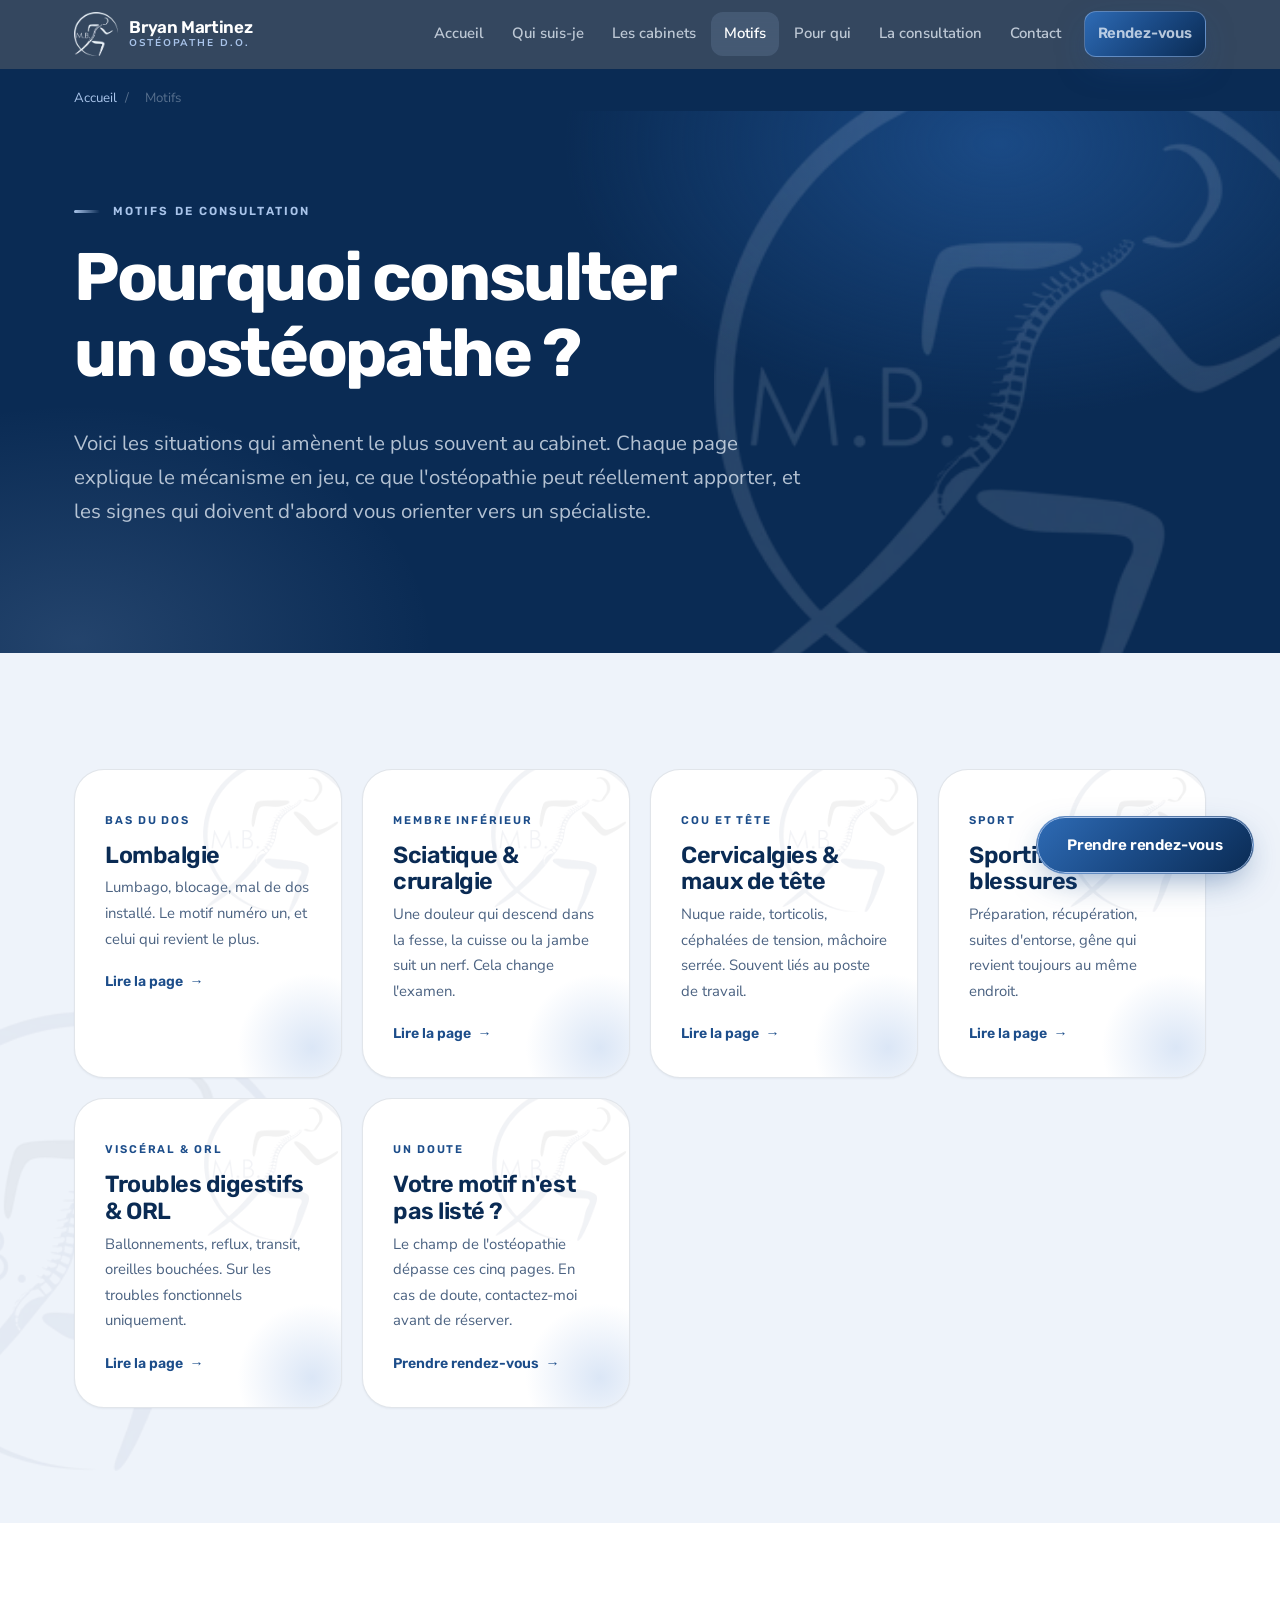
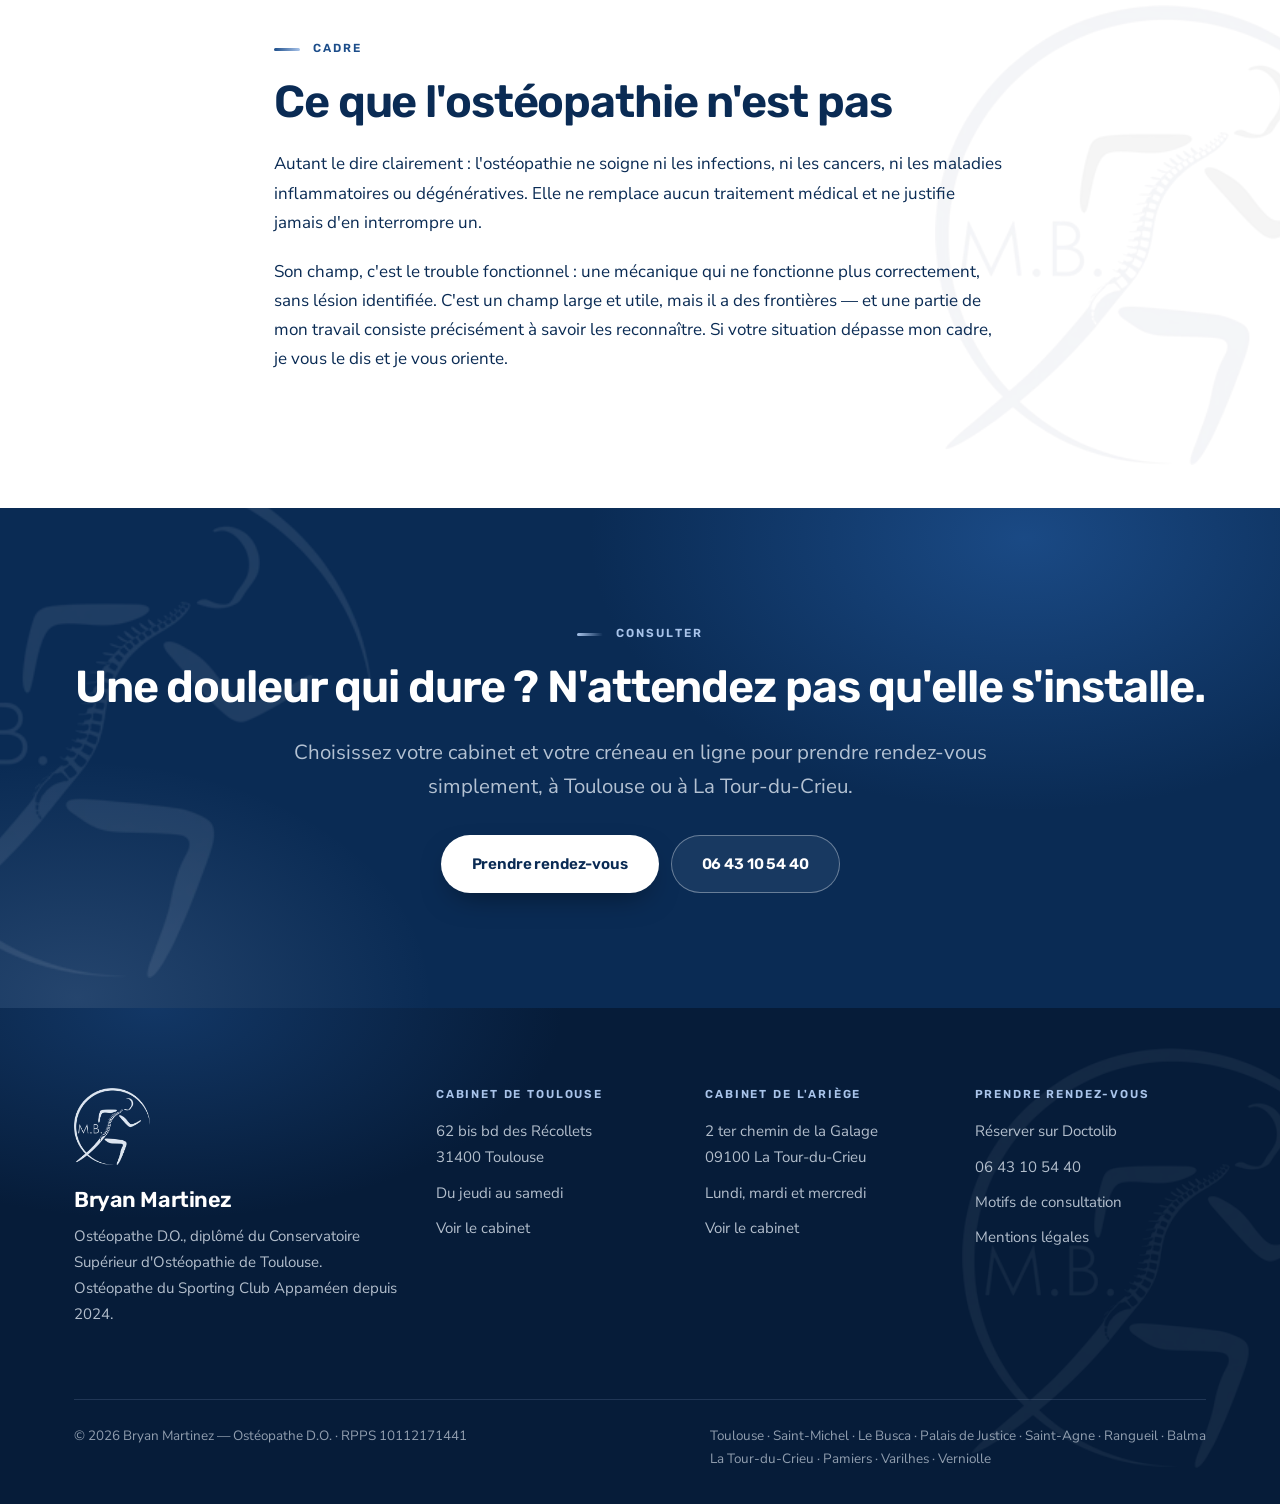
<file: motifs.html>
<!DOCTYPE html>
<html lang="fr">
<head>
<meta charset="utf-8">
<meta name="viewport" content="width=device-width, initial-scale=1">
<title>Motifs de consultation en ostéopathie — Toulouse & Pamiers</title>
<meta name="description" content="Lombalgie, sciatique, cervicalgies, sport, troubles digestifs : les principaux motifs de consultation en ostéopathie. Toulouse et La Tour-du-Crieu.">
<link rel="canonical" href="https://bryanmartinez-osteopathe.fr/motifs.html">
<meta name="robots" content="index, follow, max-snippet:-1, max-image-preview:large">
<meta name="author" content="Bryan Martinez">
<meta name="geo.region" content="FR-OCC">

<meta property="og:type" content="website">
<meta property="og:locale" content="fr_FR">
<meta property="og:site_name" content="Bryan Martinez — Ostéopathe D.O.">
<meta property="og:title" content="Motifs de consultation en ostéopathie — Toulouse & Pamiers">
<meta property="og:description" content="Lombalgie, sciatique, cervicalgies, sport, troubles digestifs : les principaux motifs de consultation en ostéopathie. Toulouse et La Tour-du-Crieu.">
<meta property="og:url" content="https://bryanmartinez-osteopathe.fr/motifs.html">
<meta property="og:image" content="https://bryanmartinez-osteopathe.fr/assets/bryan-martinez-osteopathe.jpg">
<meta name="twitter:card" content="summary_large_image">

<link rel="preconnect" href="https://fonts.googleapis.com">
<link rel="preconnect" href="https://fonts.gstatic.com" crossorigin>
<link href="https://fonts.googleapis.com/css2?family=Rubik:wght@400;500;600;700&family=Nunito+Sans:opsz,wght@6..12,400;6..12,600;6..12,700&display=swap" rel="stylesheet">
<link rel="preload" as="style" href="assets/styles.css">
<link rel="stylesheet" href="assets/styles.css">
<link rel="icon" type="image/webp" href="assets/favicon.webp">

<script type="application/ld+json">{
  "@context":"https://schema.org",
  "@type":"Physician",
  "@id":"https://bryanmartinez-osteopathe.fr/#bryan-martinez",
  "name":"Bryan Martinez",
  "honorificSuffix":"Ostéopathe D.O.",
  "jobTitle":"Ostéopathe D.O.",
  "medicalSpecialty":"Osteopathic",
  "image":"https://bryanmartinez-osteopathe.fr/assets/bryan-martinez-osteopathe.jpg",
  "url":"https://bryanmartinez-osteopathe.fr/",
  "telephone":"+33643105440",
  "alumniOf":{"@type":"CollegeOrUniversity","name":"Conservatoire Supérieur d'Ostéopathie de Toulouse"},
  "identifier":{"@type":"PropertyValue","name":"RPPS","value":"10112171441"},
  "areaServed":["Toulouse","Saint-Michel","Le Busca","Palais de Justice","Saint-Agne","Rangueil","Balma","La Tour-du-Crieu","Pamiers","Varilhes","Verniolle","Saint-Jean-du-Falga"],
  "worksFor":[{"@id":"https://bryanmartinez-osteopathe.fr/#cabinet-toulouse"},{"@id":"https://bryanmartinez-osteopathe.fr/#cabinet-latourducrieu"}],
  "memberOf":{"@type":"SportsTeam","name":"Sporting Club Appaméen","location":"Pamiers, Ariège"},
  "knowsAbout":["Ostéopathie","Lombalgie","Sciatique","Cervicalgie","Ostéopathie du sport","Ostéopathie viscérale"],
  "sameAs":["https://www.doctolib.fr/osteopathe/toulouse/bryan-martinez"]
}</script>
<script type="application/ld+json">{"@context":"https://schema.org","@type":"BreadcrumbList","itemListElement":[{"@type":"ListItem","position":1,"name":"Accueil","item":"https://bryanmartinez-osteopathe.fr/"},{"@type":"ListItem","position":2,"name":"Motifs","item":"https://bryanmartinez-osteopathe.fr/"}]}</script>
</head>
<body>

<div class="progression" aria-hidden="true"></div>

<header class="entete">
  <div class="entete-in">
    <a class="logo" href="index.html">
      <img src="assets/logo-entete.webp" alt="Logo de Bryan Martinez, ostéopathe D.O." width="44" height="44">
      <span class="logo-txt"><b>Bryan Martinez</b><span>Ostéopathe D.O.</span></span>
    </a>
    <button class="burger" aria-expanded="false" aria-label="Ouvrir le menu" aria-controls="menu-principal">
      <span></span><span></span><span></span>
    </button>
    <nav class="nav" id="menu-principal" aria-label="Navigation principale">
      <a href="index.html">Accueil</a>
      <a href="qui-suis-je.html">Qui suis-je</a>
      <a href="cabinets.html">Les cabinets</a>
      <a href="motifs.html" aria-current="page">Motifs</a>
      <a href="pour-qui.html">Pour qui</a>
      <a href="consultation.html">La consultation</a>
      <a href="contact.html">Contact</a>
      <a class="btn btn-primaire" style="margin-left:8px" href="https://www.doctolib.fr/osteopathe/toulouse/bryan-martinez" target="_blank" rel="noopener">Rendez-vous</a>
    </nav>
  </div>
</header>

<div class="ariane-bande"><nav class="ariane wrap" aria-label="Fil d'Ariane"><a href="index.html">Accueil</a><span>/</span><span aria-current="page">Motifs</span></nav></div>
<main>

<section class="hero">
  <div class="wrap">
    <span class="eyebrow reveal">Motifs de consultation</span>
    <h1 class="reveal d1">Pourquoi consulter<br>un ostéopathe&nbsp;?</h1>
    <p class="lead reveal d2">Voici les situations qui amènent le plus souvent au cabinet.
    Chaque page explique le mécanisme en jeu, ce que l'ostéopathie peut réellement apporter,
    et les signes qui doivent d'abord vous orienter vers un spécialiste.</p>
  </div>
</section>

<section>
  <div class="wrap">
    <div class="flottants reveal">
      <a class="flottant" href="motif-lombalgie.html">
        <span class="zone">Bas du dos</span><h3>Lombalgie</h3>
        <p>Lumbago, blocage, mal de dos installé. Le motif numéro un, et celui qui revient le plus.</p>
        <span class="fleche">Lire la page</span>
      </a>
      <a class="flottant" href="motif-sciatique-cruralgie.html">
        <span class="zone">Membre inférieur</span><h3>Sciatique &amp; cruralgie</h3>
        <p>Une douleur qui descend dans la fesse, la cuisse ou la jambe suit un nerf. Cela change l'examen.</p>
        <span class="fleche">Lire la page</span>
      </a>
      <a class="flottant" href="motif-cervicalgies-maux-de-tete.html">
        <span class="zone">Cou et tête</span><h3>Cervicalgies &amp; maux de tête</h3>
        <p>Nuque raide, torticolis, céphalées de tension, mâchoire serrée. Souvent liés au poste de travail.</p>
        <span class="fleche">Lire la page</span>
      </a>
      <a class="flottant" href="motif-sportifs.html">
        <span class="zone">Sport</span><h3>Sportifs &amp; blessures</h3>
        <p>Préparation, récupération, suites d'entorse, gêne qui revient toujours au même endroit.</p>
        <span class="fleche">Lire la page</span>
      </a>
      <a class="flottant" href="motif-digestif-orl.html">
        <span class="zone">Viscéral &amp; ORL</span><h3>Troubles digestifs &amp; ORL</h3>
        <p>Ballonnements, reflux, transit, oreilles bouchées. Sur les troubles fonctionnels uniquement.</p>
        <span class="fleche">Lire la page</span>
      </a>
      <a class="flottant" href="https://www.doctolib.fr/osteopathe/toulouse/bryan-martinez" target="_blank" rel="noopener">
        <span class="zone">Un doute</span><h3>Votre motif n'est pas listé&nbsp;?</h3>
        <p>Le champ de l'ostéopathie dépasse ces cinq pages. En cas de doute, contactez-moi avant de réserver.</p>
        <span class="fleche">Prendre rendez-vous</span>
      </a>
    </div>
  </div>
</section>

<section class="sec-paper2">
  <div class="wrap-etroit">
    <span class="eyebrow reveal">Cadre</span>
    <h2 class="reveal">Ce que l'ostéopathie n'est pas</h2>
    <p class="reveal d1">Autant le dire clairement : l'ostéopathie ne soigne ni les infections, ni les
    cancers, ni les maladies inflammatoires ou dégénératives. Elle ne remplace aucun traitement médical
    et ne justifie jamais d'en interrompre un.</p>
    <p class="reveal d1">Son champ, c'est le trouble fonctionnel : une mécanique qui ne fonctionne plus
    correctement, sans lésion identifiée. C'est un champ large et utile, mais il a des frontières —
    et une partie de mon travail consiste précisément à savoir les reconnaître. Si votre situation
    dépasse mon cadre, je vous le dis et je vous oriente.</p>
  </div>
</section>

<section class="sec-pin">
  <div class="wrap cta-bande">
    <span class="eyebrow reveal">Consulter</span>
    <h2 class="reveal">Une douleur qui dure ? N'attendez pas qu'elle s'installe.</h2>
    <p class="lead reveal d1">Choisissez votre cabinet et votre créneau en ligne pour prendre rendez-vous
    simplement, à Toulouse ou à La Tour-du-Crieu.</p>
    <div class="btns reveal d2" style="justify-content:center">
      <a class="btn btn-clair" href="https://www.doctolib.fr/osteopathe/toulouse/bryan-martinez" target="_blank" rel="noopener">Prendre rendez-vous</a>
      <a class="btn btn-ghost" style="border-color:rgba(255,255,255,.35);color:#fff" href="tel:+33643105440">06 43 10 54 40</a>
    </div>
  </div>
</section>

</main>

<footer class="pied">
  <div class="wrap">
    <div class="pied-grille">
      <div>
        <img class="pied-logo" src="assets/logo-pied.webp" alt="" width="76" height="77" loading="lazy">
        <div class="marque">Bryan Martinez</div>
        <p>Ostéopathe D.O., diplômé du Conservatoire Supérieur d'Ostéopathie de Toulouse.<br>
        Ostéopathe du Sporting Club Appaméen depuis 2024.</p>
      </div>
      <div>
        <h3>Cabinet de Toulouse</h3>
        <ul>
          <li>62 bis bd des Récollets<br>31400 Toulouse</li>
          <li>Du jeudi au samedi</li>
          <li><a href="cabinet-toulouse.html">Voir le cabinet</a></li>
        </ul>
      </div>
      <div>
        <h3>Cabinet de l'Ariège</h3>
        <ul>
          <li>2 ter chemin de la Galage<br>09100 La Tour-du-Crieu</li>
          <li>Lundi, mardi et mercredi</li>
          <li><a href="cabinet-la-tour-du-crieu.html">Voir le cabinet</a></li>
        </ul>
      </div>
      <div>
        <h3>Prendre rendez-vous</h3>
        <ul>
          <li><a href="https://www.doctolib.fr/osteopathe/toulouse/bryan-martinez" target="_blank" rel="noopener">Réserver sur Doctolib</a></li>
          <li><a href="tel:+33643105440">06 43 10 54 40</a></li>
          <li><a href="motifs.html">Motifs de consultation</a></li>
          <li><a href="mentions-legales.html">Mentions légales</a></li>
        </ul>
      </div>
    </div>
    <div class="pied-bas">
      <span>© <span id="annee">2026</span> Bryan Martinez — Ostéopathe D.O. · RPPS 10112171441</span>
      <span>Toulouse · Saint-Michel · Le Busca · Palais de Justice · Saint-Agne · Rangueil · Balma<br>La Tour-du-Crieu · Pamiers · Varilhes · Verniolle</span>
    </div>
  </div>
</footer>

<a class="btn btn-primaire rdv-flottant" href="https://www.doctolib.fr/osteopathe/toulouse/bryan-martinez" target="_blank" rel="noopener">
  Prendre rendez-vous
</a>

<script src="assets/script.js" defer></script>
<script>document.getElementById('annee').textContent=new Date().getFullYear();</script>
</body>
</html>
</file>
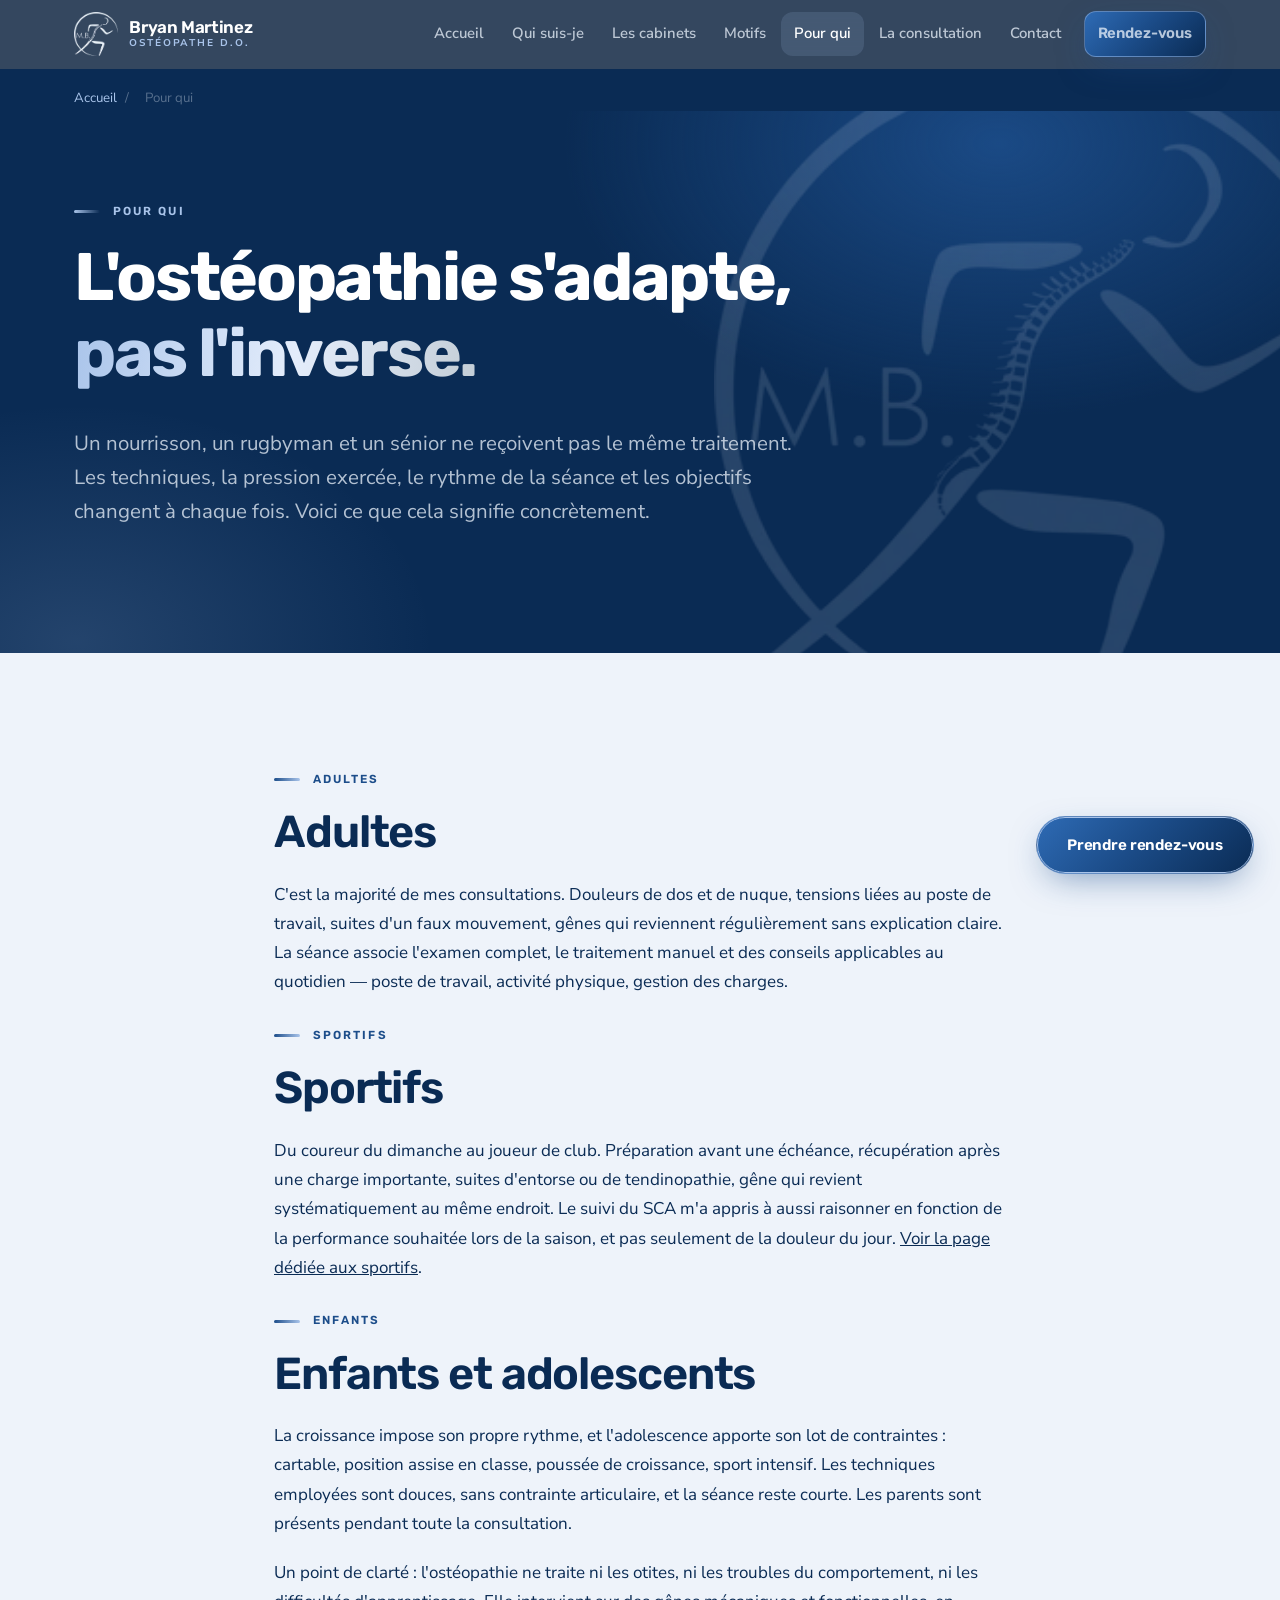
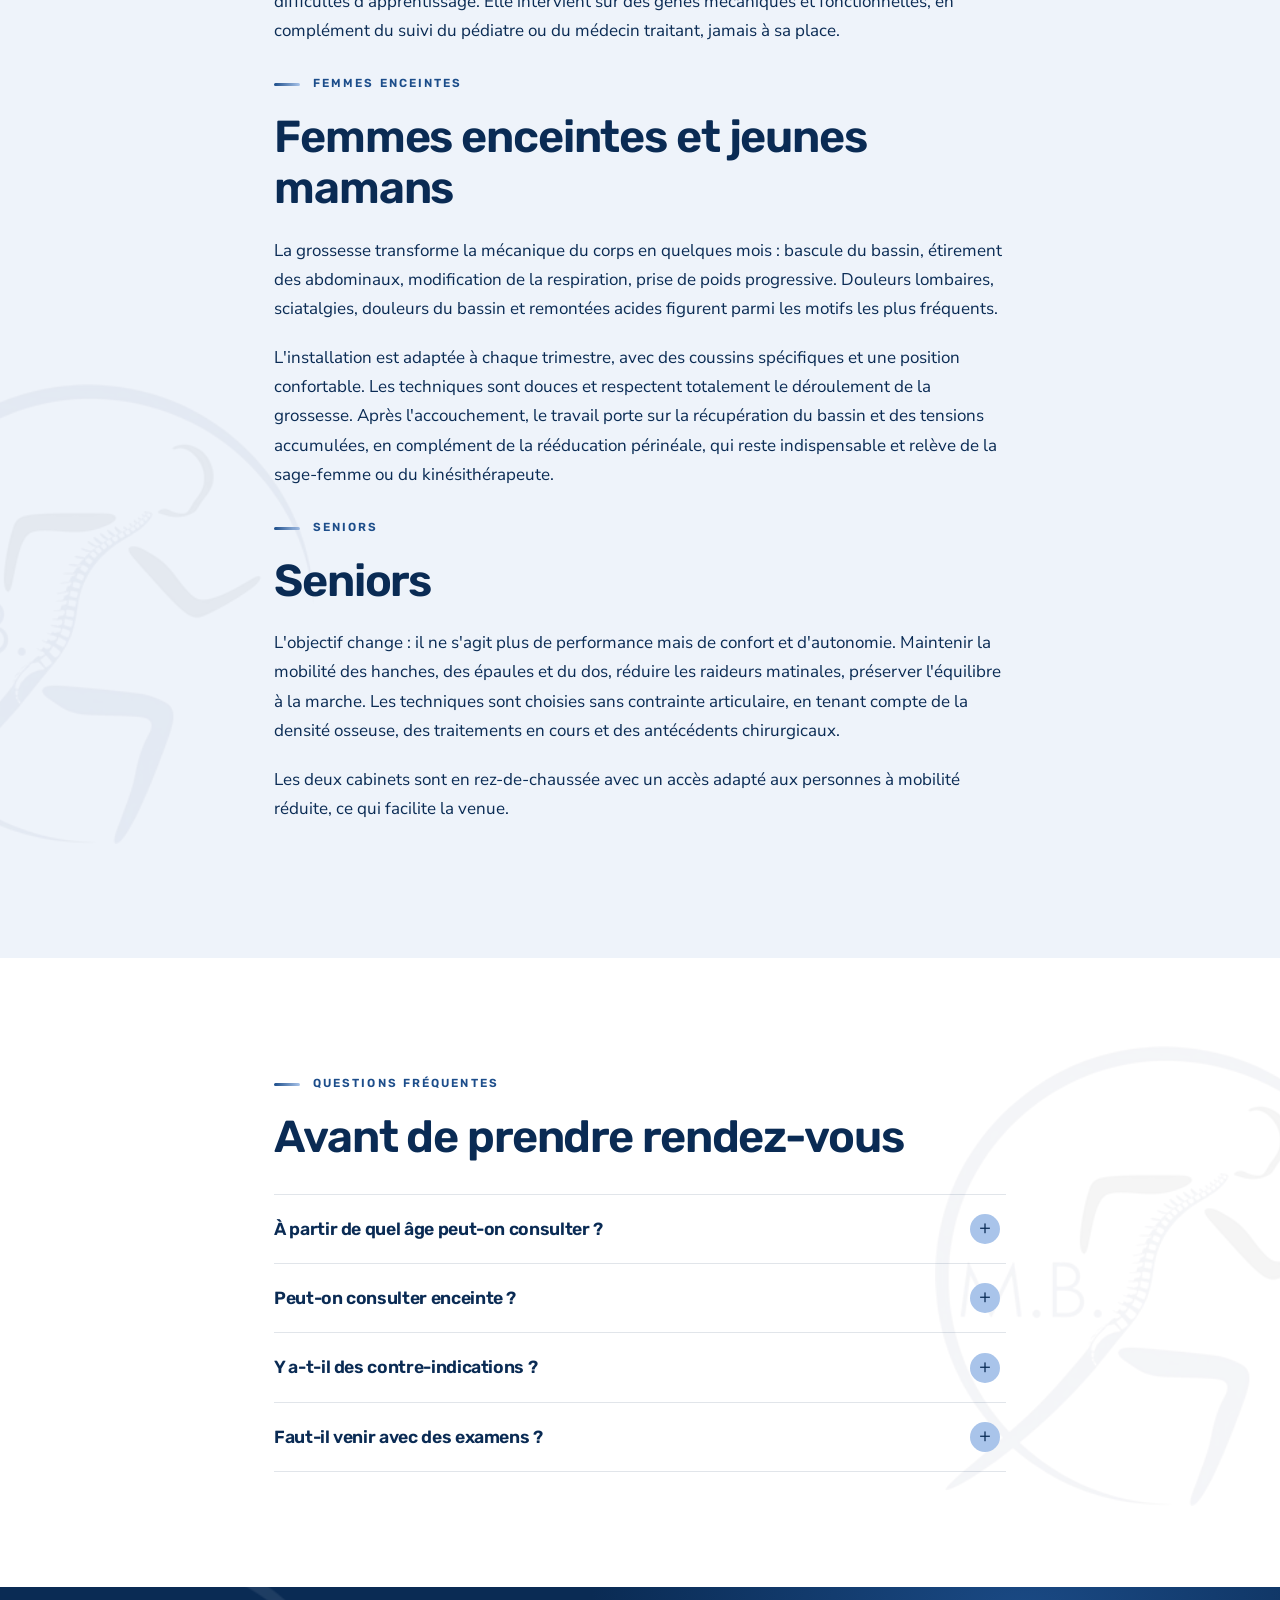
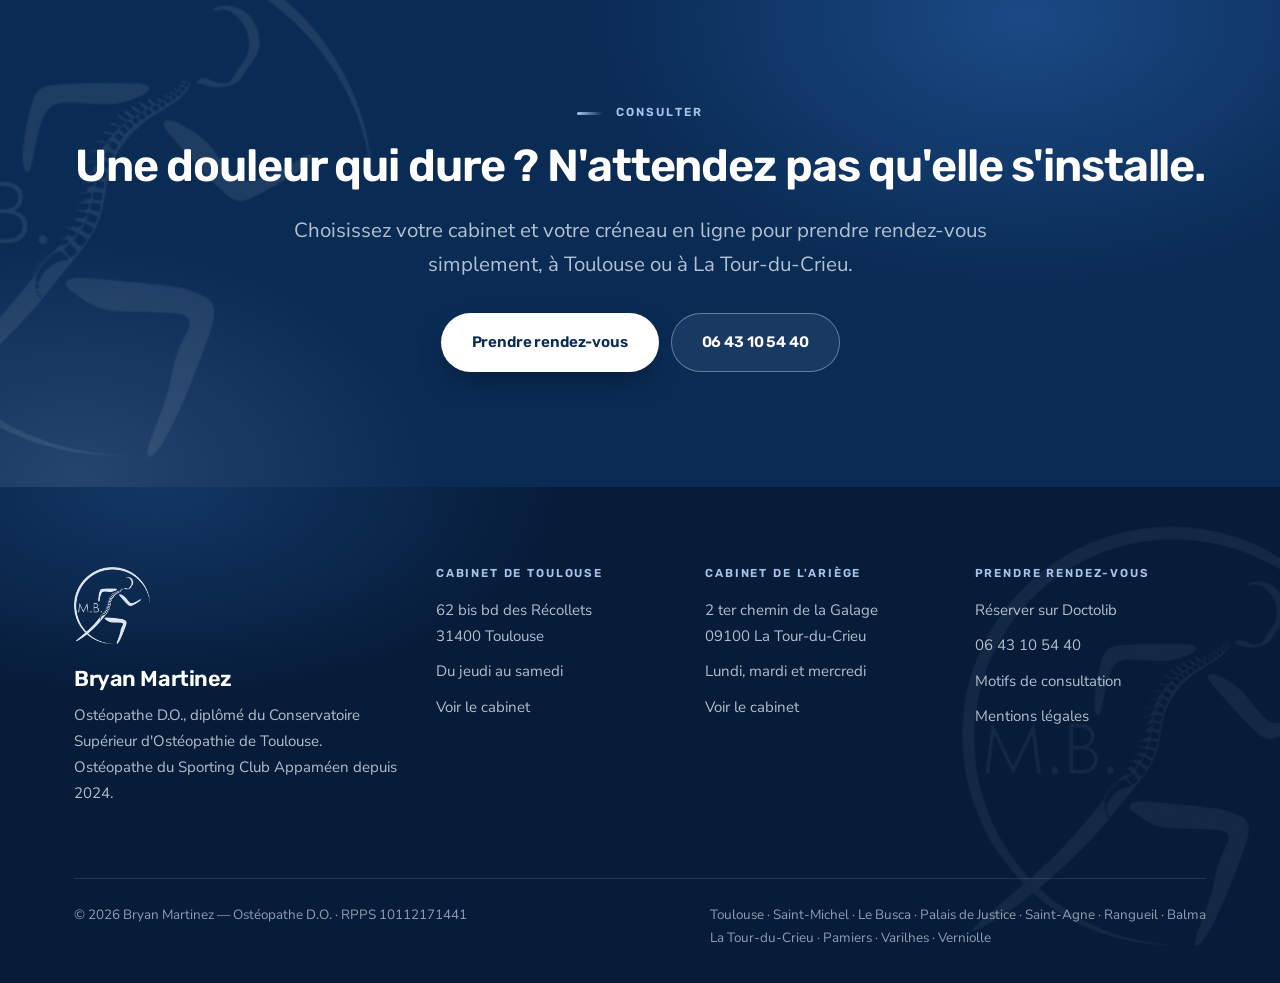
<file: pour-qui.html>
<!DOCTYPE html>
<html lang="fr">
<head>
<meta charset="utf-8">
<meta name="viewport" content="width=device-width, initial-scale=1">
<title>Ostéopathe adultes, sportifs, enfants, femmes enceintes, seniors</title>
<meta name="description" content="Adultes, sportifs, enfants, femmes enceintes, seniors : ce qui change selon votre profil. Techniques adaptées à chacun. Toulouse et La Tour-du-Crieu.">
<link rel="canonical" href="https://bryanmartinez-osteopathe.fr/pour-qui.html">
<meta name="robots" content="index, follow, max-snippet:-1, max-image-preview:large">
<meta name="author" content="Bryan Martinez">
<meta name="geo.region" content="FR-OCC">

<meta property="og:type" content="website">
<meta property="og:locale" content="fr_FR">
<meta property="og:site_name" content="Bryan Martinez — Ostéopathe D.O.">
<meta property="og:title" content="Ostéopathe adultes, sportifs, enfants, femmes enceintes, seniors">
<meta property="og:description" content="Adultes, sportifs, enfants, femmes enceintes, seniors : ce qui change selon votre profil. Techniques adaptées à chacun. Toulouse et La Tour-du-Crieu.">
<meta property="og:url" content="https://bryanmartinez-osteopathe.fr/pour-qui.html">
<meta property="og:image" content="https://bryanmartinez-osteopathe.fr/assets/bryan-martinez-osteopathe.jpg">
<meta name="twitter:card" content="summary_large_image">

<link rel="preconnect" href="https://fonts.googleapis.com">
<link rel="preconnect" href="https://fonts.gstatic.com" crossorigin>
<link href="https://fonts.googleapis.com/css2?family=Rubik:wght@400;500;600;700&family=Nunito+Sans:opsz,wght@6..12,400;6..12,600;6..12,700&display=swap" rel="stylesheet">
<link rel="preload" as="style" href="assets/styles.css">
<link rel="stylesheet" href="assets/styles.css">
<link rel="icon" type="image/webp" href="assets/favicon.webp">

<script type="application/ld+json">{
  "@context":"https://schema.org",
  "@type":"Physician",
  "@id":"https://bryanmartinez-osteopathe.fr/#bryan-martinez",
  "name":"Bryan Martinez",
  "honorificSuffix":"Ostéopathe D.O.",
  "jobTitle":"Ostéopathe D.O.",
  "medicalSpecialty":"Osteopathic",
  "image":"https://bryanmartinez-osteopathe.fr/assets/bryan-martinez-osteopathe.jpg",
  "url":"https://bryanmartinez-osteopathe.fr/",
  "telephone":"+33643105440",
  "alumniOf":{"@type":"CollegeOrUniversity","name":"Conservatoire Supérieur d'Ostéopathie de Toulouse"},
  "identifier":{"@type":"PropertyValue","name":"RPPS","value":"10112171441"},
  "areaServed":["Toulouse","Saint-Michel","Le Busca","Palais de Justice","Saint-Agne","Rangueil","Balma","La Tour-du-Crieu","Pamiers","Varilhes","Verniolle","Saint-Jean-du-Falga"],
  "worksFor":[{"@id":"https://bryanmartinez-osteopathe.fr/#cabinet-toulouse"},{"@id":"https://bryanmartinez-osteopathe.fr/#cabinet-latourducrieu"}],
  "memberOf":{"@type":"SportsTeam","name":"Sporting Club Appaméen","location":"Pamiers, Ariège"},
  "knowsAbout":["Ostéopathie","Lombalgie","Sciatique","Cervicalgie","Ostéopathie du sport","Ostéopathie viscérale"],
  "sameAs":["https://www.doctolib.fr/osteopathe/toulouse/bryan-martinez"]
}</script>
<script type="application/ld+json">{"@context":"https://schema.org","@type":"FAQPage","mainEntity":[{"@type":"Question","name":"À partir de quel âge peut-on consulter ?","acceptedAnswer":{"@type":"Answer","text":"Il n'y a pas d'âge minimum. Les techniques employées chez un enfant sont douces et sans contrainte, très éloignées de ce qu'on imagine en pensant à l'ostéopathie."}},{"@type":"Question","name":"Peut-on consulter enceinte ?","acceptedAnswer":{"@type":"Answer","text":"Oui, à tous les stades de la grossesse, avec une installation et des techniques adaptées. Signalez votre grossesse dès la prise de rendez-vous."}},{"@type":"Question","name":"Y a-t-il des contre-indications ?","acceptedAnswer":{"@type":"Answer","text":"Certaines situations contre-indiquent tout ou partie des techniques : fracture récente, ostéoporose sévère, infection en cours, pathologie vasculaire, traitement anticoagulant, entre autres. C'est le rôle de l'interrogatoire en début de séance, d'où l'importance de me signaler vos antécédents et vos traitements."}},{"@type":"Question","name":"Faut-il venir avec des examens ?","acceptedAnswer":{"@type":"Answer","text":"Si vous avez des radios, une IRM ou un compte rendu récent en lien avec votre motif, apportez-les. Ce n'est pas obligatoire pour consulter."}}]}</script>
<script type="application/ld+json">{"@context":"https://schema.org","@type":"BreadcrumbList","itemListElement":[{"@type":"ListItem","position":1,"name":"Accueil","item":"https://bryanmartinez-osteopathe.fr/"},{"@type":"ListItem","position":2,"name":"Pour qui","item":"https://bryanmartinez-osteopathe.fr/"}]}</script>
</head>
<body>

<div class="progression" aria-hidden="true"></div>

<header class="entete">
  <div class="entete-in">
    <a class="logo" href="index.html">
      <img src="assets/logo-entete.webp" alt="Logo de Bryan Martinez, ostéopathe D.O." width="44" height="44">
      <span class="logo-txt"><b>Bryan Martinez</b><span>Ostéopathe D.O.</span></span>
    </a>
    <button class="burger" aria-expanded="false" aria-label="Ouvrir le menu" aria-controls="menu-principal">
      <span></span><span></span><span></span>
    </button>
    <nav class="nav" id="menu-principal" aria-label="Navigation principale">
      <a href="index.html">Accueil</a>
      <a href="qui-suis-je.html">Qui suis-je</a>
      <a href="cabinets.html">Les cabinets</a>
      <a href="motifs.html">Motifs</a>
      <a href="pour-qui.html" aria-current="page">Pour qui</a>
      <a href="consultation.html">La consultation</a>
      <a href="contact.html">Contact</a>
      <a class="btn btn-primaire" style="margin-left:8px" href="https://www.doctolib.fr/osteopathe/toulouse/bryan-martinez" target="_blank" rel="noopener">Rendez-vous</a>
    </nav>
  </div>
</header>

<div class="ariane-bande"><nav class="ariane wrap" aria-label="Fil d'Ariane"><a href="index.html">Accueil</a><span>/</span><span aria-current="page">Pour qui</span></nav></div>
<main>

<section class="hero">
  <div class="wrap">
    <span class="eyebrow reveal">Pour qui</span>
    <h1 class="reveal d1">L'ostéopathie s'adapte,<br><em>pas l'inverse.</em></h1>
    <p class="lead reveal d2">Un nourrisson, un rugbyman et un sénior ne reçoivent pas le même
    traitement. Les techniques, la pression exercée, le rythme de la séance et les objectifs changent à
    chaque fois. Voici ce que cela signifie concrètement.</p>
  </div>
</section>

<section>
  <div class="wrap-etroit">
    <span class="eyebrow reveal">Adultes</span>
    <h2 class="reveal">Adultes</h2>
    <p class="reveal d1">C'est la majorité de mes consultations. Douleurs de dos et de nuque, tensions liées
    au poste de travail, suites d'un faux mouvement, gênes qui reviennent régulièrement sans explication
    claire. La séance associe l'examen complet, le traitement manuel et des conseils applicables au
    quotidien — poste de travail, activité physique, gestion des charges.</p>

    <span class="eyebrow reveal" style="margin-top:2.4em">Sportifs</span>
    <h2 class="reveal">Sportifs</h2>
    <p class="reveal d1">Du coureur du dimanche au joueur de club. Préparation avant une échéance,
    récupération après une charge importante, suites d'entorse ou de tendinopathie, gêne qui revient
    systématiquement au même endroit. Le suivi du SCA m'a appris à aussi raisonner en fonction de la
    performance souhaitée lors de la saison, et pas seulement de la douleur du jour.
    <a href="motif-sportifs.html">Voir la page dédiée aux sportifs</a>.</p>

    <span class="eyebrow reveal" style="margin-top:2.4em">Enfants</span>
    <h2 class="reveal">Enfants et adolescents</h2>
    <p class="reveal d1">La croissance impose son propre rythme, et l'adolescence apporte son lot de
    contraintes : cartable, position assise en classe, poussée de croissance, sport intensif. Les techniques
    employées sont douces, sans contrainte articulaire, et la séance reste courte. Les parents sont présents
    pendant toute la consultation.</p>
    <p class="reveal d1">Un point de clarté : l'ostéopathie ne traite ni les otites, ni les troubles du
    comportement, ni les difficultés d'apprentissage. Elle intervient sur des gênes mécaniques et
    fonctionnelles, en complément du suivi du pédiatre ou du médecin traitant, jamais à sa place.</p>

    <span class="eyebrow reveal" style="margin-top:2.4em">Femmes enceintes</span>
    <h2 class="reveal">Femmes enceintes et jeunes mamans</h2>
    <p class="reveal d1">La grossesse transforme la mécanique du corps en quelques mois : bascule du bassin,
    étirement des abdominaux, modification de la respiration, prise de poids progressive. Douleurs lombaires,
    sciatalgies, douleurs du bassin et remontées acides figurent parmi les motifs les plus fréquents.</p>
    <p class="reveal d1">L'installation est adaptée à chaque trimestre, avec des coussins spécifiques et une
    position confortable. Les techniques sont douces et respectent totalement le déroulement de la grossesse.
    Après l'accouchement, le travail porte sur la récupération du bassin et des tensions accumulées, en
    complément de la rééducation périnéale, qui reste indispensable et relève de la sage-femme ou du
    kinésithérapeute.</p>

    <span class="eyebrow reveal" style="margin-top:2.4em">Seniors</span>
    <h2 class="reveal">Seniors</h2>
    <p class="reveal d1">L'objectif change : il ne s'agit plus de performance mais de confort et d'autonomie.
    Maintenir la mobilité des hanches, des épaules et du dos, réduire les raideurs matinales, préserver
    l'équilibre à la marche. Les techniques sont choisies sans contrainte articulaire, en tenant compte
    de la densité osseuse, des traitements en cours et des antécédents chirurgicaux.</p>
    <p class="reveal d1">Les deux cabinets sont en rez-de-chaussée avec un accès adapté aux personnes à
    mobilité réduite, ce qui facilite la venue.</p>
  </div>
</section>

<section class="sec-paper2">
  <div class="wrap-etroit">
    <span class="eyebrow reveal">Questions fréquentes</span>
    <h2 class="reveal">Avant de prendre rendez-vous</h2>
    <div class="faq reveal">
<details><summary>À partir de quel âge peut-on consulter ?</summary><div class="rep"><p>Il n'y a pas d'âge minimum. Les techniques employées chez un enfant sont douces et sans contrainte, très éloignées de ce qu'on imagine en pensant à l'ostéopathie.</p></div></details>
<details><summary>Peut-on consulter enceinte ?</summary><div class="rep"><p>Oui, à tous les stades de la grossesse, avec une installation et des techniques adaptées. Signalez votre grossesse dès la prise de rendez-vous.</p></div></details>
<details><summary>Y a-t-il des contre-indications ?</summary><div class="rep"><p>Certaines situations contre-indiquent tout ou partie des techniques : fracture récente, ostéoporose sévère, infection en cours, pathologie vasculaire, traitement anticoagulant, entre autres. C'est le rôle de l'interrogatoire en début de séance, d'où l'importance de me signaler vos antécédents et vos traitements.</p></div></details>
<details><summary>Faut-il venir avec des examens ?</summary><div class="rep"><p>Si vous avez des radios, une IRM ou un compte rendu récent en lien avec votre motif, apportez-les. Ce n'est pas obligatoire pour consulter.</p></div></details>
</div>
  </div>
</section>

<section class="sec-pin">
  <div class="wrap cta-bande">
    <span class="eyebrow reveal">Consulter</span>
    <h2 class="reveal">Une douleur qui dure ? N'attendez pas qu'elle s'installe.</h2>
    <p class="lead reveal d1">Choisissez votre cabinet et votre créneau en ligne pour prendre rendez-vous
    simplement, à Toulouse ou à La Tour-du-Crieu.</p>
    <div class="btns reveal d2" style="justify-content:center">
      <a class="btn btn-clair" href="https://www.doctolib.fr/osteopathe/toulouse/bryan-martinez" target="_blank" rel="noopener">Prendre rendez-vous</a>
      <a class="btn btn-ghost" style="border-color:rgba(255,255,255,.35);color:#fff" href="tel:+33643105440">06 43 10 54 40</a>
    </div>
  </div>
</section>

</main>

<footer class="pied">
  <div class="wrap">
    <div class="pied-grille">
      <div>
        <img class="pied-logo" src="assets/logo-pied.webp" alt="" width="76" height="77" loading="lazy">
        <div class="marque">Bryan Martinez</div>
        <p>Ostéopathe D.O., diplômé du Conservatoire Supérieur d'Ostéopathie de Toulouse.<br>
        Ostéopathe du Sporting Club Appaméen depuis 2024.</p>
      </div>
      <div>
        <h3>Cabinet de Toulouse</h3>
        <ul>
          <li>62 bis bd des Récollets<br>31400 Toulouse</li>
          <li>Du jeudi au samedi</li>
          <li><a href="cabinet-toulouse.html">Voir le cabinet</a></li>
        </ul>
      </div>
      <div>
        <h3>Cabinet de l'Ariège</h3>
        <ul>
          <li>2 ter chemin de la Galage<br>09100 La Tour-du-Crieu</li>
          <li>Lundi, mardi et mercredi</li>
          <li><a href="cabinet-la-tour-du-crieu.html">Voir le cabinet</a></li>
        </ul>
      </div>
      <div>
        <h3>Prendre rendez-vous</h3>
        <ul>
          <li><a href="https://www.doctolib.fr/osteopathe/toulouse/bryan-martinez" target="_blank" rel="noopener">Réserver sur Doctolib</a></li>
          <li><a href="tel:+33643105440">06 43 10 54 40</a></li>
          <li><a href="motifs.html">Motifs de consultation</a></li>
          <li><a href="mentions-legales.html">Mentions légales</a></li>
        </ul>
      </div>
    </div>
    <div class="pied-bas">
      <span>© <span id="annee">2026</span> Bryan Martinez — Ostéopathe D.O. · RPPS 10112171441</span>
      <span>Toulouse · Saint-Michel · Le Busca · Palais de Justice · Saint-Agne · Rangueil · Balma<br>La Tour-du-Crieu · Pamiers · Varilhes · Verniolle</span>
    </div>
  </div>
</footer>

<a class="btn btn-primaire rdv-flottant" href="https://www.doctolib.fr/osteopathe/toulouse/bryan-martinez" target="_blank" rel="noopener">
  Prendre rendez-vous
</a>

<script src="assets/script.js" defer></script>
<script>document.getElementById('annee').textContent=new Date().getFullYear();</script>
</body>
</html>
</file>
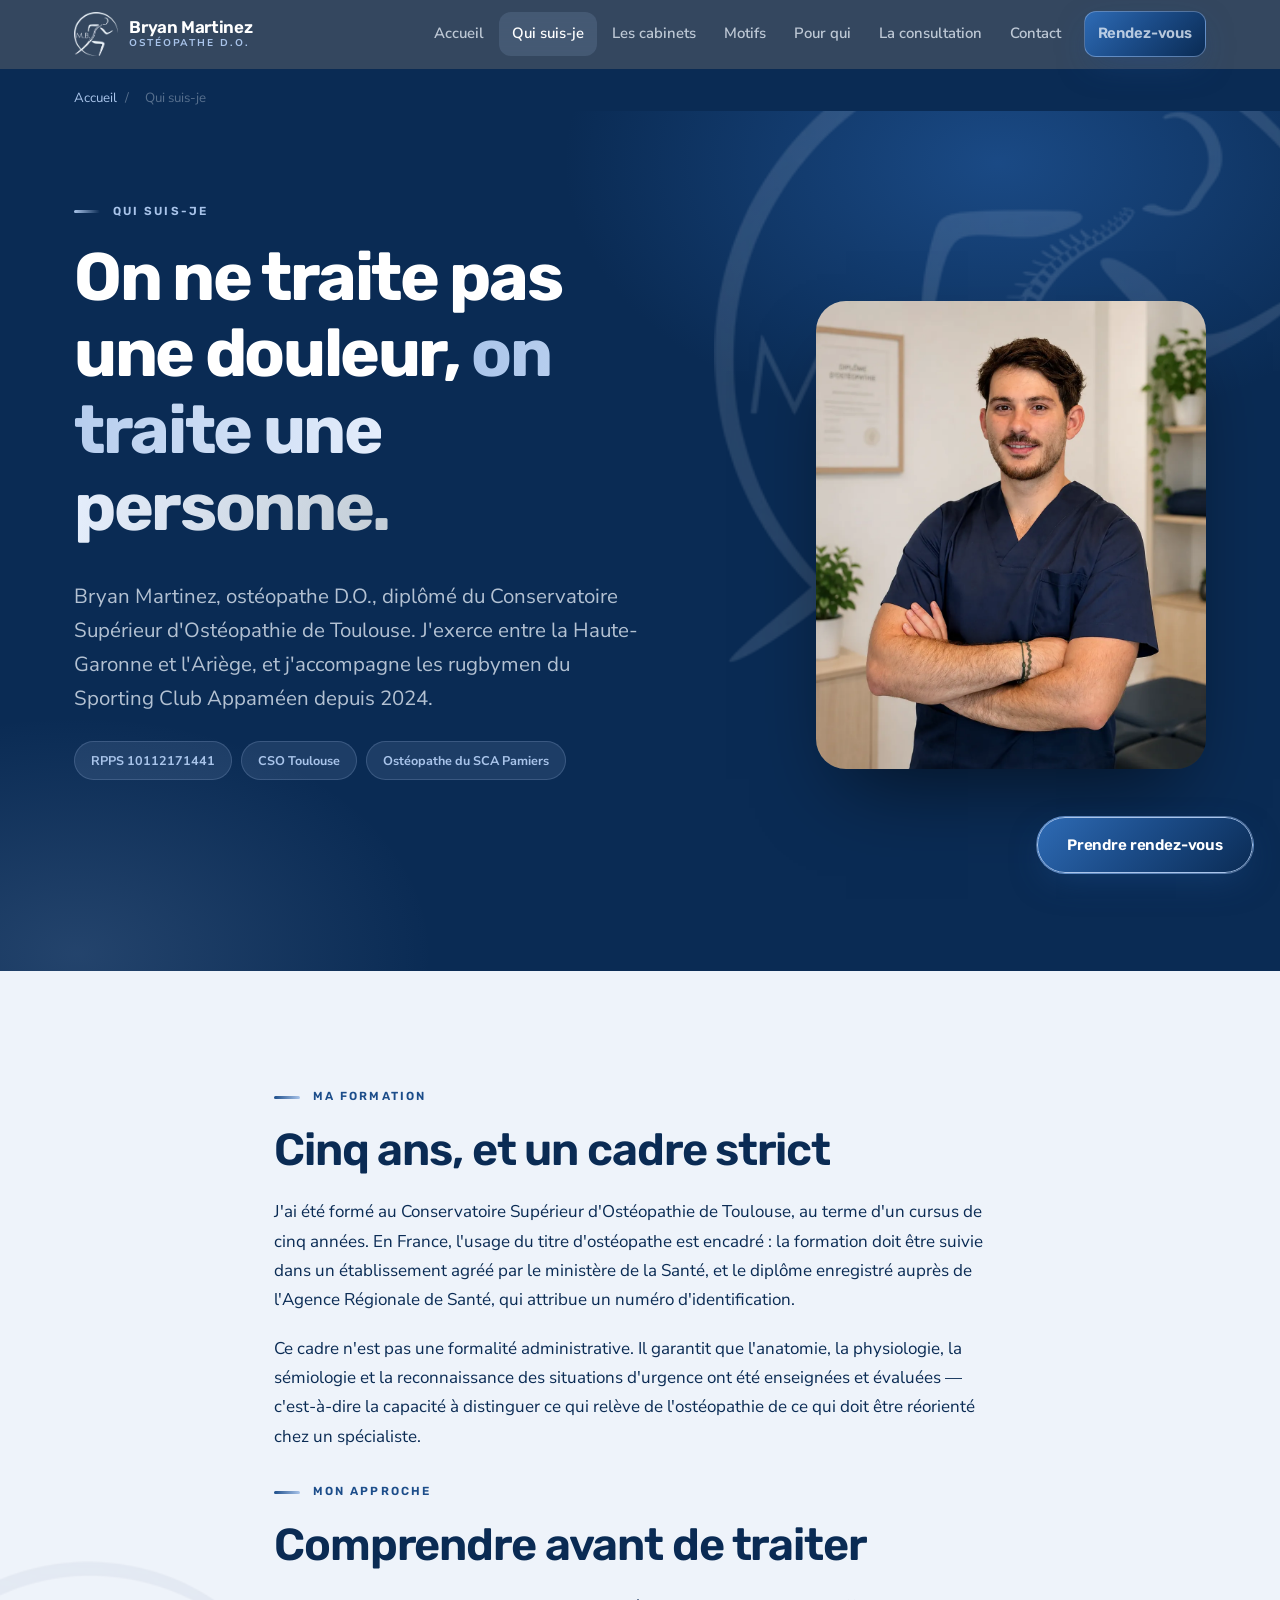
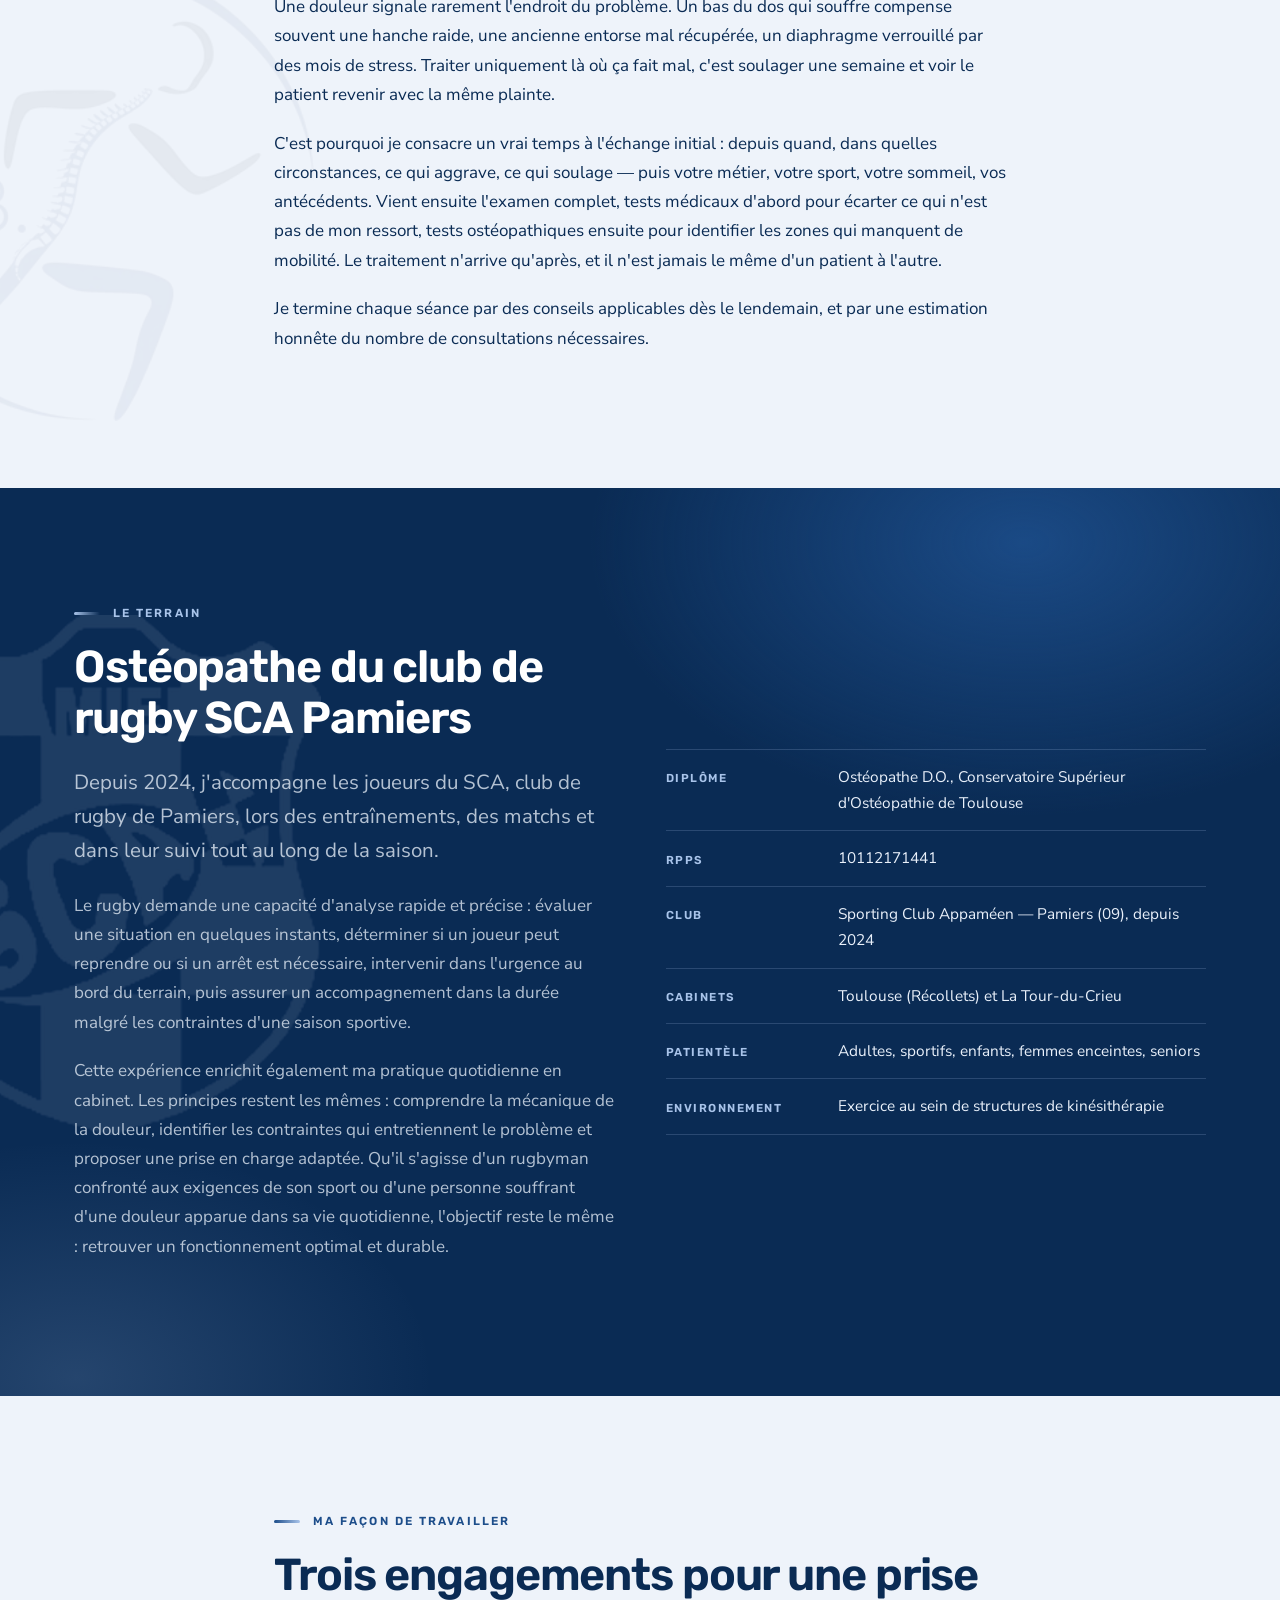
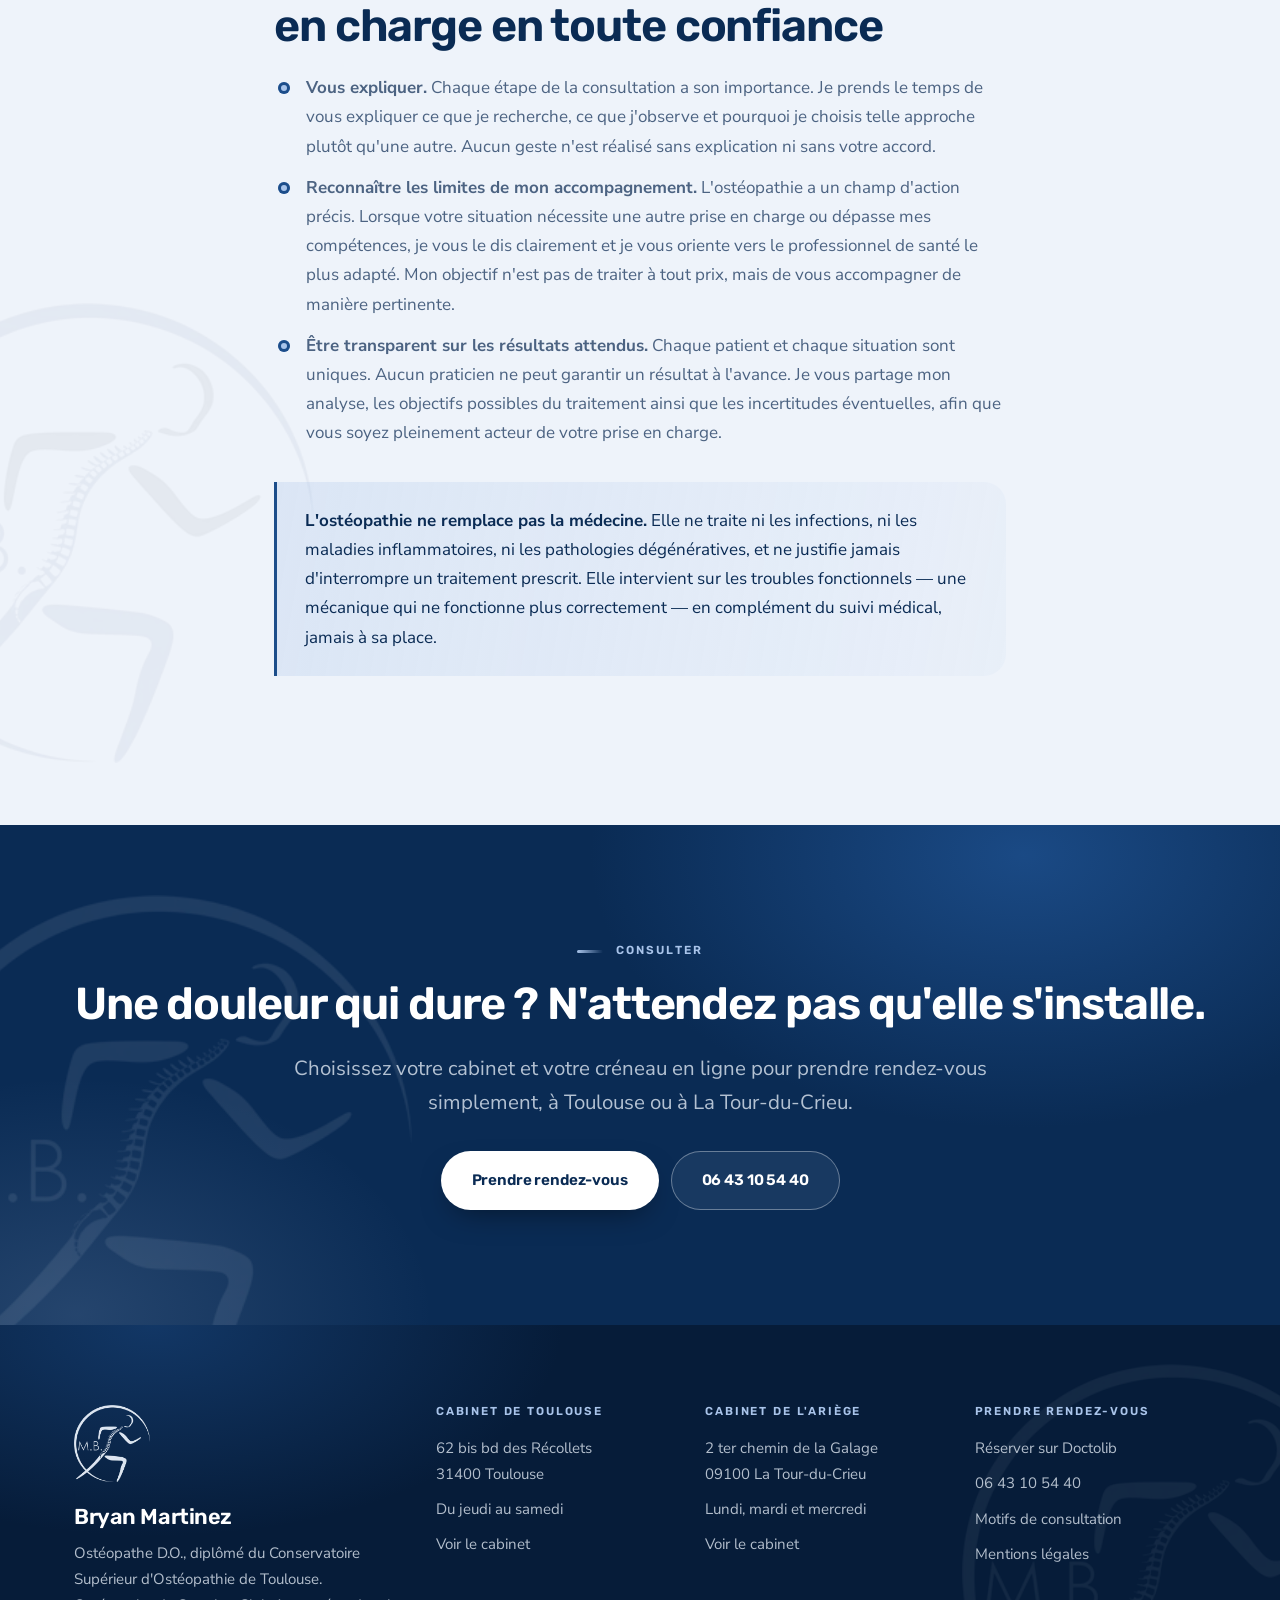
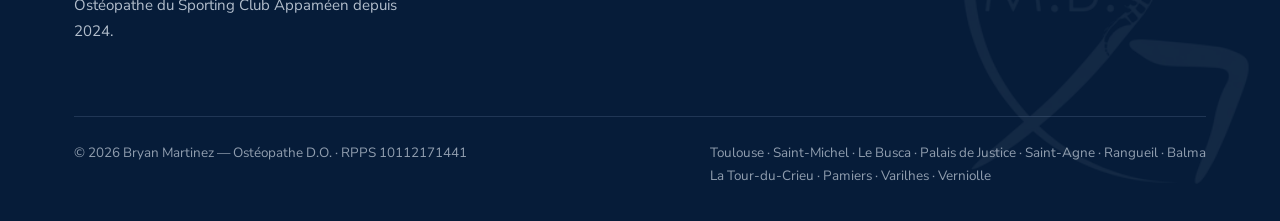
<file: qui-suis-je.html>
<!DOCTYPE html>
<html lang="fr">
<head>
<meta charset="utf-8">
<meta name="viewport" content="width=device-width, initial-scale=1">
<title>Bryan Martinez, ostéopathe D.O. — parcours et approche</title>
<meta name="description" content="Bryan Martinez, ostéopathe D.O. diplômé du CSO Toulouse, ostéopathe du SCA Pamiers depuis 2024. Mon parcours, mon approche et mes engagements.">
<link rel="canonical" href="https://bryanmartinez-osteopathe.fr/qui-suis-je.html">
<meta name="robots" content="index, follow, max-snippet:-1, max-image-preview:large">
<meta name="author" content="Bryan Martinez">
<meta name="geo.region" content="FR-OCC">

<meta property="og:type" content="website">
<meta property="og:locale" content="fr_FR">
<meta property="og:site_name" content="Bryan Martinez — Ostéopathe D.O.">
<meta property="og:title" content="Bryan Martinez, ostéopathe D.O. — parcours et approche">
<meta property="og:description" content="Bryan Martinez, ostéopathe D.O. diplômé du CSO Toulouse, ostéopathe du SCA Pamiers depuis 2024. Mon parcours, mon approche et mes engagements.">
<meta property="og:url" content="https://bryanmartinez-osteopathe.fr/qui-suis-je.html">
<meta property="og:image" content="https://bryanmartinez-osteopathe.fr/assets/bryan-martinez-osteopathe.jpg">
<meta name="twitter:card" content="summary_large_image">

<link rel="preconnect" href="https://fonts.googleapis.com">
<link rel="preconnect" href="https://fonts.gstatic.com" crossorigin>
<link href="https://fonts.googleapis.com/css2?family=Rubik:wght@400;500;600;700&family=Nunito+Sans:opsz,wght@6..12,400;6..12,600;6..12,700&display=swap" rel="stylesheet">
<link rel="preload" as="style" href="assets/styles.css">
<link rel="stylesheet" href="assets/styles.css">
<link rel="icon" type="image/webp" href="assets/favicon.webp">

<script type="application/ld+json">{
  "@context":"https://schema.org",
  "@type":"Physician",
  "@id":"https://bryanmartinez-osteopathe.fr/#bryan-martinez",
  "name":"Bryan Martinez",
  "honorificSuffix":"Ostéopathe D.O.",
  "jobTitle":"Ostéopathe D.O.",
  "medicalSpecialty":"Osteopathic",
  "image":"https://bryanmartinez-osteopathe.fr/assets/bryan-martinez-osteopathe.jpg",
  "url":"https://bryanmartinez-osteopathe.fr/",
  "telephone":"+33643105440",
  "alumniOf":{"@type":"CollegeOrUniversity","name":"Conservatoire Supérieur d'Ostéopathie de Toulouse"},
  "identifier":{"@type":"PropertyValue","name":"RPPS","value":"10112171441"},
  "areaServed":["Toulouse","Saint-Michel","Le Busca","Palais de Justice","Saint-Agne","Rangueil","Balma","La Tour-du-Crieu","Pamiers","Varilhes","Verniolle","Saint-Jean-du-Falga"],
  "worksFor":[{"@id":"https://bryanmartinez-osteopathe.fr/#cabinet-toulouse"},{"@id":"https://bryanmartinez-osteopathe.fr/#cabinet-latourducrieu"}],
  "memberOf":{"@type":"SportsTeam","name":"Sporting Club Appaméen","location":"Pamiers, Ariège"},
  "knowsAbout":["Ostéopathie","Lombalgie","Sciatique","Cervicalgie","Ostéopathie du sport","Ostéopathie viscérale"],
  "sameAs":["https://www.doctolib.fr/osteopathe/toulouse/bryan-martinez"]
}</script>
<script type="application/ld+json">{"@context":"https://schema.org","@type":"BreadcrumbList","itemListElement":[{"@type":"ListItem","position":1,"name":"Accueil","item":"https://bryanmartinez-osteopathe.fr/"},{"@type":"ListItem","position":2,"name":"Qui suis-je","item":"https://bryanmartinez-osteopathe.fr/"}]}</script>
</head>
<body>

<div class="progression" aria-hidden="true"></div>

<header class="entete">
  <div class="entete-in">
    <a class="logo" href="index.html">
      <img src="assets/logo-entete.webp" alt="Logo de Bryan Martinez, ostéopathe D.O." width="44" height="44">
      <span class="logo-txt"><b>Bryan Martinez</b><span>Ostéopathe D.O.</span></span>
    </a>
    <button class="burger" aria-expanded="false" aria-label="Ouvrir le menu" aria-controls="menu-principal">
      <span></span><span></span><span></span>
    </button>
    <nav class="nav" id="menu-principal" aria-label="Navigation principale">
      <a href="index.html">Accueil</a>
      <a href="qui-suis-je.html" aria-current="page">Qui suis-je</a>
      <a href="cabinets.html">Les cabinets</a>
      <a href="motifs.html">Motifs</a>
      <a href="pour-qui.html">Pour qui</a>
      <a href="consultation.html">La consultation</a>
      <a href="contact.html">Contact</a>
      <a class="btn btn-primaire" style="margin-left:8px" href="https://www.doctolib.fr/osteopathe/toulouse/bryan-martinez" target="_blank" rel="noopener">Rendez-vous</a>
    </nav>
  </div>
</header>

<div class="ariane-bande"><nav class="ariane wrap" aria-label="Fil d'Ariane"><a href="index.html">Accueil</a><span>/</span><span aria-current="page">Qui suis-je</span></nav></div>
<main>

<section class="hero">
  <div class="wrap hero-grille">
    <div>
      <span class="eyebrow reveal">Qui suis-je</span>
      <h1 class="reveal d1">On ne traite pas une douleur, <em>on traite une personne.</em></h1>
      <p class="lead reveal d2">Bryan Martinez, ostéopathe D.O., diplômé du Conservatoire Supérieur
      d'Ostéopathie de Toulouse. J'exerce entre la Haute-Garonne et l'Ariège, et j'accompagne les
      rugbymen du Sporting Club Appaméen depuis 2024.</p>
      <div class="hero-meta reveal d2">
        <span class="puce">RPPS 10112171441</span>
        <span class="puce">CSO Toulouse</span>
        <span class="puce">Ostéopathe du SCA Pamiers</span>
      </div>
      <div class="btns reveal d3">
        <a class="btn btn-primaire" href="https://www.doctolib.fr/osteopathe/toulouse/bryan-martinez" target="_blank" rel="noopener">Prendre rendez-vous</a>
        <a class="btn btn-ghost" href="consultation.html">Le déroulé d'une séance</a>
      </div>
    </div>
    <div class="hero-photo hero-photo-petite reveal d1"><picture><source srcset="assets/bryan-martinez-osteopathe.webp" type="image/webp"><img src="assets/bryan-martinez-osteopathe.jpg" alt="Bryan Martinez, ostéopathe D.O. diplômé du Conservatoire Supérieur d'Ostéopathie de Toulouse" width="1086" height="1448" fetchpriority="high"></picture></div>
  </div>
</section>

<section>
  <div class="wrap-etroit">
    <span class="eyebrow reveal">Ma formation</span>
    <h2 class="reveal">Cinq ans, et un cadre strict</h2>
    <p class="reveal d1">J'ai été formé au Conservatoire Supérieur d'Ostéopathie de Toulouse, au terme
    d'un cursus de cinq années. En France, l'usage du titre d'ostéopathe est encadré : la formation doit
    être suivie dans un établissement agréé par le ministère de la Santé, et le diplôme enregistré auprès
    de l'Agence Régionale de Santé, qui attribue un numéro d'identification.</p>
    <p class="reveal d1">Ce cadre n'est pas une formalité administrative. Il garantit que l'anatomie,
    la physiologie, la sémiologie et la reconnaissance des situations d'urgence ont été enseignées et
    évaluées — c'est-à-dire la capacité à distinguer ce qui relève de l'ostéopathie de ce qui doit
    être réorienté chez un spécialiste.</p>

    <span class="eyebrow reveal" style="margin-top:2.6em">Mon approche</span>
    <h2 class="reveal">Comprendre avant de traiter</h2>
    <p class="reveal d1">Une douleur signale rarement l'endroit du problème. Un bas du dos qui souffre
    compense souvent une hanche raide, une ancienne entorse mal récupérée, un diaphragme verrouillé par
    des mois de stress. Traiter uniquement là où ça fait mal, c'est soulager une semaine et voir le
    patient revenir avec la même plainte.</p>
    <p class="reveal d1">C'est pourquoi je consacre un vrai temps à l'échange initial : depuis quand,
    dans quelles circonstances, ce qui aggrave, ce qui soulage — puis votre métier, votre sport, votre
    sommeil, vos antécédents. Vient ensuite l'examen complet, tests médicaux d'abord pour écarter ce qui
    n'est pas de mon ressort, tests ostéopathiques ensuite pour identifier les zones qui manquent de
    mobilité. Le traitement n'arrive qu'après, et il n'est jamais le même d'un patient à l'autre.</p>
    <p class="reveal d1">Je termine chaque séance par des conseils applicables dès le lendemain, et par
    une estimation honnête du nombre de consultations nécessaires.</p>
  </div>
</section>

<section class="sec-pin sec-sca">
  <div class="wrap duo">
    <div>
      <span class="eyebrow reveal">Le terrain</span>
      <h2 class="reveal">Ostéopathe du club de rugby SCA Pamiers</h2>
      <p class="lead reveal d1">Depuis 2024, j'accompagne les joueurs du SCA, club de rugby de Pamiers,
      lors des entraînements, des matchs et dans leur suivi tout au long de la saison.</p>
      <p class="reveal d1">Le rugby demande une capacité d'analyse rapide et précise : évaluer une
      situation en quelques instants, déterminer si un joueur peut reprendre ou si un arrêt est
      nécessaire, intervenir dans l'urgence au bord du terrain, puis assurer un accompagnement dans la
      durée malgré les contraintes d'une saison sportive.</p>
      <p class="reveal d1">Cette expérience enrichit également ma pratique quotidienne en cabinet. Les
      principes restent les mêmes : comprendre la mécanique de la douleur, identifier les contraintes qui
      entretiennent le problème et proposer une prise en charge adaptée. Qu'il s'agisse d'un rugbyman
      confronté aux exigences de son sport ou d'une personne souffrant d'une douleur apparue dans sa vie
      quotidienne, l'objectif reste le même : retrouver un fonctionnement optimal et durable.</p>
    </div>
    <div class="reveal d1">
      <ul class="infos" style="margin-top:0">
        <li><strong>Diplôme</strong> Ostéopathe D.O., Conservatoire Supérieur d'Ostéopathie de Toulouse</li>
        <li><strong>RPPS</strong> 10112171441</li>
        <li><strong>Club</strong> Sporting Club Appaméen — Pamiers (09), depuis 2024</li>
        <li><strong>Cabinets</strong> Toulouse (Récollets) et La Tour-du-Crieu</li>
        <li><strong>Patientèle</strong> Adultes, sportifs, enfants, femmes enceintes, seniors</li>
        <li><strong>Environnement</strong> Exercice au sein de structures de kinésithérapie</li>
      </ul>
    </div>
  </div>
</section>

<section>
  <div class="wrap-etroit">
    <span class="eyebrow reveal">Ma façon de travailler</span>
    <h2 class="reveal">Trois engagements pour une prise en charge en toute confiance</h2>
    <ul class="liste-check reveal d1">
      <li><strong>Vous expliquer.</strong> Chaque étape de la consultation a son importance. Je prends
      le temps de vous expliquer ce que je recherche, ce que j'observe et pourquoi je choisis telle
      approche plutôt qu'une autre. Aucun geste n'est réalisé sans explication ni sans votre accord.</li>
      <li><strong>Reconnaître les limites de mon accompagnement.</strong> L'ostéopathie a un champ
      d'action précis. Lorsque votre situation nécessite une autre prise en charge ou dépasse mes
      compétences, je vous le dis clairement et je vous oriente vers le professionnel de santé le plus
      adapté. Mon objectif n'est pas de traiter à tout prix, mais de vous accompagner de manière
      pertinente.</li>
      <li><strong>Être transparent sur les résultats attendus.</strong> Chaque patient et chaque
      situation sont uniques. Aucun praticien ne peut garantir un résultat à l'avance. Je vous partage
      mon analyse, les objectifs possibles du traitement ainsi que les incertitudes éventuelles, afin que
      vous soyez pleinement acteur de votre prise en charge.</li>
    </ul>

    <div class="alerte reveal">
      <p><strong>L'ostéopathie ne remplace pas la médecine.</strong> Elle ne traite ni les infections,
      ni les maladies inflammatoires, ni les pathologies dégénératives, et ne justifie jamais
      d'interrompre un traitement prescrit. Elle intervient sur les troubles fonctionnels — une mécanique
      qui ne fonctionne plus correctement — en complément du suivi médical, jamais à sa place.</p>
    </div>
  </div>
</section>


<section class="sec-pin">
  <div class="wrap cta-bande">
    <span class="eyebrow reveal">Consulter</span>
    <h2 class="reveal">Une douleur qui dure ? N'attendez pas qu'elle s'installe.</h2>
    <p class="lead reveal d1">Choisissez votre cabinet et votre créneau en ligne pour prendre rendez-vous
    simplement, à Toulouse ou à La Tour-du-Crieu.</p>
    <div class="btns reveal d2" style="justify-content:center">
      <a class="btn btn-clair" href="https://www.doctolib.fr/osteopathe/toulouse/bryan-martinez" target="_blank" rel="noopener">Prendre rendez-vous</a>
      <a class="btn btn-ghost" style="border-color:rgba(255,255,255,.35);color:#fff" href="tel:+33643105440">06 43 10 54 40</a>
    </div>
  </div>
</section>

</main>

<footer class="pied">
  <div class="wrap">
    <div class="pied-grille">
      <div>
        <img class="pied-logo" src="assets/logo-pied.webp" alt="" width="76" height="77" loading="lazy">
        <div class="marque">Bryan Martinez</div>
        <p>Ostéopathe D.O., diplômé du Conservatoire Supérieur d'Ostéopathie de Toulouse.<br>
        Ostéopathe du Sporting Club Appaméen depuis 2024.</p>
      </div>
      <div>
        <h3>Cabinet de Toulouse</h3>
        <ul>
          <li>62 bis bd des Récollets<br>31400 Toulouse</li>
          <li>Du jeudi au samedi</li>
          <li><a href="cabinet-toulouse.html">Voir le cabinet</a></li>
        </ul>
      </div>
      <div>
        <h3>Cabinet de l'Ariège</h3>
        <ul>
          <li>2 ter chemin de la Galage<br>09100 La Tour-du-Crieu</li>
          <li>Lundi, mardi et mercredi</li>
          <li><a href="cabinet-la-tour-du-crieu.html">Voir le cabinet</a></li>
        </ul>
      </div>
      <div>
        <h3>Prendre rendez-vous</h3>
        <ul>
          <li><a href="https://www.doctolib.fr/osteopathe/toulouse/bryan-martinez" target="_blank" rel="noopener">Réserver sur Doctolib</a></li>
          <li><a href="tel:+33643105440">06 43 10 54 40</a></li>
          <li><a href="motifs.html">Motifs de consultation</a></li>
          <li><a href="mentions-legales.html">Mentions légales</a></li>
        </ul>
      </div>
    </div>
    <div class="pied-bas">
      <span>© <span id="annee">2026</span> Bryan Martinez — Ostéopathe D.O. · RPPS 10112171441</span>
      <span>Toulouse · Saint-Michel · Le Busca · Palais de Justice · Saint-Agne · Rangueil · Balma<br>La Tour-du-Crieu · Pamiers · Varilhes · Verniolle</span>
    </div>
  </div>
</footer>

<a class="btn btn-primaire rdv-flottant" href="https://www.doctolib.fr/osteopathe/toulouse/bryan-martinez" target="_blank" rel="noopener">
  Prendre rendez-vous
</a>

<script src="assets/script.js" defer></script>
<script>document.getElementById('annee').textContent=new Date().getFullYear();</script>
</body>
</html>
</file>
<file: assets/styles.css>
/* ==========================================================
   Bryan Martinez — Ostéopathe D.O.
   v3 : bleu marine dominant, typographie chaleureuse,
        héro plein écran rétractable, filigranes du logo.
   ========================================================== */

:root{
  --marine:#0A2B54;
  --marine-nuit:#061C39;
  --marine-2:#1C4D8A;
  --bleu-clair:#A9C4EA;
  --gris-bleute:#C3CDD6;
  --blanc:#FFFFFF;

  --papier:#EEF3FA;
  --encre:#0A2B54;
  --encre-doux:#4C6382;
  --clair:#E9F0FA;
  --clair-doux:rgba(233,240,250,.76);
  --ligne:rgba(10,43,84,.12);
  --ligne-nuit:rgba(169,196,234,.20);

  --titre:"Rubik",-apple-system,BlinkMacSystemFont,"Segoe UI",sans-serif;
  --sans:"Nunito Sans",-apple-system,BlinkMacSystemFont,"Segoe UI",sans-serif;

  --max:1180px;
  --r:22px;
  --r-l:30px;
  --ombre:0 2px 4px rgba(10,43,84,.04),0 14px 34px -14px rgba(10,43,84,.20);
  --ombre-forte:0 4px 8px rgba(10,43,84,.06),0 30px 60px -20px rgba(10,43,84,.34);
  --lueur:0 12px 34px -10px rgba(28,77,138,.55);
  --logo-clair:url("fil-clair.webp");
  --logo-marine:url("fil-marine.webp");
  --logo-sca:url("fil-sca.webp");
  --ease:cubic-bezier(.16,.84,.44,1);
  --rebond:cubic-bezier(.34,1.56,.64,1);
}

*,*::before,*::after{box-sizing:border-box}
html{scroll-behavior:smooth;-webkit-text-size-adjust:100%;overflow-x:clip}
body{
  margin:0;background:var(--papier);color:var(--encre);
  font-family:var(--sans);font-size:17px;line-height:1.72;font-weight:400;
  -webkit-font-smoothing:antialiased;overflow-x:clip;
}
img{max-width:100%;display:block;height:auto}
a{color:inherit}
::selection{background:var(--bleu-clair);color:var(--marine)}
:focus-visible{outline:2.5px solid var(--bleu-clair);outline-offset:3px;border-radius:8px}

/* ---------- Typographie ---------- */
h1,h2,h3,h4{font-family:var(--titre);font-weight:600;line-height:1.14;letter-spacing:-.025em;margin:0 0 .5em}
h1{font-size:clamp(2.4rem,5.6vw,4.2rem);font-weight:700;letter-spacing:-.035em}
h2{font-size:clamp(1.85rem,3.7vw,2.8rem)}
h3{font-size:clamp(1.2rem,2vw,1.46rem);letter-spacing:-.02em}
p{margin:0 0 1.15em}
.lead{font-size:clamp(1.07rem,1.6vw,1.28rem);color:var(--encre-doux);line-height:1.66;max-width:62ch}
strong{font-weight:700}
.eyebrow{
  font-family:var(--titre);font-size:.73rem;font-weight:600;letter-spacing:.18em;
  text-transform:uppercase;color:var(--marine-2);margin:0 0 1.1rem;display:block;
}
.eyebrow::before{
  content:"";display:inline-block;width:26px;height:3px;border-radius:3px;
  background:linear-gradient(90deg,var(--marine-2),var(--bleu-clair));
  vertical-align:middle;margin-right:.8rem;
}

/* ---------- Structure ---------- */
.wrap{max-width:var(--max);margin:0 auto;padding:0 24px}
.wrap-etroit{max-width:780px;margin:0 auto;padding:0 24px}
section{padding:clamp(66px,9vw,124px) 0;position:relative;overflow:hidden}
.sec-paper2{background:var(--blanc)}

.sec-pin,.ariane-bande,.pied{background:var(--marine)}
.sec-pin{color:var(--clair)}
.sec-pin h1,.sec-pin h2,.sec-pin h3,.hero h1,.hero h2,.hero h3{color:var(--blanc)}
.sec-pin .eyebrow,.hero .eyebrow{color:var(--bleu-clair)}
.sec-pin .eyebrow::before,.hero .eyebrow::before{background:linear-gradient(90deg,var(--bleu-clair),transparent)}
.sec-pin .lead,.hero .lead,.sec-pin p,.hero p{color:var(--clair-doux)}
.hero{color:var(--clair)}

.sec-pin::before{
  content:"";position:absolute;inset:0;pointer-events:none;z-index:0;
  background:
    radial-gradient(700px 440px at 80% 6%,rgba(28,77,138,.9),transparent 62%),
    radial-gradient(540px 360px at 6% 98%,rgba(169,196,234,.17),transparent 66%);
}
.sec-pin > *{position:relative;z-index:2}

/* ---------- Filigranes du logo ---------- */
main > section::after,.sec-pin::after,.hero-scene::after,.pied::after{
  content:"";position:absolute;pointer-events:none;z-index:0;
  background-repeat:no-repeat;background-size:contain;
}
main > section::after{
  width:min(460px,52vw);aspect-ratio:1;right:-9%;top:14%;opacity:.045;
  background-image:var(--logo-marine);
  animation:derive 26s ease-in-out infinite;
}
.hero:not(.hero-plein)::after{
  content:"";position:absolute;pointer-events:none;z-index:0;
  width:min(660px,72vw);aspect-ratio:1;right:-7%;top:-10%;opacity:.13;
  background:var(--logo-clair) no-repeat center/contain;
  animation:derive 28s ease-in-out infinite;
}
.hero-plein::after{display:none}
main > section:nth-of-type(even)::after{right:auto;left:-11%;top:auto;bottom:6%;animation-duration:32s;animation-direction:reverse}
.sec-sca::after{background-image:var(--logo-sca)!important;opacity:.10;width:min(400px,46vw)}
.lien-sca{display:inline-block;text-decoration:none;transition:transform .3s var(--rebond)}
.lien-sca:hover{transform:translateY(-3px)}
.badge-sca{
  width:112px;height:auto;box-sizing:border-box;padding:12px 14px;margin:0 0 24px;
  background:var(--blanc);border-radius:18px;box-shadow:0 16px 34px -14px rgba(0,0,0,.55);
}
.sec-pin::after{
  width:min(520px,60vw);aspect-ratio:1;left:-8%;bottom:-12%;opacity:.09;
  background-image:var(--logo-clair);animation:derive 30s ease-in-out infinite;
}
@keyframes derive{
  0%,100%{transform:translate3d(0,0,0) rotate(-4deg)}
  50%{transform:translate3d(0,-26px,0) rotate(4deg)}
}

/* ---------- Barre de progression ---------- */
.progression{
  position:fixed;top:0;left:0;height:3px;width:100%;transform-origin:0 50%;transform:scaleX(0);
  background:linear-gradient(90deg,var(--marine-2),var(--bleu-clair));z-index:960;
  transition:transform .12s linear;
}

/* ---------- En-tête ---------- */
.entete{
  position:sticky;top:0;z-index:900;background:rgba(6,28,57,.80);
  backdrop-filter:blur(18px);border-bottom:1px solid transparent;transition:.35s var(--ease);
}
.entete.colle{border-bottom-color:var(--ligne-nuit);background:rgba(6,28,57,.95)}
.entete-in{display:flex;align-items:center;justify-content:space-between;gap:24px;padding:11px 24px;max-width:var(--max);margin:0 auto}
.logo{display:flex;align-items:center;gap:.7rem;text-decoration:none;color:var(--blanc)}
.logo img{width:44px;height:auto;transition:transform .5s var(--rebond)}
.logo:hover img{transform:rotate(-8deg) scale(1.08)}
.logo-txt{display:flex;flex-direction:column;line-height:1.15}
.logo-txt b{font-family:var(--titre);font-weight:600;font-size:1.06rem;letter-spacing:-.02em}
.logo-txt span{font-size:.62rem;letter-spacing:.19em;text-transform:uppercase;color:var(--bleu-clair);font-weight:700}
.entete.colle .logo img{width:38px}

.nav{display:flex;align-items:center;gap:2px}
.nav a{
  text-decoration:none;font-size:.93rem;font-weight:600;padding:9px 13px;border-radius:12px;
  color:rgba(233,240,250,.76);transition:.22s;position:relative;
}
.nav a:hover{color:var(--blanc);background:rgba(169,196,234,.13)}
.nav a[aria-current="page"]{color:var(--blanc);background:rgba(169,196,234,.15)}
.burger{display:none;background:none;border:1px solid var(--ligne-nuit);border-radius:12px;padding:9px 11px;cursor:pointer}
.burger span{display:block;width:19px;height:2px;border-radius:2px;background:var(--clair);margin:4px 0;transition:.3s var(--ease)}
.burger[aria-expanded="true"] span:nth-child(1){transform:translateY(6px) rotate(45deg)}
.burger[aria-expanded="true"] span:nth-child(2){opacity:0}
.burger[aria-expanded="true"] span:nth-child(3){transform:translateY(-6px) rotate(-45deg)}

@media(max-width:1180px){
  .burger{display:block}
  .nav{
    position:fixed;inset:66px 0 auto 0;flex-direction:column;align-items:stretch;gap:0;
    background:var(--marine-nuit);border-bottom:1px solid var(--ligne-nuit);padding:8px 16px 22px;
    transform:translateY(-14px);opacity:0;pointer-events:none;transition:.3s var(--ease);
    max-height:calc(100vh - 66px);overflow-y:auto;
  }
  .nav.ouvert{transform:none;opacity:1;pointer-events:auto}
  .nav a{padding:14px 8px;border-bottom:1px solid var(--ligne-nuit);border-radius:0;font-size:1rem}
  .nav .btn{margin:16px 0 0!important;justify-content:center}
}

/* ---------- Boutons ---------- */
.btn{
  display:inline-flex;align-items:center;gap:.6rem;text-decoration:none;cursor:pointer;
  font-family:var(--titre);font-size:.95rem;font-weight:600;letter-spacing:-.01em;
  padding:15px 30px;border-radius:100px;border:1px solid transparent;position:relative;overflow:hidden;
  transition:transform .3s var(--rebond),box-shadow .3s,background .25s,color .25s,border-color .25s;
}
.btn:hover{transform:translateY(-3px)}
.btn::after{
  content:"";position:absolute;top:0;left:-120%;width:60%;height:100%;
  background:linear-gradient(100deg,transparent,rgba(255,255,255,.28),transparent);
  transition:left .7s var(--ease);
}
.btn:hover::after{left:130%}
.btn-primaire{
  background:linear-gradient(135deg,#2E6BB5 0%,var(--marine-2) 45%,var(--marine) 100%);
  color:var(--blanc);border-color:rgba(169,196,234,.45);box-shadow:var(--lueur);
}
.btn-primaire:hover{box-shadow:0 20px 46px -12px rgba(28,77,138,.8);border-color:var(--bleu-clair)}
.btn-ghost{border-color:var(--ligne);color:var(--marine);background:rgba(255,255,255,.65)}
.btn-ghost:hover{border-color:var(--marine-2);background:var(--blanc);box-shadow:var(--ombre)}
.hero .btn-ghost,.sec-pin .btn-ghost{border-color:var(--ligne-nuit);color:var(--clair);background:rgba(169,196,234,.09)}
.hero .btn-ghost:hover,.sec-pin .btn-ghost:hover{background:rgba(169,196,234,.2);border-color:var(--bleu-clair);color:var(--blanc)}
.btn-clair{background:var(--blanc);color:var(--marine);box-shadow:0 12px 30px -12px rgba(0,0,0,.5)}
.btn-clair:hover{background:var(--bleu-clair)}
.btns{display:flex;flex-wrap:wrap;gap:12px;align-items:center}

/* ---------- Héro classique (pages intérieures) ---------- */
.hero{background:var(--marine);padding:clamp(52px,7vw,92px) 0 clamp(62px,8vw,108px);position:relative;overflow:hidden}
.hero::before{
  content:"";position:absolute;inset:0;pointer-events:none;z-index:0;
  background:
    radial-gradient(700px 440px at 78% 6%,rgba(28,77,138,.9),transparent 62%),
    radial-gradient(540px 360px at 6% 98%,rgba(169,196,234,.16),transparent 66%);
}
.hero > *{position:relative;z-index:2}
.hero-grille{display:grid;grid-template-columns:1.06fr .94fr;gap:clamp(32px,5vw,72px);align-items:center;max-width:var(--max);margin:0 auto;padding:0 24px}
.hero h1 em{
  font-style:normal;font-weight:700;
  background:linear-gradient(100deg,var(--bleu-clair),#E4EDFB 55%,var(--gris-bleute));
  -webkit-background-clip:text;background-clip:text;color:transparent;
}
.hero-meta{display:flex;flex-wrap:wrap;gap:9px;margin:26px 0 30px}
.puce{
  font-size:.79rem;font-weight:700;padding:8px 16px;border-radius:100px;
  background:rgba(169,196,234,.12);border:1px solid var(--ligne-nuit);color:var(--bleu-clair);
  transition:transform .3s var(--rebond),background .25s;
}
.puce:hover{transform:translateY(-2px);background:rgba(169,196,234,.22)}

/* Photo flottante (héro des pages intérieures) */
.hero-photo{position:relative}
.hero-photo img{border-radius:var(--r-l);box-shadow:0 40px 80px -30px rgba(0,0,0,.6);position:relative;z-index:1}
.hero-photo::before{
  content:"";position:absolute;inset:20px -20px -20px 20px;border-radius:var(--r-l);
  border:1px solid rgba(169,196,234,.45);z-index:0;
}
.hero-photo-petite{max-width:390px;margin-left:auto}
.hero-photo-petite::before{content:none}
.hero-photo-petite img{aspect-ratio:5/6;object-fit:cover;object-position:50% 40%;border-radius:30px}

@media(max-width:900px){
  .hero-photo-petite{max-width:340px;margin-inline:auto}
  .hero-grille{grid-template-columns:1fr}
  .hero-photo{order:-1;max-width:380px}
  .hero-photo::before{inset:14px -14px -14px 14px}
}

/* ---------- Héro plein écran (accueil) ---------- */
.hero-plein{
  background:var(--papier);padding:0;
  height:80vh;height:80svh;min-height:560px;
  position:sticky;top:0;z-index:0;overflow:visible;
}
.hero-scene{
  position:relative;height:100%;overflow:hidden;
  width:100%;
  background:var(--marine);
  display:flex;align-items:center;
  transform-origin:center top;
  will-change:transform,border-radius;
}
.hero-scene::before{
  content:"";position:absolute;inset:0;pointer-events:none;z-index:0;
  background:
    radial-gradient(760px 480px at 76% 4%,rgba(28,77,138,.92),transparent 62%),
    radial-gradient(560px 380px at 4% 100%,rgba(169,196,234,.18),transparent 66%);
}
.hero-scene::after{
  width:min(700px,78vw);aspect-ratio:1;right:-12%;bottom:-16%;opacity:.10;
  background-image:var(--logo-clair);animation:derive 28s ease-in-out infinite;
}
.hero-scene .hero-grille{width:100%;position:relative;z-index:2;align-items:center}
.hero-plein ~ section{position:relative;z-index:3}
.hero-plein ~ section:not(.sec-paper2):not(.sec-pin){background:var(--papier)}

.hero-invite{
  position:absolute;left:50%;bottom:26px;transform:translateX(-50%);z-index:3;
  display:flex;flex-direction:column;align-items:center;gap:8px;
  font-family:var(--titre);font-size:.7rem;font-weight:600;letter-spacing:.2em;text-transform:uppercase;
  color:var(--bleu-clair);text-decoration:none;transition:color .25s;
}
.hero-invite:hover{color:var(--blanc)}
.hero-invite i{
  width:26px;height:26px;border-radius:50%;border:1px solid var(--ligne-nuit);
  display:grid;place-items:center;animation:descend 2.2s ease-in-out infinite;
}
.hero-invite i::before{content:"";width:6px;height:6px;border-right:1.6px solid currentColor;border-bottom:1.6px solid currentColor;transform:rotate(45deg) translate(-1px,-1px)}
@keyframes descend{0%,100%{transform:translateY(0);opacity:.6}50%{transform:translateY(6px);opacity:1}}

/* Portrait carré, grand format latéral */
.medaillon{position:relative;width:100%;max-width:390px;margin:0 0 0 auto}
.medaillon picture{display:block}
.medaillon img{
  width:100%;aspect-ratio:5/6;object-fit:cover;object-position:50% 40%;
  border-radius:30px;
  box-shadow:0 50px 100px -38px rgba(0,0,0,.8);
}
.hero-plein .hero-grille{grid-template-columns:1.25fr .75fr}
@media(min-width:1200px){
  .hero-plein .medaillon{margin-right:clamp(-38px,-2vw,0px)}
}
@media(max-width:900px){
  .medaillon{width:min(340px,78vw);margin-inline:auto}
  .medaillon img{border-radius:24px}
}

@media(max-width:900px){
  .hero-plein{height:auto;position:relative}
  .hero-scene{height:auto;padding:34px 0 72px;width:100%}
  /* Sur mobile, la photo s'intercale juste sous le titre */
  .hero-scene .hero-grille{display:flex;flex-direction:column;gap:0}
  .hero-scene .hero-grille > div:first-child{display:contents}
  .hero-scene .eyebrow{order:1}
  .hero-scene h1{order:2;margin-bottom:.35em}
  .hero-scene .medaillon{order:3;width:min(230px,56vw);margin:6px 0 26px}
  .hero-scene .lead{order:4}
  .hero-scene .hero-meta{order:5;margin:20px 0 26px}
  .hero-scene .btns{order:6}
  .hero-scene::after,.hero:not(.hero-plein)::after{
    width:118vw;right:-30%;bottom:auto;top:4%;opacity:.13;
  }
  .hero-invite{display:none}
}

/* ---------- Grilles et cartes ---------- */
.grille{display:grid;gap:22px}
.g2{grid-template-columns:repeat(2,1fr)}
.g3{grid-template-columns:repeat(3,1fr)}
@media(max-width:900px){.g2,.g3{grid-template-columns:1fr}}

.carte{
  position:relative;background:var(--blanc);border:1px solid var(--ligne);border-radius:var(--r);
  padding:32px;box-shadow:0 1px 2px rgba(10,43,84,.04);overflow:hidden;
  transition:transform .45s var(--ease),box-shadow .45s,border-color .3s;
}
a.carte{text-decoration:none;display:block}
a.carte:hover{transform:translateY(-7px);box-shadow:var(--ombre-forte);border-color:rgba(28,77,138,.42)}
.carte h3{margin-bottom:.45rem;color:var(--marine)}
.carte p{color:var(--encre-doux);font-size:.96rem;margin-bottom:0}
.carte .fleche{display:inline-block;margin-top:1.15rem;font-family:var(--titre);font-weight:600;font-size:.9rem;color:var(--marine-2)}
.carte .fleche::after{content:"→";display:inline-block;margin-left:.45rem;transition:transform .35s var(--rebond)}
a.carte:hover .fleche::after{transform:translateX(8px)}
.sec-pin .carte{background:rgba(169,196,234,.08);border-color:var(--ligne-nuit)}
.sec-pin .carte h3{color:var(--blanc)}
.sec-pin .carte p{color:var(--clair-doux)}
.sec-pin .carte .fleche{color:var(--bleu-clair)}

/* ---------- Carrés flottants ---------- */
.flottants{display:grid;grid-template-columns:repeat(auto-fit,minmax(268px,1fr));gap:20px;position:relative;z-index:2}
.flottant{
  position:relative;background:var(--blanc);border:1px solid var(--ligne);border-radius:var(--r-l);
  padding:34px 30px 30px;text-decoration:none;overflow:hidden;
  box-shadow:0 1px 2px rgba(10,43,84,.05);
  animation:flotte 7s ease-in-out infinite;
  transition:transform .45s var(--ease),box-shadow .45s,border-color .35s;
}
.flottant:nth-child(2n){animation-delay:-1.7s;animation-duration:8.4s}
.flottant:nth-child(3n){animation-delay:-3.5s;animation-duration:6.6s}
.flottant:nth-child(4n){animation-delay:-2.3s;animation-duration:9.1s}
@keyframes flotte{0%,100%{transform:translateY(0)}50%{transform:translateY(-11px)}}
.flottant:hover{
  animation-play-state:paused;transform:translateY(-13px) scale(1.015);
  box-shadow:var(--ombre-forte);border-color:rgba(28,77,138,.45);
}
.flottant::before{
  content:"";position:absolute;right:-6%;top:-4%;width:58%;aspect-ratio:1;opacity:.055;
  background:var(--logo-marine) no-repeat center/contain;transition:opacity .4s,transform .6s var(--ease);
}
.flottant:hover::before{opacity:.11;transform:rotate(6deg) scale(1.06)}
.flottant::after{
  content:"";position:absolute;right:-46px;bottom:-46px;width:150px;height:150px;border-radius:50%;
  background:radial-gradient(circle,rgba(169,196,234,.42),transparent 70%);
  transition:transform .55s var(--ease);
}
.flottant:hover::after{transform:scale(1.55)}
.flottant .zone{font-size:.7rem;font-family:var(--titre);font-weight:600;letter-spacing:.17em;text-transform:uppercase;color:var(--marine-2);position:relative;z-index:1}
.flottant h3{margin:.55rem 0 .45rem;color:var(--marine);position:relative;z-index:1}
.flottant p{font-size:.93rem;color:var(--encre-doux);margin:0;position:relative;z-index:1}
.flottant .fleche{display:inline-block;margin-top:1.1rem;font-family:var(--titre);font-weight:600;font-size:.88rem;color:var(--marine-2);position:relative;z-index:1}
.flottant .fleche::after{content:"→";margin-left:.4rem;display:inline-block;transition:transform .35s var(--rebond)}
.flottant:hover .fleche::after{transform:translateX(8px)}

/* ---------- Étapes ---------- */
.etapes{counter-reset:e;display:grid;margin-top:36px;position:relative;z-index:2}
.etape{
  counter-increment:e;display:grid;grid-template-columns:92px 1fr;gap:26px;
  padding:32px 0;border-top:1px solid var(--ligne);
}
.etape:last-child{border-bottom:1px solid var(--ligne)}
.etape::before{
  content:counter(e,decimal-leading-zero);
  font-family:var(--titre);font-size:2.1rem;font-weight:700;line-height:1;padding-top:.05em;letter-spacing:-.04em;
  background:linear-gradient(140deg,var(--marine-2),var(--bleu-clair));
  -webkit-background-clip:text;background-clip:text;color:transparent;
}
.etape h3{margin-bottom:.35rem;color:var(--marine)}
.etape p{margin:0;color:var(--encre-doux)}
@media(max-width:640px){.etape{grid-template-columns:58px 1fr;gap:16px}}

/* ---------- Duo ---------- */
.duo{display:grid;grid-template-columns:1fr 1fr;gap:clamp(28px,4vw,60px);align-items:center;position:relative;z-index:2}
.duo img{border-radius:var(--r-l);box-shadow:var(--ombre-forte)}
.figure-cote{float:right;width:290px;max-width:42%;margin:4px 0 26px 34px}
.figure-cote img{border-radius:var(--r-l);box-shadow:var(--ombre-forte)}
.figure-cote + div + h2{clear:both}
@media(max-width:700px){
  .figure-cote{float:none;width:min(260px,70vw);max-width:none;margin:0 auto 28px}
}
.duo-photo-petite{grid-template-columns:1.5fr .8fr;align-items:center}
.duo-photo-petite img{max-width:300px;margin-left:auto}
@media(max-width:900px){
  .duo,.duo-photo-petite{grid-template-columns:1fr}
  .duo > *{order:0!important}
  .duo-photo-petite img{max-width:260px;margin-inline:auto}
}

/* ---------- Listes d'informations ---------- */
.infos{list-style:none;padding:0;margin:26px 0 0;display:grid}
.infos li{display:grid;grid-template-columns:156px 1fr;gap:16px;padding:14px 0;border-top:1px solid var(--ligne);font-size:.96rem}
.infos li:last-child{border-bottom:1px solid var(--ligne)}
.infos strong{font-family:var(--titre);font-weight:600;color:var(--marine-2);font-size:.72rem;letter-spacing:.13em;text-transform:uppercase;padding-top:.45em}
.sec-pin .infos li{border-color:var(--ligne-nuit)}
.sec-pin .infos strong{color:var(--bleu-clair)}
@media(max-width:560px){.infos li{grid-template-columns:1fr;gap:2px}}

.prix{
  font-family:var(--titre);font-size:2.7rem;font-weight:700;line-height:1;letter-spacing:-.04em;
  background:linear-gradient(130deg,var(--marine),var(--marine-2) 70%);
  -webkit-background-clip:text;background-clip:text;color:transparent;
}
.prix small{font-family:var(--sans);font-size:.88rem;font-weight:400;-webkit-text-fill-color:var(--encre-doux);color:var(--encre-doux)}

/* ---------- Encadré ---------- */
.alerte{
  position:relative;z-index:2;border-left:3px solid var(--marine-2);
  background:linear-gradient(100deg,rgba(169,196,234,.28),rgba(169,196,234,.08));
  padding:24px 28px;border-radius:0 var(--r) var(--r) 0;margin:34px 0;
}
.alerte p:last-child{margin-bottom:0}
.alerte strong{color:var(--marine)}
.sec-pin .alerte,.hero .alerte{background:rgba(169,196,234,.11);border-left-color:var(--bleu-clair)}
.sec-pin .alerte strong{color:var(--blanc)}

/* ---------- FAQ ---------- */
.faq{margin-top:32px;border-top:1px solid var(--ligne);position:relative;z-index:2}
.faq details{border-bottom:1px solid var(--ligne)}
.faq summary{
  cursor:pointer;list-style:none;padding:22px 50px 22px 0;position:relative;
  font-family:var(--titre);font-weight:600;font-size:1.1rem;line-height:1.38;letter-spacing:-.02em;
  color:var(--marine);transition:color .2s;
}
.faq summary::-webkit-details-marker{display:none}
.faq summary:hover{color:var(--marine-2)}
.faq summary::after{
  content:"+";position:absolute;right:6px;top:50%;transform:translateY(-50%);
  width:30px;height:30px;line-height:28px;text-align:center;border-radius:50%;
  font-family:var(--sans);font-size:1.25rem;font-weight:400;
  background:var(--bleu-clair);color:var(--marine);
  transition:transform .4s var(--rebond),background .3s,color .3s;
}
.faq details[open] summary::after{transform:translateY(-50%) rotate(135deg);background:var(--marine-2);color:var(--blanc)}
.faq .rep{padding:0 50px 24px 0;color:var(--encre-doux);animation:apparait .4s var(--ease)}
.faq .rep p:last-child{margin-bottom:0}
@keyframes apparait{from{opacity:0;transform:translateY(-8px)}to{opacity:1;transform:none}}

/* ---------- Listes à puces ---------- */
.liste-check{list-style:none;padding:0;margin:0 0 1.4em;position:relative;z-index:2}
.liste-check li{position:relative;padding-left:32px;margin-bottom:.7em;color:var(--encre-doux)}
.liste-check li::before{
  content:"";position:absolute;left:4px;top:.55em;width:12px;height:12px;border-radius:50%;
  background:var(--bleu-clair);box-shadow:inset 0 0 0 3px var(--marine-2);
}
.sec-pin .liste-check li,.hero .liste-check li{color:var(--clair-doux)}

/* ---------- Bandeau CTA ---------- */
.cta-bande{text-align:center;max-width:var(--max);margin:0 auto;padding:0 24px}
.cta-bande .lead{margin:0 auto 32px}
.cta-bande .btns{justify-content:center}

/* ---------- Bouton flottant ---------- */
.rdv-flottant{position:fixed;right:26px;bottom:26px;z-index:950;animation:entre .6s .8s var(--ease) both}
@keyframes entre{from{opacity:0;transform:translateY(24px)}to{opacity:1;transform:none}}
.rdv-flottant::before{
  content:"";position:absolute;inset:0;border-radius:100px;border:1.5px solid var(--bleu-clair);
  animation:onde 3.2s ease-out infinite;pointer-events:none;
}
@keyframes onde{0%{transform:scale(1);opacity:.6}70%,100%{transform:scale(1.25);opacity:0}}
@media(max-width:760px){
  .rdv-flottant{right:14px;left:14px;bottom:14px;justify-content:center;padding:17px 20px;border-radius:18px}
  .rdv-flottant::before{border-radius:18px}
  body{padding-bottom:82px}
}

/* ---------- Fil d'Ariane ---------- */
.ariane-bande{background:var(--marine);width:100%}
.ariane{font-size:.83rem;color:var(--clair-doux);padding:18px 24px 2px;max-width:var(--max);margin:0 auto;background:transparent}
.ariane a{text-decoration:none;color:var(--bleu-clair)}
.ariane a:hover{text-decoration:underline;color:var(--blanc)}
.ariane span{margin:0 .5rem;opacity:.45}

/* ---------- Pied de page ---------- */
.pied{background:var(--marine-nuit);color:var(--clair-doux);padding:80px 0 34px;font-size:.94rem;position:relative;overflow:hidden;z-index:3}
.pied::before{
  content:"";position:absolute;inset:0;pointer-events:none;
  background:radial-gradient(620px 320px at 12% 0%,rgba(28,77,138,.55),transparent 66%);
}
.pied::after{
  width:min(420px,58vw);aspect-ratio:1;right:-8%;top:8%;opacity:.06;
  background-image:var(--logo-clair);animation:derive 34s ease-in-out infinite reverse;
}
.pied > *{position:relative;z-index:2}
.pied a{color:var(--clair-doux);text-decoration:none;transition:color .2s}
.pied a:hover{color:var(--blanc)}
.pied-grille{display:grid;grid-template-columns:1.4fr 1fr 1fr 1fr;gap:38px}
.pied h3{font-family:var(--titre);font-size:.72rem;letter-spacing:.16em;text-transform:uppercase;color:var(--bleu-clair);margin:0 0 1.15rem;font-weight:600}
.pied ul{list-style:none;padding:0;margin:0}
.pied li{margin-bottom:.62em}
.pied-logo{width:76px;margin-bottom:16px;opacity:.95}
.pied .marque{font-family:var(--titre);font-weight:600;font-size:1.35rem;color:var(--blanc);margin-bottom:.4rem;letter-spacing:-.02em}
.pied-bas{
  margin-top:54px;padding-top:24px;border-top:1px solid var(--ligne-nuit);
  display:flex;flex-wrap:wrap;gap:14px;justify-content:space-between;font-size:.84rem;opacity:.8;
}
@media(max-width:900px){.pied-grille{grid-template-columns:1fr 1fr}}
@media(max-width:520px){.pied-grille{grid-template-columns:1fr}}

/* ---------- Apparition au défilement ---------- */
.reveal{opacity:0;transform:translateY(30px);transition:opacity .8s var(--ease),transform .8s var(--ease)}
.reveal.vu{opacity:1;transform:none}
.reveal.d1{transition-delay:.1s}.reveal.d2{transition-delay:.2s}.reveal.d3{transition-delay:.3s}

@media(prefers-reduced-motion:reduce){
  *,*::before,*::after{animation:none!important;transition-duration:.01ms!important;scroll-behavior:auto!important}
  .reveal{opacity:1;transform:none}
  .hero-plein{position:relative;height:auto}
  .hero-scene{height:auto;padding:90px 0}
}
</file>
